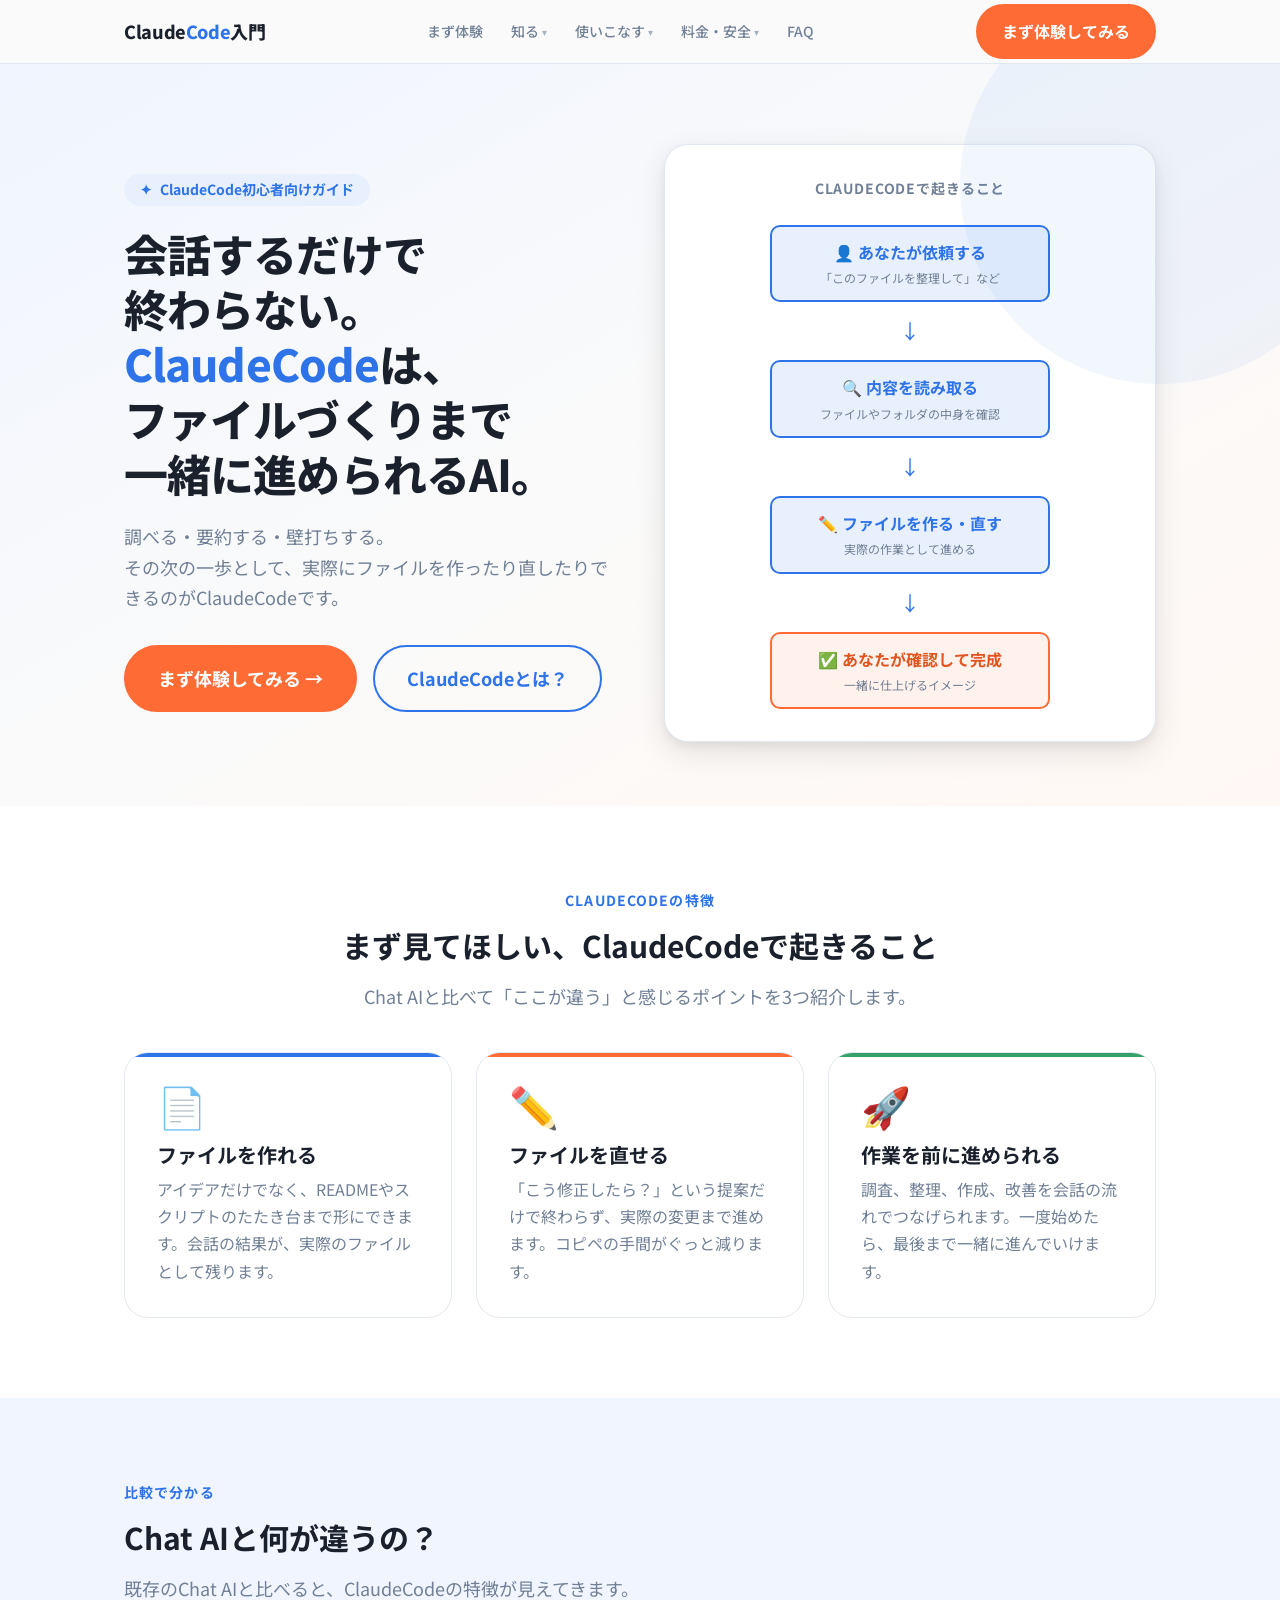
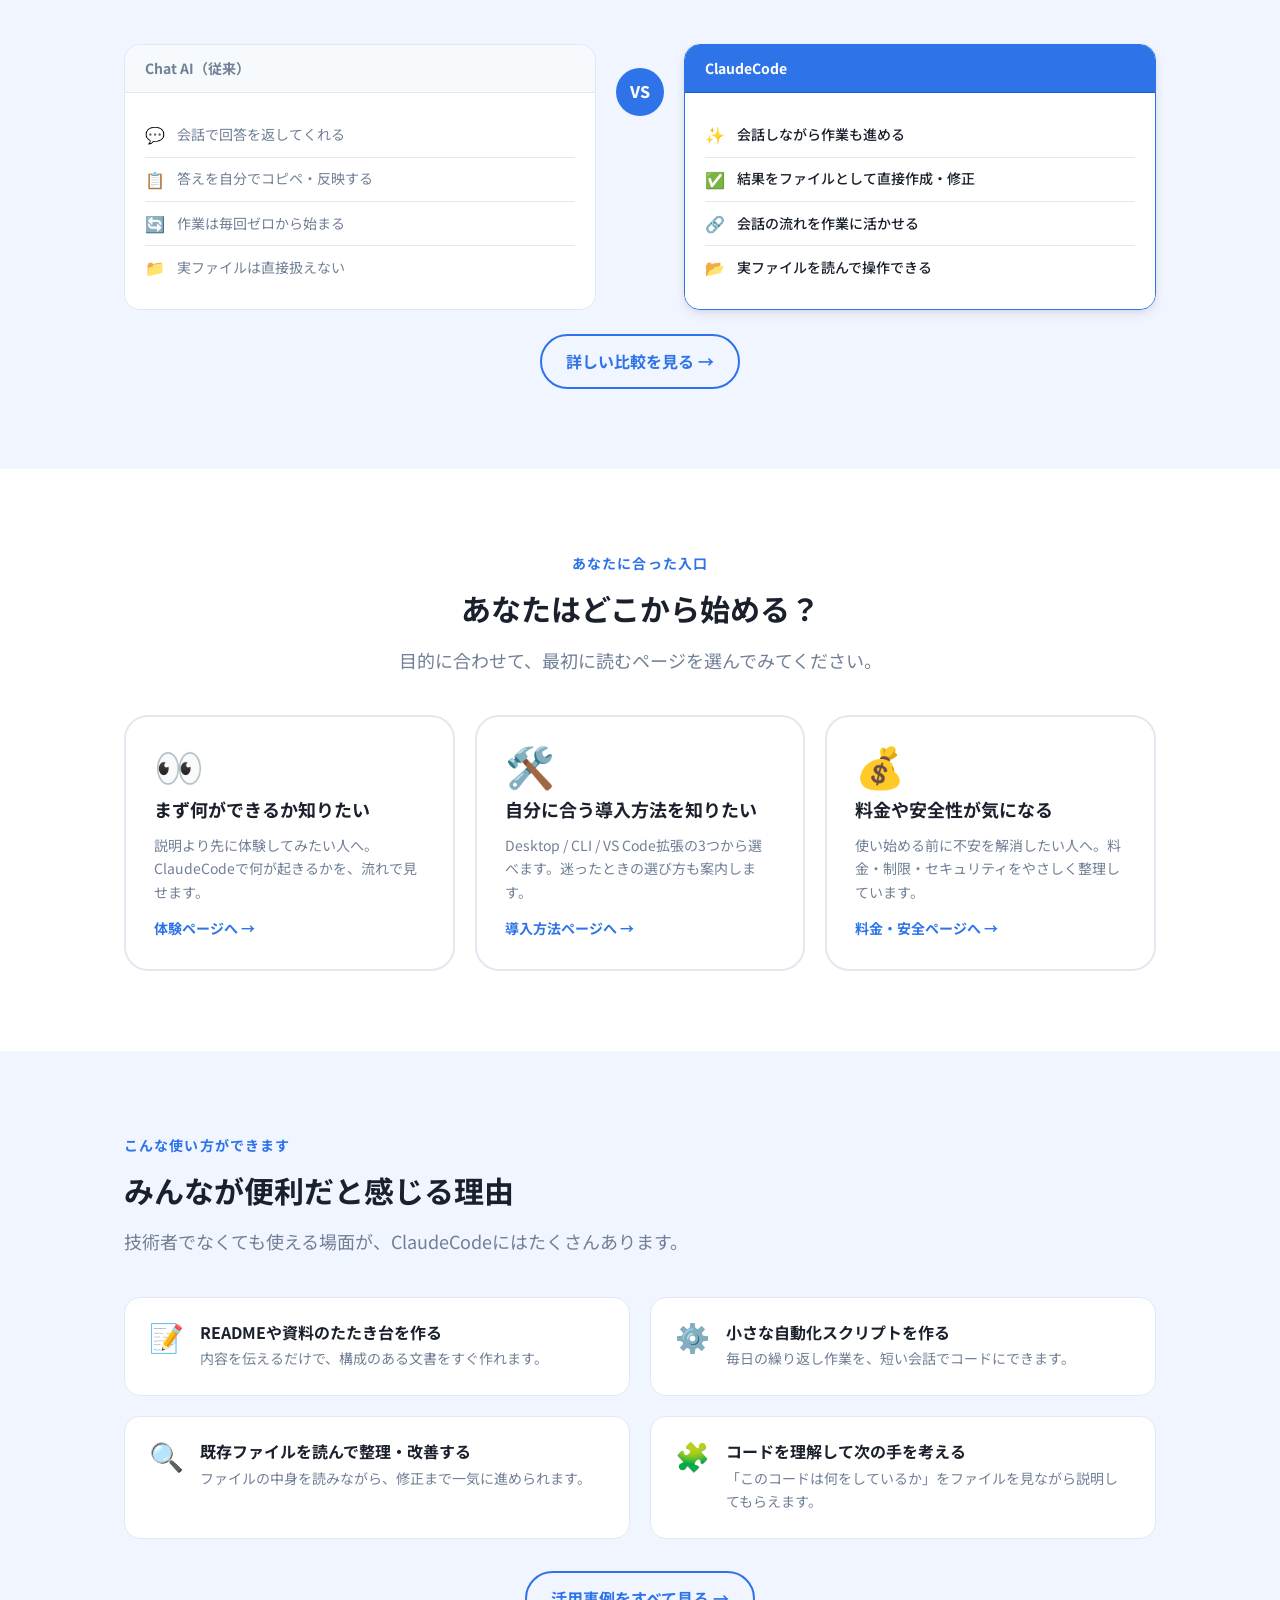
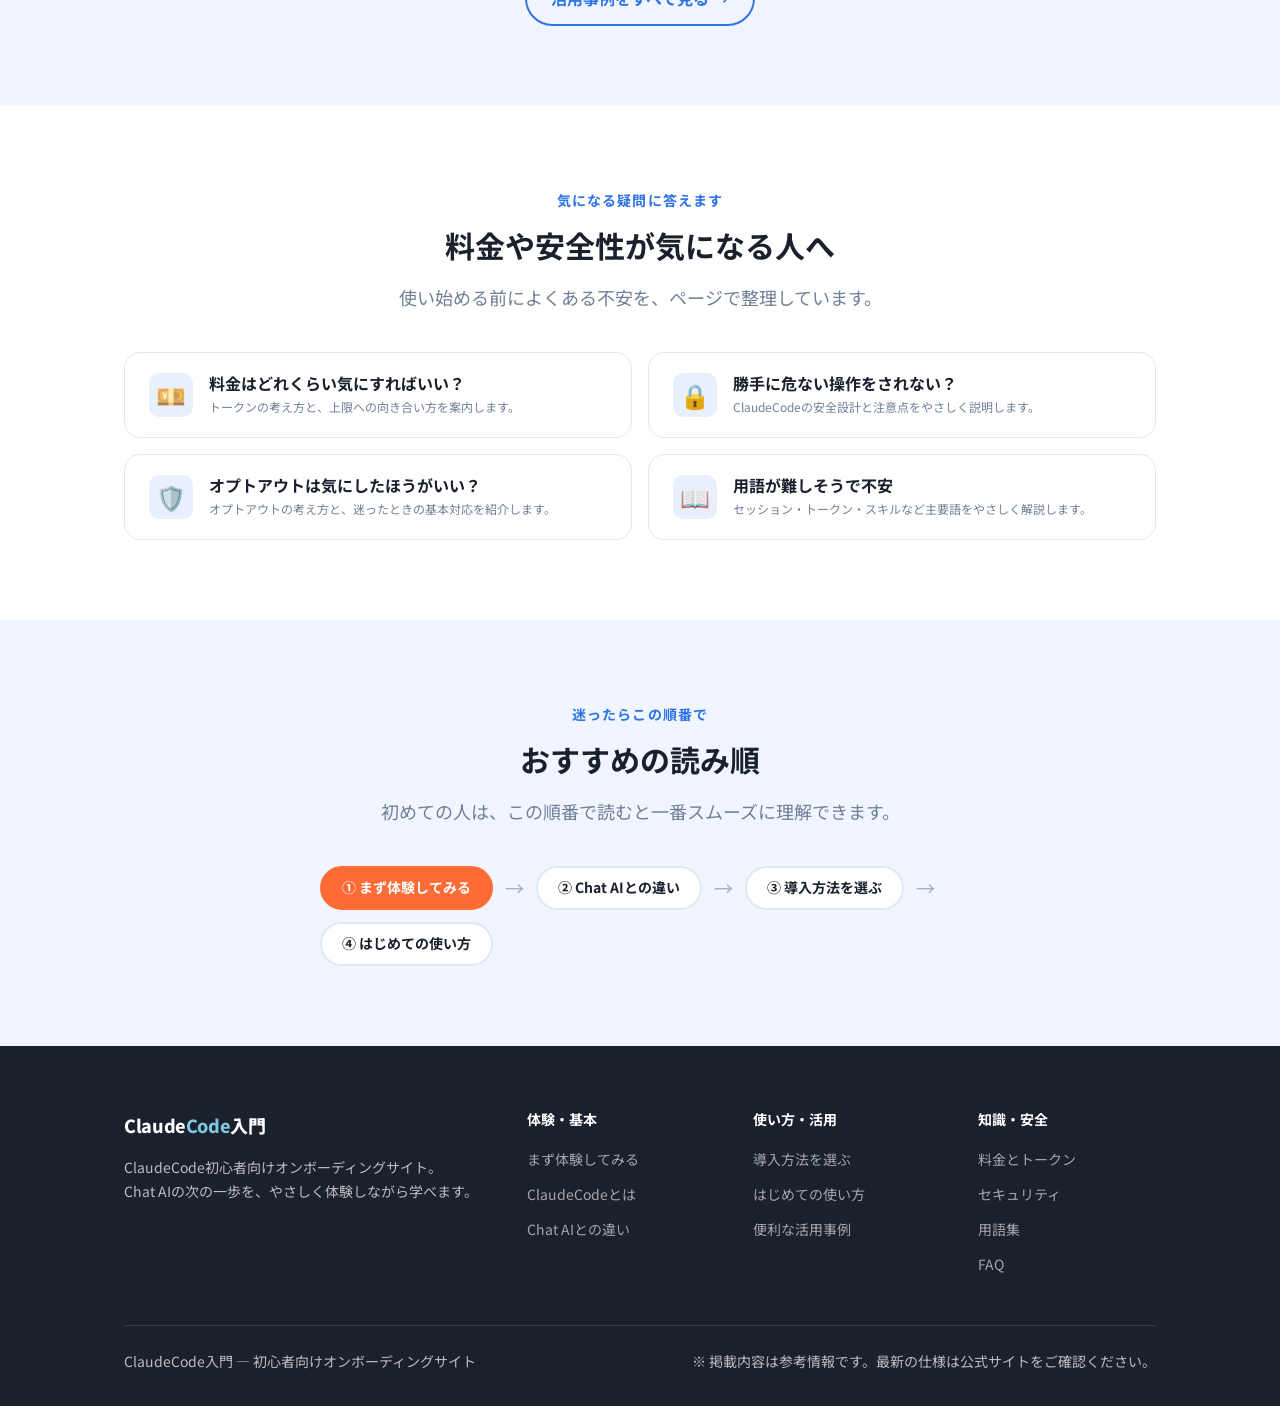
<file: index.html>
<!DOCTYPE html>
<html lang="ja">
<head>
  <meta charset="UTF-8">
  <meta name="viewport" content="width=device-width, initial-scale=1.0">
  <title>ClaudeCodeをやさしく始めよう</title>
  <meta name="description" content="ClaudeCode初心者向けオンボーディングサイト。Chat AIの次の一歩として、実際にファイルを作ったり直したりできるAIを、やさしく体験しながら学べます。">
  <link rel="preconnect" href="https://fonts.googleapis.com">
  <link rel="preconnect" href="https://fonts.gstatic.com" crossorigin>
  <link href="https://fonts.googleapis.com/css2?family=Noto+Sans+JP:wght@400;500;700;800&display=swap" rel="stylesheet">
  <link rel="stylesheet" href="css/variables.css">
  <link rel="stylesheet" href="css/base.css">
  <link rel="stylesheet" href="css/components.css">
  <style>
    /* ---------- Hero ---------- */
    .hero {
      background: linear-gradient(150deg, #f0f5ff 0%, #fafafa 50%, #fff8f4 100%);
      padding: var(--space-20) 0 var(--space-16);
      overflow: hidden;
      position: relative;
    }
    .hero::before {
      content: "";
      position: absolute;
      top: -80px;
      right: -80px;
      width: 400px;
      height: 400px;
      border-radius: 50%;
      background: rgba(46, 116, 232, 0.06);
      pointer-events: none;
    }
    .hero-inner {
      display: grid;
      grid-template-columns: 1fr 1fr;
      gap: var(--space-12);
      align-items: center;
    }
    .hero-eyebrow {
      display: inline-flex;
      align-items: center;
      gap: var(--space-2);
      background: var(--color-primary-light);
      color: var(--color-primary);
      border-radius: var(--radius-full);
      padding: var(--space-1) var(--space-4);
      font-size: var(--text-sm);
      font-weight: 700;
      margin-bottom: var(--space-5);
    }
    .hero-title {
      font-size: 2.75rem;
      font-weight: 800;
      line-height: 1.25;
      letter-spacing: -0.02em;
      margin-bottom: var(--space-5);
    }
    .hero-title .highlight {
      color: var(--color-primary);
      position: relative;
    }
    .hero-desc {
      font-size: var(--text-lg);
      color: var(--color-text-muted);
      line-height: var(--leading-normal);
      margin-bottom: var(--space-8);
    }
    .hero-ctas {
      display: flex;
      gap: var(--space-4);
      flex-wrap: wrap;
    }
    /* Hero diagram */
    .hero-diagram {
      background: #fff;
      border-radius: var(--radius-xl);
      padding: var(--space-8);
      box-shadow: var(--shadow-lg);
      border: 1px solid var(--color-border);
    }
    .hero-diagram__title {
      font-size: var(--text-sm);
      font-weight: 700;
      color: var(--color-text-muted);
      text-align: center;
      margin-bottom: var(--space-6);
      text-transform: uppercase;
      letter-spacing: 0.06em;
    }
    .hero-flow {
      display: flex;
      flex-direction: column;
      gap: var(--space-3);
      align-items: center;
    }
    .hero-flow__node {
      background: var(--color-primary-light);
      border: 2px solid var(--color-primary);
      border-radius: var(--radius-md);
      padding: var(--space-3) var(--space-6);
      width: 100%;
      max-width: 280px;
      text-align: center;
    }
    .hero-flow__node span {
      font-weight: 700;
      font-size: var(--text-base);
      color: var(--color-primary);
    }
    .hero-flow__node small {
      display: block;
      font-size: var(--text-xs);
      color: var(--color-text-muted);
      margin-top: 2px;
    }
    .hero-flow__arrow {
      color: var(--color-primary);
      font-size: 1.25rem;
    }
    .hero-flow__node--result {
      background: var(--color-accent-light);
      border-color: var(--color-accent);
    }
    .hero-flow__node--result span { color: var(--color-accent-dark); }

    @media (max-width: 768px) {
      .hero { padding: var(--space-12) 0; }
      .hero-inner {
        grid-template-columns: 1fr;
        gap: var(--space-8);
      }
      .hero-title { font-size: 2rem; }
      .hero-diagram { order: -1; }
    }

    /* ---------- Surprise section ---------- */
    .surprise-list {
      display: grid;
      grid-template-columns: repeat(3, 1fr);
      gap: var(--space-6);
    }
    .surprise-item {
      background: #fff;
      border-radius: var(--radius-xl);
      padding: var(--space-8);
      border: 1px solid var(--color-border);
      transition: all var(--transition-base);
      position: relative;
      overflow: hidden;
    }
    .surprise-item::after {
      content: "";
      position: absolute;
      top: 0;
      left: 0;
      right: 0;
      height: 4px;
      background: var(--color-primary);
    }
    .surprise-item:nth-child(2)::after { background: var(--color-accent); }
    .surprise-item:nth-child(3)::after { background: var(--color-success); }
    .surprise-item:hover { box-shadow: var(--shadow-md); transform: translateY(-3px); }
    .surprise-num {
      font-size: 2.5rem;
      line-height: 1;
      margin-bottom: var(--space-4);
    }
    .surprise-item h3 { font-size: var(--text-xl); margin-bottom: var(--space-2); }
    .surprise-item p { font-size: var(--text-base); color: var(--color-text-muted); margin: 0; }

    @media (max-width: 768px) {
      .surprise-list { grid-template-columns: 1fr; }
    }

    /* ---------- Mini comparison ---------- */
    .mini-compare {
      display: grid;
      grid-template-columns: 1fr auto 1fr;
      gap: var(--space-5);
      align-items: start;
    }
    .mini-compare__vs {
      display: flex;
      align-items: center;
      justify-content: center;
      width: 48px;
      height: 48px;
      background: var(--color-primary);
      color: #fff;
      border-radius: var(--radius-full);
      font-weight: 800;
      font-size: var(--text-base);
      flex-shrink: 0;
      margin-top: var(--space-6);
    }
    .mini-compare__panel {
      border-radius: var(--radius-lg);
      overflow: hidden;
      border: 1px solid var(--color-border);
    }
    .mini-compare__panel--claude {
      border-color: var(--color-primary);
      box-shadow: var(--shadow-md);
    }
    .mini-compare__header {
      padding: var(--space-3) var(--space-5);
      font-size: var(--text-sm);
      font-weight: 700;
    }
    .mini-compare__panel:not(.mini-compare__panel--claude) .mini-compare__header {
      background: #f7fafc;
      color: var(--color-text-muted);
      border-bottom: 1px solid var(--color-border);
    }
    .mini-compare__panel--claude .mini-compare__header {
      background: var(--color-primary);
      color: #fff;
      border-bottom: 1px solid var(--color-primary-dark);
    }
    .mini-compare__body {
      background: #fff;
      padding: var(--space-5);
    }
    .mini-compare__row {
      display: flex;
      align-items: center;
      gap: var(--space-3);
      padding: var(--space-2) 0;
      border-bottom: 1px solid var(--color-border);
      font-size: var(--text-sm);
    }
    .mini-compare__row:last-child { border-bottom: none; }
    .mini-compare__icon { font-size: 1rem; flex-shrink: 0; }
    .mini-compare__text { color: var(--color-text-muted); }
    .mini-compare__panel--claude .mini-compare__text {
      color: var(--color-text);
      font-weight: 500;
    }
    .mini-compare__detail-link {
      margin-top: var(--space-4);
      text-align: center;
    }
    @media (max-width: 640px) {
      .mini-compare {
        grid-template-columns: 1fr;
      }
      .mini-compare__vs { display: none; }
    }

    /* ---------- Path selection ---------- */
    .path-cards-home {
      display: grid;
      grid-template-columns: repeat(3, 1fr);
      gap: var(--space-5);
    }
    .path-card-home {
      background: #fff;
      border-radius: var(--radius-xl);
      padding: var(--space-7);
      border: 2px solid var(--color-border);
      text-decoration: none;
      color: var(--color-text);
      transition: all var(--transition-base);
      display: flex;
      flex-direction: column;
      gap: var(--space-3);
    }
    .path-card-home:hover {
      border-color: var(--color-primary);
      box-shadow: var(--shadow-md);
      transform: translateY(-3px);
      color: var(--color-text);
    }
    .path-card-home .icon { font-size: 2.5rem; line-height: 1; }
    .path-card-home h3 { font-size: var(--text-lg); }
    .path-card-home p {
      font-size: var(--text-sm);
      color: var(--color-text-muted);
      flex: 1;
      margin: 0;
    }
    .path-card-home .arrow {
      font-size: var(--text-sm);
      font-weight: 700;
      color: var(--color-primary);
    }
    @media (max-width: 768px) {
      .path-cards-home { grid-template-columns: 1fr; }
    }

    /* ---------- Use case preview ---------- */
    .usecase-preview {
      display: grid;
      grid-template-columns: repeat(2, 1fr);
      gap: var(--space-5);
    }
    .usecase-preview-card {
      background: #fff;
      border-radius: var(--radius-lg);
      padding: var(--space-6);
      border: 1px solid var(--color-border);
      transition: all var(--transition-base);
      text-decoration: none;
      color: var(--color-text);
      display: flex;
      gap: var(--space-4);
      align-items: flex-start;
    }
    .usecase-preview-card:hover {
      border-color: var(--color-primary);
      box-shadow: var(--shadow-md);
      color: var(--color-text);
    }
    .usecase-preview-card .icon {
      font-size: 1.75rem;
      line-height: 1;
      flex-shrink: 0;
    }
    .usecase-preview-card h4 {
      font-size: var(--text-base);
      margin-bottom: var(--space-1);
    }
    .usecase-preview-card p {
      font-size: var(--text-sm);
      color: var(--color-text-muted);
      margin: 0;
    }
    @media (max-width: 640px) {
      .usecase-preview { grid-template-columns: 1fr; }
    }

    /* ---------- Anxiety section ---------- */
    .anxiety-cards {
      display: grid;
      grid-template-columns: repeat(2, 1fr);
      gap: var(--space-4);
    }
    .anxiety-card {
      background: #fff;
      border-radius: var(--radius-lg);
      padding: var(--space-5) var(--space-6);
      border: 1px solid var(--color-border);
      display: flex;
      align-items: center;
      gap: var(--space-4);
      text-decoration: none;
      color: var(--color-text);
      transition: all var(--transition-base);
    }
    .anxiety-card:hover {
      border-color: var(--color-primary);
      box-shadow: var(--shadow-sm);
      color: var(--color-text);
    }
    .anxiety-card .icon {
      font-size: 1.5rem;
      flex-shrink: 0;
      width: 44px;
      height: 44px;
      background: var(--color-primary-light);
      border-radius: var(--radius-md);
      display: flex;
      align-items: center;
      justify-content: center;
    }
    .anxiety-card h4 {
      font-size: var(--text-base);
      margin-bottom: 2px;
    }
    .anxiety-card p {
      font-size: var(--text-xs);
      color: var(--color-text-muted);
      margin: 0;
    }
    @media (max-width: 640px) {
      .anxiety-cards { grid-template-columns: 1fr; }
    }

    /* ---------- Reading order ---------- */
    .reading-order {
      display: flex;
      flex-wrap: wrap;
      gap: var(--space-3);
      align-items: center;
    }
    .reading-step {
      display: flex;
      align-items: center;
      gap: var(--space-3);
    }
    .reading-step a {
      background: #fff;
      border: 2px solid var(--color-border);
      border-radius: var(--radius-full);
      padding: var(--space-2) var(--space-5);
      font-size: var(--text-sm);
      font-weight: 700;
      color: var(--color-text);
      text-decoration: none;
      transition: all var(--transition-fast);
    }
    .reading-step a:hover {
      border-color: var(--color-primary);
      color: var(--color-primary);
    }
    .reading-step a.primary {
      border-color: var(--color-accent);
      background: var(--color-accent);
      color: #fff;
    }
    .reading-step a.primary:hover {
      background: var(--color-accent-dark);
      border-color: var(--color-accent-dark);
      color: #fff;
    }
    .reading-arrow {
      color: var(--color-text-light);
      font-size: 1.2rem;
    }
    @media (max-width: 640px) {
      .reading-order { flex-direction: column; align-items: flex-start; }
      .reading-arrow { transform: rotate(90deg); }
    }
  </style>
</head>
<body>

<!-- ===== HEADER ===== -->
<header class="site-header">
  <div class="container">
    <a href="index.html" class="site-logo">Claude<span>Code</span>入門</a>
    <nav class="site-nav" aria-label="メインナビゲーション">
      <a href="experience.html">まず体験</a>
      <div class="nav-dropdown">
        <button class="nav-dropdown__trigger" aria-haspopup="true" aria-expanded="false">知る <span class="arrow" aria-hidden="true">▾</span></button>
        <div class="nav-dropdown__menu">
          <a href="what-is-claudecode.html">ClaudeCodeとは</a>
          <a href="vs-chat-ai.html">Chat AIとの違い</a>
        </div>
      </div>
      <div class="nav-dropdown">
        <button class="nav-dropdown__trigger" aria-haspopup="true" aria-expanded="false">使いこなす <span class="arrow" aria-hidden="true">▾</span></button>
        <div class="nav-dropdown__menu">
          <a href="getting-started.html">導入方法を選ぶ</a>
          <a href="first-steps.html">はじめての使い方</a>
          <a href="use-cases.html">便利な活用事例</a>
          <a href="session-memory.html">セッション・記憶・ルール</a>
        </div>
      </div>
      <div class="nav-dropdown">
        <button class="nav-dropdown__trigger" aria-haspopup="true" aria-expanded="false">料金・安全 <span class="arrow" aria-hidden="true">▾</span></button>
        <div class="nav-dropdown__menu">
          <a href="pricing.html">料金とトークン</a>
          <a href="models.html">モデルの使い分け</a>
          <a href="security.html">セキュリティ・オプトアウト</a>
        </div>
      </div>
      <a href="faq.html">FAQ</a>
    </nav>
    <div class="header-cta">
      <a href="experience.html" class="btn btn--primary">まず体験してみる</a>
    </div>
    <button class="hamburger" aria-label="メニューを開く" aria-expanded="false">
      <span></span><span></span><span></span>
    </button>
  </div>
</header>

<!-- ===== HERO ===== -->
<section class="hero">
  <div class="container">
    <div class="hero-inner">
      <div class="hero-text">
        <div class="hero-eyebrow">
          <span>✦</span> ClaudeCode初心者向けガイド
        </div>
        <h1 class="hero-title">
          会話するだけで<br>終わらない。<br>
          <span class="highlight">ClaudeCode</span>は、<br>ファイルづくりまで<br>一緒に進められるAI。
        </h1>
        <p class="hero-desc">
          調べる・要約する・壁打ちする。<br>
          その次の一歩として、実際にファイルを作ったり直したりできるのがClaudeCodeです。
        </p>
        <div class="hero-ctas">
          <a href="experience.html" class="btn btn--primary btn--lg">まず体験してみる →</a>
          <a href="what-is-claudecode.html" class="btn btn--secondary btn--lg">ClaudeCodeとは？</a>
        </div>
      </div>

      <div class="hero-diagram" aria-label="ClaudeCodeの動作イメージ図">
        <p class="hero-diagram__title">ClaudeCodeで起きること</p>
        <div class="hero-flow">
          <div class="hero-flow__node">
            <span>👤 あなたが依頼する</span>
            <small>「このファイルを整理して」など</small>
          </div>
          <div class="hero-flow__arrow" aria-hidden="true">↓</div>
          <div class="hero-flow__node">
            <span>🔍 内容を読み取る</span>
            <small>ファイルやフォルダの中身を確認</small>
          </div>
          <div class="hero-flow__arrow" aria-hidden="true">↓</div>
          <div class="hero-flow__node">
            <span>✏️ ファイルを作る・直す</span>
            <small>実際の作業として進める</small>
          </div>
          <div class="hero-flow__arrow" aria-hidden="true">↓</div>
          <div class="hero-flow__node hero-flow__node--result">
            <span>✅ あなたが確認して完成</span>
            <small>一緒に仕上げるイメージ</small>
          </div>
        </div>
      </div>
    </div>
  </div>
</section>

<!-- ===== 3つの驚き ===== -->
<section class="section section--white">
  <div class="container">
    <div class="section-header--center">
      <p class="section-label">ClaudeCodeの特徴</p>
      <h2 class="section-title">まず見てほしい、ClaudeCodeで起きること</h2>
      <p class="section-lead">Chat AIと比べて「ここが違う」と感じるポイントを3つ紹介します。</p>
    </div>
    <div class="surprise-list">
      <div class="surprise-item">
        <div class="surprise-num" aria-hidden="true">📄</div>
        <h3>ファイルを作れる</h3>
        <p>アイデアだけでなく、READMEやスクリプトのたたき台まで形にできます。会話の結果が、実際のファイルとして残ります。</p>
      </div>
      <div class="surprise-item">
        <div class="surprise-num" aria-hidden="true">✏️</div>
        <h3>ファイルを直せる</h3>
        <p>「こう修正したら？」という提案だけで終わらず、実際の変更まで進めます。コピペの手間がぐっと減ります。</p>
      </div>
      <div class="surprise-item">
        <div class="surprise-num" aria-hidden="true">🚀</div>
        <h3>作業を前に進められる</h3>
        <p>調査、整理、作成、改善を会話の流れでつなげられます。一度始めたら、最後まで一緒に進んでいけます。</p>
      </div>
    </div>
  </div>
</section>

<!-- ===== Chat AIとの違いミニ比較 ===== -->
<section class="section section--light">
  <div class="container">
    <div class="section-header">
      <p class="section-label">比較で分かる</p>
      <h2 class="section-title">Chat AIと何が違うの？</h2>
      <p class="section-lead">既存のChat AIと比べると、ClaudeCodeの特徴が見えてきます。</p>
    </div>
    <div class="mini-compare">
      <div class="mini-compare__panel">
        <div class="mini-compare__header">Chat AI（従来）</div>
        <div class="mini-compare__body">
          <div class="mini-compare__row">
            <span class="mini-compare__icon">💬</span>
            <span class="mini-compare__text">会話で回答を返してくれる</span>
          </div>
          <div class="mini-compare__row">
            <span class="mini-compare__icon">📋</span>
            <span class="mini-compare__text">答えを自分でコピペ・反映する</span>
          </div>
          <div class="mini-compare__row">
            <span class="mini-compare__icon">🔄</span>
            <span class="mini-compare__text">作業は毎回ゼロから始まる</span>
          </div>
          <div class="mini-compare__row">
            <span class="mini-compare__icon">📁</span>
            <span class="mini-compare__text">実ファイルは直接扱えない</span>
          </div>
        </div>
      </div>
      <div class="mini-compare__vs" aria-hidden="true">VS</div>
      <div class="mini-compare__panel mini-compare__panel--claude">
        <div class="mini-compare__header">ClaudeCode</div>
        <div class="mini-compare__body">
          <div class="mini-compare__row">
            <span class="mini-compare__icon">✨</span>
            <span class="mini-compare__text">会話しながら作業も進める</span>
          </div>
          <div class="mini-compare__row">
            <span class="mini-compare__icon">✅</span>
            <span class="mini-compare__text">結果をファイルとして直接作成・修正</span>
          </div>
          <div class="mini-compare__row">
            <span class="mini-compare__icon">🔗</span>
            <span class="mini-compare__text">会話の流れを作業に活かせる</span>
          </div>
          <div class="mini-compare__row">
            <span class="mini-compare__icon">📂</span>
            <span class="mini-compare__text">実ファイルを読んで操作できる</span>
          </div>
        </div>
      </div>
    </div>
    <div class="mini-compare__detail-link" style="margin-top: var(--space-6); text-align: center;">
      <a href="vs-chat-ai.html" class="btn btn--secondary">詳しい比較を見る →</a>
    </div>
  </div>
</section>

<!-- ===== あなたはどこから始める？ ===== -->
<section class="section section--white">
  <div class="container">
    <div class="section-header--center">
      <p class="section-label">あなたに合った入口</p>
      <h2 class="section-title">あなたはどこから始める？</h2>
      <p class="section-lead">目的に合わせて、最初に読むページを選んでみてください。</p>
    </div>
    <div class="path-cards-home">
      <a href="experience.html" class="path-card-home">
        <div class="icon" aria-hidden="true">👀</div>
        <h3>まず何ができるか知りたい</h3>
        <p>説明より先に体験してみたい人へ。ClaudeCodeで何が起きるかを、流れで見せます。</p>
        <span class="arrow">体験ページへ →</span>
      </a>
      <a href="getting-started.html" class="path-card-home">
        <div class="icon" aria-hidden="true">🛠️</div>
        <h3>自分に合う導入方法を知りたい</h3>
        <p>Desktop / CLI / VS Code拡張の3つから選べます。迷ったときの選び方も案内します。</p>
        <span class="arrow">導入方法ページへ →</span>
      </a>
      <a href="pricing.html" class="path-card-home">
        <div class="icon" aria-hidden="true">💰</div>
        <h3>料金や安全性が気になる</h3>
        <p>使い始める前に不安を解消したい人へ。料金・制限・セキュリティをやさしく整理しています。</p>
        <span class="arrow">料金・安全ページへ →</span>
      </a>
    </div>
  </div>
</section>

<!-- ===== 便利な活用例プレビュー ===== -->
<section class="section section--light">
  <div class="container">
    <div class="section-header">
      <p class="section-label">こんな使い方ができます</p>
      <h2 class="section-title">みんなが便利だと感じる理由</h2>
      <p class="section-lead">技術者でなくても使える場面が、ClaudeCodeにはたくさんあります。</p>
    </div>
    <div class="usecase-preview">
      <a href="use-cases.html" class="usecase-preview-card">
        <div class="icon" aria-hidden="true">📝</div>
        <div>
          <h4>READMEや資料のたたき台を作る</h4>
          <p>内容を伝えるだけで、構成のある文書をすぐ作れます。</p>
        </div>
      </a>
      <a href="use-cases.html" class="usecase-preview-card">
        <div class="icon" aria-hidden="true">⚙️</div>
        <div>
          <h4>小さな自動化スクリプトを作る</h4>
          <p>毎日の繰り返し作業を、短い会話でコードにできます。</p>
        </div>
      </a>
      <a href="use-cases.html" class="usecase-preview-card">
        <div class="icon" aria-hidden="true">🔍</div>
        <div>
          <h4>既存ファイルを読んで整理・改善する</h4>
          <p>ファイルの中身を読みながら、修正まで一気に進められます。</p>
        </div>
      </a>
      <a href="use-cases.html" class="usecase-preview-card">
        <div class="icon" aria-hidden="true">🧩</div>
        <div>
          <h4>コードを理解して次の手を考える</h4>
          <p>「このコードは何をしているか」をファイルを見ながら説明してもらえます。</p>
        </div>
      </a>
    </div>
    <div style="text-align: center; margin-top: var(--space-8);">
      <a href="use-cases.html" class="btn btn--secondary">活用事例をすべて見る →</a>
    </div>
  </div>
</section>

<!-- ===== 不安を下げる導線 ===== -->
<section class="section section--white">
  <div class="container">
    <div class="section-header--center">
      <p class="section-label">気になる疑問に答えます</p>
      <h2 class="section-title">料金や安全性が気になる人へ</h2>
      <p class="section-lead">使い始める前によくある不安を、ページで整理しています。</p>
    </div>
    <div class="anxiety-cards">
      <a href="pricing.html" class="anxiety-card">
        <div class="icon" aria-hidden="true">💴</div>
        <div>
          <h4>料金はどれくらい気にすればいい？</h4>
          <p>トークンの考え方と、上限への向き合い方を案内します。</p>
        </div>
      </a>
      <a href="security.html" class="anxiety-card">
        <div class="icon" aria-hidden="true">🔒</div>
        <div>
          <h4>勝手に危ない操作をされない？</h4>
          <p>ClaudeCodeの安全設計と注意点をやさしく説明します。</p>
        </div>
      </a>
      <a href="security.html#optout" class="anxiety-card">
        <div class="icon" aria-hidden="true">🛡️</div>
        <div>
          <h4>オプトアウトは気にしたほうがいい？</h4>
          <p>オプトアウトの考え方と、迷ったときの基本対応を紹介します。</p>
        </div>
      </a>
      <a href="glossary.html" class="anxiety-card">
        <div class="icon" aria-hidden="true">📖</div>
        <div>
          <h4>用語が難しそうで不安</h4>
          <p>セッション・トークン・スキルなど主要語をやさしく解説します。</p>
        </div>
      </a>
    </div>
  </div>
</section>

<!-- ===== おすすめの読み順 ===== -->
<section class="section section--light">
  <div class="container">
    <div class="section-header--center">
      <p class="section-label">迷ったらこの順番で</p>
      <h2 class="section-title">おすすめの読み順</h2>
      <p class="section-lead">初めての人は、この順番で読むと一番スムーズに理解できます。</p>
    </div>
    <div style="max-width: 640px; margin: 0 auto;">
      <div class="reading-order">
        <div class="reading-step">
          <a href="experience.html" class="primary">① まず体験してみる</a>
        </div>
        <span class="reading-arrow" aria-hidden="true">→</span>
        <div class="reading-step">
          <a href="vs-chat-ai.html">② Chat AIとの違い</a>
        </div>
        <span class="reading-arrow" aria-hidden="true">→</span>
        <div class="reading-step">
          <a href="getting-started.html">③ 導入方法を選ぶ</a>
        </div>
        <span class="reading-arrow" aria-hidden="true">→</span>
        <div class="reading-step">
          <a href="first-steps.html">④ はじめての使い方</a>
        </div>
      </div>
    </div>
  </div>
</section>

<!-- ===== FOOTER ===== -->
<footer class="site-footer">
  <div class="container">
    <div class="footer-grid">
      <div class="footer-brand">
        <a href="index.html" class="site-logo">Claude<span style="color: #7ec8e3;">Code</span>入門</a>
        <p>ClaudeCode初心者向けオンボーディングサイト。<br>Chat AIの次の一歩を、やさしく体験しながら学べます。</p>
      </div>
      <div class="footer-nav">
        <h4>体験・基本</h4>
        <ul>
          <li><a href="experience.html">まず体験してみる</a></li>
          <li><a href="what-is-claudecode.html">ClaudeCodeとは</a></li>
          <li><a href="vs-chat-ai.html">Chat AIとの違い</a></li>
        </ul>
      </div>
      <div class="footer-nav">
        <h4>使い方・活用</h4>
        <ul>
          <li><a href="getting-started.html">導入方法を選ぶ</a></li>
          <li><a href="first-steps.html">はじめての使い方</a></li>
          <li><a href="use-cases.html">便利な活用事例</a></li>
        </ul>
      </div>
      <div class="footer-nav">
        <h4>知識・安全</h4>
        <ul>
          <li><a href="pricing.html">料金とトークン</a></li>
          <li><a href="security.html">セキュリティ</a></li>
          <li><a href="glossary.html">用語集</a></li>
          <li><a href="faq.html">FAQ</a></li>
        </ul>
      </div>
    </div>
    <div class="footer-bottom">
      <span>ClaudeCode入門 — 初心者向けオンボーディングサイト</span>
      <span>※ 掲載内容は参考情報です。最新の仕様は公式サイトをご確認ください。</span>
    </div>
  </div>
</footer>

<script src="js/main.js"></script>
</body>
</html>
</file>
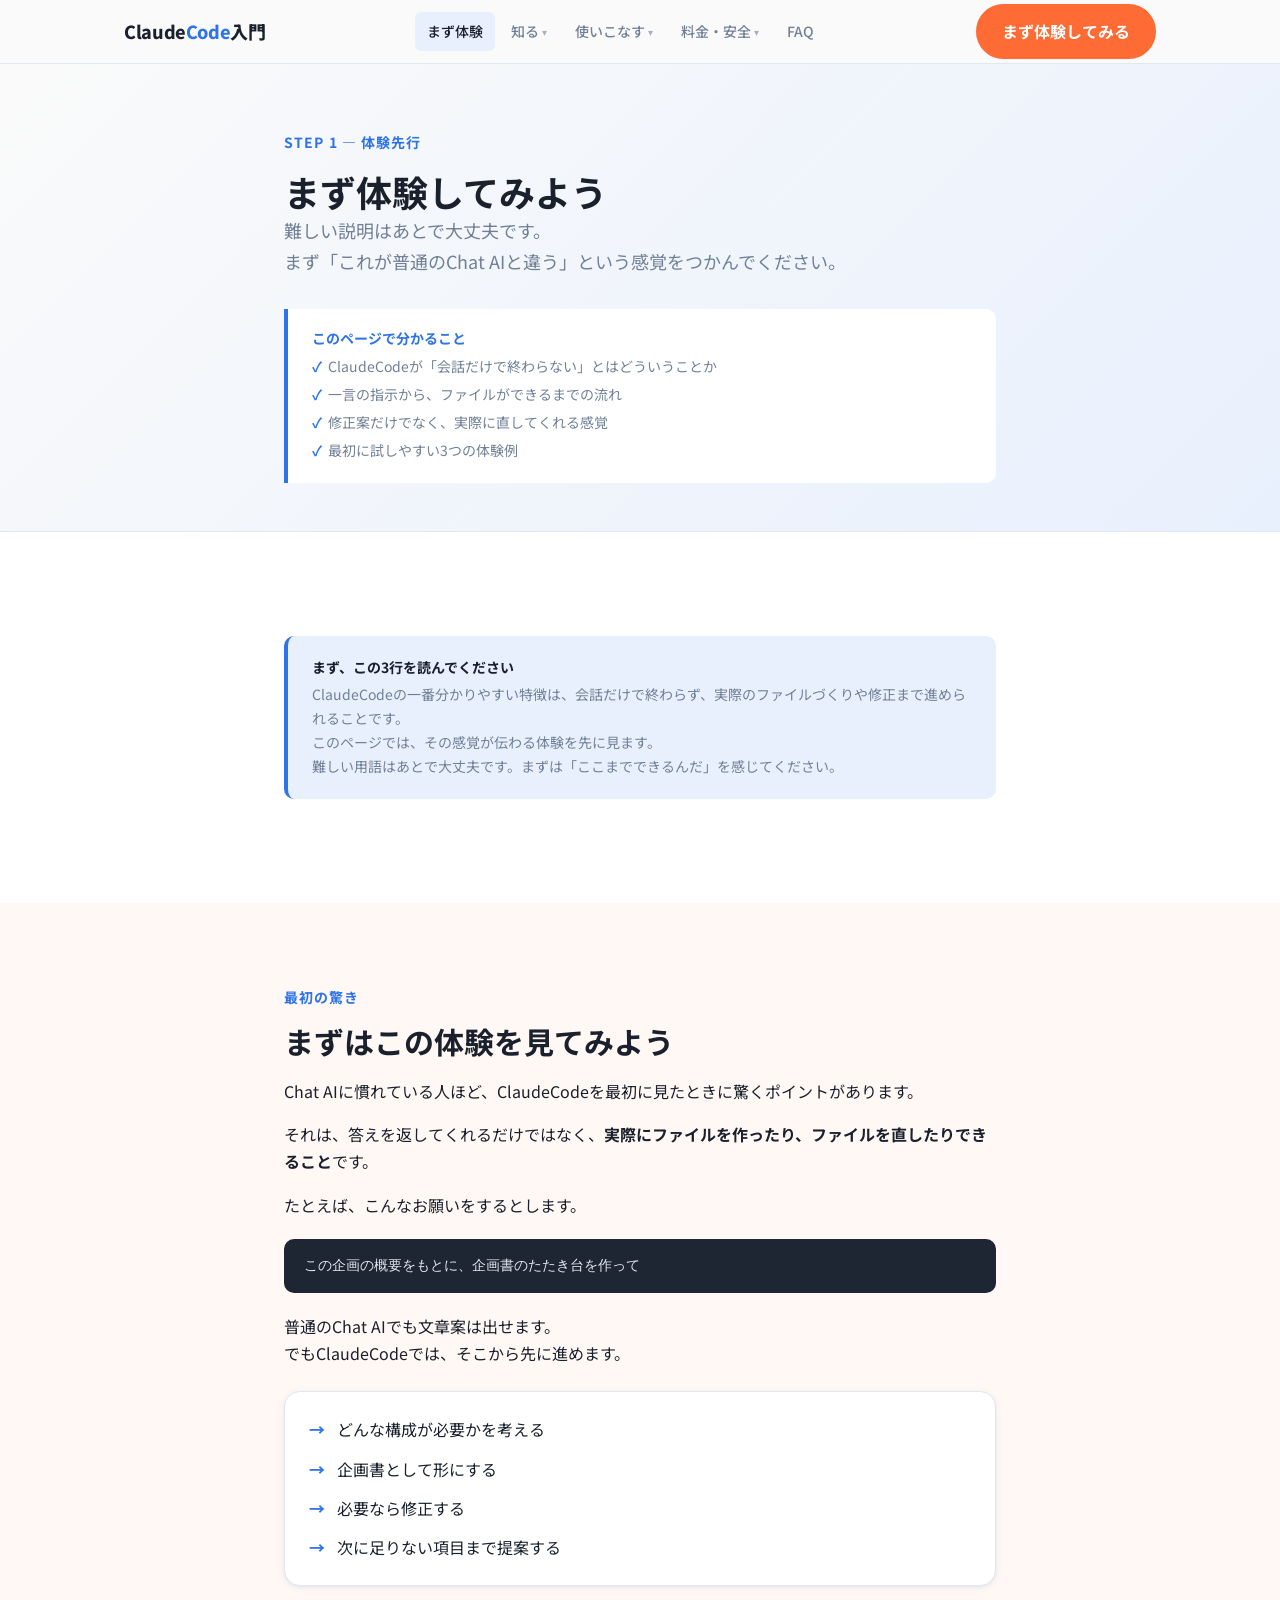
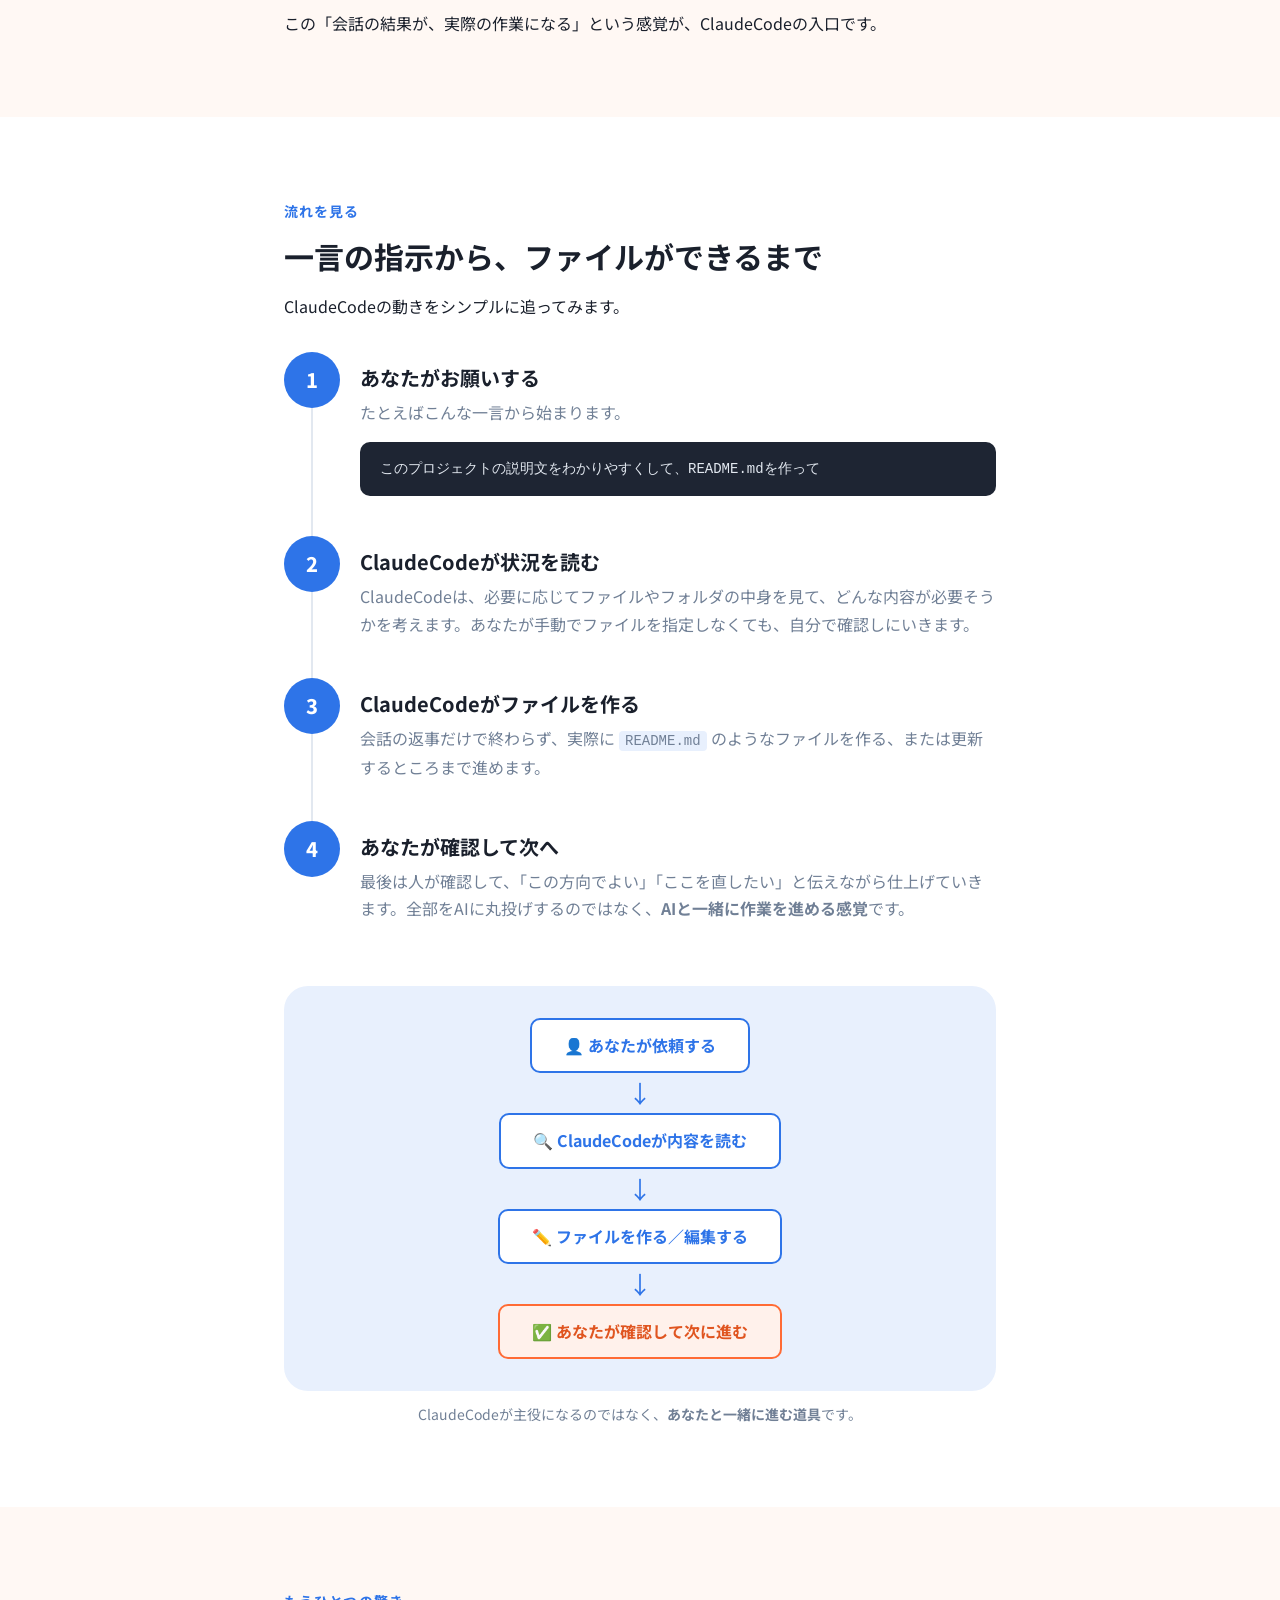
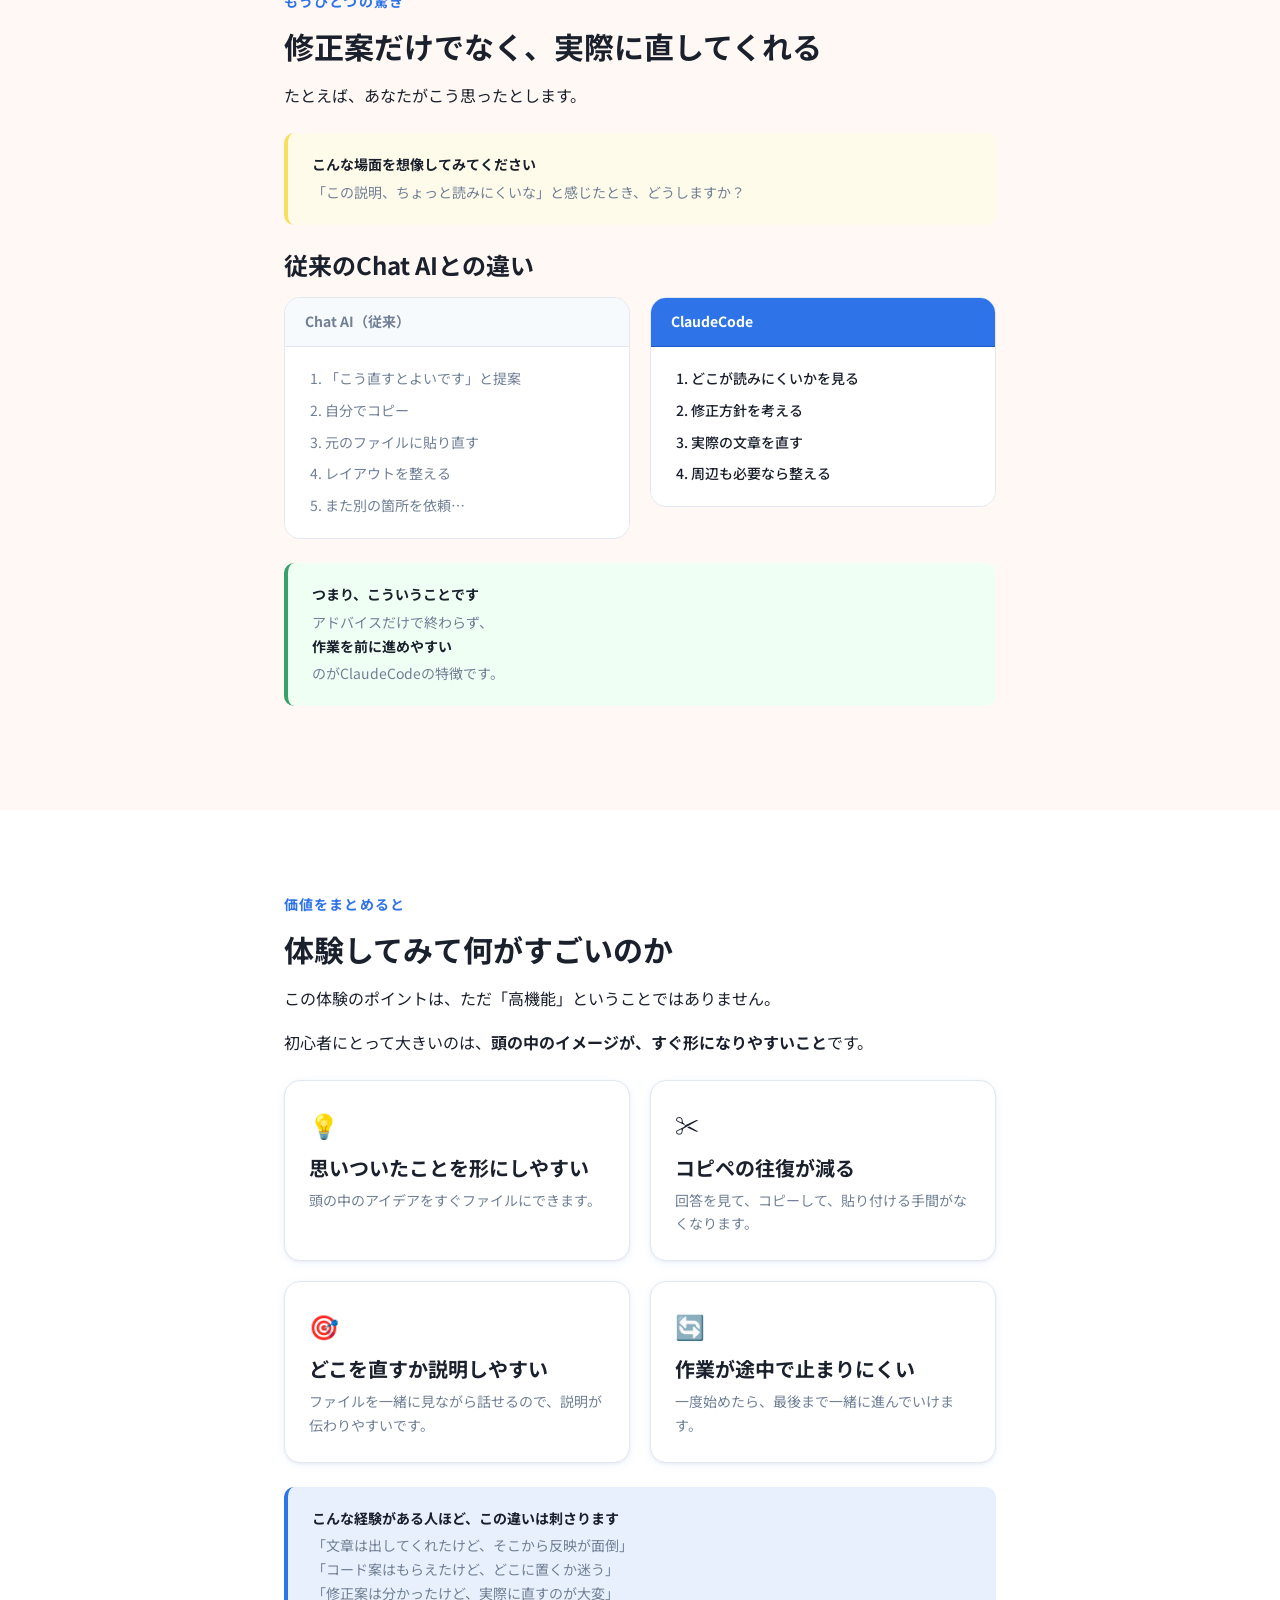
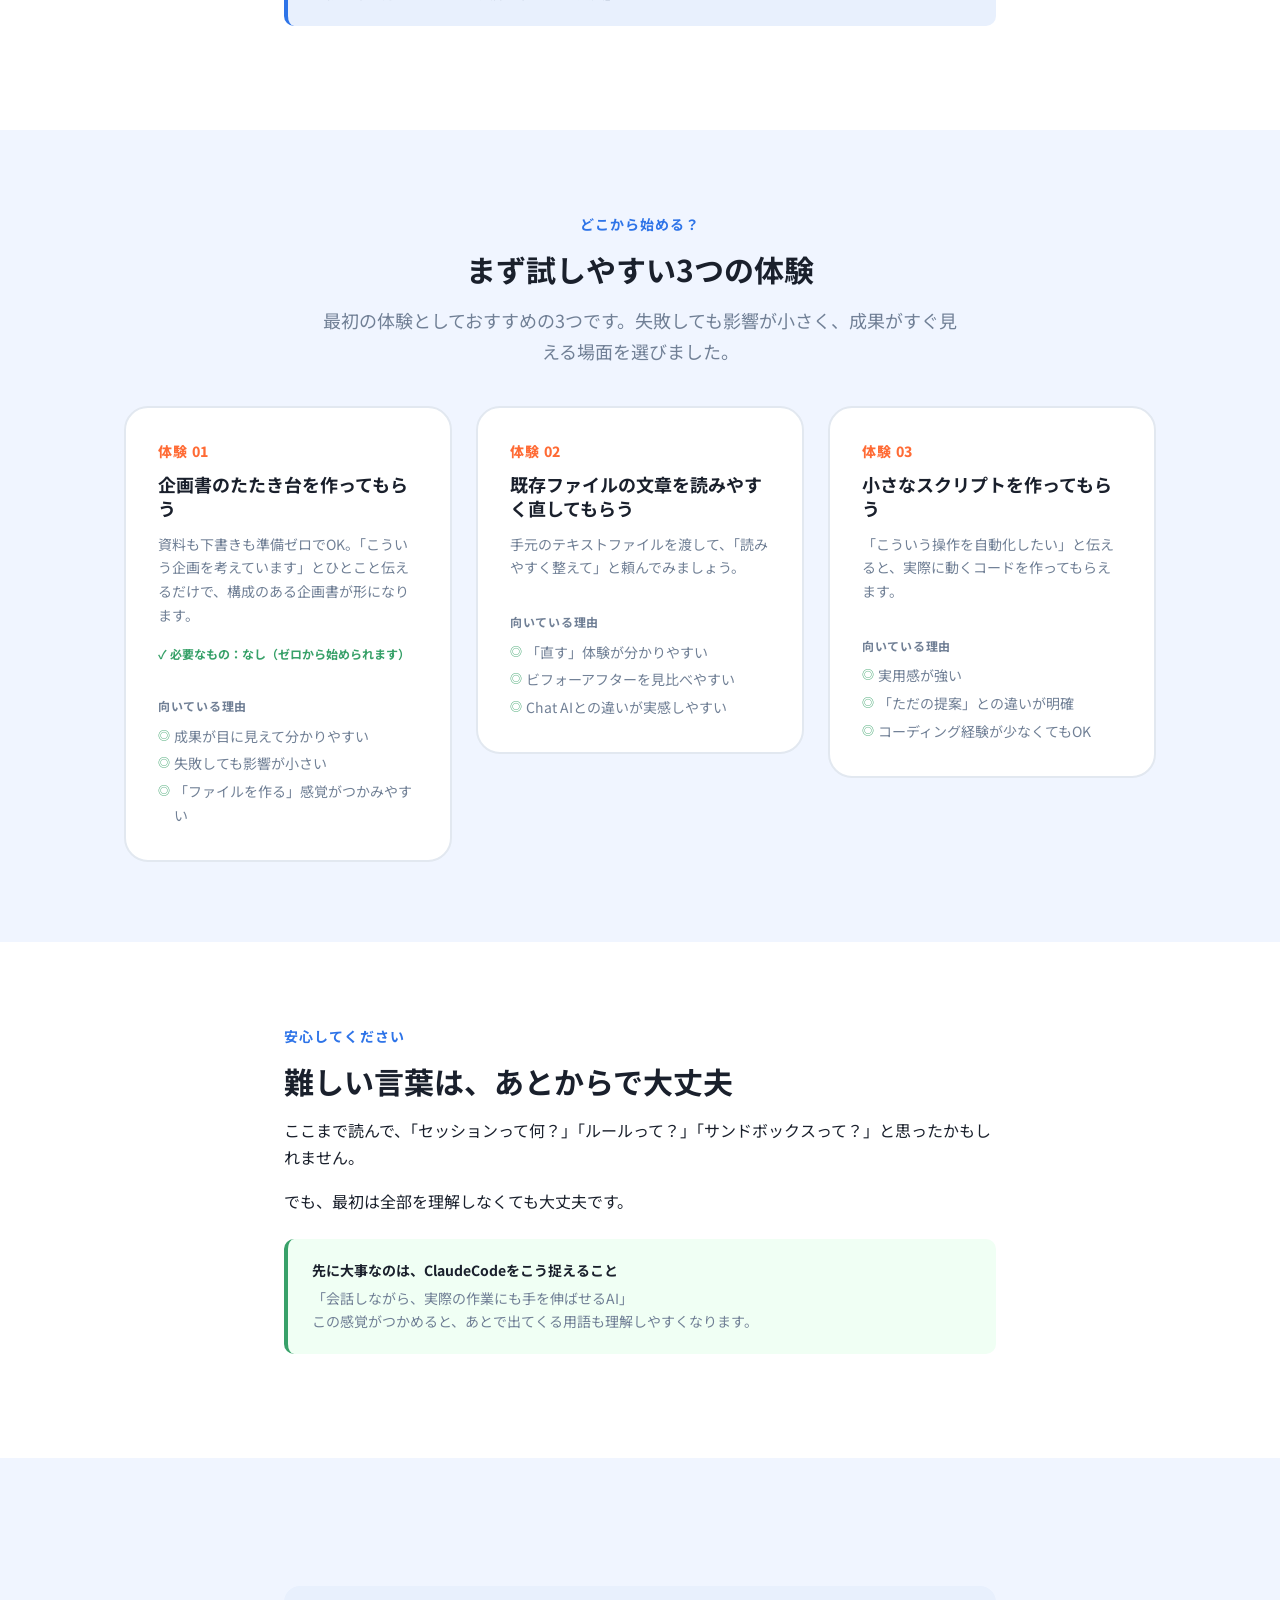
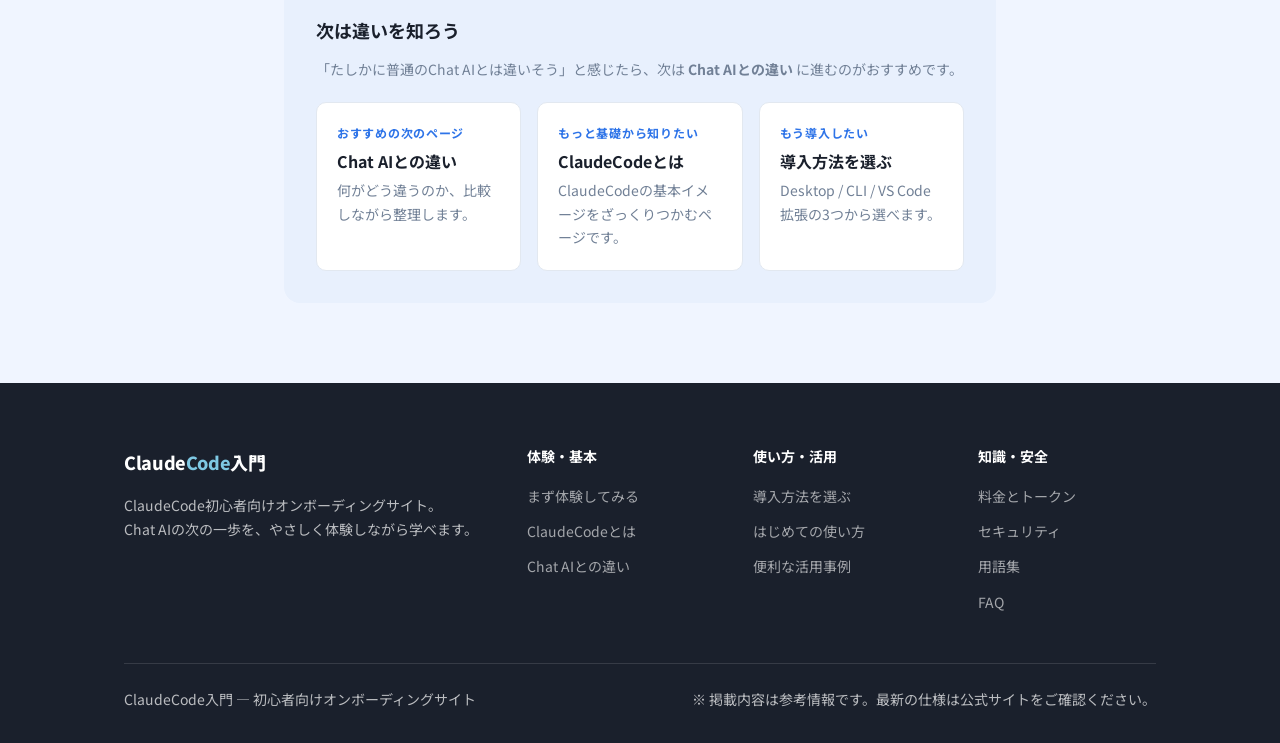
<file: experience.html>
<!DOCTYPE html>
<html lang="ja">
<head>
  <meta charset="UTF-8">
  <meta name="viewport" content="width=device-width, initial-scale=1.0">
  <title>まず体験してみる — ClaudeCode入門</title>
  <meta name="description" content="ClaudeCodeがファイルを作る・編集する体験を先に見てみましょう。難しい説明より先に、驚きを感じてください。">
  <link rel="preconnect" href="https://fonts.googleapis.com">
  <link rel="preconnect" href="https://fonts.gstatic.com" crossorigin>
  <link href="https://fonts.googleapis.com/css2?family=Noto+Sans+JP:wght@400;500;700;800&display=swap" rel="stylesheet">
  <link rel="stylesheet" href="css/variables.css">
  <link rel="stylesheet" href="css/base.css">
  <link rel="stylesheet" href="css/components.css">
  <style>
    .try-3-cards {
      display: grid;
      grid-template-columns: repeat(3, 1fr);
      gap: var(--space-6);
      align-items: start;
    }
    .try-card {
      display: flex;
      flex-direction: column;
      background: #fff;
      border-radius: var(--radius-xl);
      padding: var(--space-8);
      border: 2px solid var(--color-border);
      transition: all var(--transition-base);
    }
    .try-card:hover {
      border-color: var(--color-accent);
      box-shadow: var(--shadow-md);
      transform: translateY(-3px);
    }
    .try-card .num {
      font-size: var(--text-sm);
      font-weight: 800;
      color: var(--color-accent);
      margin-bottom: var(--space-2);
      letter-spacing: 0.06em;
    }
    .try-card h3 { font-size: var(--text-lg); margin-bottom: var(--space-3); }
    .try-card .reason-label {
      font-size: var(--text-xs);
      font-weight: 700;
      color: var(--color-text-muted);
      text-transform: uppercase;
      letter-spacing: 0.06em;
      margin-bottom: var(--space-2);
      margin-top: var(--space-4);
    }
    .try-card ul {
      list-style: none;
      display: flex;
      flex-direction: column;
      gap: var(--space-1);
    }
    .try-card li {
      font-size: var(--text-sm);
      color: var(--color-text-muted);
      padding-left: var(--space-4);
      position: relative;
    }
    .try-card li::before {
      content: "◎";
      position: absolute;
      left: 0;
      color: var(--color-success);
      font-size: var(--text-xs);
    }
    @media (max-width: 768px) {
      .try-3-cards { grid-template-columns: 1fr; }
    }
  </style>
</head>
<body>

<!-- HEADER -->
<header class="site-header">
  <div class="container">
    <a href="index.html" class="site-logo">Claude<span>Code</span>入門</a>
    <nav class="site-nav" aria-label="メインナビゲーション">
      <a href="experience.html">まず体験</a>
      <div class="nav-dropdown">
        <button class="nav-dropdown__trigger" aria-haspopup="true" aria-expanded="false">知る <span class="arrow" aria-hidden="true">▾</span></button>
        <div class="nav-dropdown__menu">
          <a href="what-is-claudecode.html">ClaudeCodeとは</a>
          <a href="vs-chat-ai.html">Chat AIとの違い</a>
        </div>
      </div>
      <div class="nav-dropdown">
        <button class="nav-dropdown__trigger" aria-haspopup="true" aria-expanded="false">使いこなす <span class="arrow" aria-hidden="true">▾</span></button>
        <div class="nav-dropdown__menu">
          <a href="getting-started.html">導入方法を選ぶ</a>
          <a href="first-steps.html">はじめての使い方</a>
          <a href="use-cases.html">便利な活用事例</a>
          <a href="session-memory.html">セッション・記憶・ルール</a>
        </div>
      </div>
      <div class="nav-dropdown">
        <button class="nav-dropdown__trigger" aria-haspopup="true" aria-expanded="false">料金・安全 <span class="arrow" aria-hidden="true">▾</span></button>
        <div class="nav-dropdown__menu">
          <a href="pricing.html">料金とトークン</a>
          <a href="models.html">モデルの使い分け</a>
          <a href="security.html">セキュリティ・オプトアウト</a>
        </div>
      </div>
      <a href="faq.html">FAQ</a>
    </nav>
    <div class="header-cta">
      <a href="experience.html" class="btn btn--primary">まず体験してみる</a>
    </div>
    <button class="hamburger" aria-label="メニューを開く" aria-expanded="false">
      <span></span><span></span><span></span>
    </button>
  </div>
</header>

<!-- PAGE HERO -->
<section class="page-hero">
  <div class="container--narrow">
    <p class="section-label">Step 1 — 体験先行</p>
    <h1>まず体験してみよう</h1>
    <p class="section-lead" style="margin-bottom:0;">
      難しい説明はあとで大丈夫です。<br>
      まず「これが普通のChat AIと違う」という感覚をつかんでください。
    </p>
    <div class="page-summary">
      <h3>このページで分かること</h3>
      <ul>
        <li>ClaudeCodeが「会話だけで終わらない」とはどういうことか</li>
        <li>一言の指示から、ファイルができるまでの流れ</li>
        <li>修正案だけでなく、実際に直してくれる感覚</li>
        <li>最初に試しやすい3つの体験例</li>
      </ul>
    </div>
  </div>
</section>

<!-- 3行要約 -->
<section class="section section--white">
  <div class="container--narrow">
    <div class="callout callout--info">
      <strong>まず、この3行を読んでください</strong>
      <p>ClaudeCodeの一番分かりやすい特徴は、会話だけで終わらず、実際のファイルづくりや修正まで進められることです。<br>
      このページでは、その感覚が伝わる体験を先に見ます。<br>
      難しい用語はあとで大丈夫です。まずは「ここまでできるんだ」を感じてください。</p>
    </div>
  </div>
</section>

<!-- まずはこの体験を見てみよう -->
<section class="section section--experience">
  <div class="container--narrow">
    <p class="section-label">最初の驚き</p>
    <h2 class="section-title">まずはこの体験を見てみよう</h2>
    <p>Chat AIに慣れている人ほど、ClaudeCodeを最初に見たときに驚くポイントがあります。</p>
    <p>それは、答えを返してくれるだけではなく、<strong>実際にファイルを作ったり、ファイルを直したりできること</strong>です。</p>

    <p>たとえば、こんなお願いをするとします。</p>
    <div class="code-block" style="margin: var(--space-5) 0;">この企画の概要をもとに、企画書のたたき台を作って</div>

    <p>普通のChat AIでも文章案は出せます。<br>
    でもClaudeCodeでは、そこから先に進めます。</p>

    <div class="card" style="margin: var(--space-6) 0;">
      <ul style="list-style:none; display:flex; flex-direction:column; gap:var(--space-3);">
        <li style="display:flex; align-items:flex-start; gap:var(--space-3);">
          <span style="color:var(--color-primary); font-weight:800; flex-shrink:0;">→</span>
          <span>どんな構成が必要かを考える</span>
        </li>
        <li style="display:flex; align-items:flex-start; gap:var(--space-3);">
          <span style="color:var(--color-primary); font-weight:800; flex-shrink:0;">→</span>
          <span>企画書として形にする</span>
        </li>
        <li style="display:flex; align-items:flex-start; gap:var(--space-3);">
          <span style="color:var(--color-primary); font-weight:800; flex-shrink:0;">→</span>
          <span>必要なら修正する</span>
        </li>
        <li style="display:flex; align-items:flex-start; gap:var(--space-3);">
          <span style="color:var(--color-primary); font-weight:800; flex-shrink:0;">→</span>
          <span>次に足りない項目まで提案する</span>
        </li>
      </ul>
    </div>

    <p>この「会話の結果が、実際の作業になる」という感覚が、ClaudeCodeの入口です。</p>
  </div>
</section>

<!-- 一言の指示から、ファイルができるまで -->
<section class="section section--white">
  <div class="container--narrow">
    <p class="section-label">流れを見る</p>
    <h2 class="section-title">一言の指示から、ファイルができるまで</h2>
    <p style="margin-bottom: var(--space-8);">ClaudeCodeの動きをシンプルに追ってみます。</p>

    <div class="step-flow">
      <div class="step-item">
        <div class="step-number">1</div>
        <div class="step-content">
          <h3>あなたがお願いする</h3>
          <p>たとえばこんな一言から始まります。</p>
          <div class="code-block">このプロジェクトの説明文をわかりやすくして、README.mdを作って</div>
        </div>
      </div>
      <div class="step-item">
        <div class="step-number">2</div>
        <div class="step-content">
          <h3>ClaudeCodeが状況を読む</h3>
          <p>ClaudeCodeは、必要に応じてファイルやフォルダの中身を見て、どんな内容が必要そうかを考えます。あなたが手動でファイルを指定しなくても、自分で確認しにいきます。</p>
        </div>
      </div>
      <div class="step-item">
        <div class="step-number">3</div>
        <div class="step-content">
          <h3>ClaudeCodeがファイルを作る</h3>
          <p>会話の返事だけで終わらず、実際に <code style="background:var(--color-primary-light); padding:2px 6px; border-radius:4px; font-size:var(--text-sm);">README.md</code> のようなファイルを作る、または更新するところまで進めます。</p>
        </div>
      </div>
      <div class="step-item">
        <div class="step-number">4</div>
        <div class="step-content">
          <h3>あなたが確認して次へ</h3>
          <p>最後は人が確認して、「この方向でよい」「ここを直したい」と伝えながら仕上げていきます。全部をAIに丸投げするのではなく、<strong>AIと一緒に作業を進める感覚</strong>です。</p>
        </div>
      </div>
    </div>

    <!-- フロー図 -->
    <div class="flow-diagram" style="margin-top: var(--space-8);" aria-label="ClaudeCodeの作業フロー図">
      <div class="flow-node">👤 あなたが依頼する</div>
      <div class="flow-arrow" aria-hidden="true">↓</div>
      <div class="flow-node">🔍 ClaudeCodeが内容を読む</div>
      <div class="flow-arrow" aria-hidden="true">↓</div>
      <div class="flow-node">✏️ ファイルを作る／編集する</div>
      <div class="flow-arrow" aria-hidden="true">↓</div>
      <div class="flow-node" style="border-color:var(--color-accent); color:var(--color-accent-dark); background:var(--color-accent-light);">
        ✅ あなたが確認して次に進む
      </div>
    </div>
    <p class="text-muted text-sm text-center" style="margin-top:var(--space-3);">
      ClaudeCodeが主役になるのではなく、<strong>あなたと一緒に進む道具</strong>です。
    </p>
  </div>
</section>

<!-- 修正案だけでなく、実際に直してくれる -->
<section class="section section--experience">
  <div class="container--narrow">
    <p class="section-label">もうひとつの驚き</p>
    <h2 class="section-title">修正案だけでなく、実際に直してくれる</h2>
    <p>たとえば、あなたがこう思ったとします。</p>
    <div class="callout callout--warning">
      <strong>こんな場面を想像してみてください</strong>
      <p>「この説明、ちょっと読みにくいな」と感じたとき、どうしますか？</p>
    </div>

    <h3 style="margin: var(--space-6) 0 var(--space-4);">従来のChat AIとの違い</h3>
    <div class="before-after">
      <div class="before-after__item before-after__item--before">
        <div class="before-after__header">Chat AI（従来）</div>
        <div class="before-after__body">
          <ol>
            <li>「こう直すとよいです」と提案</li>
            <li>自分でコピー</li>
            <li>元のファイルに貼り直す</li>
            <li>レイアウトを整える</li>
            <li>また別の箇所を依頼…</li>
          </ol>
        </div>
      </div>
      <div class="before-after__item before-after__item--after">
        <div class="before-after__header">ClaudeCode</div>
        <div class="before-after__body">
          <ol>
            <li>どこが読みにくいかを見る</li>
            <li>修正方針を考える</li>
            <li>実際の文章を直す</li>
            <li>周辺も必要なら整える</li>
          </ol>
        </div>
      </div>
    </div>

    <div class="callout callout--tip" style="margin-top:var(--space-6);">
      <strong>つまり、こういうことです</strong>
      <p>アドバイスだけで終わらず、<strong>作業を前に進めやすい</strong>のがClaudeCodeの特徴です。</p>
    </div>
  </div>
</section>

<!-- 体験してみて何がすごいのか -->
<section class="section section--white">
  <div class="container--narrow">
    <p class="section-label">価値をまとめると</p>
    <h2 class="section-title">体験してみて何がすごいのか</h2>
    <p>この体験のポイントは、ただ「高機能」ということではありません。</p>
    <p>初心者にとって大きいのは、<strong>頭の中のイメージが、すぐ形になりやすいこと</strong>です。</p>

    <div class="card-grid card-grid--2" style="margin: var(--space-6) 0;">
      <div class="card">
        <p style="font-size:1.5rem; margin-bottom:var(--space-2);">💡</p>
        <h4 style="margin-bottom:var(--space-2);">思いついたことを形にしやすい</h4>
        <p class="text-muted text-sm" style="margin:0;">頭の中のアイデアをすぐファイルにできます。</p>
      </div>
      <div class="card">
        <p style="font-size:1.5rem; margin-bottom:var(--space-2);">✂️</p>
        <h4 style="margin-bottom:var(--space-2);">コピペの往復が減る</h4>
        <p class="text-muted text-sm" style="margin:0;">回答を見て、コピーして、貼り付ける手間がなくなります。</p>
      </div>
      <div class="card">
        <p style="font-size:1.5rem; margin-bottom:var(--space-2);">🎯</p>
        <h4 style="margin-bottom:var(--space-2);">どこを直すか説明しやすい</h4>
        <p class="text-muted text-sm" style="margin:0;">ファイルを一緒に見ながら話せるので、説明が伝わりやすいです。</p>
      </div>
      <div class="card">
        <p style="font-size:1.5rem; margin-bottom:var(--space-2);">🔄</p>
        <h4 style="margin-bottom:var(--space-2);">作業が途中で止まりにくい</h4>
        <p class="text-muted text-sm" style="margin:0;">一度始めたら、最後まで一緒に進んでいけます。</p>
      </div>
    </div>

    <div class="callout callout--info">
      <strong>こんな経験がある人ほど、この違いは刺さります</strong>
      <p>
        「文章は出してくれたけど、そこから反映が面倒」<br>
        「コード案はもらえたけど、どこに置くか迷う」<br>
        「修正案は分かったけど、実際に直すのが大変」
      </p>
    </div>
  </div>
</section>

<!-- まず試しやすい3つの体験 -->
<section class="section section--light">
  <div class="container">
    <div class="section-header--center">
      <p class="section-label">どこから始める？</p>
      <h2 class="section-title">まず試しやすい3つの体験</h2>
      <p class="section-lead">最初の体験としておすすめの3つです。失敗しても影響が小さく、成果がすぐ見える場面を選びました。</p>
    </div>
    <div class="try-3-cards">
      <div class="try-card">
        <div class="num">体験 01</div>
        <h3>企画書のたたき台を作ってもらう</h3>
        <p class="text-muted text-sm">資料も下書きも準備ゼロでOK。「こういう企画を考えています」とひとこと伝えるだけで、構成のある企画書が形になります。</p>
        <p style="font-size:var(--text-xs); color:var(--color-success); font-weight:700;">✓ 必要なもの：なし（ゼロから始められます）</p>
        <div class="reason-label">向いている理由</div>
        <ul>
          <li>成果が目に見えて分かりやすい</li>
          <li>失敗しても影響が小さい</li>
          <li>「ファイルを作る」感覚がつかみやすい</li>
        </ul>
      </div>
      <div class="try-card">
        <div class="num">体験 02</div>
        <h3>既存ファイルの文章を読みやすく直してもらう</h3>
        <p class="text-muted text-sm">手元のテキストファイルを渡して、「読みやすく整えて」と頼んでみましょう。</p>
        <div class="reason-label">向いている理由</div>
        <ul>
          <li>「直す」体験が分かりやすい</li>
          <li>ビフォーアフターを見比べやすい</li>
          <li>Chat AIとの違いが実感しやすい</li>
        </ul>
      </div>
      <div class="try-card">
        <div class="num">体験 03</div>
        <h3>小さなスクリプトを作ってもらう</h3>
        <p class="text-muted text-sm">「こういう操作を自動化したい」と伝えると、実際に動くコードを作ってもらえます。</p>
        <div class="reason-label">向いている理由</div>
        <ul>
          <li>実用感が強い</li>
          <li>「ただの提案」との違いが明確</li>
          <li>コーディング経験が少なくてもOK</li>
        </ul>
      </div>
    </div>
  </div>
</section>

<!-- 難しい言葉はあとからで大丈夫 -->
<section class="section section--white">
  <div class="container--narrow">
    <p class="section-label">安心してください</p>
    <h2 class="section-title">難しい言葉は、あとからで大丈夫</h2>
    <p>ここまで読んで、「セッションって何？」「ルールって？」「サンドボックスって？」と思ったかもしれません。</p>
    <p>でも、最初は全部を理解しなくても大丈夫です。</p>
    <div class="callout callout--tip">
      <strong>先に大事なのは、ClaudeCodeをこう捉えること</strong>
      <p>「会話しながら、実際の作業にも手を伸ばせるAI」<br>
      この感覚がつかめると、あとで出てくる用語も理解しやすくなります。</p>
    </div>
  </div>
</section>

<!-- 次のページへ -->
<section class="section section--light">
  <div class="container--narrow">
    <div class="next-page-nav">
      <h3>次は違いを知ろう</h3>
      <p class="text-muted text-sm" style="margin-bottom:var(--space-5);">
        「たしかに普通のChat AIとは違いそう」と感じたら、次は <strong>Chat AIとの違い</strong> に進むのがおすすめです。
      </p>
      <div class="next-page-cards">
        <a href="vs-chat-ai.html" class="next-page-card">
          <span class="label">おすすめの次のページ</span>
          <span class="title">Chat AIとの違い</span>
          <span class="desc">何がどう違うのか、比較しながら整理します。</span>
        </a>
        <a href="what-is-claudecode.html" class="next-page-card">
          <span class="label">もっと基礎から知りたい</span>
          <span class="title">ClaudeCodeとは</span>
          <span class="desc">ClaudeCodeの基本イメージをざっくりつかむページです。</span>
        </a>
        <a href="getting-started.html" class="next-page-card">
          <span class="label">もう導入したい</span>
          <span class="title">導入方法を選ぶ</span>
          <span class="desc">Desktop / CLI / VS Code拡張の3つから選べます。</span>
        </a>
      </div>
    </div>
  </div>
</section>

<!-- FOOTER -->
<footer class="site-footer">
  <div class="container">
    <div class="footer-grid">
      <div class="footer-brand">
        <a href="index.html" class="site-logo">Claude<span style="color:#7ec8e3;">Code</span>入門</a>
        <p>ClaudeCode初心者向けオンボーディングサイト。<br>Chat AIの次の一歩を、やさしく体験しながら学べます。</p>
      </div>
      <div class="footer-nav">
        <h4>体験・基本</h4>
        <ul>
          <li><a href="experience.html">まず体験してみる</a></li>
          <li><a href="what-is-claudecode.html">ClaudeCodeとは</a></li>
          <li><a href="vs-chat-ai.html">Chat AIとの違い</a></li>
        </ul>
      </div>
      <div class="footer-nav">
        <h4>使い方・活用</h4>
        <ul>
          <li><a href="getting-started.html">導入方法を選ぶ</a></li>
          <li><a href="first-steps.html">はじめての使い方</a></li>
          <li><a href="use-cases.html">便利な活用事例</a></li>
        </ul>
      </div>
      <div class="footer-nav">
        <h4>知識・安全</h4>
        <ul>
          <li><a href="pricing.html">料金とトークン</a></li>
          <li><a href="security.html">セキュリティ</a></li>
          <li><a href="glossary.html">用語集</a></li>
          <li><a href="faq.html">FAQ</a></li>
        </ul>
      </div>
    </div>
    <div class="footer-bottom">
      <span>ClaudeCode入門 — 初心者向けオンボーディングサイト</span>
      <span>※ 掲載内容は参考情報です。最新の仕様は公式サイトをご確認ください。</span>
    </div>
  </div>
</footer>

<script src="js/main.js"></script>
</body>
</html>
</file>
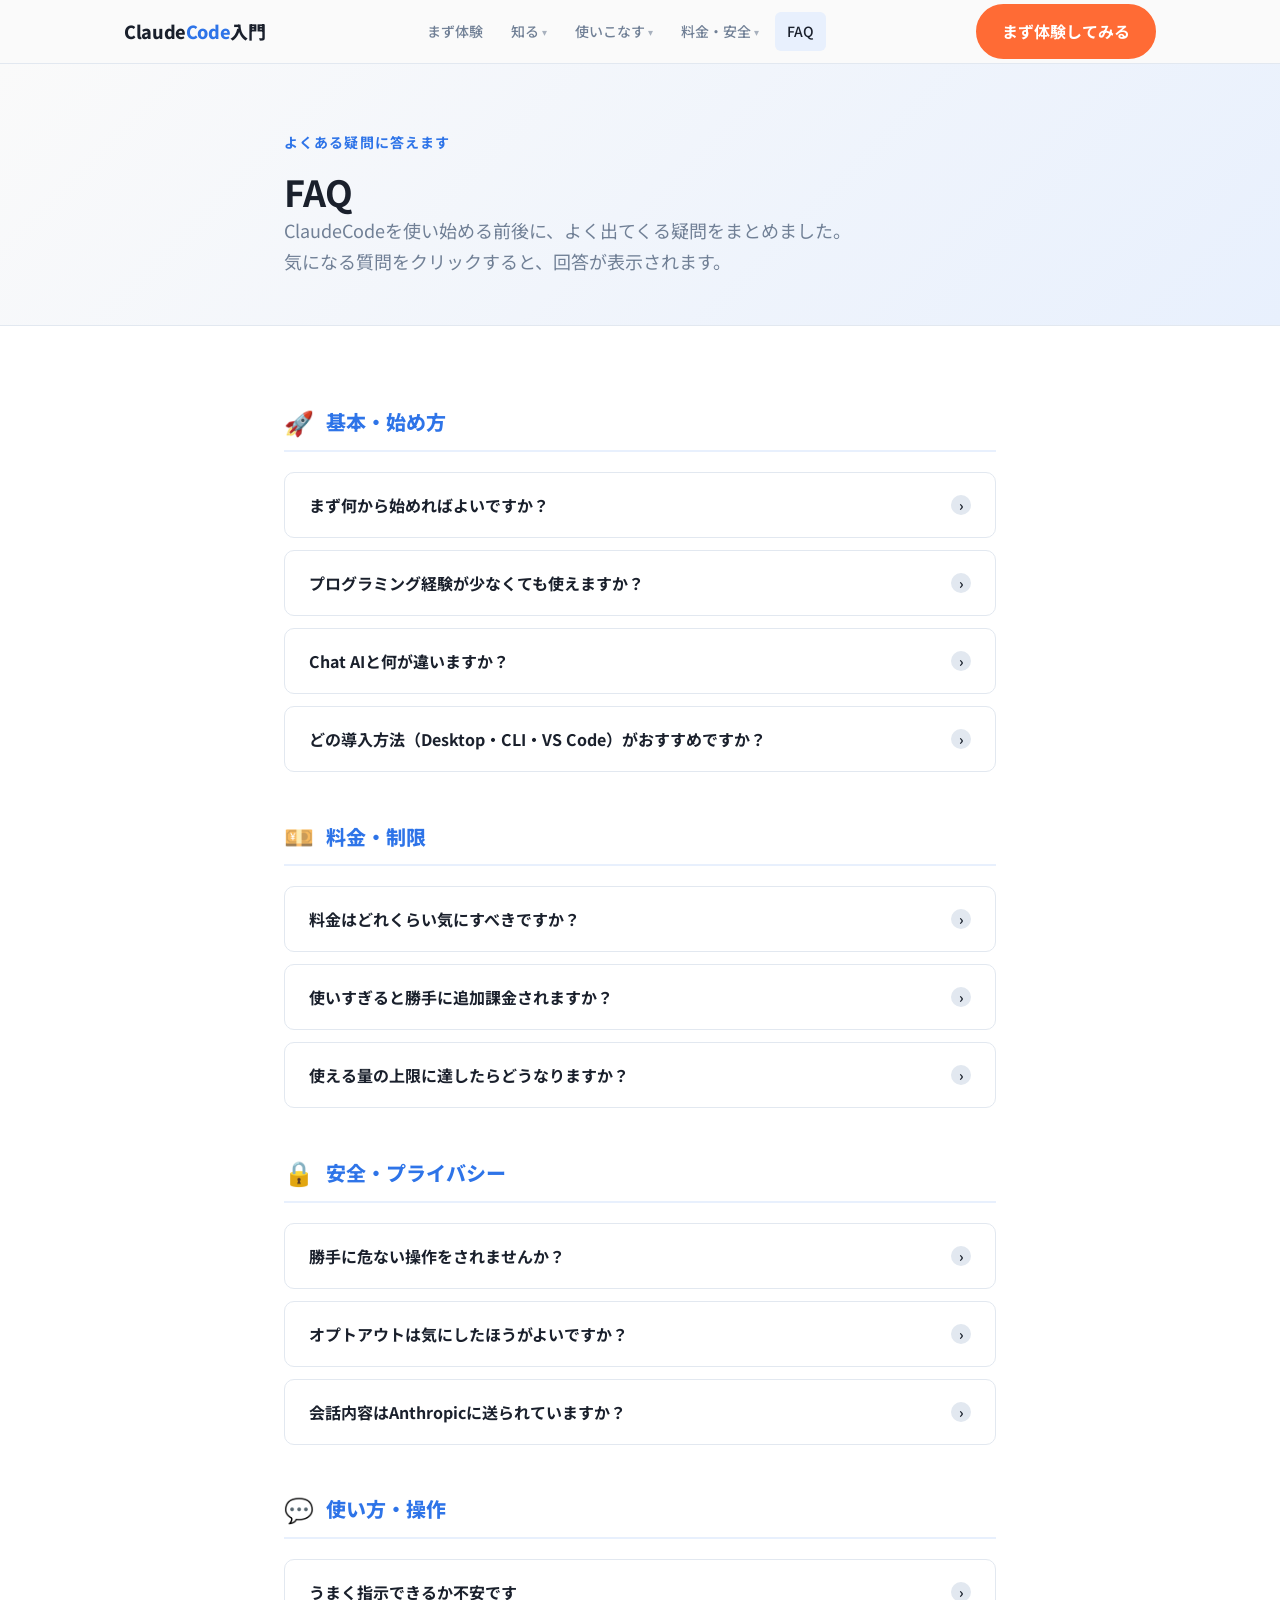
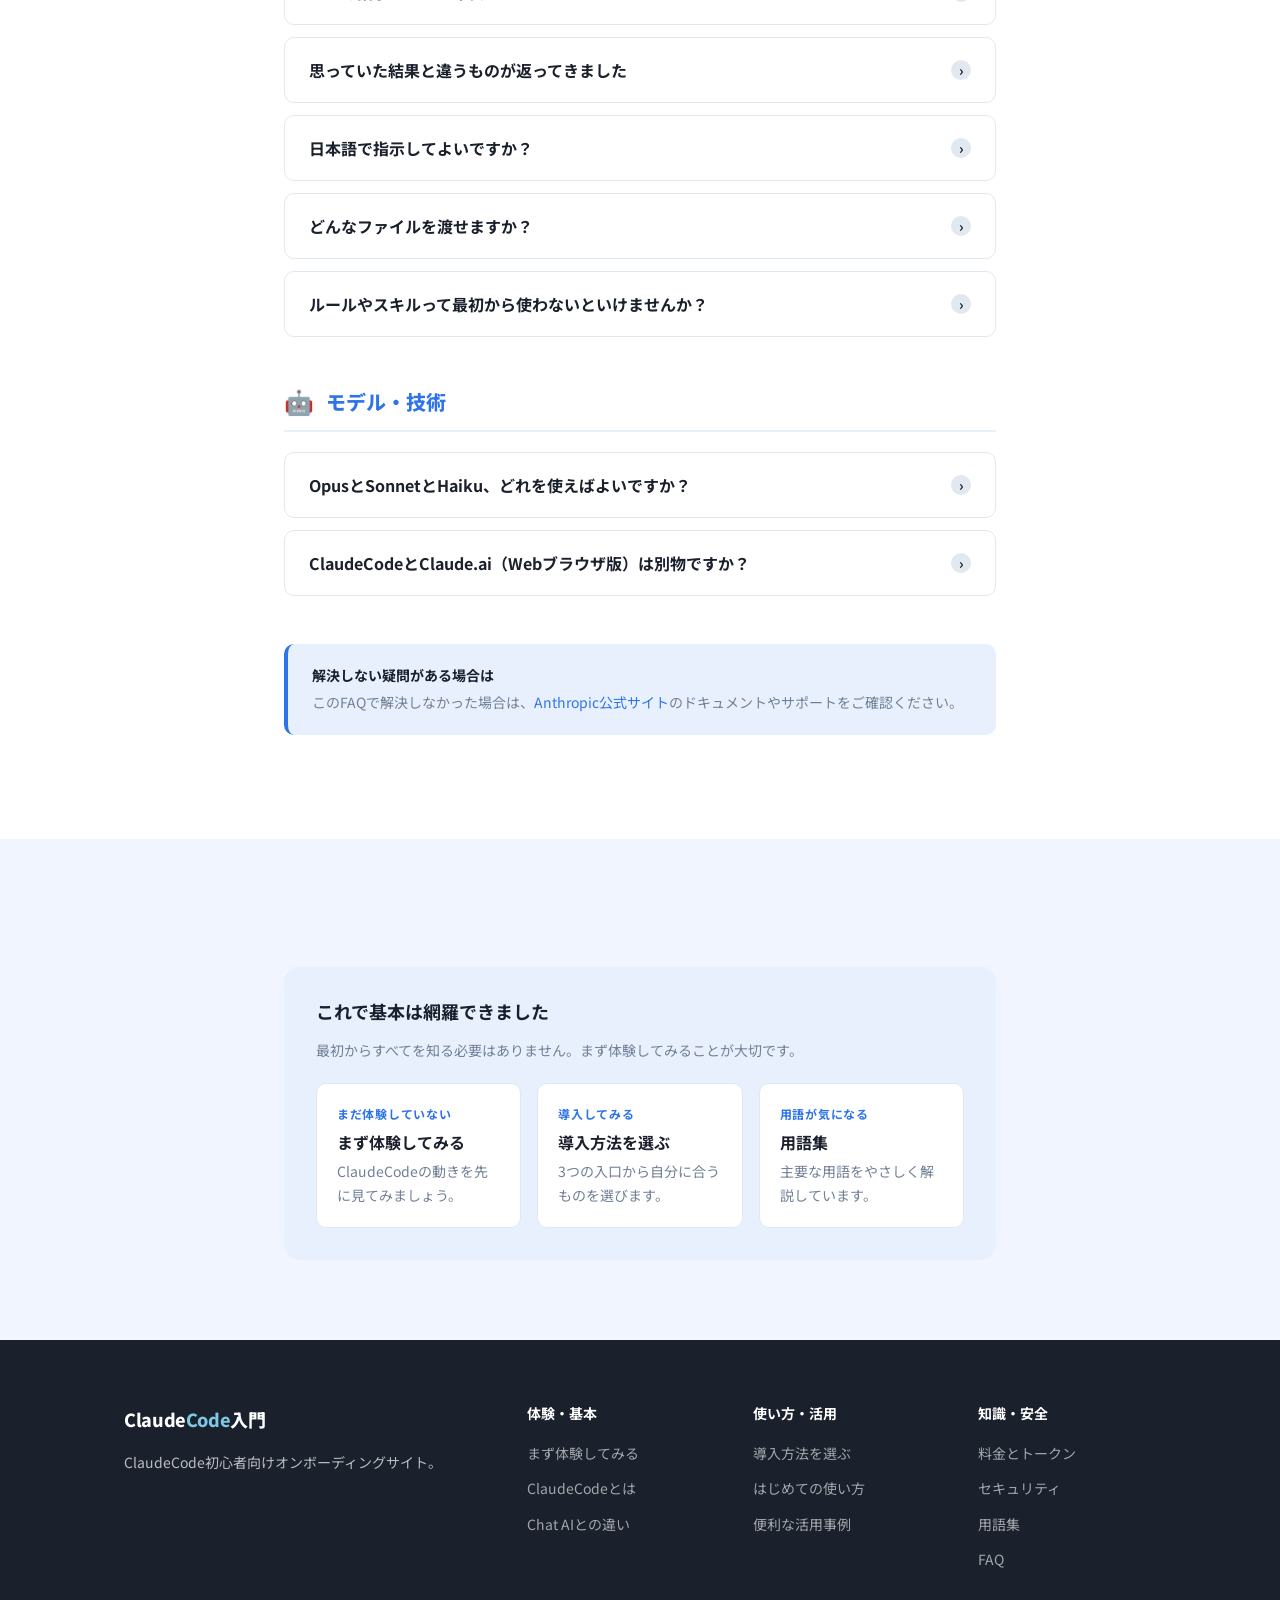
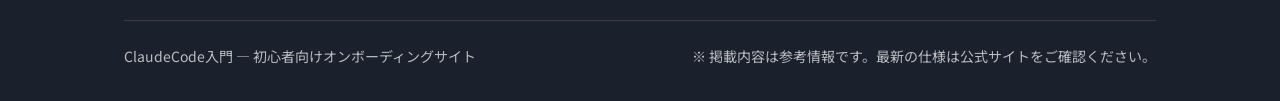
<file: faq.html>
<!DOCTYPE html>
<html lang="ja">
<head>
  <meta charset="UTF-8">
  <meta name="viewport" content="width=device-width, initial-scale=1.0">
  <title>FAQ — ClaudeCode入門</title>
  <meta name="description" content="ClaudeCodeに関するよくある質問と答え。初心者が抱きやすい疑問をまとめて解消します。">
  <link rel="preconnect" href="https://fonts.googleapis.com">
  <link rel="preconnect" href="https://fonts.gstatic.com" crossorigin>
  <link href="https://fonts.googleapis.com/css2?family=Noto+Sans+JP:wght@400;500;700;800&display=swap" rel="stylesheet">
  <link rel="stylesheet" href="css/variables.css">
  <link rel="stylesheet" href="css/base.css">
  <link rel="stylesheet" href="css/components.css">
  <style>
    .faq-category {
      margin-bottom: var(--space-12);
    }
    .faq-category-title {
      font-size: var(--text-xl);
      font-weight: 800;
      color: var(--color-primary);
      margin-bottom: var(--space-5);
      padding-bottom: var(--space-3);
      border-bottom: 2px solid var(--color-primary-light);
      display: flex;
      align-items: center;
      gap: var(--space-3);
    }
    .faq-category-title .icon { font-size: 1.5rem; }
  </style>
</head>
<body>

<header class="site-header">
  <div class="container">
    <a href="index.html" class="site-logo">Claude<span>Code</span>入門</a>
    <nav class="site-nav" aria-label="メインナビゲーション">
      <a href="experience.html">まず体験</a>
      <div class="nav-dropdown">
        <button class="nav-dropdown__trigger" aria-haspopup="true" aria-expanded="false">知る <span class="arrow" aria-hidden="true">▾</span></button>
        <div class="nav-dropdown__menu">
          <a href="what-is-claudecode.html">ClaudeCodeとは</a>
          <a href="vs-chat-ai.html">Chat AIとの違い</a>
        </div>
      </div>
      <div class="nav-dropdown">
        <button class="nav-dropdown__trigger" aria-haspopup="true" aria-expanded="false">使いこなす <span class="arrow" aria-hidden="true">▾</span></button>
        <div class="nav-dropdown__menu">
          <a href="getting-started.html">導入方法を選ぶ</a>
          <a href="first-steps.html">はじめての使い方</a>
          <a href="use-cases.html">便利な活用事例</a>
          <a href="session-memory.html">セッション・記憶・ルール</a>
        </div>
      </div>
      <div class="nav-dropdown">
        <button class="nav-dropdown__trigger" aria-haspopup="true" aria-expanded="false">料金・安全 <span class="arrow" aria-hidden="true">▾</span></button>
        <div class="nav-dropdown__menu">
          <a href="pricing.html">料金とトークン</a>
          <a href="models.html">モデルの使い分け</a>
          <a href="security.html">セキュリティ・オプトアウト</a>
        </div>
      </div>
      <a href="faq.html">FAQ</a>
    </nav>
    <div class="header-cta">
      <a href="experience.html" class="btn btn--primary">まず体験してみる</a>
    </div>
    <button class="hamburger" aria-label="メニューを開く" aria-expanded="false">
      <span></span><span></span><span></span>
    </button>
  </div>
</header>

<section class="page-hero">
  <div class="container--narrow">
    <p class="section-label">よくある疑問に答えます</p>
    <h1>FAQ</h1>
    <p class="section-lead" style="margin-bottom:0;">
      ClaudeCodeを使い始める前後に、よく出てくる疑問をまとめました。<br>
      気になる質問をクリックすると、回答が表示されます。
    </p>
  </div>
</section>

<section class="section section--white">
  <div class="container--narrow">

    <!-- カテゴリ：基本・始め方 -->
    <div class="faq-category">
      <h2 class="faq-category-title">
        <span class="icon" aria-hidden="true">🚀</span>
        基本・始め方
      </h2>
      <div class="faq-list">

        <div class="faq-item">
          <button class="faq-question" aria-expanded="false">
            まず何から始めればよいですか？
            <span class="faq-arrow" aria-hidden="true">›</span>
          </button>
          <div class="faq-answer">
            <p>まずは「<a href="experience.html">まず体験してみる</a>」ページを見てみましょう。ClaudeCodeがどんな動きをするかを先に体感するのが、一番スムーズな入口です。</p>
            <p>体験を見た後は「<a href="getting-started.html">導入方法を選ぶ</a>」で自分に合う方法を確認し、「<a href="first-steps.html">はじめての使い方</a>」でやってみるとよいです。</p>
          </div>
        </div>

        <div class="faq-item">
          <button class="faq-question" aria-expanded="false">
            プログラミング経験が少なくても使えますか？
            <span class="faq-arrow" aria-hidden="true">›</span>
          </button>
          <div class="faq-answer">
            <p>はい、使えます。ClaudeCodeはコーダーだけのツールではありません。文書作成、ファイル整理、アイデアの形式化など、プログラミングと関係のない作業でも活用できます。</p>
            <p>ただし、「ファイル」や「フォルダ」という概念には慣れていると使いやすいです。最初は小さな作業から試してみましょう。</p>
          </div>
        </div>

        <div class="faq-item">
          <button class="faq-question" aria-expanded="false">
            Chat AIと何が違いますか？
            <span class="faq-arrow" aria-hidden="true">›</span>
          </button>
          <div class="faq-answer">
            <p>一番大きな違いは「実際のファイルを扱えること」です。Chat AIは会話で答えを返しますが、ClaudeCodeはその答えを実際のファイルとして作ったり、修正したりするところまで進められます。</p>
            <p>詳しくは「<a href="vs-chat-ai.html">Chat AIとの違い</a>」のページで比較表を使って説明しています。</p>
          </div>
        </div>

        <div class="faq-item">
          <button class="faq-question" aria-expanded="false">
            どの導入方法（Desktop・CLI・VS Code）がおすすめですか？
            <span class="faq-arrow" aria-hidden="true">›</span>
          </button>
          <div class="faq-answer">
            <p>ターミナルに慣れていない初心者は <strong>Desktopアプリ</strong> が最も始めやすいです。インストールして起動するだけで使えます。</p>
            <p>ターミナルを使い慣れている人にはCLIが自由度高くおすすめです。VS Codeを使っている場合はVS Code拡張が便利です。詳しくは「<a href="getting-started.html">導入方法を選ぶ</a>」で解説しています。</p>
          </div>
        </div>

      </div>
    </div>

    <!-- カテゴリ：料金・制限 -->
    <div class="faq-category">
      <h2 class="faq-category-title">
        <span class="icon" aria-hidden="true">💴</span>
        料金・制限
      </h2>
      <div class="faq-list">

        <div class="faq-item">
          <button class="faq-question" aria-expanded="false">
            料金はどれくらい気にすべきですか？
            <span class="faq-arrow" aria-hidden="true">›</span>
          </button>
          <div class="faq-answer">
            <p>最初は気にしすぎなくて大丈夫です。サブスクリプションプランの中で使う場合、一般的な利用範囲であれば上限内に収まることが多いです。</p>
            <p>「大きなファイルをたくさん渡す」「長時間大量に使う」といった場合は消費が増えることがあります。詳しくは「<a href="pricing.html">料金とトークン</a>」を確認してください。</p>
          </div>
        </div>

        <div class="faq-item">
          <button class="faq-question" aria-expanded="false">
            使いすぎると勝手に追加課金されますか？
            <span class="faq-arrow" aria-hidden="true">›</span>
          </button>
          <div class="faq-answer">
            <p>サブスクリプション内での利用の場合、上限に達すると「一時停止」になり、自動的に追加課金されるわけではありません（ただし、プランによって異なります）。</p>
            <p>最新の料金体系はAnthropic公式サイトで確認してください。料金や制限の仕様は変更されることがあります。</p>
          </div>
        </div>

        <div class="faq-item">
          <button class="faq-question" aria-expanded="false">
            使える量の上限に達したらどうなりますか？
            <span class="faq-arrow" aria-hidden="true">›</span>
          </button>
          <div class="faq-answer">
            <p>一定時間、新しい依頼ができなくなります（一時停止）。作成済みのファイルはそのまま残ります。待ち時間が過ぎると、また利用できるようになります。</p>
            <p>具体的な制限の仕組みや時間は、プランや時期によって変わることがあります。</p>
          </div>
        </div>

      </div>
    </div>

    <!-- カテゴリ：安全・プライバシー -->
    <div class="faq-category">
      <h2 class="faq-category-title">
        <span class="icon" aria-hidden="true">🔒</span>
        安全・プライバシー
      </h2>
      <div class="faq-list">

        <div class="faq-item">
          <button class="faq-question" aria-expanded="false">
            勝手に危ない操作をされませんか？
            <span class="faq-arrow" aria-hidden="true">›</span>
          </button>
          <div class="faq-answer">
            <p>ClaudeCodeはサンドボックスの仕組みで動作範囲が制限されており、許可されていない操作は行えません。また、大きな変更をする前に確認を求める設計になっています。</p>
            <p>ただし、「本番環境への操作」「機密情報を含む作業」などはしっかり確認する習慣をつけることをおすすめします。詳しくは「<a href="security.html">セキュリティ・オプトアウト・サンドボックス</a>」を参照してください。</p>
          </div>
        </div>

        <div class="faq-item">
          <button class="faq-question" aria-expanded="false">
            オプトアウトは気にしたほうがよいですか？
            <span class="faq-arrow" aria-hidden="true">›</span>
          </button>
          <div class="faq-answer">
            <p>機密情報や個人情報を含むデータを扱う場合は、オプトアウトの設定を確認しておくとよいでしょう。</p>
            <p>一般的な用途で機密性の低いデータしか扱わない場合は、最初から強く意識しなくても問題ないことが多いです。詳しくは「<a href="security.html#optout">オプトアウトとは</a>」を参照し、最新の公式情報もご確認ください。</p>
          </div>
        </div>

        <div class="faq-item">
          <button class="faq-question" aria-expanded="false">
            会話内容はAnthropicに送られていますか？
            <span class="faq-arrow" aria-hidden="true">›</span>
          </button>
          <div class="faq-answer">
            <p>ClaudeCodeはAnthropicのAPIを通じて動作するため、会話内容はサーバーに送られます。機密情報やパスワードなどはやり取りに含めないことをおすすめします。</p>
            <p>データの取り扱いに関する詳細は、Anthropicのプライバシーポリシーを確認してください。ポリシーは変更されることがあります。</p>
          </div>
        </div>

      </div>
    </div>

    <!-- カテゴリ：使い方 -->
    <div class="faq-category">
      <h2 class="faq-category-title">
        <span class="icon" aria-hidden="true">💬</span>
        使い方・操作
      </h2>
      <div class="faq-list">

        <div class="faq-item">
          <button class="faq-question" aria-expanded="false">
            うまく指示できるか不安です
            <span class="faq-arrow" aria-hidden="true">›</span>
          </button>
          <div class="faq-answer">
            <p>最初からうまく指示できなくて大丈夫です。一発で完璧な結果を出そうとせず、「まずやってみて、気に入らなければ修正を頼む」という使い方が一番うまくいきます。</p>
            <p>「ここをもう少し短くして」「もっとやさしい言葉で書いて」のように、追加で調整を依頼できます。詳しくは「<a href="first-steps.html">はじめての使い方</a>」を参照してください。</p>
          </div>
        </div>

        <div class="faq-item">
          <button class="faq-question" aria-expanded="false">
            思っていた結果と違うものが返ってきました
            <span class="faq-arrow" aria-hidden="true">›</span>
          </button>
          <div class="faq-answer">
            <p>「こうじゃなくて、○○の方向で修正して」と追加で伝えましょう。ClaudeCodeは会話の中で調整できます。</p>
            <p>もしかなりずれている場合は、「最初に戻って、○○したい」と目的から説明し直すと伝わりやすくなることがあります。</p>
          </div>
        </div>

        <div class="faq-item">
          <button class="faq-question" aria-expanded="false">
            日本語で指示してよいですか？
            <span class="faq-arrow" aria-hidden="true">›</span>
          </button>
          <div class="faq-answer">
            <p>はい、日本語で問題ありません。ClaudeCodeは日本語の指示を理解して、日本語で回答することができます。</p>
            <p>ただし、返答の言語を固定したい場合は「返答は必ず日本語で」とルールに書いておくと確実です。</p>
          </div>
        </div>

        <div class="faq-item">
          <button class="faq-question" aria-expanded="false">
            どんなファイルを渡せますか？
            <span class="faq-arrow" aria-hidden="true">›</span>
          </button>
          <div class="faq-answer">
            <p>テキストベースのファイルは幅広く扱えます。Markdownファイル、コードファイル、設定ファイル、テキストドキュメントなど多くの形式に対応しています。</p>
            <p>ただし、バイナリファイル（画像、動画など）や特殊な形式については制限がある場合があります。最新の対応形式は公式ドキュメントで確認してください。</p>
          </div>
        </div>

        <div class="faq-item">
          <button class="faq-question" aria-expanded="false">
            ルールやスキルって最初から使わないといけませんか？
            <span class="faq-arrow" aria-hidden="true">›</span>
          </button>
          <div class="faq-answer">
            <p>最初は使わなくて大丈夫です。普通に会話で依頼するだけでClaudeCodeは十分機能します。</p>
            <p>使い込んできて「毎回同じことを言っている」と感じたタイミングで、ルールやスキルを活用してみましょう。詳しくは「<a href="session-memory.html">セッション・記憶・ルール・スキル</a>」を参照してください。</p>
          </div>
        </div>

      </div>
    </div>

    <!-- カテゴリ：モデル・技術 -->
    <div class="faq-category">
      <h2 class="faq-category-title">
        <span class="icon" aria-hidden="true">🤖</span>
        モデル・技術
      </h2>
      <div class="faq-list">

        <div class="faq-item">
          <button class="faq-question" aria-expanded="false">
            OpusとSonnetとHaiku、どれを使えばよいですか？
            <span class="faq-arrow" aria-hidden="true">›</span>
          </button>
          <div class="faq-answer">
            <p>迷ったら <strong>Sonnet</strong> を選んでください。精度と速さのバランスが取れており、多くの場面で最適です。</p>
            <p>速さを優先したい場合はHaiku、複雑な作業で精度を最大限に高めたい場合はOpusを検討してください。詳しくは「<a href="models.html">モデルの使い分け</a>」を参照してください。</p>
          </div>
        </div>

        <div class="faq-item">
          <button class="faq-question" aria-expanded="false">
            ClaudeCodeとClaude.ai（Webブラウザ版）は別物ですか？
            <span class="faq-arrow" aria-hidden="true">›</span>
          </button>
          <div class="faq-answer">
            <p>同じAnthropicのAIですが、用途が異なります。Claude.aiはブラウザで使う会話AIで、ClaudeCodeはローカル環境でファイルを扱いながら使うツールです。</p>
            <p>ClaudeCodeの方がファイル操作・作業支援に特化しており、「会話で答えをもらうだけ」を超えた使い方ができます。</p>
          </div>
        </div>

      </div>
    </div>

    <div class="callout callout--info" style="margin-top:var(--space-8);">
      <strong>解決しない疑問がある場合は</strong>
      <p>このFAQで解決しなかった場合は、<a href="https://www.anthropic.com" target="_blank" rel="noopener">Anthropic公式サイト</a>のドキュメントやサポートをご確認ください。</p>
    </div>

  </div>
</section>

<section class="section section--light">
  <div class="container--narrow">
    <div class="next-page-nav">
      <h3>これで基本は網羅できました</h3>
      <p class="text-muted text-sm" style="margin-bottom:var(--space-5);">
        最初からすべてを知る必要はありません。まず体験してみることが大切です。
      </p>
      <div class="next-page-cards">
        <a href="experience.html" class="next-page-card">
          <span class="label">まだ体験していない</span>
          <span class="title">まず体験してみる</span>
          <span class="desc">ClaudeCodeの動きを先に見てみましょう。</span>
        </a>
        <a href="getting-started.html" class="next-page-card">
          <span class="label">導入してみる</span>
          <span class="title">導入方法を選ぶ</span>
          <span class="desc">3つの入口から自分に合うものを選びます。</span>
        </a>
        <a href="glossary.html" class="next-page-card">
          <span class="label">用語が気になる</span>
          <span class="title">用語集</span>
          <span class="desc">主要な用語をやさしく解説しています。</span>
        </a>
      </div>
    </div>
  </div>
</section>

<footer class="site-footer">
  <div class="container">
    <div class="footer-grid">
      <div class="footer-brand">
        <a href="index.html" class="site-logo">Claude<span style="color:#7ec8e3;">Code</span>入門</a>
        <p>ClaudeCode初心者向けオンボーディングサイト。</p>
      </div>
      <div class="footer-nav">
        <h4>体験・基本</h4>
        <ul>
          <li><a href="experience.html">まず体験してみる</a></li>
          <li><a href="what-is-claudecode.html">ClaudeCodeとは</a></li>
          <li><a href="vs-chat-ai.html">Chat AIとの違い</a></li>
        </ul>
      </div>
      <div class="footer-nav">
        <h4>使い方・活用</h4>
        <ul>
          <li><a href="getting-started.html">導入方法を選ぶ</a></li>
          <li><a href="first-steps.html">はじめての使い方</a></li>
          <li><a href="use-cases.html">便利な活用事例</a></li>
        </ul>
      </div>
      <div class="footer-nav">
        <h4>知識・安全</h4>
        <ul>
          <li><a href="pricing.html">料金とトークン</a></li>
          <li><a href="security.html">セキュリティ</a></li>
          <li><a href="glossary.html">用語集</a></li>
          <li><a href="faq.html">FAQ</a></li>
        </ul>
      </div>
    </div>
    <div class="footer-bottom">
      <span>ClaudeCode入門 — 初心者向けオンボーディングサイト</span>
      <span>※ 掲載内容は参考情報です。最新の仕様は公式サイトをご確認ください。</span>
    </div>
  </div>
</footer>

<script src="js/main.js"></script>
</body>
</html>
</file>
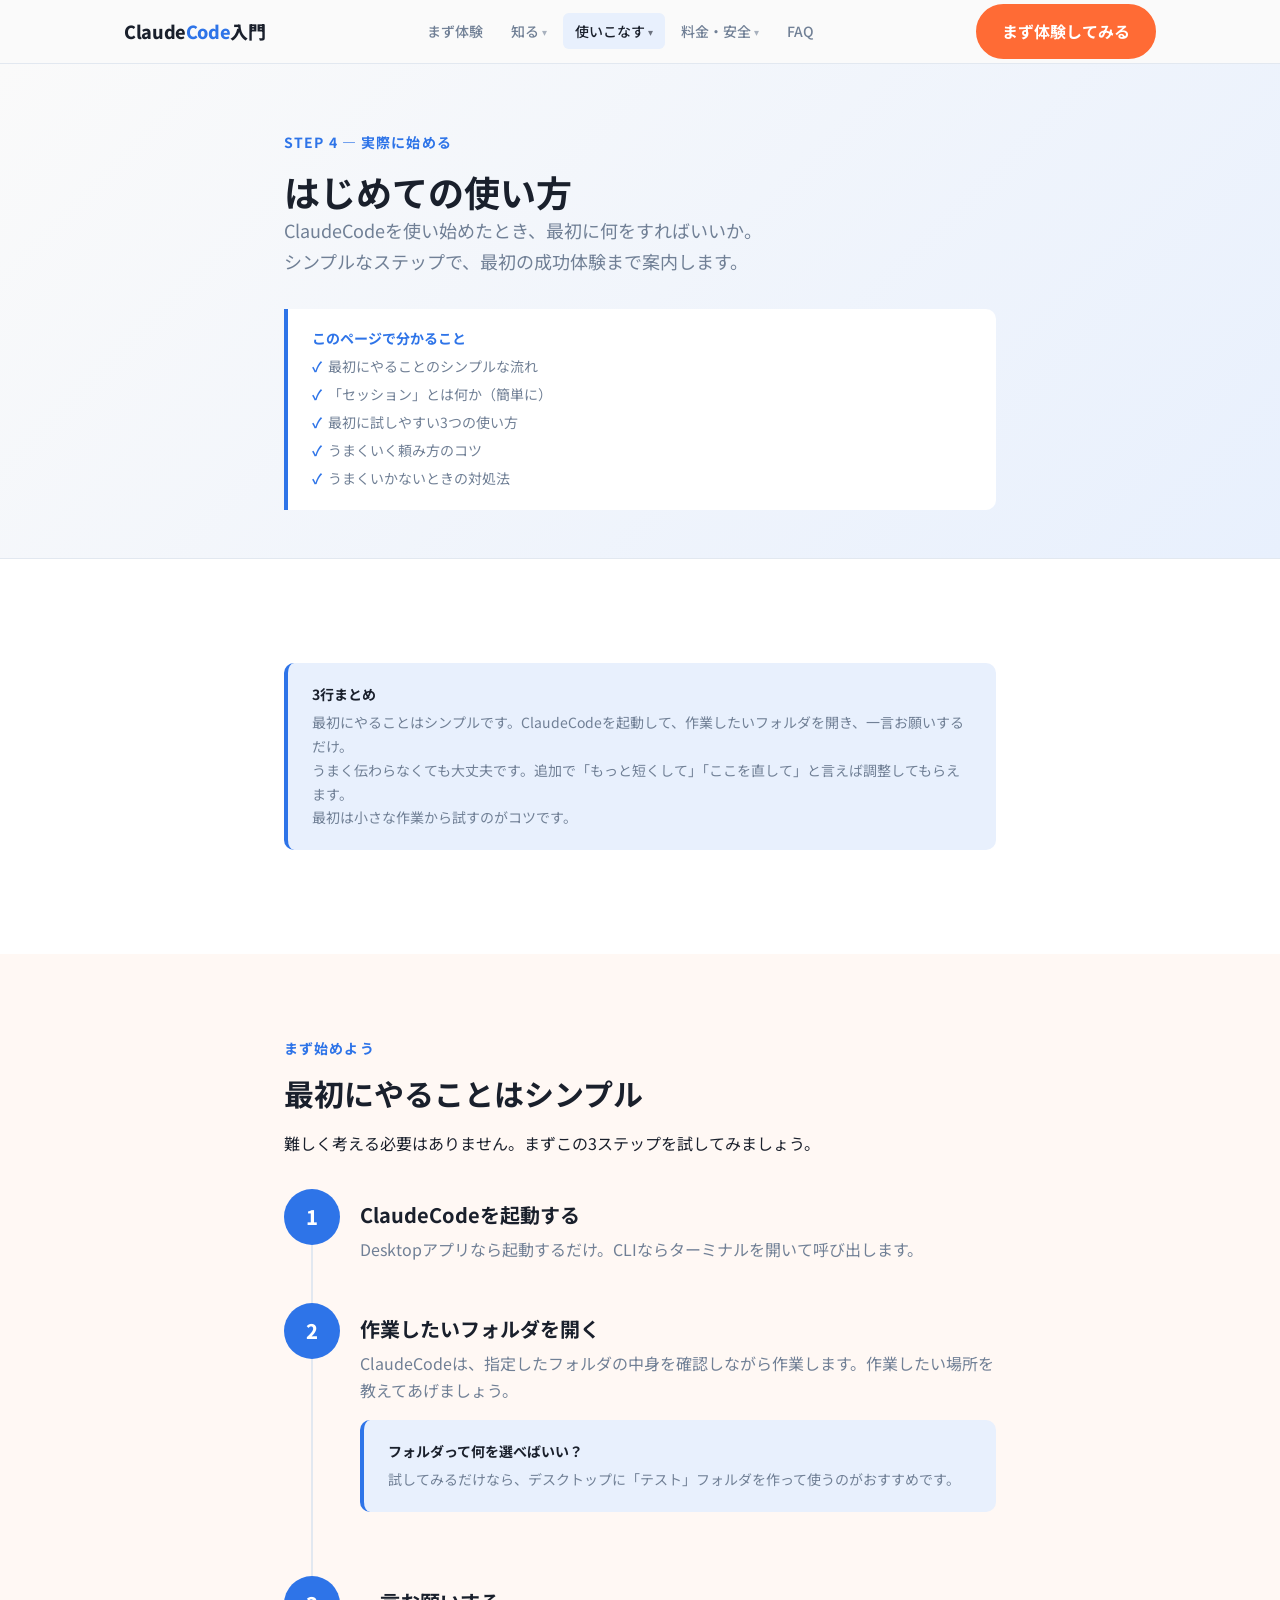
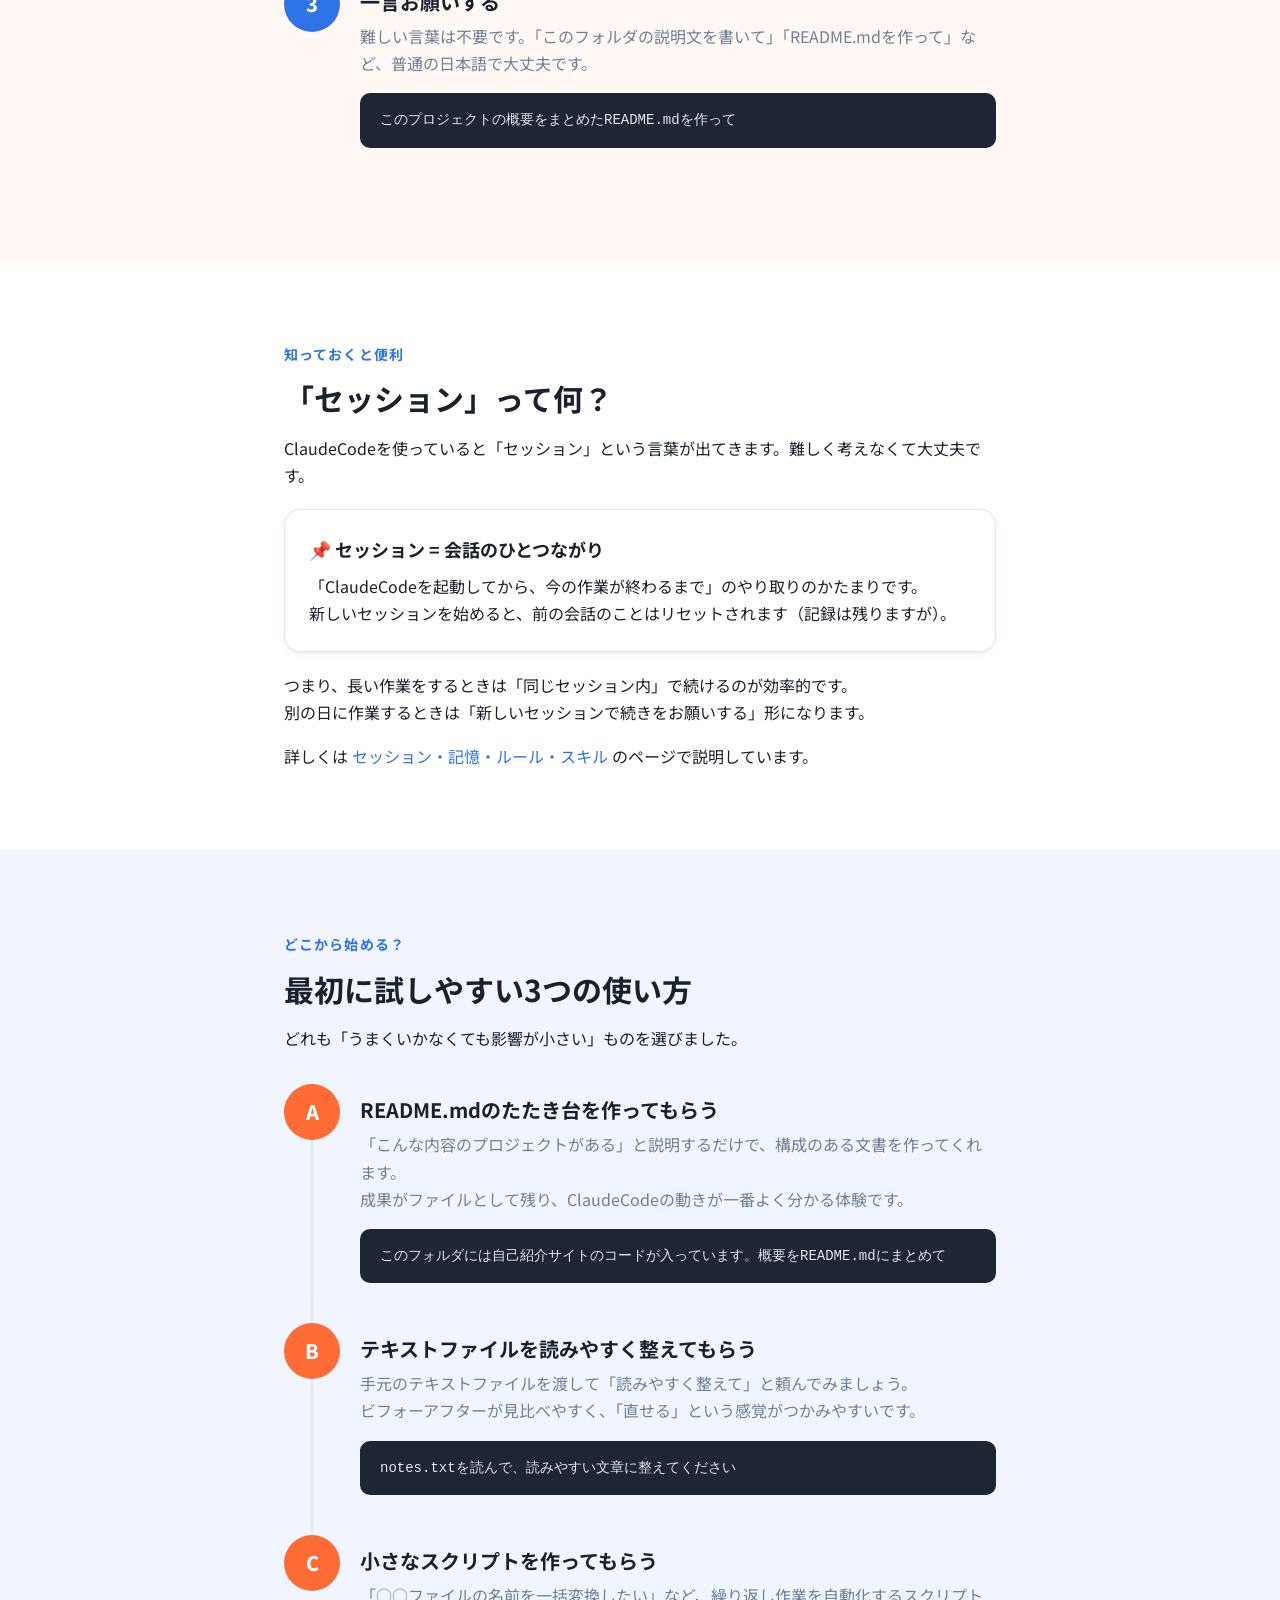
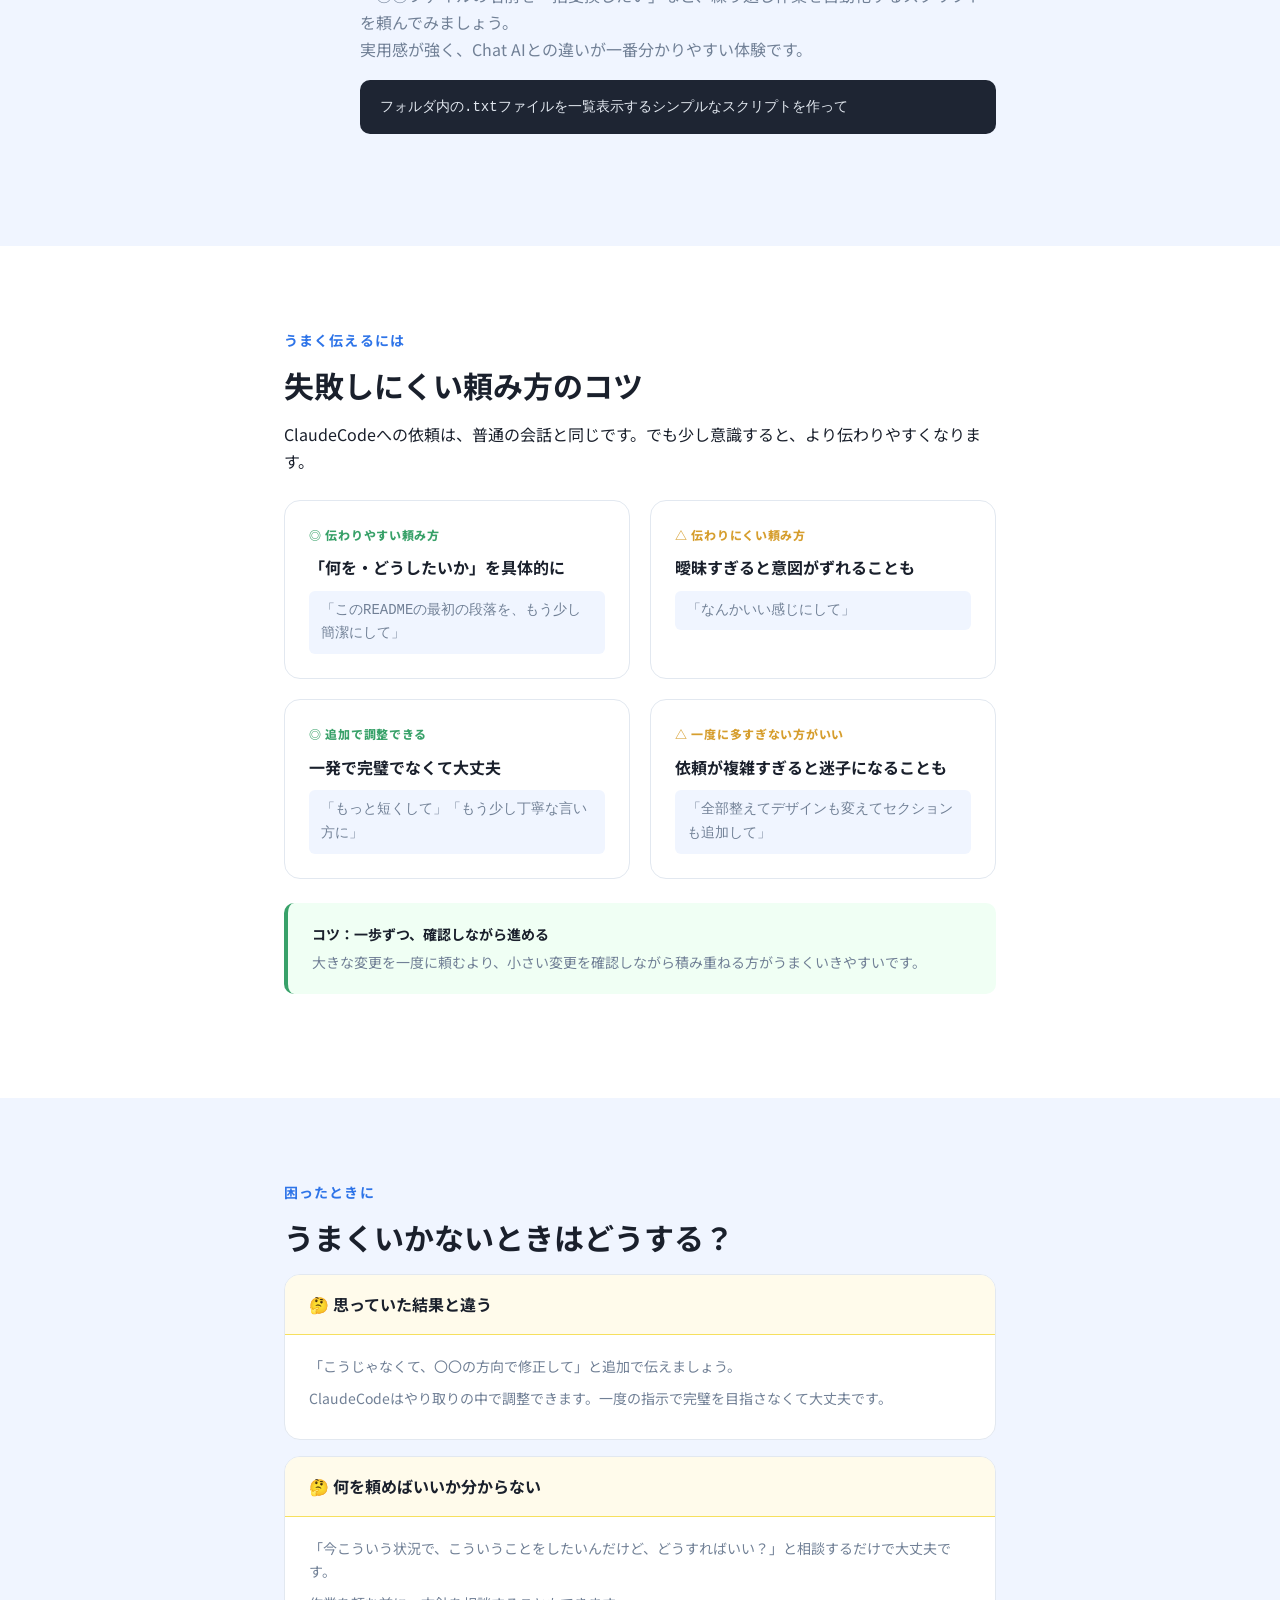
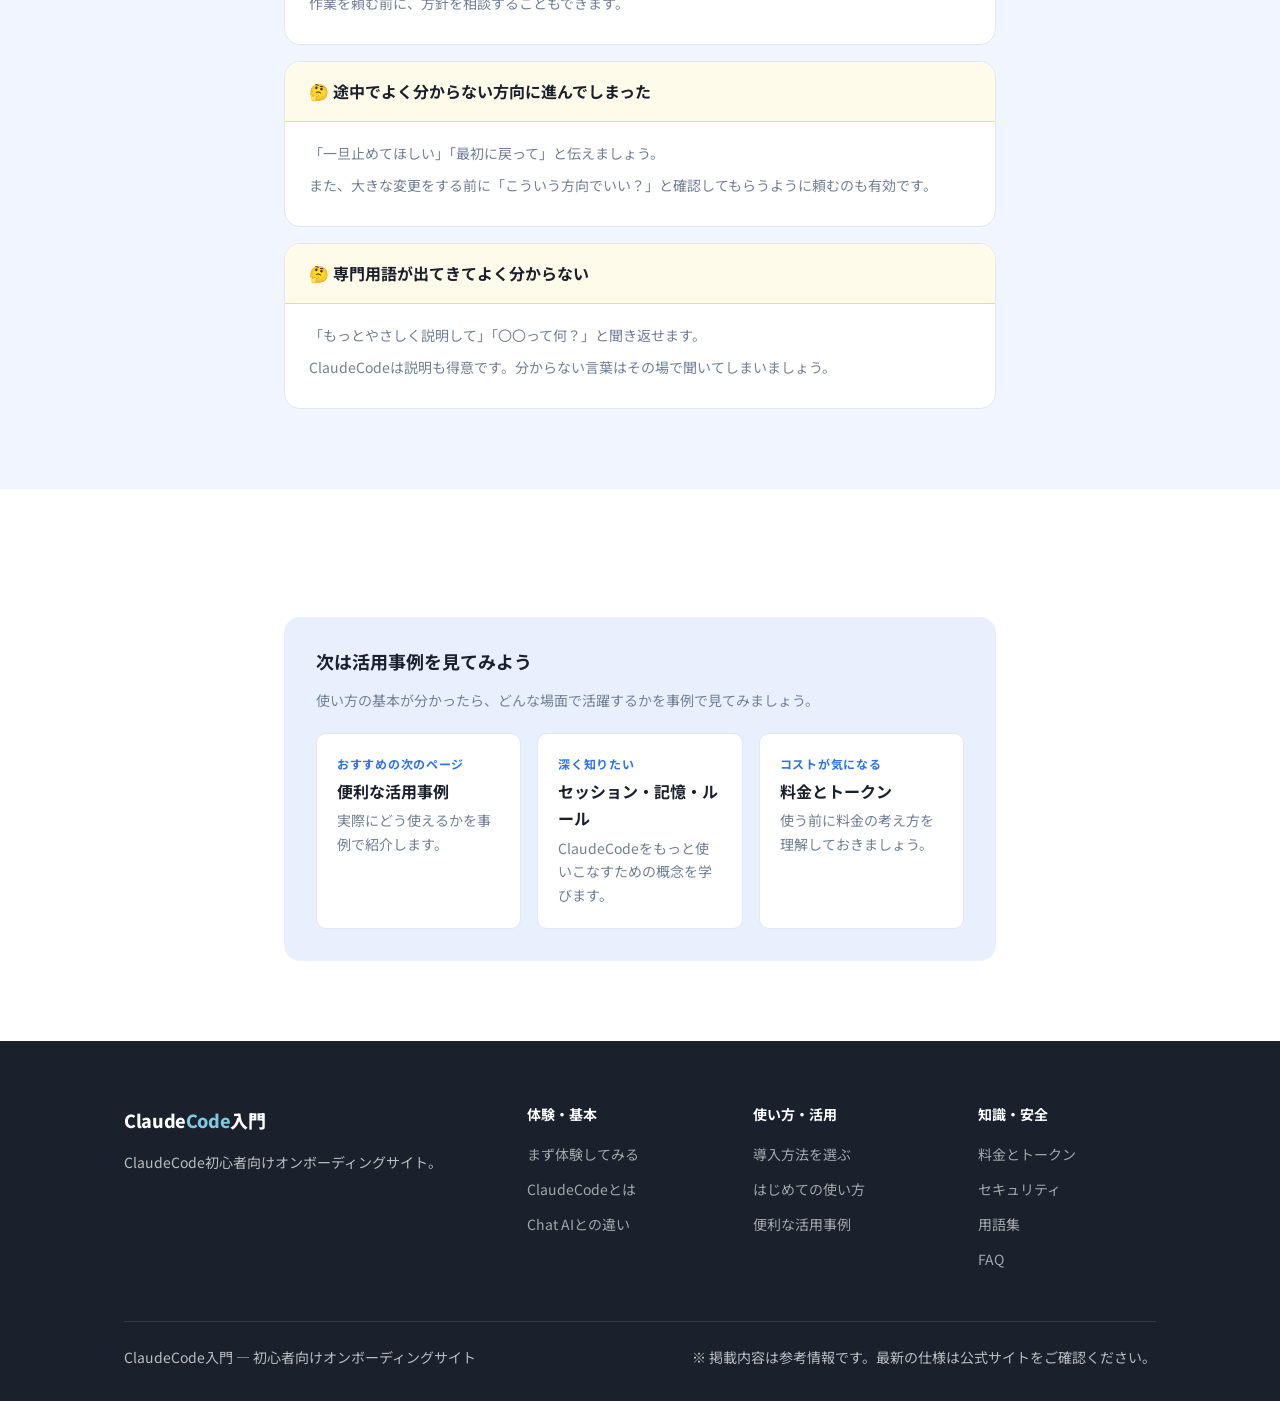
<file: first-steps.html>
<!DOCTYPE html>
<html lang="ja">
<head>
  <meta charset="UTF-8">
  <meta name="viewport" content="width=device-width, initial-scale=1.0">
  <title>はじめての使い方 — ClaudeCode入門</title>
  <meta name="description" content="ClaudeCodeを初めて使うときに、何をどう試せばいいかをステップで案内します。最初の成功体験につなげましょう。">
  <link rel="preconnect" href="https://fonts.googleapis.com">
  <link rel="preconnect" href="https://fonts.gstatic.com" crossorigin>
  <link href="https://fonts.googleapis.com/css2?family=Noto+Sans+JP:wght@400;500;700;800&display=swap" rel="stylesheet">
  <link rel="stylesheet" href="css/variables.css">
  <link rel="stylesheet" href="css/base.css">
  <link rel="stylesheet" href="css/components.css">
  <style>
    .ask-tips {
      display: grid;
      grid-template-columns: repeat(2, 1fr);
      gap: var(--space-5);
    }
    .ask-tip {
      background: #fff;
      border-radius: var(--radius-lg);
      padding: var(--space-6);
      border: 1px solid var(--color-border);
    }
    .ask-tip .label {
      font-size: var(--text-xs);
      font-weight: 800;
      text-transform: uppercase;
      letter-spacing: 0.06em;
      margin-bottom: var(--space-3);
    }
    .ask-tip.good .label { color: var(--color-success); }
    .ask-tip.avoid .label { color: var(--color-warning); }
    .ask-tip h4 { font-size: var(--text-base); margin-bottom: var(--space-3); }
    .ask-tip .example {
      font-size: var(--text-sm);
      font-family: var(--font-mono);
      background: var(--color-bg-section);
      border-radius: var(--radius-sm);
      padding: var(--space-2) var(--space-3);
      color: var(--color-text-muted);
    }
    @media (max-width: 640px) {
      .ask-tips { grid-template-columns: 1fr; }
    }

    .trouble-cards {
      display: flex;
      flex-direction: column;
      gap: var(--space-4);
    }
    .trouble-card {
      background: #fff;
      border-radius: var(--radius-lg);
      border: 1px solid var(--color-border);
      overflow: hidden;
    }
    .trouble-card__q {
      padding: var(--space-4) var(--space-6);
      background: var(--color-caution-bg);
      font-weight: 700;
      font-size: var(--text-base);
      border-bottom: 1px solid var(--color-caution-border);
    }
    .trouble-card__a {
      padding: var(--space-5) var(--space-6);
      font-size: var(--text-sm);
      color: var(--color-text-muted);
    }
    .trouble-card__a p { margin-bottom: var(--space-2); }
  </style>
</head>
<body>

<!-- HEADER -->
<header class="site-header">
  <div class="container">
    <a href="index.html" class="site-logo">Claude<span>Code</span>入門</a>
    <nav class="site-nav" aria-label="メインナビゲーション">
      <a href="experience.html">まず体験</a>
      <div class="nav-dropdown">
        <button class="nav-dropdown__trigger" aria-haspopup="true" aria-expanded="false">知る <span class="arrow" aria-hidden="true">▾</span></button>
        <div class="nav-dropdown__menu">
          <a href="what-is-claudecode.html">ClaudeCodeとは</a>
          <a href="vs-chat-ai.html">Chat AIとの違い</a>
        </div>
      </div>
      <div class="nav-dropdown">
        <button class="nav-dropdown__trigger" aria-haspopup="true" aria-expanded="false">使いこなす <span class="arrow" aria-hidden="true">▾</span></button>
        <div class="nav-dropdown__menu">
          <a href="getting-started.html">導入方法を選ぶ</a>
          <a href="first-steps.html">はじめての使い方</a>
          <a href="use-cases.html">便利な活用事例</a>
          <a href="session-memory.html">セッション・記憶・ルール</a>
        </div>
      </div>
      <div class="nav-dropdown">
        <button class="nav-dropdown__trigger" aria-haspopup="true" aria-expanded="false">料金・安全 <span class="arrow" aria-hidden="true">▾</span></button>
        <div class="nav-dropdown__menu">
          <a href="pricing.html">料金とトークン</a>
          <a href="models.html">モデルの使い分け</a>
          <a href="security.html">セキュリティ・オプトアウト</a>
        </div>
      </div>
      <a href="faq.html">FAQ</a>
    </nav>
    <div class="header-cta">
      <a href="experience.html" class="btn btn--primary">まず体験してみる</a>
    </div>
    <button class="hamburger" aria-label="メニューを開く" aria-expanded="false">
      <span></span><span></span><span></span>
    </button>
  </div>
</header>

<!-- PAGE HERO -->
<section class="page-hero">
  <div class="container--narrow">
    <p class="section-label">Step 4 — 実際に始める</p>
    <h1>はじめての使い方</h1>
    <p class="section-lead" style="margin-bottom:0;">
      ClaudeCodeを使い始めたとき、最初に何をすればいいか。<br>
      シンプルなステップで、最初の成功体験まで案内します。
    </p>
    <div class="page-summary">
      <h3>このページで分かること</h3>
      <ul>
        <li>最初にやることのシンプルな流れ</li>
        <li>「セッション」とは何か（簡単に）</li>
        <li>最初に試しやすい3つの使い方</li>
        <li>うまくいく頼み方のコツ</li>
        <li>うまくいかないときの対処法</li>
      </ul>
    </div>
  </div>
</section>

<!-- 3行まとめ -->
<section class="section section--white">
  <div class="container--narrow">
    <div class="callout callout--info">
      <strong>3行まとめ</strong>
      <p>最初にやることはシンプルです。ClaudeCodeを起動して、作業したいフォルダを開き、一言お願いするだけ。<br>
      うまく伝わらなくても大丈夫です。追加で「もっと短くして」「ここを直して」と言えば調整してもらえます。<br>
      最初は小さな作業から試すのがコツです。</p>
    </div>
  </div>
</section>

<!-- 最初にやることはシンプル -->
<section class="section section--experience">
  <div class="container--narrow">
    <p class="section-label">まず始めよう</p>
    <h2 class="section-title">最初にやることはシンプル</h2>
    <p style="margin-bottom:var(--space-8);">難しく考える必要はありません。まずこの3ステップを試してみましょう。</p>

    <div class="step-flow">
      <div class="step-item">
        <div class="step-number">1</div>
        <div class="step-content">
          <h3>ClaudeCodeを起動する</h3>
          <p>Desktopアプリなら起動するだけ。CLIならターミナルを開いて呼び出します。</p>
        </div>
      </div>
      <div class="step-item">
        <div class="step-number">2</div>
        <div class="step-content">
          <h3>作業したいフォルダを開く</h3>
          <p>ClaudeCodeは、指定したフォルダの中身を確認しながら作業します。作業したい場所を教えてあげましょう。</p>
          <div class="callout callout--info" style="margin-top:var(--space-3);">
            <strong>フォルダって何を選べばいい？</strong>
            <p>試してみるだけなら、デスクトップに「テスト」フォルダを作って使うのがおすすめです。</p>
          </div>
        </div>
      </div>
      <div class="step-item">
        <div class="step-number">3</div>
        <div class="step-content">
          <h3>一言お願いする</h3>
          <p>難しい言葉は不要です。「このフォルダの説明文を書いて」「README.mdを作って」など、普通の日本語で大丈夫です。</p>
          <div class="code-block" style="margin-top:var(--space-3);">このプロジェクトの概要をまとめたREADME.mdを作って</div>
        </div>
      </div>
    </div>
  </div>
</section>

<!-- セッションとは -->
<section class="section section--white">
  <div class="container--narrow">
    <p class="section-label">知っておくと便利</p>
    <h2 class="section-title">「セッション」って何？</h2>
    <p>ClaudeCodeを使っていると「セッション」という言葉が出てきます。難しく考えなくて大丈夫です。</p>

    <div class="card" style="margin: var(--space-5) 0;">
      <p style="font-size:var(--text-lg); font-weight:700; margin-bottom:var(--space-2);">📌 セッション = 会話のひとつながり</p>
      <p>「ClaudeCodeを起動してから、今の作業が終わるまで」のやり取りのかたまりです。<br>
      新しいセッションを始めると、前の会話のことはリセットされます（記録は残りますが）。</p>
    </div>

    <p>つまり、長い作業をするときは「同じセッション内」で続けるのが効率的です。<br>
    別の日に作業するときは「新しいセッションで続きをお願いする」形になります。</p>

    <p>詳しくは <a href="session-memory.html">セッション・記憶・ルール・スキル</a> のページで説明しています。</p>
  </div>
</section>

<!-- 最初に試しやすい3つ -->
<section class="section section--light">
  <div class="container--narrow">
    <p class="section-label">どこから始める？</p>
    <h2 class="section-title">最初に試しやすい3つの使い方</h2>
    <p style="margin-bottom:var(--space-8);">どれも「うまくいかなくても影響が小さい」ものを選びました。</p>

    <div class="step-flow">
      <div class="step-item">
        <div class="step-number" style="background:var(--color-accent);">A</div>
        <div class="step-content">
          <h3>README.mdのたたき台を作ってもらう</h3>
          <p>「こんな内容のプロジェクトがある」と説明するだけで、構成のある文書を作ってくれます。<br>
          成果がファイルとして残り、ClaudeCodeの動きが一番よく分かる体験です。</p>
          <div class="code-block" style="margin-top:var(--space-3);">このフォルダには自己紹介サイトのコードが入っています。概要をREADME.mdにまとめて</div>
        </div>
      </div>
      <div class="step-item">
        <div class="step-number" style="background:var(--color-accent);">B</div>
        <div class="step-content">
          <h3>テキストファイルを読みやすく整えてもらう</h3>
          <p>手元のテキストファイルを渡して「読みやすく整えて」と頼んでみましょう。<br>
          ビフォーアフターが見比べやすく、「直せる」という感覚がつかみやすいです。</p>
          <div class="code-block" style="margin-top:var(--space-3);">notes.txtを読んで、読みやすい文章に整えてください</div>
        </div>
      </div>
      <div class="step-item">
        <div class="step-number" style="background:var(--color-accent);">C</div>
        <div class="step-content">
          <h3>小さなスクリプトを作ってもらう</h3>
          <p>「○○ファイルの名前を一括変換したい」など、繰り返し作業を自動化するスクリプトを頼んでみましょう。<br>
          実用感が強く、Chat AIとの違いが一番分かりやすい体験です。</p>
          <div class="code-block" style="margin-top:var(--space-3);">フォルダ内の.txtファイルを一覧表示するシンプルなスクリプトを作って</div>
        </div>
      </div>
    </div>
  </div>
</section>

<!-- 失敗しにくい頼み方のコツ -->
<section class="section section--white">
  <div class="container--narrow">
    <p class="section-label">うまく伝えるには</p>
    <h2 class="section-title">失敗しにくい頼み方のコツ</h2>
    <p style="margin-bottom:var(--space-6);">ClaudeCodeへの依頼は、普通の会話と同じです。でも少し意識すると、より伝わりやすくなります。</p>

    <div class="ask-tips">
      <div class="ask-tip good">
        <div class="label">◎ 伝わりやすい頼み方</div>
        <h4>「何を・どうしたいか」を具体的に</h4>
        <div class="example">「このREADMEの最初の段落を、もう少し簡潔にして」</div>
      </div>
      <div class="ask-tip avoid">
        <div class="label">△ 伝わりにくい頼み方</div>
        <h4>曖昧すぎると意図がずれることも</h4>
        <div class="example">「なんかいい感じにして」</div>
      </div>
      <div class="ask-tip good">
        <div class="label">◎ 追加で調整できる</div>
        <h4>一発で完璧でなくて大丈夫</h4>
        <div class="example">「もっと短くして」「もう少し丁寧な言い方に」</div>
      </div>
      <div class="ask-tip avoid">
        <div class="label">△ 一度に多すぎない方がいい</div>
        <h4>依頼が複雑すぎると迷子になることも</h4>
        <div class="example">「全部整えてデザインも変えてセクションも追加して」</div>
      </div>
    </div>

    <div class="callout callout--tip" style="margin-top:var(--space-6);">
      <strong>コツ：一歩ずつ、確認しながら進める</strong>
      <p>大きな変更を一度に頼むより、小さい変更を確認しながら積み重ねる方がうまくいきやすいです。</p>
    </div>
  </div>
</section>

<!-- うまくいかないとき -->
<section class="section section--light">
  <div class="container--narrow">
    <p class="section-label">困ったときに</p>
    <h2 class="section-title">うまくいかないときはどうする？</h2>

    <div class="trouble-cards">
      <div class="trouble-card">
        <div class="trouble-card__q">🤔 思っていた結果と違う</div>
        <div class="trouble-card__a">
          <p>「こうじゃなくて、〇〇の方向で修正して」と追加で伝えましょう。</p>
          <p>ClaudeCodeはやり取りの中で調整できます。一度の指示で完璧を目指さなくて大丈夫です。</p>
        </div>
      </div>
      <div class="trouble-card">
        <div class="trouble-card__q">🤔 何を頼めばいいか分からない</div>
        <div class="trouble-card__a">
          <p>「今こういう状況で、こういうことをしたいんだけど、どうすればいい？」と相談するだけで大丈夫です。</p>
          <p>作業を頼む前に、方針を相談することもできます。</p>
        </div>
      </div>
      <div class="trouble-card">
        <div class="trouble-card__q">🤔 途中でよく分からない方向に進んでしまった</div>
        <div class="trouble-card__a">
          <p>「一旦止めてほしい」「最初に戻って」と伝えましょう。</p>
          <p>また、大きな変更をする前に「こういう方向でいい？」と確認してもらうように頼むのも有効です。</p>
        </div>
      </div>
      <div class="trouble-card">
        <div class="trouble-card__q">🤔 専門用語が出てきてよく分からない</div>
        <div class="trouble-card__a">
          <p>「もっとやさしく説明して」「〇〇って何？」と聞き返せます。</p>
          <p>ClaudeCodeは説明も得意です。分からない言葉はその場で聞いてしまいましょう。</p>
        </div>
      </div>
    </div>
  </div>
</section>

<!-- 次のページへ -->
<section class="section section--white">
  <div class="container--narrow">
    <div class="next-page-nav">
      <h3>次は活用事例を見てみよう</h3>
      <p class="text-muted text-sm" style="margin-bottom:var(--space-5);">
        使い方の基本が分かったら、どんな場面で活躍するかを事例で見てみましょう。
      </p>
      <div class="next-page-cards">
        <a href="use-cases.html" class="next-page-card">
          <span class="label">おすすめの次のページ</span>
          <span class="title">便利な活用事例</span>
          <span class="desc">実際にどう使えるかを事例で紹介します。</span>
        </a>
        <a href="session-memory.html" class="next-page-card">
          <span class="label">深く知りたい</span>
          <span class="title">セッション・記憶・ルール</span>
          <span class="desc">ClaudeCodeをもっと使いこなすための概念を学びます。</span>
        </a>
        <a href="pricing.html" class="next-page-card">
          <span class="label">コストが気になる</span>
          <span class="title">料金とトークン</span>
          <span class="desc">使う前に料金の考え方を理解しておきましょう。</span>
        </a>
      </div>
    </div>
  </div>
</section>

<!-- FOOTER -->
<footer class="site-footer">
  <div class="container">
    <div class="footer-grid">
      <div class="footer-brand">
        <a href="index.html" class="site-logo">Claude<span style="color:#7ec8e3;">Code</span>入門</a>
        <p>ClaudeCode初心者向けオンボーディングサイト。</p>
      </div>
      <div class="footer-nav">
        <h4>体験・基本</h4>
        <ul>
          <li><a href="experience.html">まず体験してみる</a></li>
          <li><a href="what-is-claudecode.html">ClaudeCodeとは</a></li>
          <li><a href="vs-chat-ai.html">Chat AIとの違い</a></li>
        </ul>
      </div>
      <div class="footer-nav">
        <h4>使い方・活用</h4>
        <ul>
          <li><a href="getting-started.html">導入方法を選ぶ</a></li>
          <li><a href="first-steps.html">はじめての使い方</a></li>
          <li><a href="use-cases.html">便利な活用事例</a></li>
        </ul>
      </div>
      <div class="footer-nav">
        <h4>知識・安全</h4>
        <ul>
          <li><a href="pricing.html">料金とトークン</a></li>
          <li><a href="security.html">セキュリティ</a></li>
          <li><a href="glossary.html">用語集</a></li>
          <li><a href="faq.html">FAQ</a></li>
        </ul>
      </div>
    </div>
    <div class="footer-bottom">
      <span>ClaudeCode入門 — 初心者向けオンボーディングサイト</span>
      <span>※ 掲載内容は参考情報です。最新の仕様は公式サイトをご確認ください。</span>
    </div>
  </div>
</footer>

<script src="js/main.js"></script>
</body>
</html>
</file>
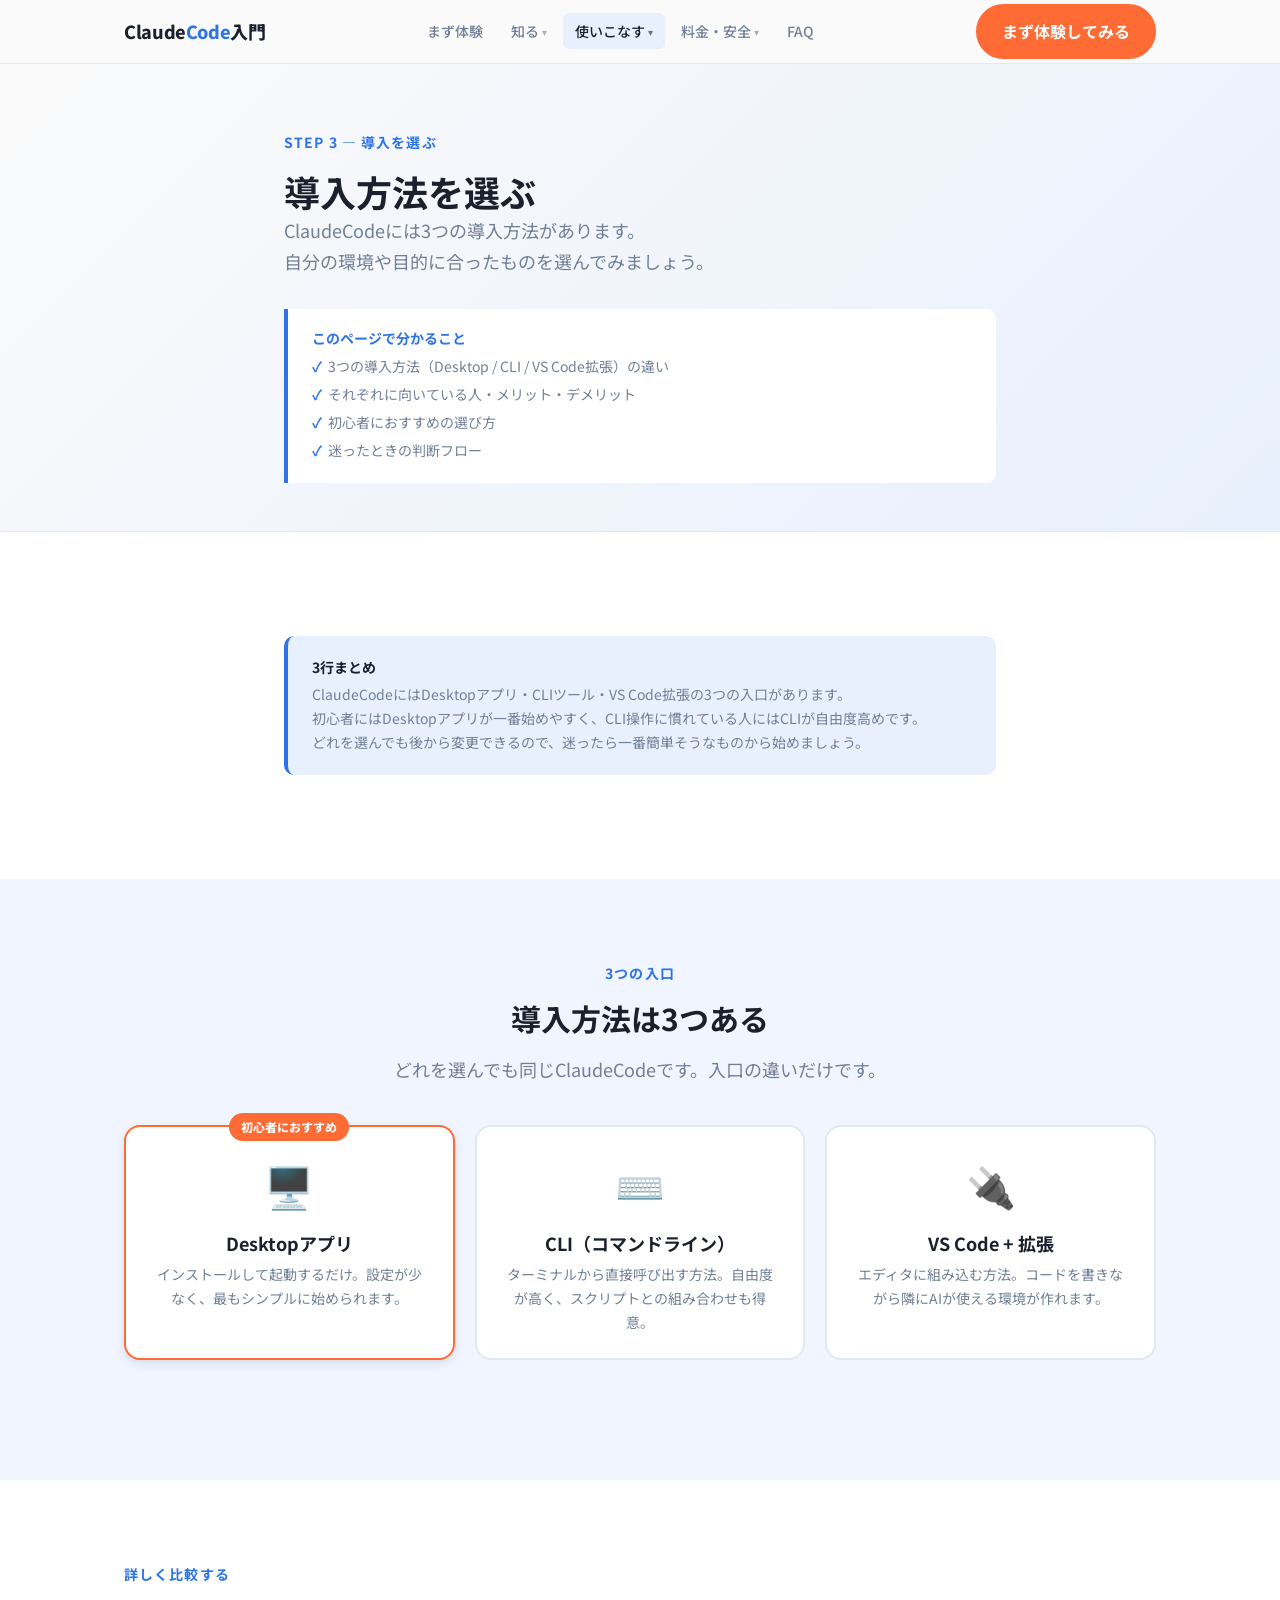
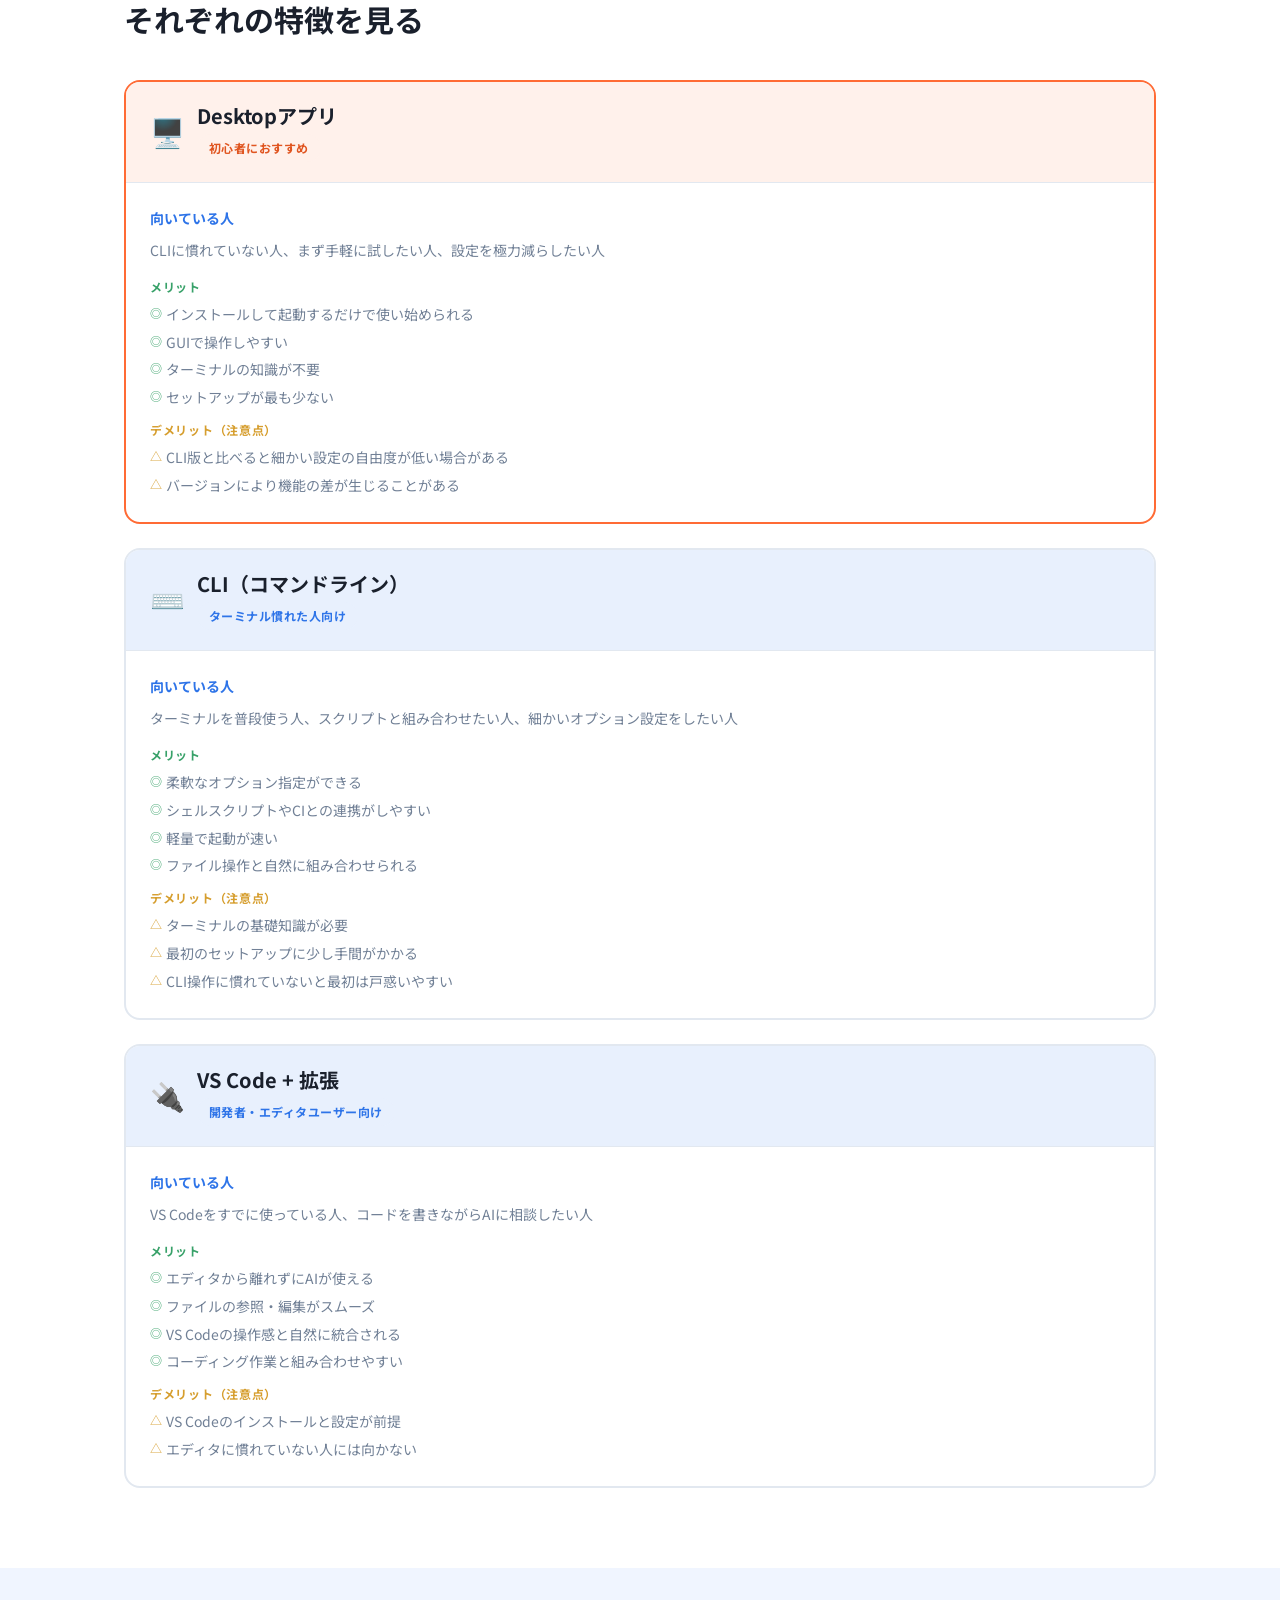
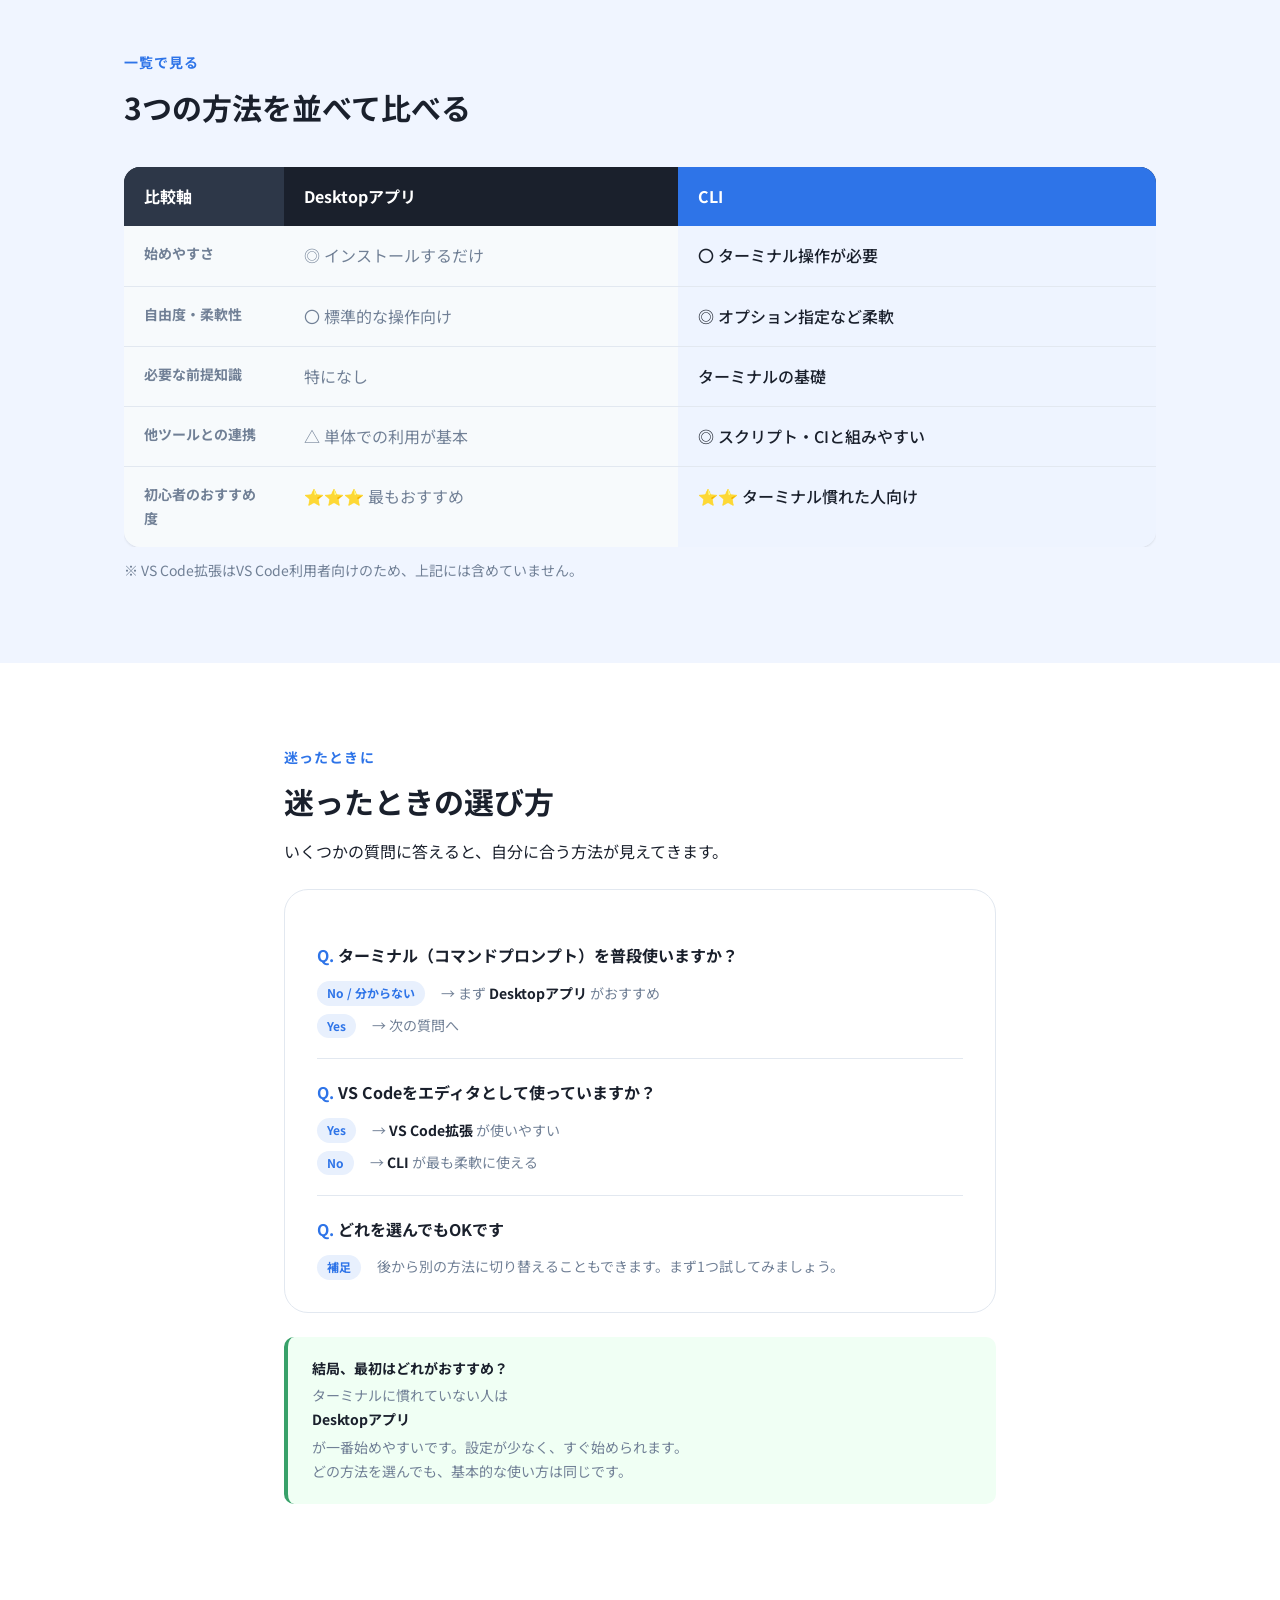
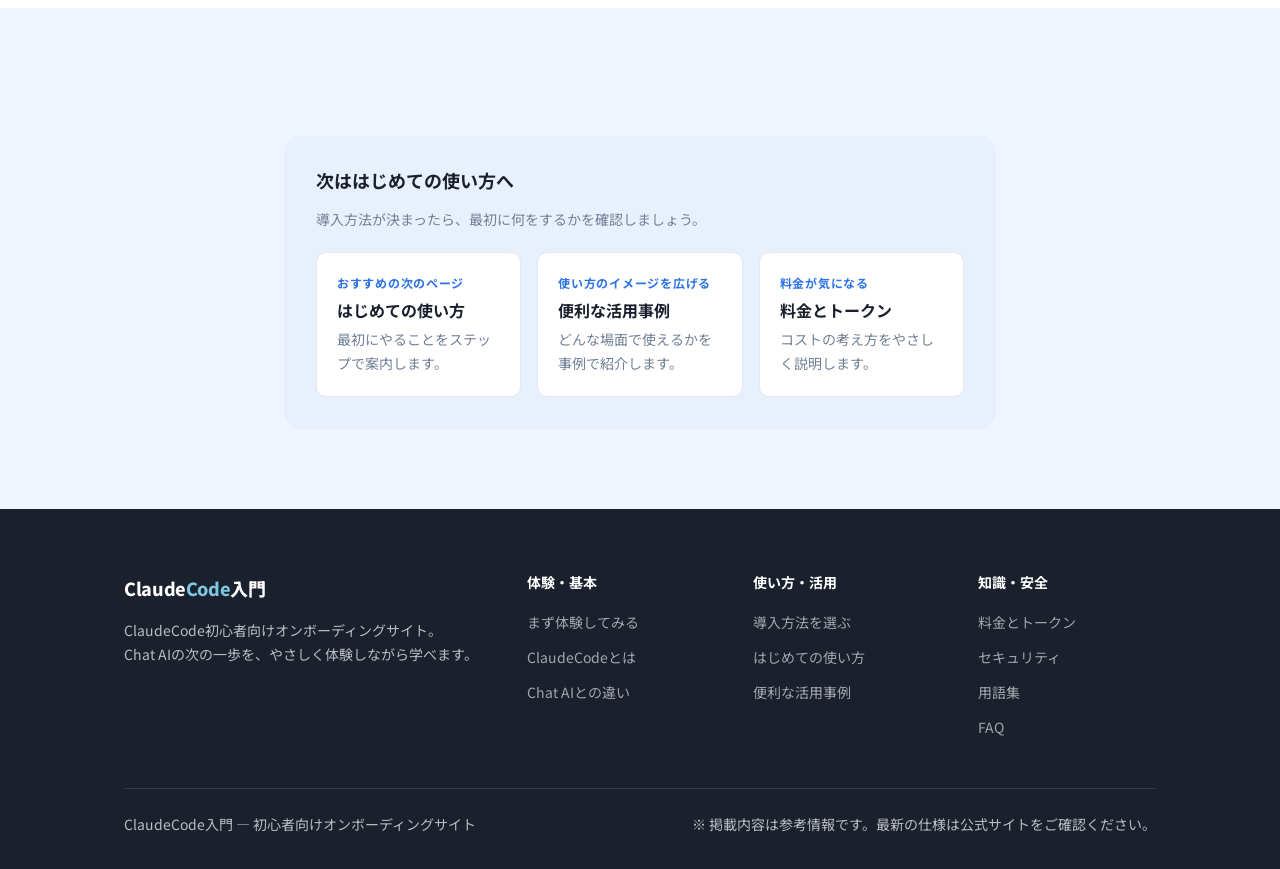
<file: getting-started.html>
<!DOCTYPE html>
<html lang="ja">
<head>
  <meta charset="UTF-8">
  <meta name="viewport" content="width=device-width, initial-scale=1.0">
  <title>導入方法を選ぶ — ClaudeCode入門</title>
  <meta name="description" content="ClaudeCodeの3つの導入方法（Desktopアプリ・CLI・VS Code拡張）を比較。自分に合う方法の選び方を案内します。">
  <link rel="preconnect" href="https://fonts.googleapis.com">
  <link rel="preconnect" href="https://fonts.gstatic.com" crossorigin>
  <link href="https://fonts.googleapis.com/css2?family=Noto+Sans+JP:wght@400;500;700;800&display=swap" rel="stylesheet">
  <link rel="stylesheet" href="css/variables.css">
  <link rel="stylesheet" href="css/base.css">
  <link rel="stylesheet" href="css/components.css">
  <style>
    .method-overview {
      display: grid;
      grid-template-columns: repeat(3, 1fr);
      gap: var(--space-5);
      margin-bottom: var(--space-10);
    }
    .method-overview-card {
      background: #fff;
      border-radius: var(--radius-lg);
      padding: var(--space-6);
      border: 2px solid var(--color-border);
      text-align: center;
      transition: all var(--transition-base);
    }
    .method-overview-card.recommended {
      border-color: var(--color-accent);
      box-shadow: var(--shadow-md);
      position: relative;
    }
    .method-overview-card.recommended::before {
      content: "初心者におすすめ";
      position: absolute;
      top: -14px;
      left: 50%;
      transform: translateX(-50%);
      background: var(--color-accent);
      color: #fff;
      font-size: var(--text-xs);
      font-weight: 800;
      padding: 4px 12px;
      border-radius: var(--radius-full);
      white-space: nowrap;
    }
    .method-overview-card .icon {
      font-size: 2.5rem;
      margin-bottom: var(--space-3);
    }
    .method-overview-card h3 {
      font-size: var(--text-lg);
      margin-bottom: var(--space-2);
    }
    .method-overview-card p {
      font-size: var(--text-sm);
      color: var(--color-text-muted);
      margin: 0;
    }
    @media (max-width: 768px) {
      .method-overview { grid-template-columns: 1fr; }
    }

    .decision-flow {
      background: #fff;
      border: 1px solid var(--color-border);
      border-radius: var(--radius-xl);
      padding: var(--space-8);
    }
    .decision-step {
      padding: var(--space-5) 0;
      border-bottom: 1px solid var(--color-border);
    }
    .decision-step:last-child { border-bottom: none; padding-bottom: 0; }
    .decision-q {
      font-weight: 700;
      font-size: var(--text-base);
      margin-bottom: var(--space-3);
    }
    .decision-q::before {
      content: "Q. ";
      color: var(--color-primary);
    }
    .decision-options {
      display: flex;
      flex-direction: column;
      gap: var(--space-2);
    }
    .decision-option {
      display: flex;
      align-items: center;
      gap: var(--space-4);
      font-size: var(--text-sm);
    }
    .decision-option .cond {
      background: var(--color-primary-light);
      color: var(--color-primary);
      padding: 2px 10px;
      border-radius: var(--radius-full);
      font-weight: 700;
      font-size: var(--text-xs);
      flex-shrink: 0;
    }
    .decision-option .result {
      color: var(--color-text-muted);
    }
    .decision-option strong { color: var(--color-text); }
  </style>
</head>
<body>

<!-- HEADER -->
<header class="site-header">
  <div class="container">
    <a href="index.html" class="site-logo">Claude<span>Code</span>入門</a>
    <nav class="site-nav" aria-label="メインナビゲーション">
      <a href="experience.html">まず体験</a>
      <div class="nav-dropdown">
        <button class="nav-dropdown__trigger" aria-haspopup="true" aria-expanded="false">知る <span class="arrow" aria-hidden="true">▾</span></button>
        <div class="nav-dropdown__menu">
          <a href="what-is-claudecode.html">ClaudeCodeとは</a>
          <a href="vs-chat-ai.html">Chat AIとの違い</a>
        </div>
      </div>
      <div class="nav-dropdown">
        <button class="nav-dropdown__trigger" aria-haspopup="true" aria-expanded="false">使いこなす <span class="arrow" aria-hidden="true">▾</span></button>
        <div class="nav-dropdown__menu">
          <a href="getting-started.html">導入方法を選ぶ</a>
          <a href="first-steps.html">はじめての使い方</a>
          <a href="use-cases.html">便利な活用事例</a>
          <a href="session-memory.html">セッション・記憶・ルール</a>
        </div>
      </div>
      <div class="nav-dropdown">
        <button class="nav-dropdown__trigger" aria-haspopup="true" aria-expanded="false">料金・安全 <span class="arrow" aria-hidden="true">▾</span></button>
        <div class="nav-dropdown__menu">
          <a href="pricing.html">料金とトークン</a>
          <a href="models.html">モデルの使い分け</a>
          <a href="security.html">セキュリティ・オプトアウト</a>
        </div>
      </div>
      <a href="faq.html">FAQ</a>
    </nav>
    <div class="header-cta">
      <a href="experience.html" class="btn btn--primary">まず体験してみる</a>
    </div>
    <button class="hamburger" aria-label="メニューを開く" aria-expanded="false">
      <span></span><span></span><span></span>
    </button>
  </div>
</header>

<!-- PAGE HERO -->
<section class="page-hero">
  <div class="container--narrow">
    <p class="section-label">Step 3 — 導入を選ぶ</p>
    <h1>導入方法を選ぶ</h1>
    <p class="section-lead" style="margin-bottom:0;">
      ClaudeCodeには3つの導入方法があります。<br>
      自分の環境や目的に合ったものを選んでみましょう。
    </p>
    <div class="page-summary">
      <h3>このページで分かること</h3>
      <ul>
        <li>3つの導入方法（Desktop / CLI / VS Code拡張）の違い</li>
        <li>それぞれに向いている人・メリット・デメリット</li>
        <li>初心者におすすめの選び方</li>
        <li>迷ったときの判断フロー</li>
      </ul>
    </div>
  </div>
</section>

<!-- 3行まとめ -->
<section class="section section--white">
  <div class="container--narrow">
    <div class="callout callout--info">
      <strong>3行まとめ</strong>
      <p>ClaudeCodeにはDesktopアプリ・CLIツール・VS Code拡張の3つの入口があります。<br>
      初心者にはDesktopアプリが一番始めやすく、CLI操作に慣れている人にはCLIが自由度高めです。<br>
      どれを選んでも後から変更できるので、迷ったら一番簡単そうなものから始めましょう。</p>
    </div>
  </div>
</section>

<!-- 導入方法は3つある -->
<section class="section section--light">
  <div class="container">
    <div class="section-header--center">
      <p class="section-label">3つの入口</p>
      <h2 class="section-title">導入方法は3つある</h2>
      <p class="section-lead">どれを選んでも同じClaudeCodeです。入口の違いだけです。</p>
    </div>
    <div class="method-overview">
      <div class="method-overview-card recommended">
        <div class="icon" aria-hidden="true">🖥️</div>
        <h3>Desktopアプリ</h3>
        <p>インストールして起動するだけ。設定が少なく、最もシンプルに始められます。</p>
      </div>
      <div class="method-overview-card">
        <div class="icon" aria-hidden="true">⌨️</div>
        <h3>CLI（コマンドライン）</h3>
        <p>ターミナルから直接呼び出す方法。自由度が高く、スクリプトとの組み合わせも得意。</p>
      </div>
      <div class="method-overview-card">
        <div class="icon" aria-hidden="true">🔌</div>
        <h3>VS Code + 拡張</h3>
        <p>エディタに組み込む方法。コードを書きながら隣にAIが使える環境が作れます。</p>
      </div>
    </div>
  </div>
</section>

<!-- 各方法の詳細 -->
<section class="section section--white">
  <div class="container">
    <div class="section-header">
      <p class="section-label">詳しく比較する</p>
      <h2 class="section-title">それぞれの特徴を見る</h2>
    </div>

    <!-- Desktop -->
    <div class="method-card is-recommended" style="margin-bottom: var(--space-6);">
      <div class="method-card__header">
        <div style="display:flex; align-items:center; gap:var(--space-3);">
          <span style="font-size:1.75rem;" aria-hidden="true">🖥️</span>
          <div>
            <h3>Desktopアプリ</h3>
            <div class="tag" style="margin-top:var(--space-1);">
              <span class="badge badge--accent">初心者におすすめ</span>
            </div>
          </div>
        </div>
      </div>
      <div class="method-card__body">
        <p class="for-who">向いている人</p>
        <p>CLIに慣れていない人、まず手軽に試したい人、設定を極力減らしたい人</p>
        <div class="pros-cons">
          <div class="pros-cons__section pros">
            <h4>メリット</h4>
            <ul class="pros-cons__list">
              <li>インストールして起動するだけで使い始められる</li>
              <li>GUIで操作しやすい</li>
              <li>ターミナルの知識が不要</li>
              <li>セットアップが最も少ない</li>
            </ul>
          </div>
          <div class="pros-cons__section cons">
            <h4>デメリット（注意点）</h4>
            <ul class="pros-cons__list">
              <li>CLI版と比べると細かい設定の自由度が低い場合がある</li>
              <li>バージョンにより機能の差が生じることがある</li>
            </ul>
          </div>
        </div>
      </div>
    </div>

    <!-- CLI -->
    <div class="method-card" style="margin-bottom: var(--space-6);">
      <div class="method-card__header">
        <div style="display:flex; align-items:center; gap:var(--space-3);">
          <span style="font-size:1.75rem;" aria-hidden="true">⌨️</span>
          <div>
            <h3>CLI（コマンドライン）</h3>
            <div class="tag" style="margin-top:var(--space-1);">
              <span class="badge badge--primary">ターミナル慣れた人向け</span>
            </div>
          </div>
        </div>
      </div>
      <div class="method-card__body">
        <p class="for-who">向いている人</p>
        <p>ターミナルを普段使う人、スクリプトと組み合わせたい人、細かいオプション設定をしたい人</p>
        <div class="pros-cons">
          <div class="pros-cons__section pros">
            <h4>メリット</h4>
            <ul class="pros-cons__list">
              <li>柔軟なオプション指定ができる</li>
              <li>シェルスクリプトやCIとの連携がしやすい</li>
              <li>軽量で起動が速い</li>
              <li>ファイル操作と自然に組み合わせられる</li>
            </ul>
          </div>
          <div class="pros-cons__section cons">
            <h4>デメリット（注意点）</h4>
            <ul class="pros-cons__list">
              <li>ターミナルの基礎知識が必要</li>
              <li>最初のセットアップに少し手間がかかる</li>
              <li>CLI操作に慣れていないと最初は戸惑いやすい</li>
            </ul>
          </div>
        </div>
      </div>
    </div>

    <!-- VS Code -->
    <div class="method-card">
      <div class="method-card__header">
        <div style="display:flex; align-items:center; gap:var(--space-3);">
          <span style="font-size:1.75rem;" aria-hidden="true">🔌</span>
          <div>
            <h3>VS Code + 拡張</h3>
            <div class="tag" style="margin-top:var(--space-1);">
              <span class="badge badge--primary">開発者・エディタユーザー向け</span>
            </div>
          </div>
        </div>
      </div>
      <div class="method-card__body">
        <p class="for-who">向いている人</p>
        <p>VS Codeをすでに使っている人、コードを書きながらAIに相談したい人</p>
        <div class="pros-cons">
          <div class="pros-cons__section pros">
            <h4>メリット</h4>
            <ul class="pros-cons__list">
              <li>エディタから離れずにAIが使える</li>
              <li>ファイルの参照・編集がスムーズ</li>
              <li>VS Codeの操作感と自然に統合される</li>
              <li>コーディング作業と組み合わせやすい</li>
            </ul>
          </div>
          <div class="pros-cons__section cons">
            <h4>デメリット（注意点）</h4>
            <ul class="pros-cons__list">
              <li>VS Codeのインストールと設定が前提</li>
              <li>エディタに慣れていない人には向かない</li>
            </ul>
          </div>
        </div>
      </div>
    </div>
  </div>
</section>

<!-- 比較表 -->
<section class="section section--light">
  <div class="container">
    <div class="section-header">
      <p class="section-label">一覧で見る</p>
      <h2 class="section-title">3つの方法を並べて比べる</h2>
    </div>
    <div style="overflow-x:auto;">
      <table class="comparison-table">
        <thead>
          <tr>
            <th>比較軸</th>
            <th>Desktopアプリ</th>
            <th class="col-claude">CLI</th>
          </tr>
        </thead>
        <tbody>
          <tr>
            <td>始めやすさ</td>
            <td>◎ インストールするだけ</td>
            <td>〇 ターミナル操作が必要</td>
          </tr>
          <tr>
            <td>自由度・柔軟性</td>
            <td>〇 標準的な操作向け</td>
            <td>◎ オプション指定など柔軟</td>
          </tr>
          <tr>
            <td>必要な前提知識</td>
            <td>特になし</td>
            <td>ターミナルの基礎</td>
          </tr>
          <tr>
            <td>他ツールとの連携</td>
            <td>△ 単体での利用が基本</td>
            <td>◎ スクリプト・CIと組みやすい</td>
          </tr>
          <tr>
            <td>初心者のおすすめ度</td>
            <td>⭐⭐⭐ 最もおすすめ</td>
            <td>⭐⭐ ターミナル慣れた人向け</td>
          </tr>
        </tbody>
      </table>
    </div>
    <p class="text-muted text-sm" style="margin-top:var(--space-3);">※ VS Code拡張はVS Code利用者向けのため、上記には含めていません。</p>
  </div>
</section>

<!-- 迷ったときの選び方 -->
<section class="section section--white">
  <div class="container--narrow">
    <p class="section-label">迷ったときに</p>
    <h2 class="section-title">迷ったときの選び方</h2>
    <p style="margin-bottom:var(--space-6);">いくつかの質問に答えると、自分に合う方法が見えてきます。</p>

    <div class="decision-flow">
      <div class="decision-step">
        <p class="decision-q">ターミナル（コマンドプロンプト）を普段使いますか？</p>
        <div class="decision-options">
          <div class="decision-option">
            <span class="cond">No / 分からない</span>
            <span class="result">→ まず <strong>Desktopアプリ</strong> がおすすめ</span>
          </div>
          <div class="decision-option">
            <span class="cond">Yes</span>
            <span class="result">→ 次の質問へ</span>
          </div>
        </div>
      </div>
      <div class="decision-step">
        <p class="decision-q">VS Codeをエディタとして使っていますか？</p>
        <div class="decision-options">
          <div class="decision-option">
            <span class="cond">Yes</span>
            <span class="result">→ <strong>VS Code拡張</strong> が使いやすい</span>
          </div>
          <div class="decision-option">
            <span class="cond">No</span>
            <span class="result">→ <strong>CLI</strong> が最も柔軟に使える</span>
          </div>
        </div>
      </div>
      <div class="decision-step">
        <p class="decision-q">どれを選んでもOKです</p>
        <div class="decision-options">
          <div class="decision-option">
            <span class="cond">補足</span>
            <span class="result">後から別の方法に切り替えることもできます。まず1つ試してみましょう。</span>
          </div>
        </div>
      </div>
    </div>

    <div class="callout callout--tip" style="margin-top:var(--space-6);">
      <strong>結局、最初はどれがおすすめ？</strong>
      <p>ターミナルに慣れていない人は <strong>Desktopアプリ</strong> が一番始めやすいです。設定が少なく、すぐ始められます。<br>
      どの方法を選んでも、基本的な使い方は同じです。</p>
    </div>
  </div>
</section>

<!-- 次のページへ -->
<section class="section section--light">
  <div class="container--narrow">
    <div class="next-page-nav">
      <h3>次ははじめての使い方へ</h3>
      <p class="text-muted text-sm" style="margin-bottom:var(--space-5);">
        導入方法が決まったら、最初に何をするかを確認しましょう。
      </p>
      <div class="next-page-cards">
        <a href="first-steps.html" class="next-page-card">
          <span class="label">おすすめの次のページ</span>
          <span class="title">はじめての使い方</span>
          <span class="desc">最初にやることをステップで案内します。</span>
        </a>
        <a href="use-cases.html" class="next-page-card">
          <span class="label">使い方のイメージを広げる</span>
          <span class="title">便利な活用事例</span>
          <span class="desc">どんな場面で使えるかを事例で紹介します。</span>
        </a>
        <a href="pricing.html" class="next-page-card">
          <span class="label">料金が気になる</span>
          <span class="title">料金とトークン</span>
          <span class="desc">コストの考え方をやさしく説明します。</span>
        </a>
      </div>
    </div>
  </div>
</section>

<!-- FOOTER -->
<footer class="site-footer">
  <div class="container">
    <div class="footer-grid">
      <div class="footer-brand">
        <a href="index.html" class="site-logo">Claude<span style="color:#7ec8e3;">Code</span>入門</a>
        <p>ClaudeCode初心者向けオンボーディングサイト。<br>Chat AIの次の一歩を、やさしく体験しながら学べます。</p>
      </div>
      <div class="footer-nav">
        <h4>体験・基本</h4>
        <ul>
          <li><a href="experience.html">まず体験してみる</a></li>
          <li><a href="what-is-claudecode.html">ClaudeCodeとは</a></li>
          <li><a href="vs-chat-ai.html">Chat AIとの違い</a></li>
        </ul>
      </div>
      <div class="footer-nav">
        <h4>使い方・活用</h4>
        <ul>
          <li><a href="getting-started.html">導入方法を選ぶ</a></li>
          <li><a href="first-steps.html">はじめての使い方</a></li>
          <li><a href="use-cases.html">便利な活用事例</a></li>
        </ul>
      </div>
      <div class="footer-nav">
        <h4>知識・安全</h4>
        <ul>
          <li><a href="pricing.html">料金とトークン</a></li>
          <li><a href="security.html">セキュリティ</a></li>
          <li><a href="glossary.html">用語集</a></li>
          <li><a href="faq.html">FAQ</a></li>
        </ul>
      </div>
    </div>
    <div class="footer-bottom">
      <span>ClaudeCode入門 — 初心者向けオンボーディングサイト</span>
      <span>※ 掲載内容は参考情報です。最新の仕様は公式サイトをご確認ください。</span>
    </div>
  </div>
</footer>

<script src="js/main.js"></script>
</body>
</html>
</file>
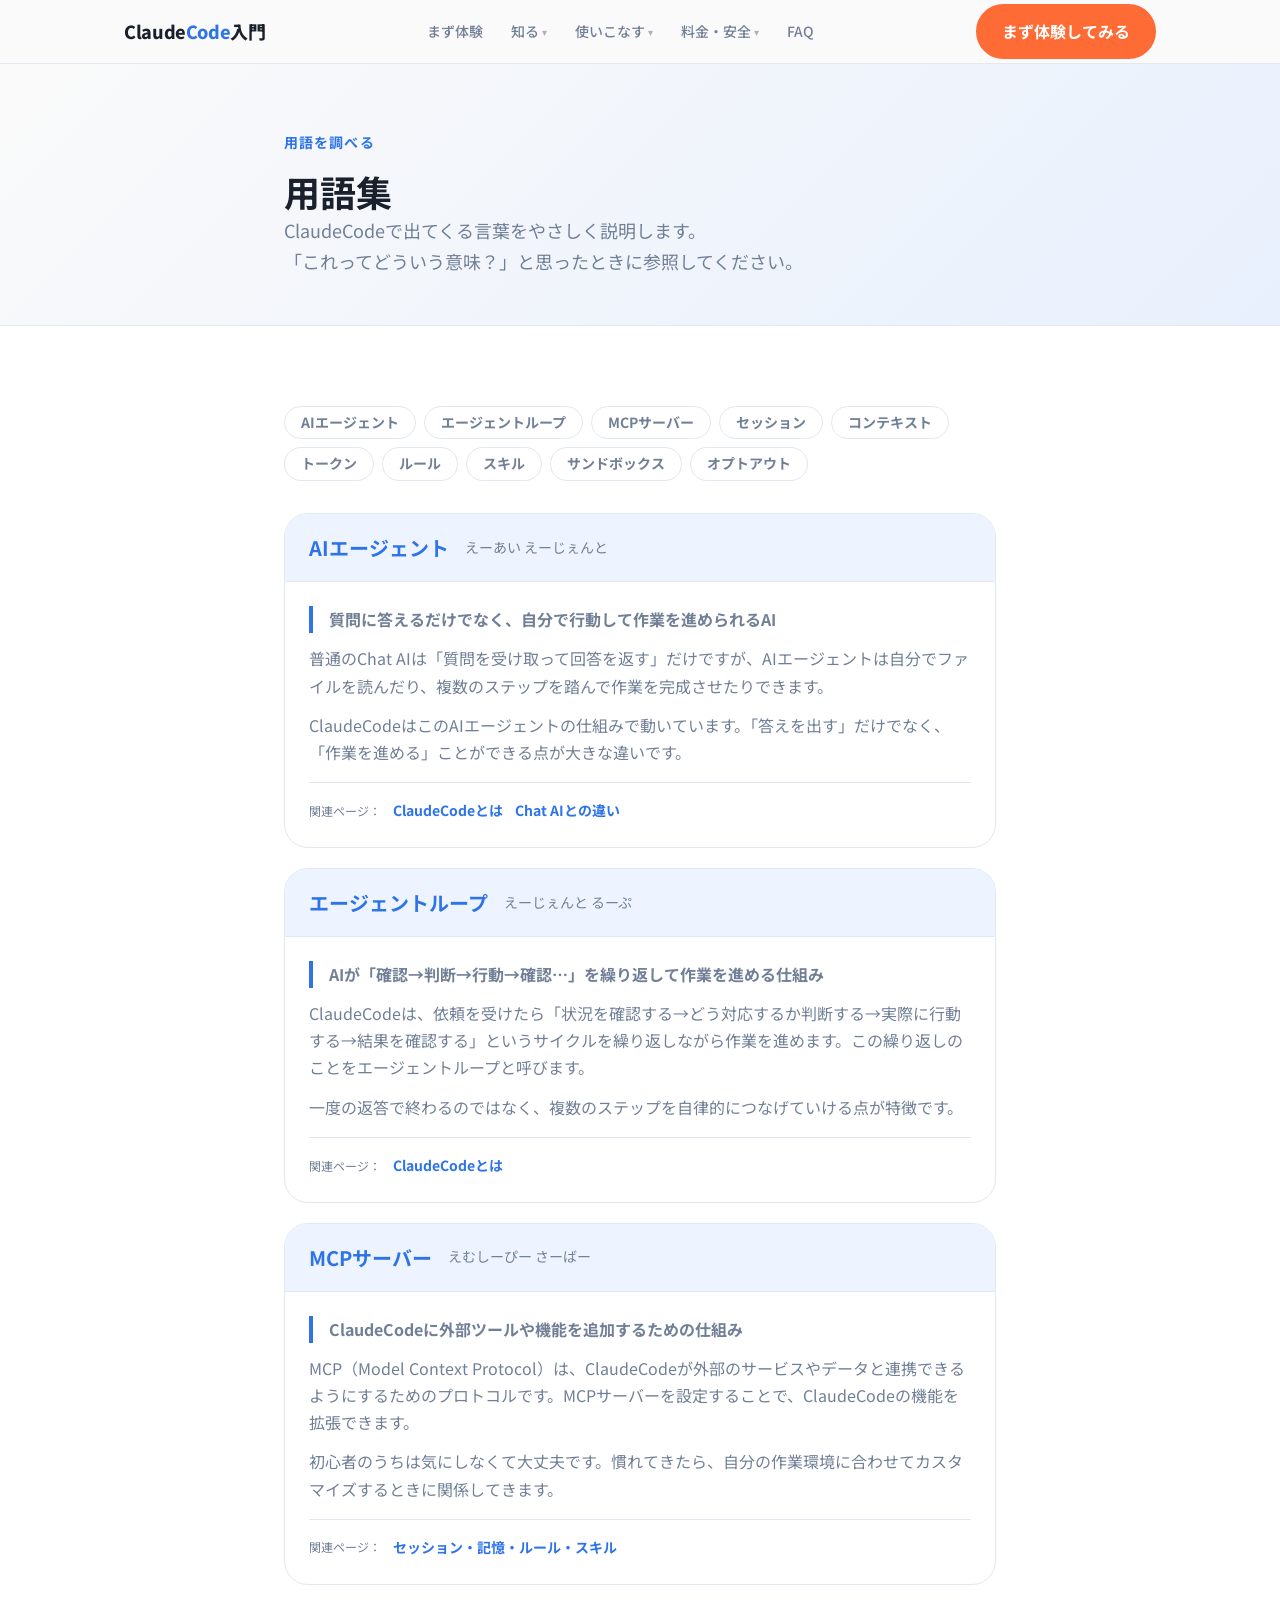
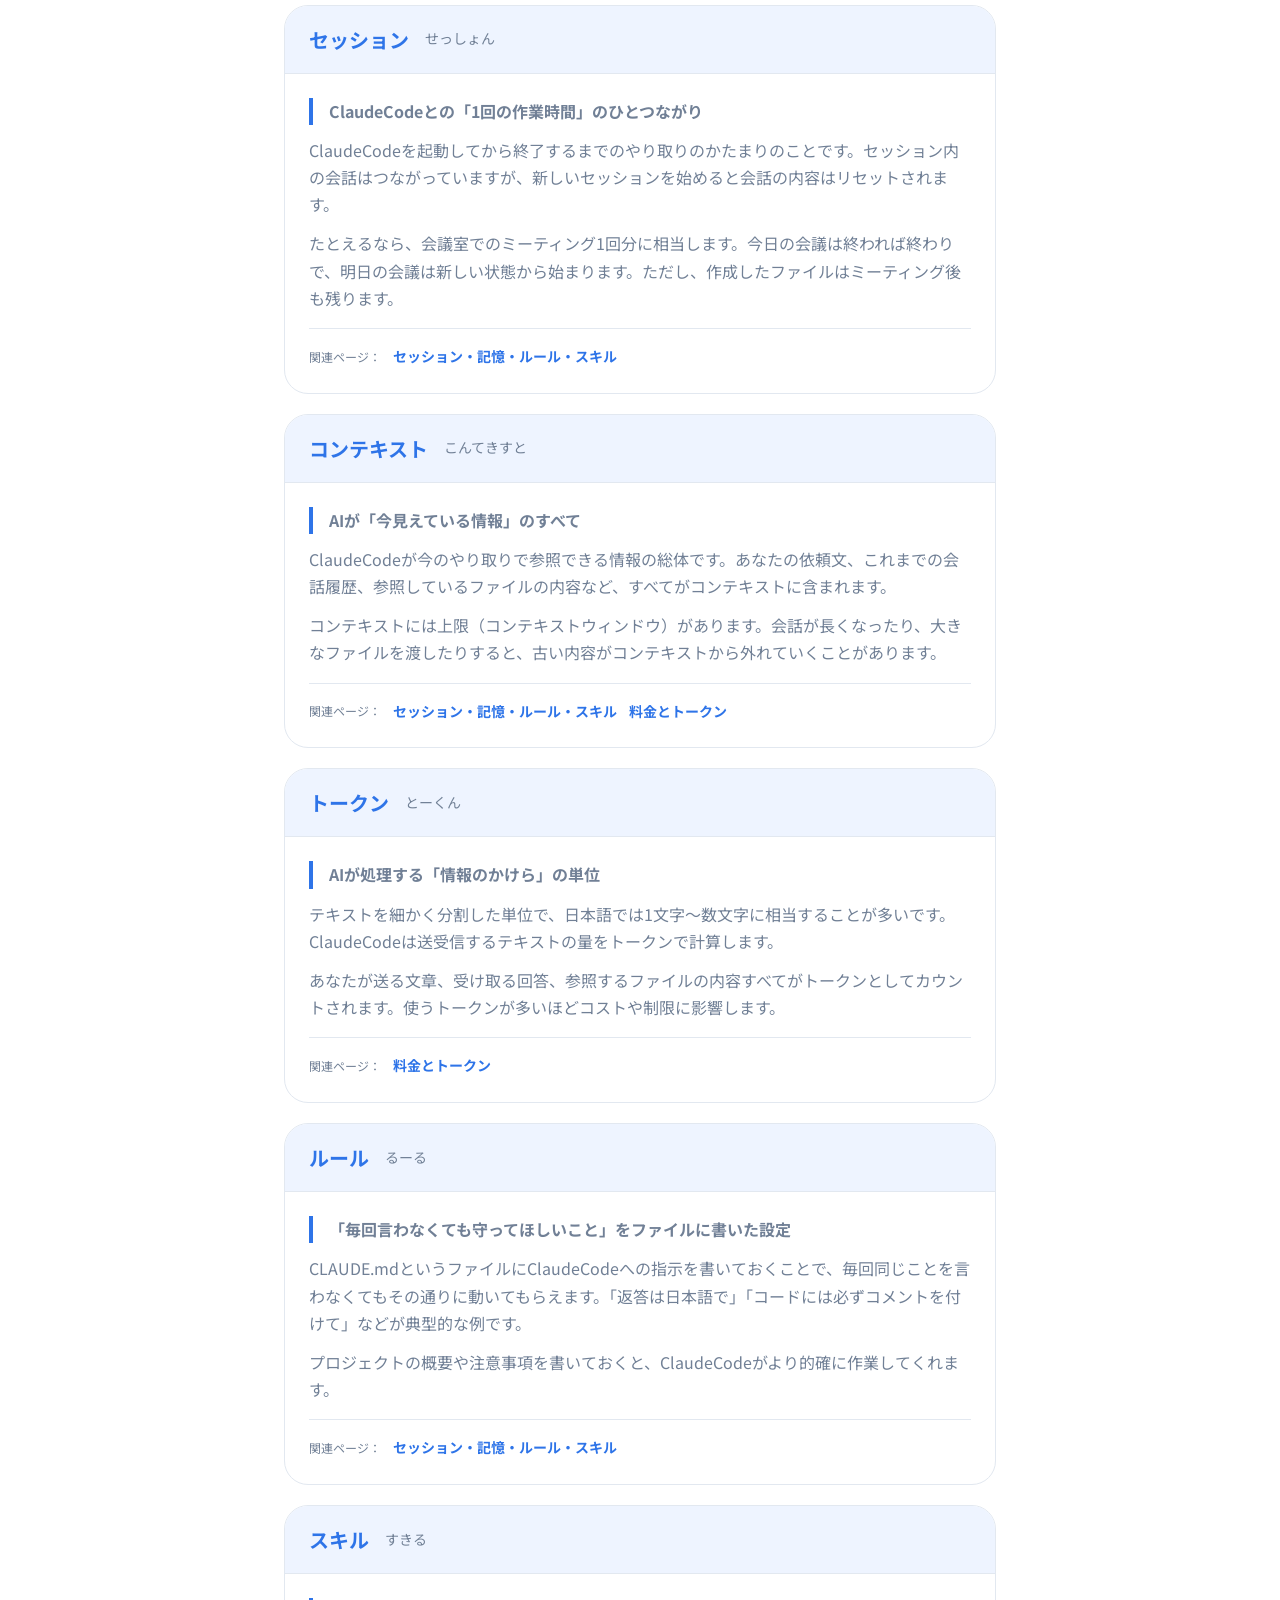
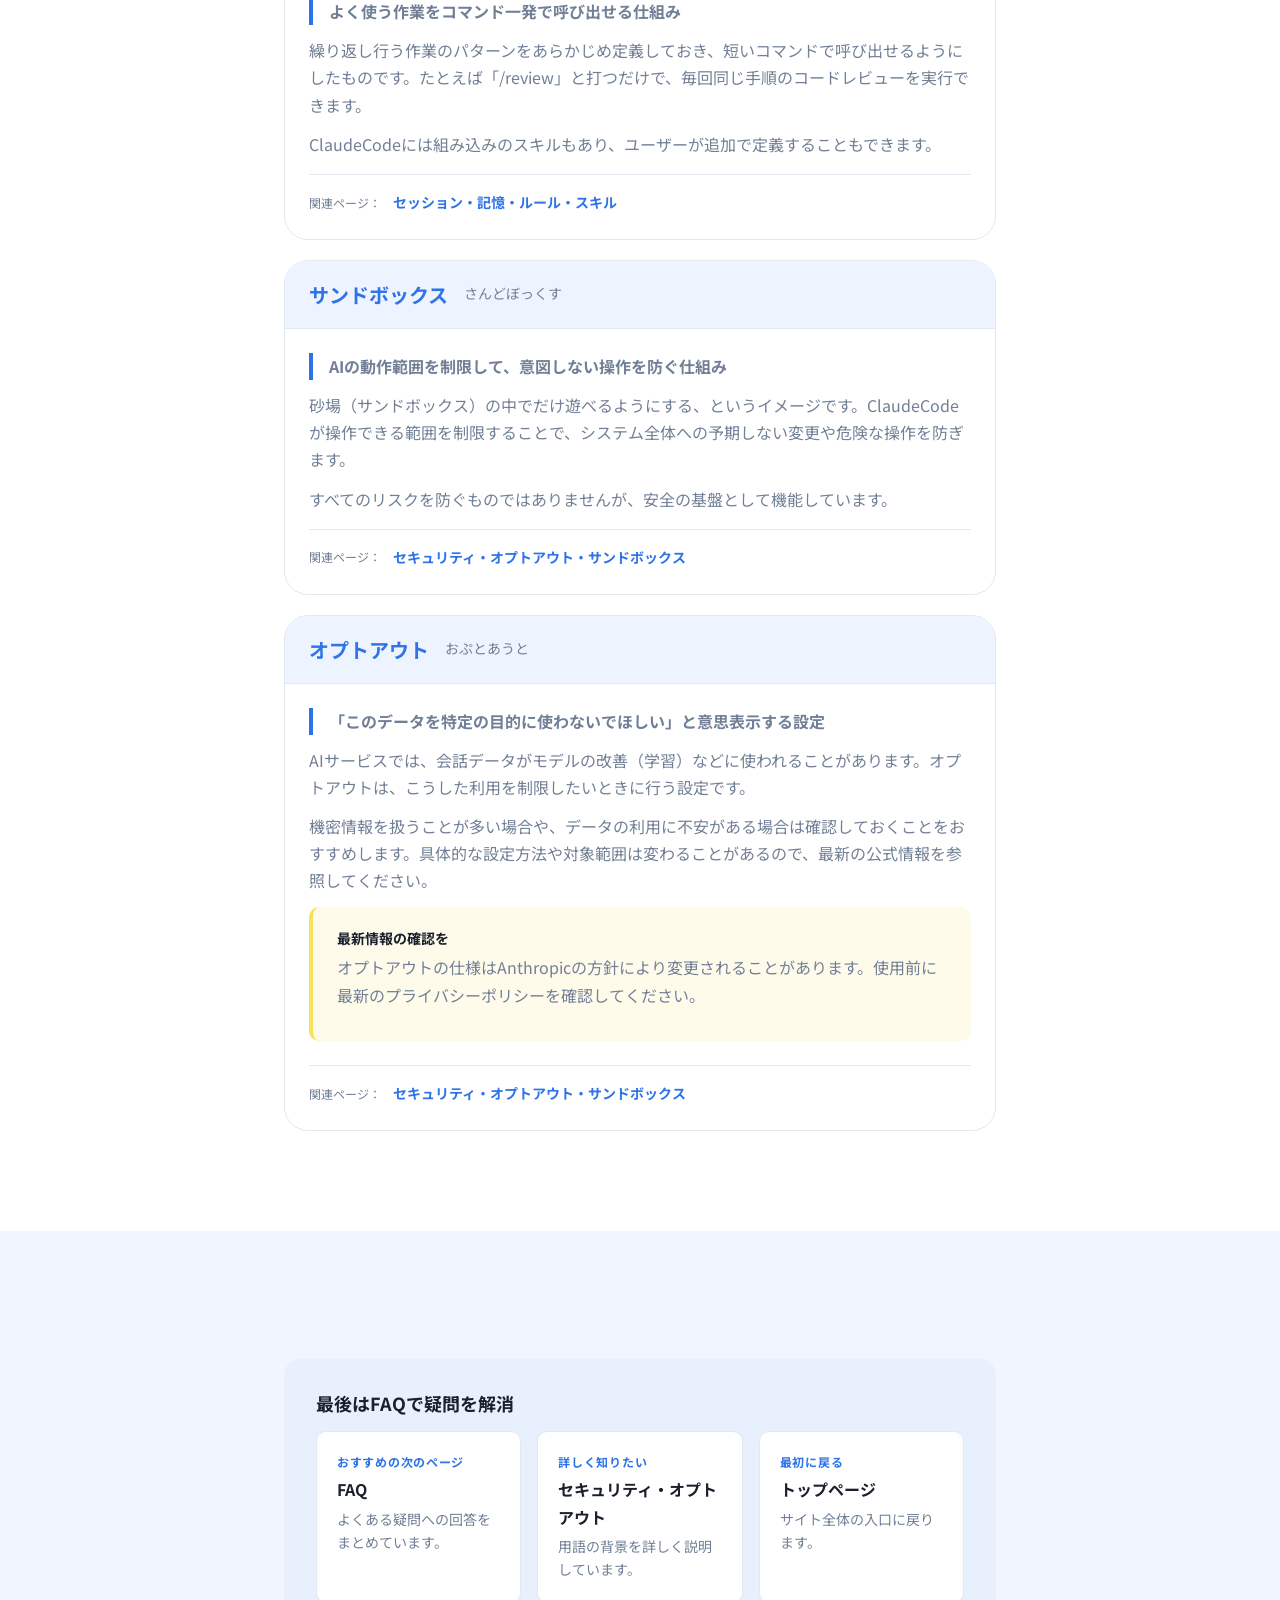
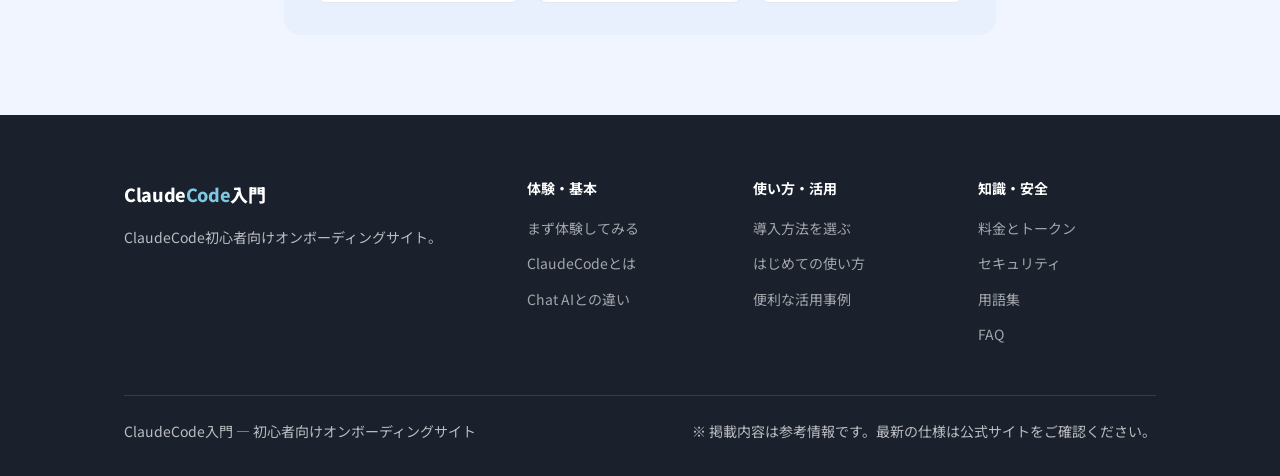
<file: glossary.html>
<!DOCTYPE html>
<html lang="ja">
<head>
  <meta charset="UTF-8">
  <meta name="viewport" content="width=device-width, initial-scale=1.0">
  <title>用語集 — ClaudeCode入門</title>
  <meta name="description" content="ClaudeCodeで使われる主要な用語をやさしく解説。AIエージェント・トークン・セッション・サンドボックスなど10語以上を収録。">
  <link rel="preconnect" href="https://fonts.googleapis.com">
  <link rel="preconnect" href="https://fonts.gstatic.com" crossorigin>
  <link href="https://fonts.googleapis.com/css2?family=Noto+Sans+JP:wght@400;500;700;800&display=swap" rel="stylesheet">
  <link rel="stylesheet" href="css/variables.css">
  <link rel="stylesheet" href="css/base.css">
  <link rel="stylesheet" href="css/components.css">
  <style>
    .glossary-nav {
      display: flex;
      flex-wrap: wrap;
      gap: var(--space-2);
      margin-bottom: var(--space-8);
    }
    .glossary-nav a {
      background: #fff;
      border: 1px solid var(--color-border);
      border-radius: var(--radius-full);
      padding: var(--space-1) var(--space-4);
      font-size: var(--text-sm);
      font-weight: 700;
      color: var(--color-text-muted);
      text-decoration: none;
      transition: all var(--transition-fast);
    }
    .glossary-nav a:hover {
      border-color: var(--color-primary);
      color: var(--color-primary);
      background: var(--color-primary-light);
    }

    .glossary-entry {
      background: #fff;
      border-radius: var(--radius-xl);
      border: 1px solid var(--color-border);
      overflow: hidden;
      margin-bottom: var(--space-5);
      scroll-margin-top: calc(var(--header-height) + var(--space-4));
    }
    .glossary-entry__term {
      display: flex;
      align-items: center;
      gap: var(--space-4);
      padding: var(--space-5) var(--space-6);
      background: var(--color-comparison-claude);
      border-bottom: 1px solid var(--color-border);
    }
    .glossary-entry__term h2 {
      font-size: var(--text-xl);
      color: var(--color-primary);
      margin: 0;
    }
    .glossary-entry__term .reading {
      font-size: var(--text-sm);
      color: var(--color-text-muted);
      font-weight: 400;
    }
    .glossary-entry__body {
      padding: var(--space-6);
    }
    .glossary-entry__oneliner {
      font-size: var(--text-lg);
      font-weight: 700;
      border-left: 4px solid var(--color-primary);
      padding-left: var(--space-4);
      margin-bottom: var(--space-4);
    }
    .glossary-entry__body p {
      font-size: var(--text-base);
      color: var(--color-text-muted);
      margin-bottom: var(--space-3);
    }
    .glossary-entry__related {
      display: flex;
      align-items: center;
      gap: var(--space-3);
      flex-wrap: wrap;
      margin-top: var(--space-4);
      padding-top: var(--space-4);
      border-top: 1px solid var(--color-border);
    }
    .glossary-entry__related span {
      font-size: var(--text-xs);
      color: var(--color-text-muted);
    }
    .glossary-entry__related a {
      font-size: var(--text-sm);
      font-weight: 700;
    }
  </style>
</head>
<body>

<header class="site-header">
  <div class="container">
    <a href="index.html" class="site-logo">Claude<span>Code</span>入門</a>
    <nav class="site-nav" aria-label="メインナビゲーション">
      <a href="experience.html">まず体験</a>
      <div class="nav-dropdown">
        <button class="nav-dropdown__trigger" aria-haspopup="true" aria-expanded="false">知る <span class="arrow" aria-hidden="true">▾</span></button>
        <div class="nav-dropdown__menu">
          <a href="what-is-claudecode.html">ClaudeCodeとは</a>
          <a href="vs-chat-ai.html">Chat AIとの違い</a>
        </div>
      </div>
      <div class="nav-dropdown">
        <button class="nav-dropdown__trigger" aria-haspopup="true" aria-expanded="false">使いこなす <span class="arrow" aria-hidden="true">▾</span></button>
        <div class="nav-dropdown__menu">
          <a href="getting-started.html">導入方法を選ぶ</a>
          <a href="first-steps.html">はじめての使い方</a>
          <a href="use-cases.html">便利な活用事例</a>
          <a href="session-memory.html">セッション・記憶・ルール</a>
        </div>
      </div>
      <div class="nav-dropdown">
        <button class="nav-dropdown__trigger" aria-haspopup="true" aria-expanded="false">料金・安全 <span class="arrow" aria-hidden="true">▾</span></button>
        <div class="nav-dropdown__menu">
          <a href="pricing.html">料金とトークン</a>
          <a href="models.html">モデルの使い分け</a>
          <a href="security.html">セキュリティ・オプトアウト</a>
        </div>
      </div>
      <a href="faq.html">FAQ</a>
    </nav>
    <div class="header-cta">
      <a href="experience.html" class="btn btn--primary">まず体験してみる</a>
    </div>
    <button class="hamburger" aria-label="メニューを開く" aria-expanded="false">
      <span></span><span></span><span></span>
    </button>
  </div>
</header>

<section class="page-hero">
  <div class="container--narrow">
    <p class="section-label">用語を調べる</p>
    <h1>用語集</h1>
    <p class="section-lead" style="margin-bottom:0;">
      ClaudeCodeで出てくる言葉をやさしく説明します。<br>
      「これってどういう意味？」と思ったときに参照してください。
    </p>
  </div>
</section>

<section class="section section--white">
  <div class="container--narrow">
    <nav class="glossary-nav" aria-label="用語へのジャンプ">
      <a href="#ai-agent">AIエージェント</a>
      <a href="#agent-loop">エージェントループ</a>
      <a href="#mcp">MCPサーバー</a>
      <a href="#session">セッション</a>
      <a href="#context">コンテキスト</a>
      <a href="#token">トークン</a>
      <a href="#rule">ルール</a>
      <a href="#skill">スキル</a>
      <a href="#sandbox">サンドボックス</a>
      <a href="#optout">オプトアウト</a>
    </nav>

    <!-- AIエージェント -->
    <div class="glossary-entry" id="ai-agent">
      <div class="glossary-entry__term">
        <h2>AIエージェント</h2>
        <span class="reading">えーあい えーじぇんと</span>
      </div>
      <div class="glossary-entry__body">
        <p class="glossary-entry__oneliner">質問に答えるだけでなく、自分で行動して作業を進められるAI</p>
        <p>普通のChat AIは「質問を受け取って回答を返す」だけですが、AIエージェントは自分でファイルを読んだり、複数のステップを踏んで作業を完成させたりできます。</p>
        <p>ClaudeCodeはこのAIエージェントの仕組みで動いています。「答えを出す」だけでなく、「作業を進める」ことができる点が大きな違いです。</p>
        <div class="glossary-entry__related">
          <span>関連ページ：</span>
          <a href="what-is-claudecode.html">ClaudeCodeとは</a>
          <a href="vs-chat-ai.html">Chat AIとの違い</a>
        </div>
      </div>
    </div>

    <!-- エージェントループ -->
    <div class="glossary-entry" id="agent-loop">
      <div class="glossary-entry__term">
        <h2>エージェントループ</h2>
        <span class="reading">えーじぇんと るーぷ</span>
      </div>
      <div class="glossary-entry__body">
        <p class="glossary-entry__oneliner">AIが「確認→判断→行動→確認…」を繰り返して作業を進める仕組み</p>
        <p>ClaudeCodeは、依頼を受けたら「状況を確認する→どう対応するか判断する→実際に行動する→結果を確認する」というサイクルを繰り返しながら作業を進めます。この繰り返しのことをエージェントループと呼びます。</p>
        <p>一度の返答で終わるのではなく、複数のステップを自律的につなげていける点が特徴です。</p>
        <div class="glossary-entry__related">
          <span>関連ページ：</span>
          <a href="what-is-claudecode.html">ClaudeCodeとは</a>
        </div>
      </div>
    </div>

    <!-- MCPサーバー -->
    <div class="glossary-entry" id="mcp">
      <div class="glossary-entry__term">
        <h2>MCPサーバー</h2>
        <span class="reading">えむしーぴー さーばー</span>
      </div>
      <div class="glossary-entry__body">
        <p class="glossary-entry__oneliner">ClaudeCodeに外部ツールや機能を追加するための仕組み</p>
        <p>MCP（Model Context Protocol）は、ClaudeCodeが外部のサービスやデータと連携できるようにするためのプロトコルです。MCPサーバーを設定することで、ClaudeCodeの機能を拡張できます。</p>
        <p>初心者のうちは気にしなくて大丈夫です。慣れてきたら、自分の作業環境に合わせてカスタマイズするときに関係してきます。</p>
        <div class="glossary-entry__related">
          <span>関連ページ：</span>
          <a href="session-memory.html">セッション・記憶・ルール・スキル</a>
        </div>
      </div>
    </div>

    <!-- セッション -->
    <div class="glossary-entry" id="session">
      <div class="glossary-entry__term">
        <h2>セッション</h2>
        <span class="reading">せっしょん</span>
      </div>
      <div class="glossary-entry__body">
        <p class="glossary-entry__oneliner">ClaudeCodeとの「1回の作業時間」のひとつながり</p>
        <p>ClaudeCodeを起動してから終了するまでのやり取りのかたまりのことです。セッション内の会話はつながっていますが、新しいセッションを始めると会話の内容はリセットされます。</p>
        <p>たとえるなら、会議室でのミーティング1回分に相当します。今日の会議は終われば終わりで、明日の会議は新しい状態から始まります。ただし、作成したファイルはミーティング後も残ります。</p>
        <div class="glossary-entry__related">
          <span>関連ページ：</span>
          <a href="session-memory.html">セッション・記憶・ルール・スキル</a>
        </div>
      </div>
    </div>

    <!-- コンテキスト -->
    <div class="glossary-entry" id="context">
      <div class="glossary-entry__term">
        <h2>コンテキスト</h2>
        <span class="reading">こんてきすと</span>
      </div>
      <div class="glossary-entry__body">
        <p class="glossary-entry__oneliner">AIが「今見えている情報」のすべて</p>
        <p>ClaudeCodeが今のやり取りで参照できる情報の総体です。あなたの依頼文、これまでの会話履歴、参照しているファイルの内容など、すべてがコンテキストに含まれます。</p>
        <p>コンテキストには上限（コンテキストウィンドウ）があります。会話が長くなったり、大きなファイルを渡したりすると、古い内容がコンテキストから外れていくことがあります。</p>
        <div class="glossary-entry__related">
          <span>関連ページ：</span>
          <a href="session-memory.html">セッション・記憶・ルール・スキル</a>
          <a href="pricing.html">料金とトークン</a>
        </div>
      </div>
    </div>

    <!-- トークン -->
    <div class="glossary-entry" id="token">
      <div class="glossary-entry__term">
        <h2>トークン</h2>
        <span class="reading">とーくん</span>
      </div>
      <div class="glossary-entry__body">
        <p class="glossary-entry__oneliner">AIが処理する「情報のかけら」の単位</p>
        <p>テキストを細かく分割した単位で、日本語では1文字〜数文字に相当することが多いです。ClaudeCodeは送受信するテキストの量をトークンで計算します。</p>
        <p>あなたが送る文章、受け取る回答、参照するファイルの内容すべてがトークンとしてカウントされます。使うトークンが多いほどコストや制限に影響します。</p>
        <div class="glossary-entry__related">
          <span>関連ページ：</span>
          <a href="pricing.html">料金とトークン</a>
        </div>
      </div>
    </div>

    <!-- ルール -->
    <div class="glossary-entry" id="rule">
      <div class="glossary-entry__term">
        <h2>ルール</h2>
        <span class="reading">るーる</span>
      </div>
      <div class="glossary-entry__body">
        <p class="glossary-entry__oneliner">「毎回言わなくても守ってほしいこと」をファイルに書いた設定</p>
        <p>CLAUDE.mdというファイルにClaudeCodeへの指示を書いておくことで、毎回同じことを言わなくてもその通りに動いてもらえます。「返答は日本語で」「コードには必ずコメントを付けて」などが典型的な例です。</p>
        <p>プロジェクトの概要や注意事項を書いておくと、ClaudeCodeがより的確に作業してくれます。</p>
        <div class="glossary-entry__related">
          <span>関連ページ：</span>
          <a href="session-memory.html">セッション・記憶・ルール・スキル</a>
        </div>
      </div>
    </div>

    <!-- スキル -->
    <div class="glossary-entry" id="skill">
      <div class="glossary-entry__term">
        <h2>スキル</h2>
        <span class="reading">すきる</span>
      </div>
      <div class="glossary-entry__body">
        <p class="glossary-entry__oneliner">よく使う作業をコマンド一発で呼び出せる仕組み</p>
        <p>繰り返し行う作業のパターンをあらかじめ定義しておき、短いコマンドで呼び出せるようにしたものです。たとえば「/review」と打つだけで、毎回同じ手順のコードレビューを実行できます。</p>
        <p>ClaudeCodeには組み込みのスキルもあり、ユーザーが追加で定義することもできます。</p>
        <div class="glossary-entry__related">
          <span>関連ページ：</span>
          <a href="session-memory.html">セッション・記憶・ルール・スキル</a>
        </div>
      </div>
    </div>

    <!-- サンドボックス -->
    <div class="glossary-entry" id="sandbox">
      <div class="glossary-entry__term">
        <h2>サンドボックス</h2>
        <span class="reading">さんどぼっくす</span>
      </div>
      <div class="glossary-entry__body">
        <p class="glossary-entry__oneliner">AIの動作範囲を制限して、意図しない操作を防ぐ仕組み</p>
        <p>砂場（サンドボックス）の中でだけ遊べるようにする、というイメージです。ClaudeCodeが操作できる範囲を制限することで、システム全体への予期しない変更や危険な操作を防ぎます。</p>
        <p>すべてのリスクを防ぐものではありませんが、安全の基盤として機能しています。</p>
        <div class="glossary-entry__related">
          <span>関連ページ：</span>
          <a href="security.html">セキュリティ・オプトアウト・サンドボックス</a>
        </div>
      </div>
    </div>

    <!-- オプトアウト -->
    <div class="glossary-entry" id="optout">
      <div class="glossary-entry__term">
        <h2>オプトアウト</h2>
        <span class="reading">おぷとあうと</span>
      </div>
      <div class="glossary-entry__body">
        <p class="glossary-entry__oneliner">「このデータを特定の目的に使わないでほしい」と意思表示する設定</p>
        <p>AIサービスでは、会話データがモデルの改善（学習）などに使われることがあります。オプトアウトは、こうした利用を制限したいときに行う設定です。</p>
        <p>機密情報を扱うことが多い場合や、データの利用に不安がある場合は確認しておくことをおすすめします。具体的な設定方法や対象範囲は変わることがあるので、最新の公式情報を参照してください。</p>
        <div class="callout callout--warning" style="margin-top:var(--space-3);">
          <strong>最新情報の確認を</strong>
          <p>オプトアウトの仕様はAnthropicの方針により変更されることがあります。使用前に最新のプライバシーポリシーを確認してください。</p>
        </div>
        <div class="glossary-entry__related">
          <span>関連ページ：</span>
          <a href="security.html">セキュリティ・オプトアウト・サンドボックス</a>
        </div>
      </div>
    </div>

  </div>
</section>

<section class="section section--light">
  <div class="container--narrow">
    <div class="next-page-nav">
      <h3>最後はFAQで疑問を解消</h3>
      <div class="next-page-cards">
        <a href="faq.html" class="next-page-card">
          <span class="label">おすすめの次のページ</span>
          <span class="title">FAQ</span>
          <span class="desc">よくある疑問への回答をまとめています。</span>
        </a>
        <a href="security.html" class="next-page-card">
          <span class="label">詳しく知りたい</span>
          <span class="title">セキュリティ・オプトアウト</span>
          <span class="desc">用語の背景を詳しく説明しています。</span>
        </a>
        <a href="index.html" class="next-page-card">
          <span class="label">最初に戻る</span>
          <span class="title">トップページ</span>
          <span class="desc">サイト全体の入口に戻ります。</span>
        </a>
      </div>
    </div>
  </div>
</section>

<footer class="site-footer">
  <div class="container">
    <div class="footer-grid">
      <div class="footer-brand">
        <a href="index.html" class="site-logo">Claude<span style="color:#7ec8e3;">Code</span>入門</a>
        <p>ClaudeCode初心者向けオンボーディングサイト。</p>
      </div>
      <div class="footer-nav">
        <h4>体験・基本</h4>
        <ul>
          <li><a href="experience.html">まず体験してみる</a></li>
          <li><a href="what-is-claudecode.html">ClaudeCodeとは</a></li>
          <li><a href="vs-chat-ai.html">Chat AIとの違い</a></li>
        </ul>
      </div>
      <div class="footer-nav">
        <h4>使い方・活用</h4>
        <ul>
          <li><a href="getting-started.html">導入方法を選ぶ</a></li>
          <li><a href="first-steps.html">はじめての使い方</a></li>
          <li><a href="use-cases.html">便利な活用事例</a></li>
        </ul>
      </div>
      <div class="footer-nav">
        <h4>知識・安全</h4>
        <ul>
          <li><a href="pricing.html">料金とトークン</a></li>
          <li><a href="security.html">セキュリティ</a></li>
          <li><a href="glossary.html">用語集</a></li>
          <li><a href="faq.html">FAQ</a></li>
        </ul>
      </div>
    </div>
    <div class="footer-bottom">
      <span>ClaudeCode入門 — 初心者向けオンボーディングサイト</span>
      <span>※ 掲載内容は参考情報です。最新の仕様は公式サイトをご確認ください。</span>
    </div>
  </div>
</footer>

<script src="js/main.js"></script>
</body>
</html>
</file>
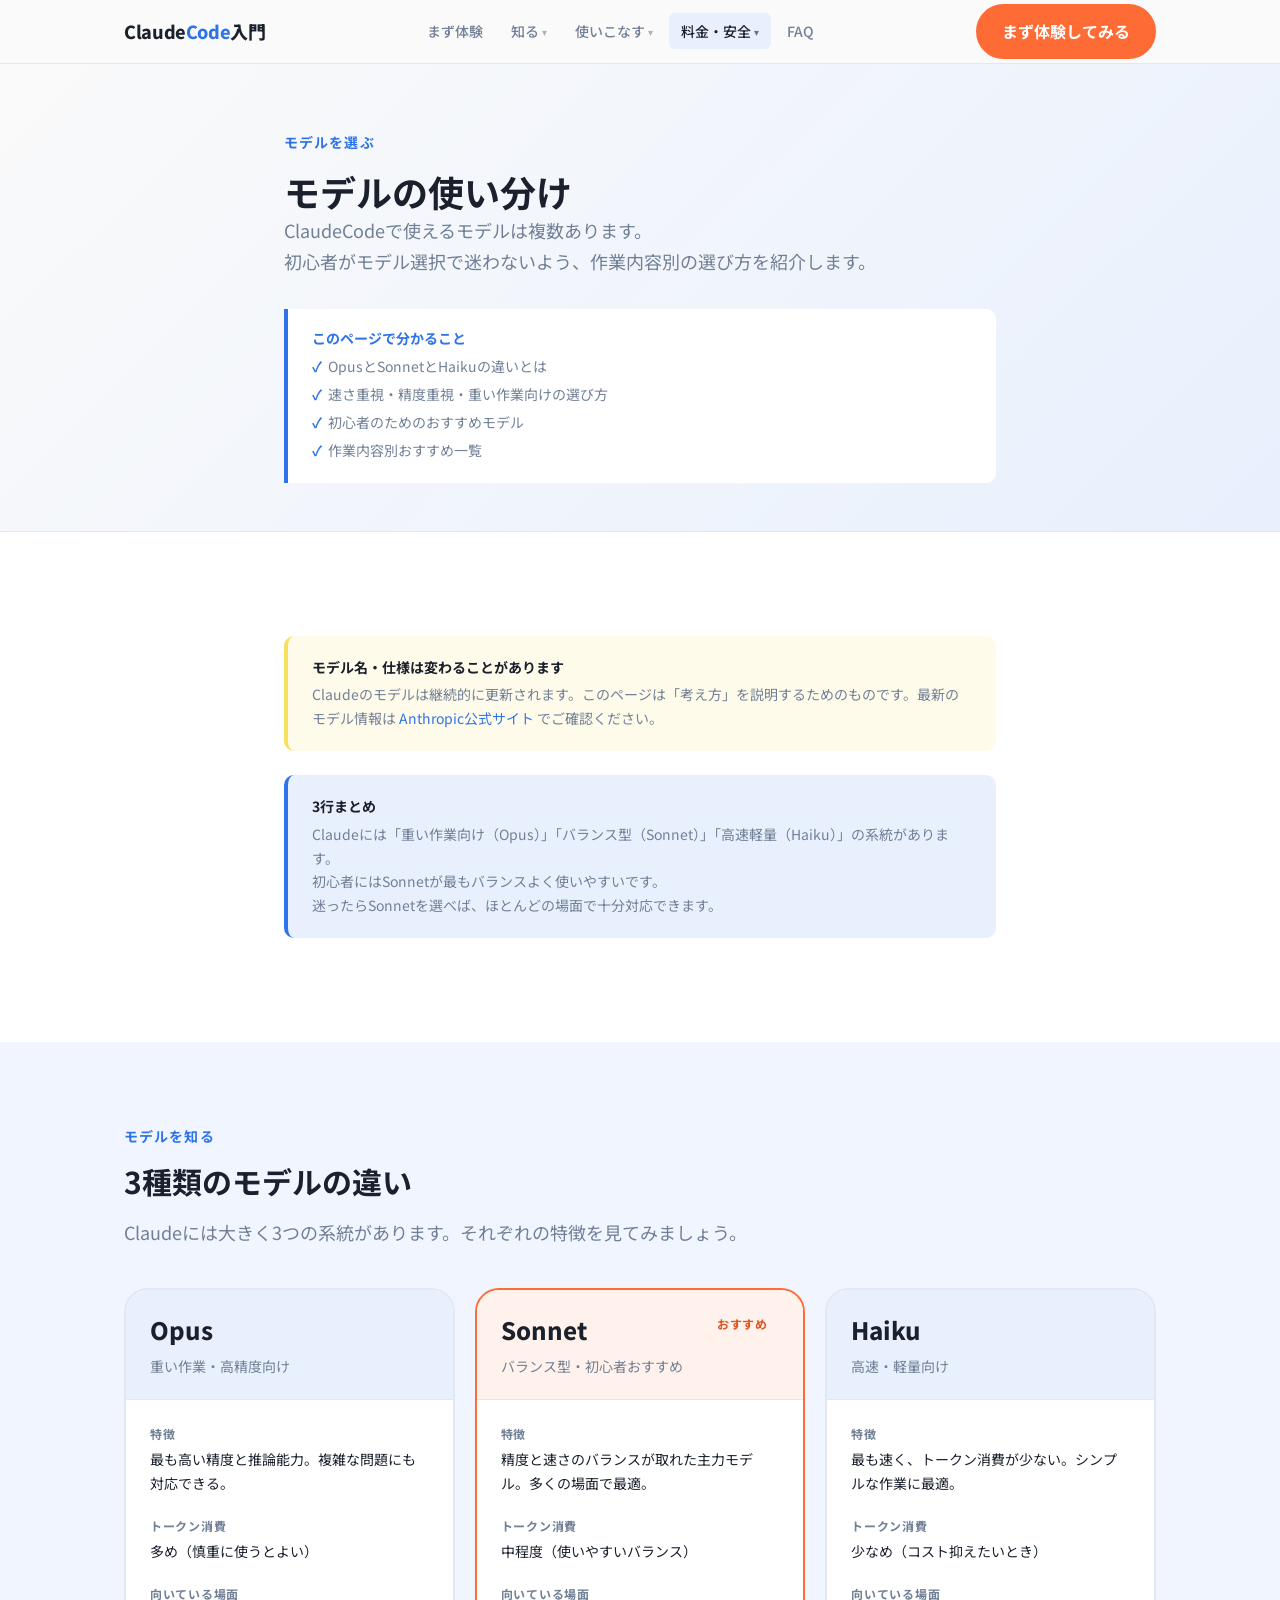
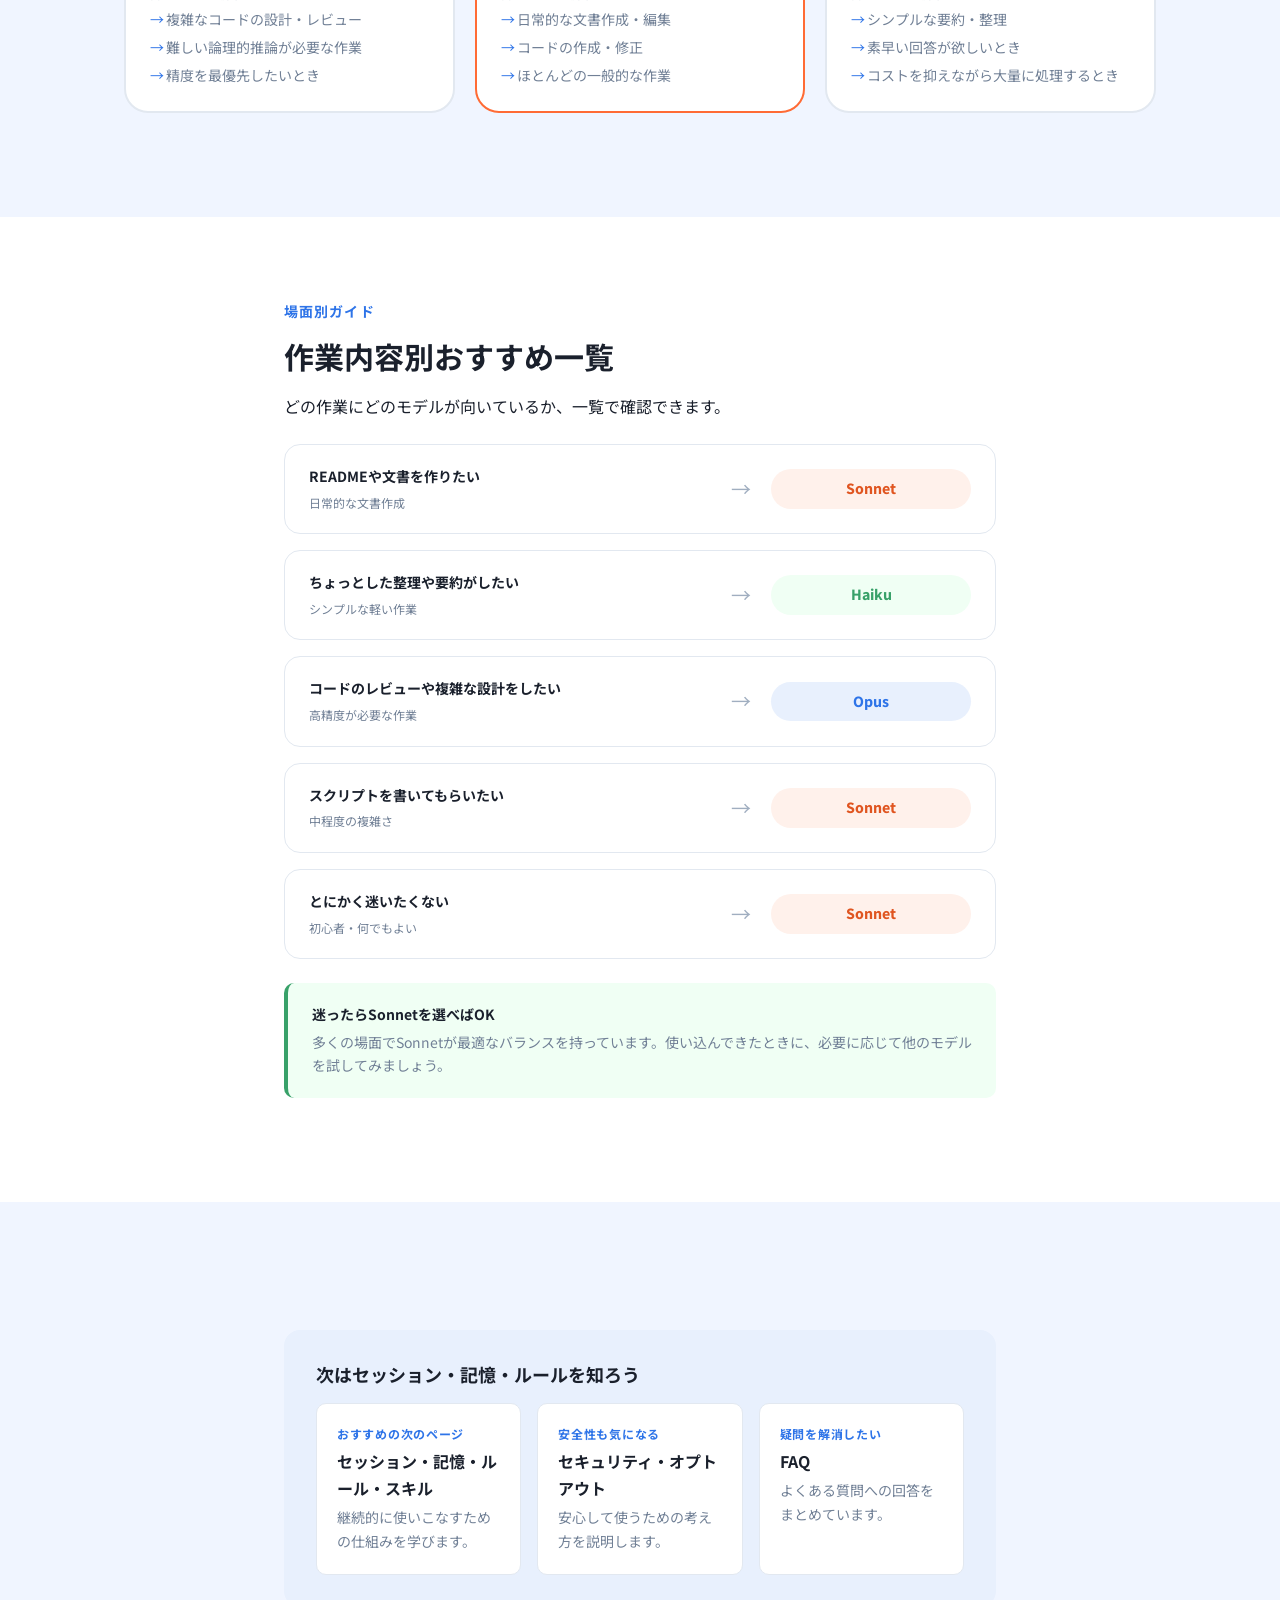
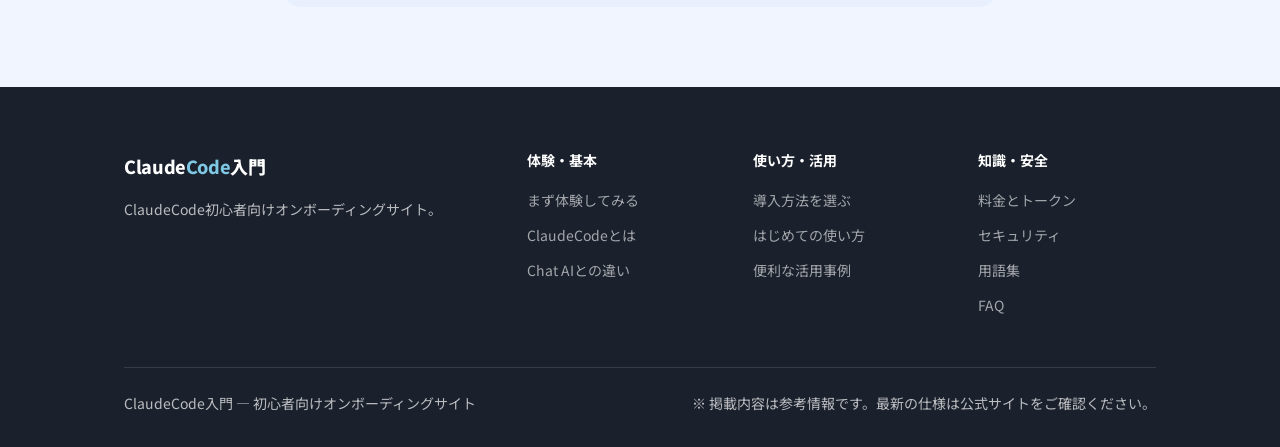
<file: models.html>
<!DOCTYPE html>
<html lang="ja">
<head>
  <meta charset="UTF-8">
  <meta name="viewport" content="width=device-width, initial-scale=1.0">
  <title>モデルの使い分け — ClaudeCode入門</title>
  <meta name="description" content="ClaudeのモデルOpus・Sonnet・Haikuの選び方をやさしく解説。速さ重視・精度重視・重い作業向けの使い分けガイドです。">
  <link rel="preconnect" href="https://fonts.googleapis.com">
  <link rel="preconnect" href="https://fonts.gstatic.com" crossorigin>
  <link href="https://fonts.googleapis.com/css2?family=Noto+Sans+JP:wght@400;500;700;800&display=swap" rel="stylesheet">
  <link rel="stylesheet" href="css/variables.css">
  <link rel="stylesheet" href="css/base.css">
  <link rel="stylesheet" href="css/components.css">
  <style>
    .model-cards {
      display: grid;
      grid-template-columns: repeat(3, 1fr);
      gap: var(--space-5);
      margin: var(--space-6) 0;
    }
    .model-card-full {
      background: #fff;
      border-radius: var(--radius-xl);
      border: 2px solid var(--color-border);
      overflow: hidden;
      transition: all var(--transition-base);
    }
    .model-card-full:hover {
      box-shadow: var(--shadow-md);
      border-color: var(--color-primary);
    }
    .model-card-full.featured {
      border-color: var(--color-accent);
    }
    .model-card-full__header {
      padding: var(--space-5) var(--space-6);
      border-bottom: 1px solid var(--color-border);
    }
    .model-card-full.featured .model-card-full__header {
      background: var(--color-accent-light);
    }
    .model-card-full:not(.featured) .model-card-full__header {
      background: var(--color-primary-light);
    }
    .model-card-full__name {
      font-size: var(--text-2xl);
      font-weight: 800;
      margin-bottom: var(--space-1);
    }
    .model-card-full__tagline {
      font-size: var(--text-sm);
      color: var(--color-text-muted);
    }
    .model-card-full__body {
      padding: var(--space-6);
      display: flex;
      flex-direction: column;
      gap: var(--space-5);
    }
    .model-attr {
      display: flex;
      flex-direction: column;
      gap: var(--space-1);
    }
    .model-attr__label {
      font-size: var(--text-xs);
      font-weight: 700;
      text-transform: uppercase;
      letter-spacing: 0.06em;
      color: var(--color-text-muted);
    }
    .model-attr__value {
      font-size: var(--text-sm);
      color: var(--color-text);
    }
    .model-usecases-list {
      list-style: none;
      display: flex;
      flex-direction: column;
      gap: var(--space-1);
    }
    .model-usecases-list li {
      font-size: var(--text-sm);
      color: var(--color-text-muted);
      padding-left: var(--space-4);
      position: relative;
    }
    .model-usecases-list li::before {
      content: "→";
      position: absolute;
      left: 0;
      color: var(--color-primary);
    }
    @media (max-width: 768px) {
      .model-cards { grid-template-columns: 1fr; }
    }

    .choice-guide {
      display: flex;
      flex-direction: column;
      gap: var(--space-4);
    }
    .choice-row {
      display: grid;
      grid-template-columns: 1fr auto 200px;
      gap: var(--space-5);
      align-items: center;
      background: #fff;
      border-radius: var(--radius-lg);
      padding: var(--space-5) var(--space-6);
      border: 1px solid var(--color-border);
    }
    .choice-row__scene {
      font-size: var(--text-sm);
      font-weight: 700;
    }
    .choice-row__scene p {
      font-size: var(--text-xs);
      color: var(--color-text-muted);
      font-weight: 400;
      margin-top: var(--space-1);
      margin-bottom: 0;
    }
    .choice-row__arrow {
      color: var(--color-text-light);
      font-size: 1.25rem;
    }
    .choice-row__model {
      text-align: center;
      padding: var(--space-2) var(--space-4);
      border-radius: var(--radius-full);
      font-weight: 800;
      font-size: var(--text-sm);
    }
    .choice-row__model--opus { background: var(--color-primary-light); color: var(--color-primary); }
    .choice-row__model--sonnet { background: var(--color-accent-light); color: var(--color-accent-dark); }
    .choice-row__model--haiku { background: #f0fff4; color: var(--color-success); }
    @media (max-width: 640px) {
      .choice-row {
        grid-template-columns: 1fr;
        gap: var(--space-2);
      }
      .choice-row__arrow { display: none; }
    }
  </style>
</head>
<body>

<header class="site-header">
  <div class="container">
    <a href="index.html" class="site-logo">Claude<span>Code</span>入門</a>
    <nav class="site-nav" aria-label="メインナビゲーション">
      <a href="experience.html">まず体験</a>
      <div class="nav-dropdown">
        <button class="nav-dropdown__trigger" aria-haspopup="true" aria-expanded="false">知る <span class="arrow" aria-hidden="true">▾</span></button>
        <div class="nav-dropdown__menu">
          <a href="what-is-claudecode.html">ClaudeCodeとは</a>
          <a href="vs-chat-ai.html">Chat AIとの違い</a>
        </div>
      </div>
      <div class="nav-dropdown">
        <button class="nav-dropdown__trigger" aria-haspopup="true" aria-expanded="false">使いこなす <span class="arrow" aria-hidden="true">▾</span></button>
        <div class="nav-dropdown__menu">
          <a href="getting-started.html">導入方法を選ぶ</a>
          <a href="first-steps.html">はじめての使い方</a>
          <a href="use-cases.html">便利な活用事例</a>
          <a href="session-memory.html">セッション・記憶・ルール</a>
        </div>
      </div>
      <div class="nav-dropdown">
        <button class="nav-dropdown__trigger" aria-haspopup="true" aria-expanded="false">料金・安全 <span class="arrow" aria-hidden="true">▾</span></button>
        <div class="nav-dropdown__menu">
          <a href="pricing.html">料金とトークン</a>
          <a href="models.html">モデルの使い分け</a>
          <a href="security.html">セキュリティ・オプトアウト</a>
        </div>
      </div>
      <a href="faq.html">FAQ</a>
    </nav>
    <div class="header-cta">
      <a href="experience.html" class="btn btn--primary">まず体験してみる</a>
    </div>
    <button class="hamburger" aria-label="メニューを開く" aria-expanded="false">
      <span></span><span></span><span></span>
    </button>
  </div>
</header>

<section class="page-hero">
  <div class="container--narrow">
    <p class="section-label">モデルを選ぶ</p>
    <h1>モデルの使い分け</h1>
    <p class="section-lead" style="margin-bottom:0;">
      ClaudeCodeで使えるモデルは複数あります。<br>
      初心者がモデル選択で迷わないよう、作業内容別の選び方を紹介します。
    </p>
    <div class="page-summary">
      <h3>このページで分かること</h3>
      <ul>
        <li>OpusとSonnetとHaikuの違いとは</li>
        <li>速さ重視・精度重視・重い作業向けの選び方</li>
        <li>初心者のためのおすすめモデル</li>
        <li>作業内容別おすすめ一覧</li>
      </ul>
    </div>
  </div>
</section>

<section class="section section--white">
  <div class="container--narrow">
    <div class="callout callout--warning">
      <strong>モデル名・仕様は変わることがあります</strong>
      <p>Claudeのモデルは継続的に更新されます。このページは「考え方」を説明するためのものです。最新のモデル情報は <a href="https://www.anthropic.com" target="_blank" rel="noopener">Anthropic公式サイト</a> でご確認ください。</p>
    </div>
    <div class="callout callout--info" style="margin-top:var(--space-4);">
      <strong>3行まとめ</strong>
      <p>Claudeには「重い作業向け（Opus）」「バランス型（Sonnet）」「高速軽量（Haiku）」の系統があります。<br>
      初心者にはSonnetが最もバランスよく使いやすいです。<br>
      迷ったらSonnetを選べば、ほとんどの場面で十分対応できます。</p>
    </div>
  </div>
</section>

<section class="section section--light">
  <div class="container">
    <div class="section-header">
      <p class="section-label">モデルを知る</p>
      <h2 class="section-title">3種類のモデルの違い</h2>
      <p class="section-lead">Claudeには大きく3つの系統があります。それぞれの特徴を見てみましょう。</p>
    </div>
    <div class="model-cards">
      <div class="model-card-full">
        <div class="model-card-full__header">
          <div class="model-card-full__name">Opus</div>
          <div class="model-card-full__tagline">重い作業・高精度向け</div>
        </div>
        <div class="model-card-full__body">
          <div class="model-attr">
            <span class="model-attr__label">特徴</span>
            <span class="model-attr__value">最も高い精度と推論能力。複雑な問題にも対応できる。</span>
          </div>
          <div class="model-attr">
            <span class="model-attr__label">トークン消費</span>
            <span class="model-attr__value">多め（慎重に使うとよい）</span>
          </div>
          <div class="model-attr">
            <span class="model-attr__label">向いている場面</span>
            <ul class="model-usecases-list">
              <li>複雑なコードの設計・レビュー</li>
              <li>難しい論理的推論が必要な作業</li>
              <li>精度を最優先したいとき</li>
            </ul>
          </div>
        </div>
      </div>

      <div class="model-card-full featured">
        <div class="model-card-full__header">
          <div style="display:flex; justify-content:space-between; align-items:flex-start;">
            <div>
              <div class="model-card-full__name">Sonnet</div>
              <div class="model-card-full__tagline">バランス型・初心者おすすめ</div>
            </div>
            <span class="badge badge--accent">おすすめ</span>
          </div>
        </div>
        <div class="model-card-full__body">
          <div class="model-attr">
            <span class="model-attr__label">特徴</span>
            <span class="model-attr__value">精度と速さのバランスが取れた主力モデル。多くの場面で最適。</span>
          </div>
          <div class="model-attr">
            <span class="model-attr__label">トークン消費</span>
            <span class="model-attr__value">中程度（使いやすいバランス）</span>
          </div>
          <div class="model-attr">
            <span class="model-attr__label">向いている場面</span>
            <ul class="model-usecases-list">
              <li>日常的な文書作成・編集</li>
              <li>コードの作成・修正</li>
              <li>ほとんどの一般的な作業</li>
            </ul>
          </div>
        </div>
      </div>

      <div class="model-card-full">
        <div class="model-card-full__header">
          <div class="model-card-full__name">Haiku</div>
          <div class="model-card-full__tagline">高速・軽量向け</div>
        </div>
        <div class="model-card-full__body">
          <div class="model-attr">
            <span class="model-attr__label">特徴</span>
            <span class="model-attr__value">最も速く、トークン消費が少ない。シンプルな作業に最適。</span>
          </div>
          <div class="model-attr">
            <span class="model-attr__label">トークン消費</span>
            <span class="model-attr__value">少なめ（コスト抑えたいとき）</span>
          </div>
          <div class="model-attr">
            <span class="model-attr__label">向いている場面</span>
            <ul class="model-usecases-list">
              <li>シンプルな要約・整理</li>
              <li>素早い回答が欲しいとき</li>
              <li>コストを抑えながら大量に処理するとき</li>
            </ul>
          </div>
        </div>
      </div>
    </div>
  </div>
</section>

<section class="section section--white">
  <div class="container--narrow">
    <p class="section-label">場面別ガイド</p>
    <h2 class="section-title">作業内容別おすすめ一覧</h2>
    <p style="margin-bottom:var(--space-6);">どの作業にどのモデルが向いているか、一覧で確認できます。</p>

    <div class="choice-guide">
      <div class="choice-row">
        <div class="choice-row__scene">
          READMEや文書を作りたい
          <p>日常的な文書作成</p>
        </div>
        <div class="choice-row__arrow" aria-hidden="true">→</div>
        <div class="choice-row__model choice-row__model--sonnet">Sonnet</div>
      </div>
      <div class="choice-row">
        <div class="choice-row__scene">
          ちょっとした整理や要約がしたい
          <p>シンプルな軽い作業</p>
        </div>
        <div class="choice-row__arrow" aria-hidden="true">→</div>
        <div class="choice-row__model choice-row__model--haiku">Haiku</div>
      </div>
      <div class="choice-row">
        <div class="choice-row__scene">
          コードのレビューや複雑な設計をしたい
          <p>高精度が必要な作業</p>
        </div>
        <div class="choice-row__arrow" aria-hidden="true">→</div>
        <div class="choice-row__model choice-row__model--opus">Opus</div>
      </div>
      <div class="choice-row">
        <div class="choice-row__scene">
          スクリプトを書いてもらいたい
          <p>中程度の複雑さ</p>
        </div>
        <div class="choice-row__arrow" aria-hidden="true">→</div>
        <div class="choice-row__model choice-row__model--sonnet">Sonnet</div>
      </div>
      <div class="choice-row">
        <div class="choice-row__scene">
          とにかく迷いたくない
          <p>初心者・何でもよい</p>
        </div>
        <div class="choice-row__arrow" aria-hidden="true">→</div>
        <div class="choice-row__model choice-row__model--sonnet">Sonnet</div>
      </div>
    </div>

    <div class="callout callout--tip" style="margin-top:var(--space-6);">
      <strong>迷ったらSonnetを選べばOK</strong>
      <p>多くの場面でSonnetが最適なバランスを持っています。使い込んできたときに、必要に応じて他のモデルを試してみましょう。</p>
    </div>
  </div>
</section>

<section class="section section--light">
  <div class="container--narrow">
    <div class="next-page-nav">
      <h3>次はセッション・記憶・ルールを知ろう</h3>
      <div class="next-page-cards">
        <a href="session-memory.html" class="next-page-card">
          <span class="label">おすすめの次のページ</span>
          <span class="title">セッション・記憶・ルール・スキル</span>
          <span class="desc">継続的に使いこなすための仕組みを学びます。</span>
        </a>
        <a href="security.html" class="next-page-card">
          <span class="label">安全性も気になる</span>
          <span class="title">セキュリティ・オプトアウト</span>
          <span class="desc">安心して使うための考え方を説明します。</span>
        </a>
        <a href="faq.html" class="next-page-card">
          <span class="label">疑問を解消したい</span>
          <span class="title">FAQ</span>
          <span class="desc">よくある質問への回答をまとめています。</span>
        </a>
      </div>
    </div>
  </div>
</section>

<footer class="site-footer">
  <div class="container">
    <div class="footer-grid">
      <div class="footer-brand">
        <a href="index.html" class="site-logo">Claude<span style="color:#7ec8e3;">Code</span>入門</a>
        <p>ClaudeCode初心者向けオンボーディングサイト。</p>
      </div>
      <div class="footer-nav">
        <h4>体験・基本</h4>
        <ul>
          <li><a href="experience.html">まず体験してみる</a></li>
          <li><a href="what-is-claudecode.html">ClaudeCodeとは</a></li>
          <li><a href="vs-chat-ai.html">Chat AIとの違い</a></li>
        </ul>
      </div>
      <div class="footer-nav">
        <h4>使い方・活用</h4>
        <ul>
          <li><a href="getting-started.html">導入方法を選ぶ</a></li>
          <li><a href="first-steps.html">はじめての使い方</a></li>
          <li><a href="use-cases.html">便利な活用事例</a></li>
        </ul>
      </div>
      <div class="footer-nav">
        <h4>知識・安全</h4>
        <ul>
          <li><a href="pricing.html">料金とトークン</a></li>
          <li><a href="security.html">セキュリティ</a></li>
          <li><a href="glossary.html">用語集</a></li>
          <li><a href="faq.html">FAQ</a></li>
        </ul>
      </div>
    </div>
    <div class="footer-bottom">
      <span>ClaudeCode入門 — 初心者向けオンボーディングサイト</span>
      <span>※ 掲載内容は参考情報です。最新の仕様は公式サイトをご確認ください。</span>
    </div>
  </div>
</footer>

<script src="js/main.js"></script>
</body>
</html>
</file>
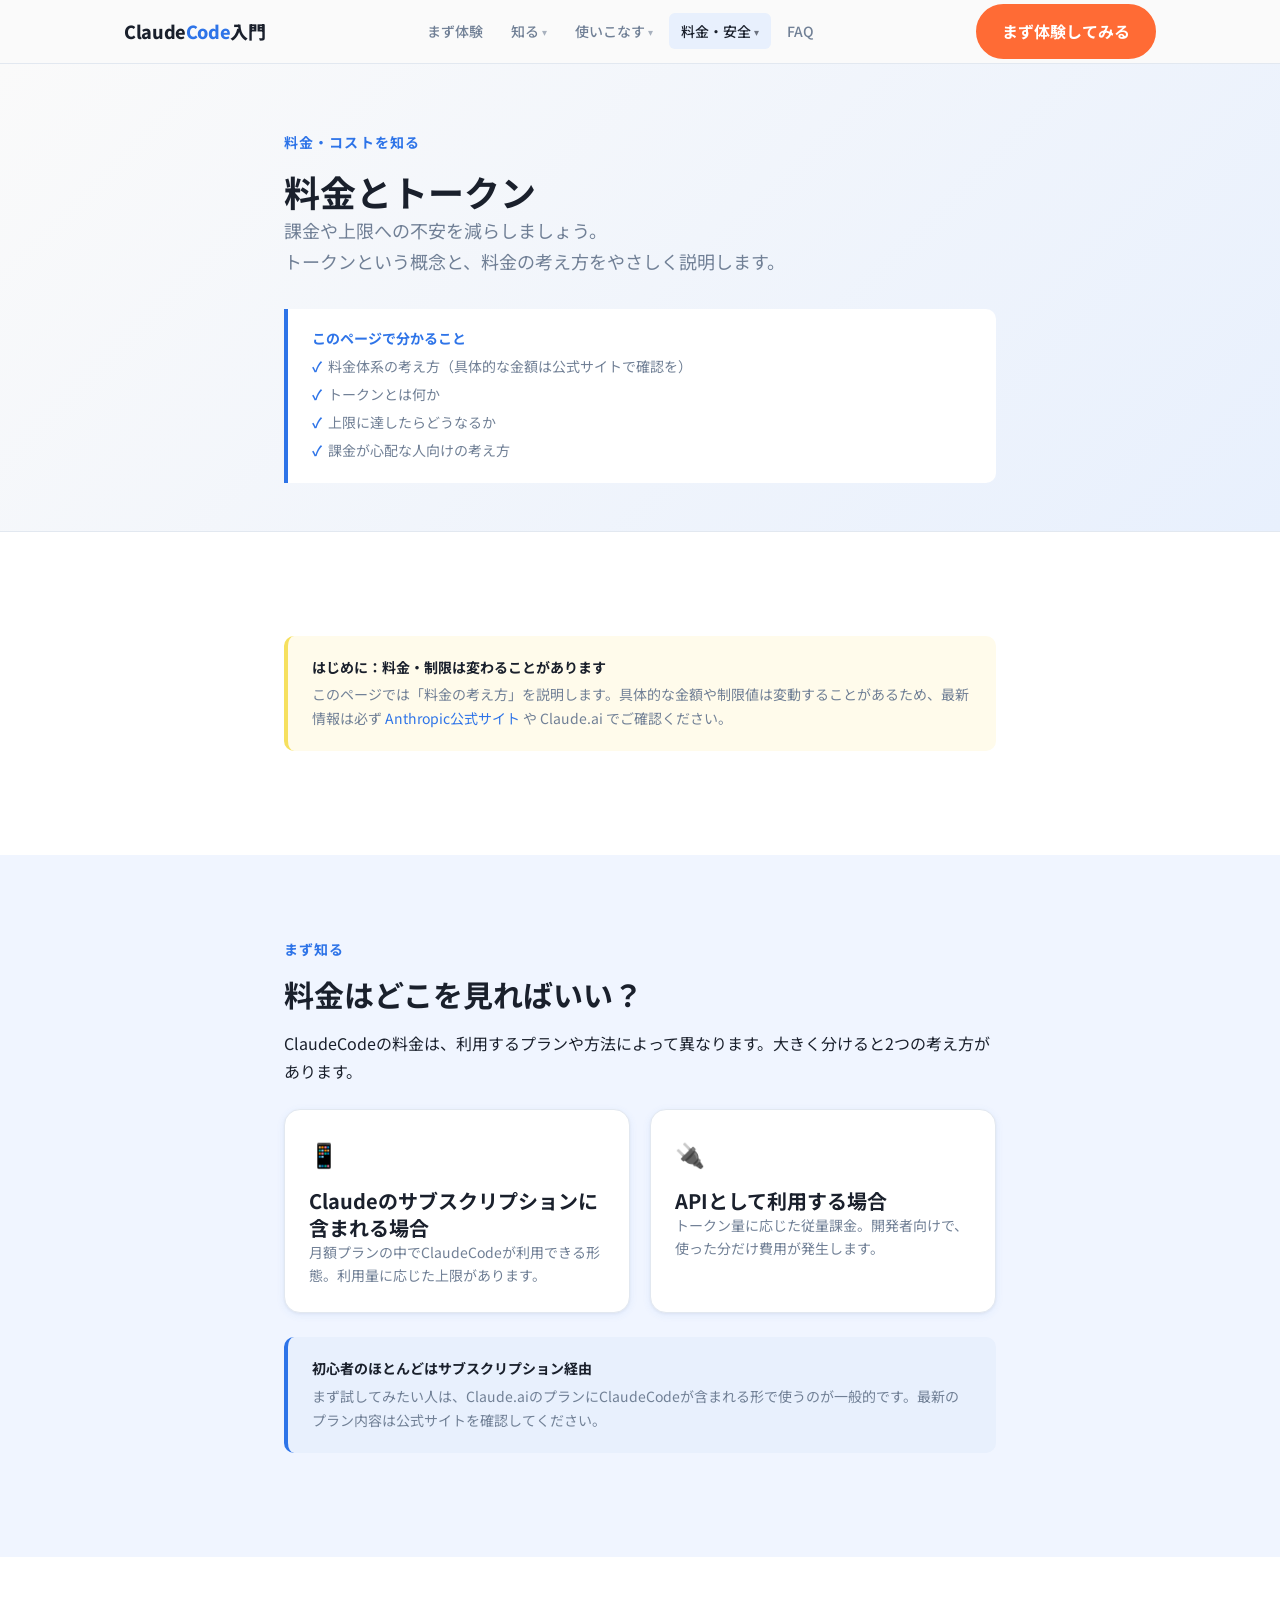
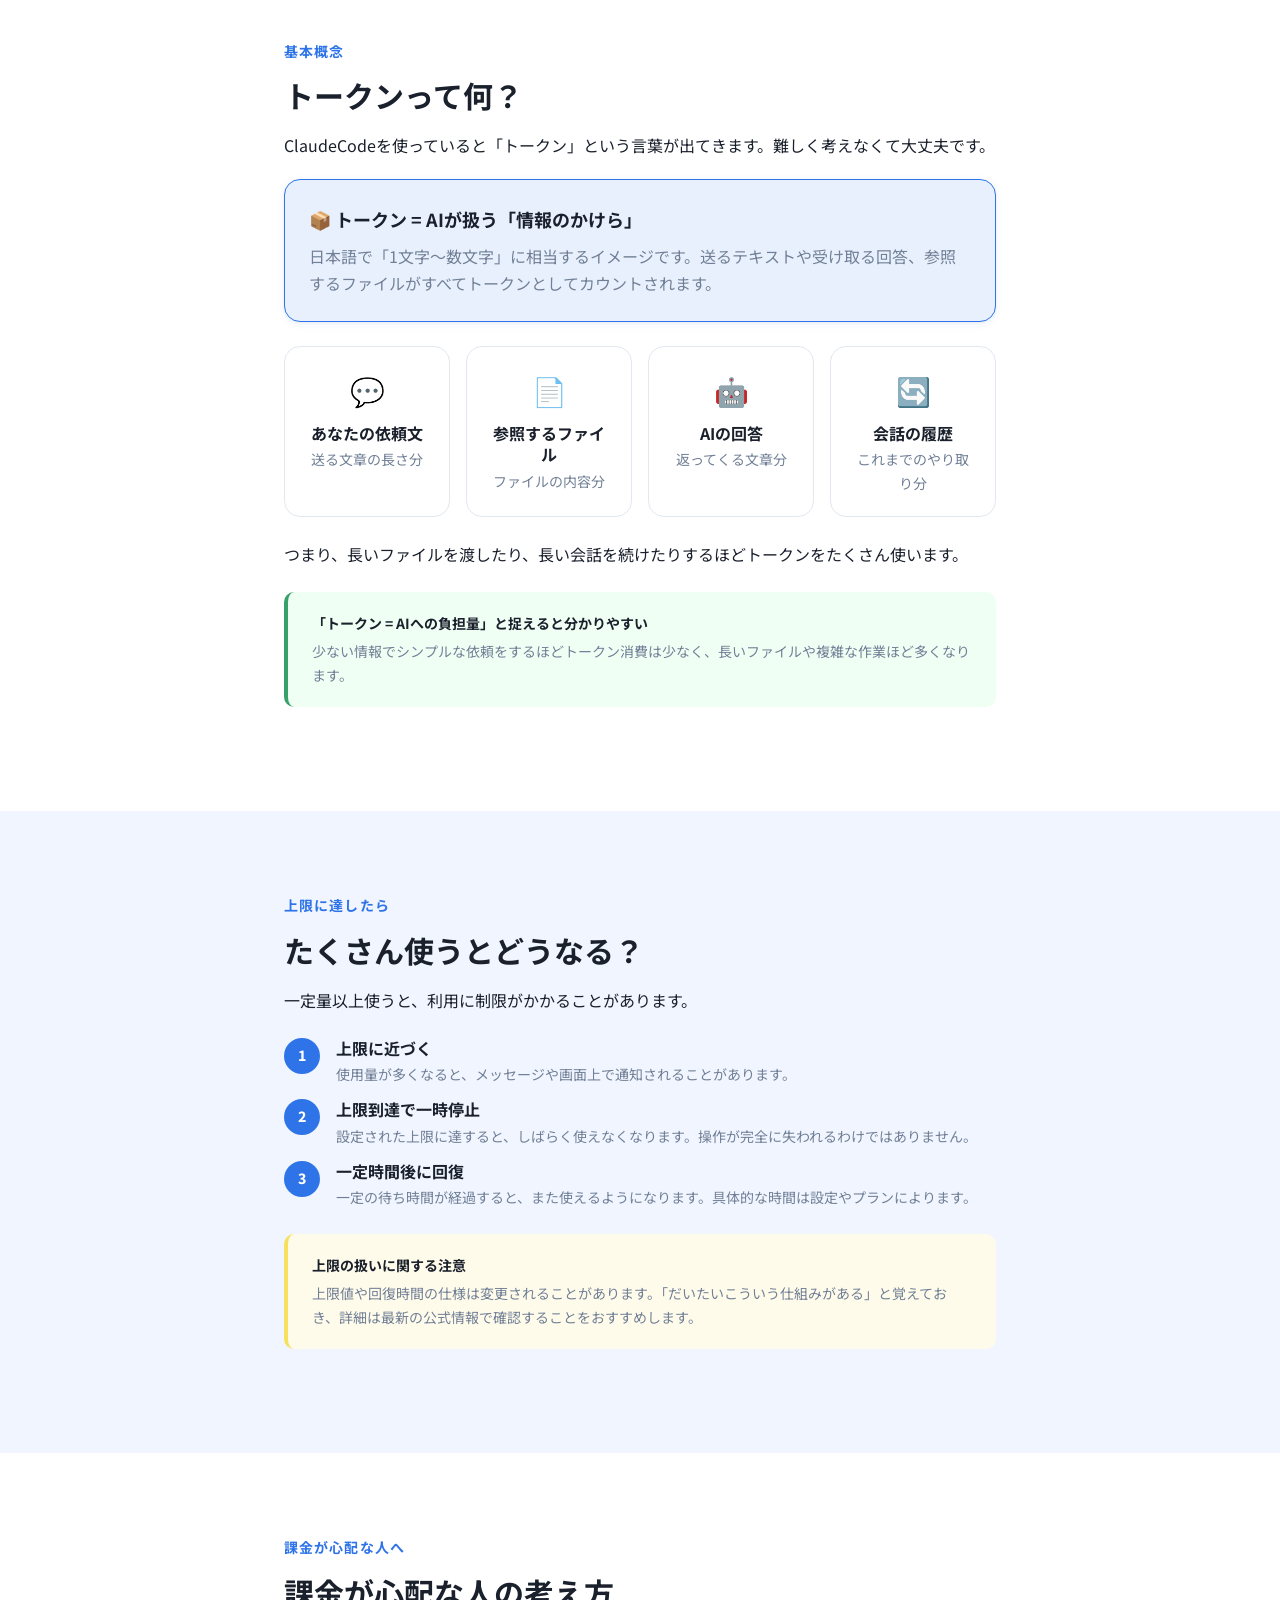
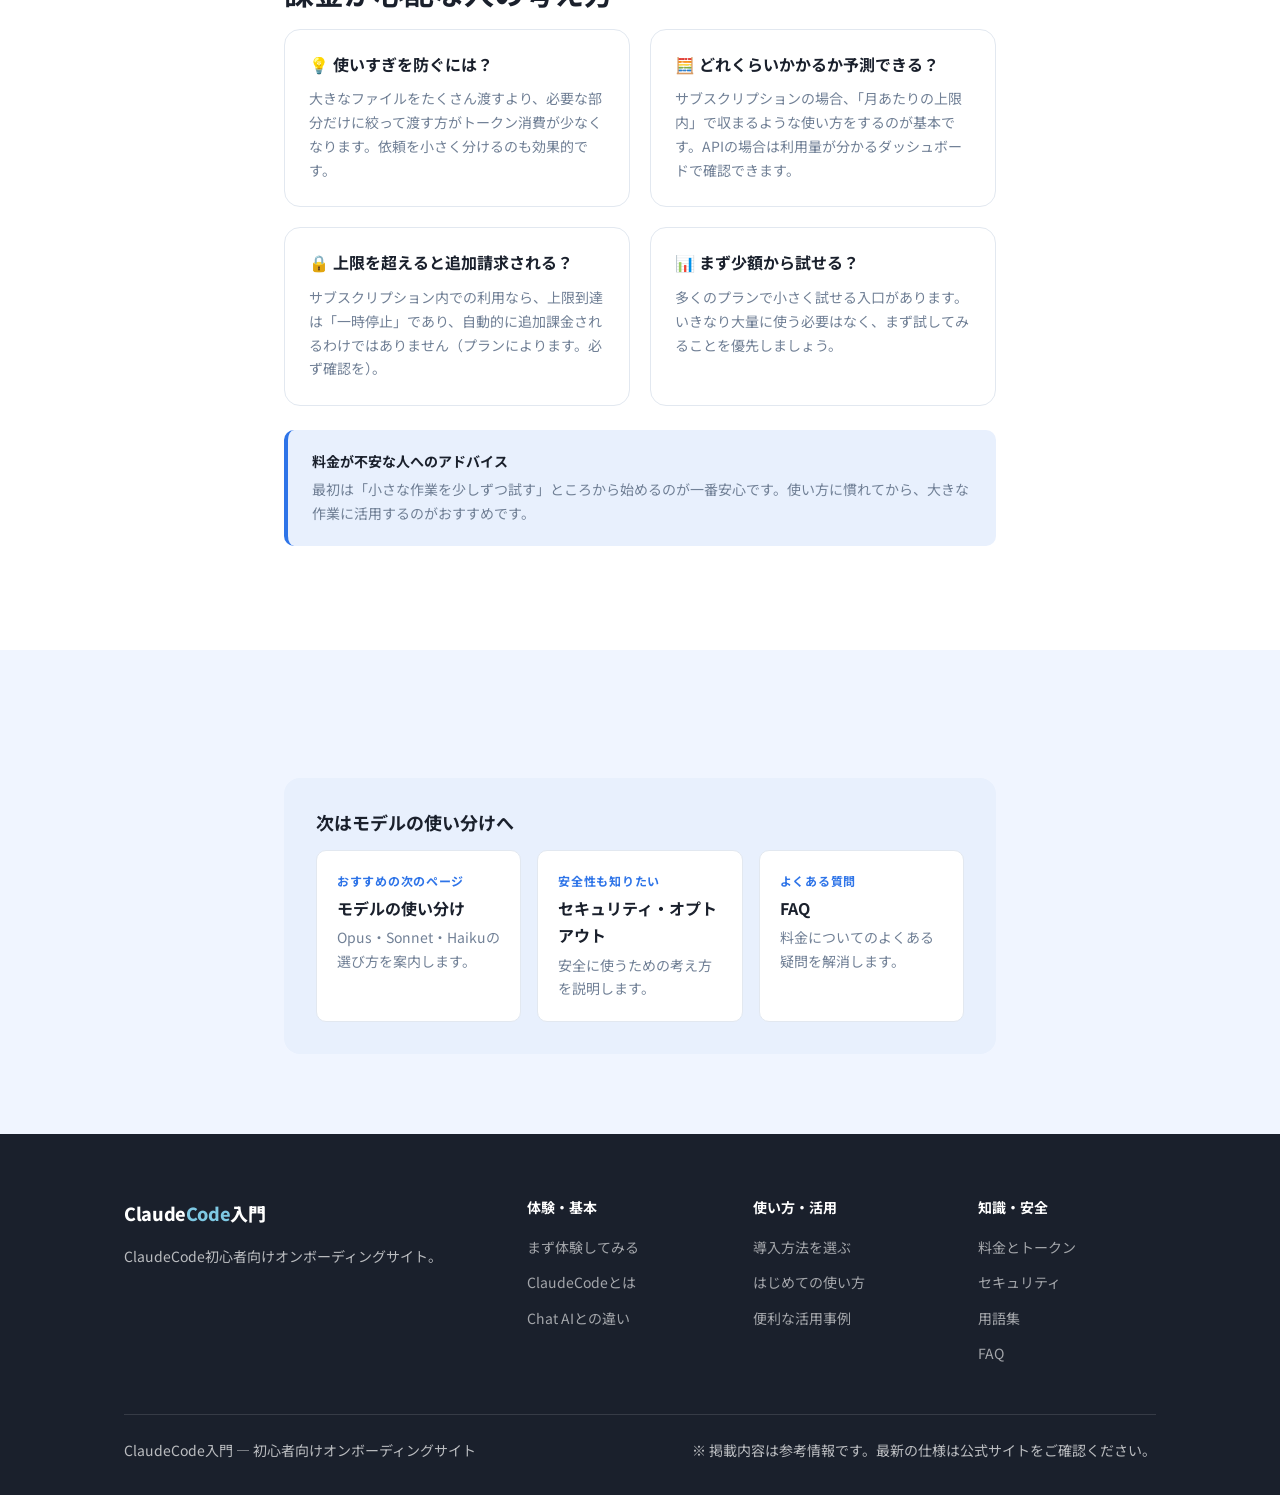
<file: pricing.html>
<!DOCTYPE html>
<html lang="ja">
<head>
  <meta charset="UTF-8">
  <meta name="viewport" content="width=device-width, initial-scale=1.0">
  <title>料金とトークン — ClaudeCode入門</title>
  <meta name="description" content="ClaudeCodeの料金体系とトークンの考え方をやさしく解説。上限到達時の対処法や、課金が心配な人向けの考え方も紹介します。">
  <link rel="preconnect" href="https://fonts.googleapis.com">
  <link rel="preconnect" href="https://fonts.gstatic.com" crossorigin>
  <link href="https://fonts.googleapis.com/css2?family=Noto+Sans+JP:wght@400;500;700;800&display=swap" rel="stylesheet">
  <link rel="stylesheet" href="css/variables.css">
  <link rel="stylesheet" href="css/base.css">
  <link rel="stylesheet" href="css/components.css">
  <style>
    .token-visual {
      display: grid;
      grid-template-columns: repeat(4, 1fr);
      gap: var(--space-4);
      margin: var(--space-6) 0;
    }
    .token-block {
      background: #fff;
      border-radius: var(--radius-lg);
      padding: var(--space-5);
      border: 1px solid var(--color-border);
      text-align: center;
    }
    .token-block .icon { font-size: 1.75rem; margin-bottom: var(--space-2); }
    .token-block h4 { font-size: var(--text-base); margin-bottom: var(--space-1); }
    .token-block p { font-size: var(--text-sm); color: var(--color-text-muted); margin: 0; }
    @media (max-width: 640px) {
      .token-visual { grid-template-columns: repeat(2, 1fr); }
    }

    .limit-flow {
      display: flex;
      flex-direction: column;
      gap: var(--space-3);
    }
    .limit-step {
      display: flex;
      gap: var(--space-4);
      align-items: flex-start;
    }
    .limit-step__num {
      width: 36px;
      height: 36px;
      border-radius: var(--radius-full);
      background: var(--color-primary);
      color: #fff;
      display: flex;
      align-items: center;
      justify-content: center;
      font-weight: 800;
      font-size: var(--text-sm);
      flex-shrink: 0;
    }
    .limit-step__content h4 {
      font-size: var(--text-base);
      margin-bottom: var(--space-1);
    }
    .limit-step__content p {
      font-size: var(--text-sm);
      color: var(--color-text-muted);
      margin: 0;
    }

    .worry-cards {
      display: grid;
      grid-template-columns: repeat(2, 1fr);
      gap: var(--space-5);
    }
    .worry-card {
      background: #fff;
      border-radius: var(--radius-lg);
      padding: var(--space-6);
      border: 1px solid var(--color-border);
    }
    .worry-card h4 {
      font-size: var(--text-base);
      margin-bottom: var(--space-3);
    }
    .worry-card p {
      font-size: var(--text-sm);
      color: var(--color-text-muted);
      margin: 0;
    }
    @media (max-width: 640px) {
      .worry-cards { grid-template-columns: 1fr; }
    }
  </style>
</head>
<body>

<header class="site-header">
  <div class="container">
    <a href="index.html" class="site-logo">Claude<span>Code</span>入門</a>
    <nav class="site-nav" aria-label="メインナビゲーション">
      <a href="experience.html">まず体験</a>
      <div class="nav-dropdown">
        <button class="nav-dropdown__trigger" aria-haspopup="true" aria-expanded="false">知る <span class="arrow" aria-hidden="true">▾</span></button>
        <div class="nav-dropdown__menu">
          <a href="what-is-claudecode.html">ClaudeCodeとは</a>
          <a href="vs-chat-ai.html">Chat AIとの違い</a>
        </div>
      </div>
      <div class="nav-dropdown">
        <button class="nav-dropdown__trigger" aria-haspopup="true" aria-expanded="false">使いこなす <span class="arrow" aria-hidden="true">▾</span></button>
        <div class="nav-dropdown__menu">
          <a href="getting-started.html">導入方法を選ぶ</a>
          <a href="first-steps.html">はじめての使い方</a>
          <a href="use-cases.html">便利な活用事例</a>
          <a href="session-memory.html">セッション・記憶・ルール</a>
        </div>
      </div>
      <div class="nav-dropdown">
        <button class="nav-dropdown__trigger" aria-haspopup="true" aria-expanded="false">料金・安全 <span class="arrow" aria-hidden="true">▾</span></button>
        <div class="nav-dropdown__menu">
          <a href="pricing.html">料金とトークン</a>
          <a href="models.html">モデルの使い分け</a>
          <a href="security.html">セキュリティ・オプトアウト</a>
        </div>
      </div>
      <a href="faq.html">FAQ</a>
    </nav>
    <div class="header-cta">
      <a href="experience.html" class="btn btn--primary">まず体験してみる</a>
    </div>
    <button class="hamburger" aria-label="メニューを開く" aria-expanded="false">
      <span></span><span></span><span></span>
    </button>
  </div>
</header>

<section class="page-hero">
  <div class="container--narrow">
    <p class="section-label">料金・コストを知る</p>
    <h1>料金とトークン</h1>
    <p class="section-lead" style="margin-bottom:0;">
      課金や上限への不安を減らしましょう。<br>
      トークンという概念と、料金の考え方をやさしく説明します。
    </p>
    <div class="page-summary">
      <h3>このページで分かること</h3>
      <ul>
        <li>料金体系の考え方（具体的な金額は公式サイトで確認を）</li>
        <li>トークンとは何か</li>
        <li>上限に達したらどうなるか</li>
        <li>課金が心配な人向けの考え方</li>
      </ul>
    </div>
  </div>
</section>

<section class="section section--white">
  <div class="container--narrow">
    <div class="callout callout--warning">
      <strong>はじめに：料金・制限は変わることがあります</strong>
      <p>このページでは「料金の考え方」を説明します。具体的な金額や制限値は変動することがあるため、最新情報は必ず <a href="https://www.anthropic.com" target="_blank" rel="noopener">Anthropic公式サイト</a> や Claude.ai でご確認ください。</p>
    </div>
  </div>
</section>

<section class="section section--light">
  <div class="container--narrow">
    <p class="section-label">まず知る</p>
    <h2 class="section-title">料金はどこを見ればいい？</h2>
    <p>ClaudeCodeの料金は、利用するプランや方法によって異なります。大きく分けると2つの考え方があります。</p>

    <div class="card-grid card-grid--2" style="margin: var(--space-6) 0;">
      <div class="card">
        <p style="font-size:1.5rem; margin-bottom:var(--space-3);" aria-hidden="true">📱</p>
        <h4>Claudeのサブスクリプションに含まれる場合</h4>
        <p class="text-muted text-sm">月額プランの中でClaudeCodeが利用できる形態。利用量に応じた上限があります。</p>
      </div>
      <div class="card">
        <p style="font-size:1.5rem; margin-bottom:var(--space-3);" aria-hidden="true">🔌</p>
        <h4>APIとして利用する場合</h4>
        <p class="text-muted text-sm">トークン量に応じた従量課金。開発者向けで、使った分だけ費用が発生します。</p>
      </div>
    </div>

    <div class="callout callout--info">
      <strong>初心者のほとんどはサブスクリプション経由</strong>
      <p>まず試してみたい人は、Claude.aiのプランにClaudeCodeが含まれる形で使うのが一般的です。最新のプラン内容は公式サイトを確認してください。</p>
    </div>
  </div>
</section>

<section class="section section--white">
  <div class="container--narrow">
    <p class="section-label">基本概念</p>
    <h2 class="section-title">トークンって何？</h2>
    <p>ClaudeCodeを使っていると「トークン」という言葉が出てきます。難しく考えなくて大丈夫です。</p>

    <div class="card" style="margin: var(--space-5) 0; background: var(--color-primary-light); border-color: var(--color-primary);">
      <p style="font-size:var(--text-lg); font-weight:700; margin-bottom:var(--space-2);">📦 トークン = AIが扱う「情報のかけら」</p>
      <p class="text-muted">日本語で「1文字〜数文字」に相当するイメージです。送るテキストや受け取る回答、参照するファイルがすべてトークンとしてカウントされます。</p>
    </div>

    <div class="token-visual">
      <div class="token-block">
        <div class="icon" aria-hidden="true">💬</div>
        <h4>あなたの依頼文</h4>
        <p>送る文章の長さ分</p>
      </div>
      <div class="token-block">
        <div class="icon" aria-hidden="true">📄</div>
        <h4>参照するファイル</h4>
        <p>ファイルの内容分</p>
      </div>
      <div class="token-block">
        <div class="icon" aria-hidden="true">🤖</div>
        <h4>AIの回答</h4>
        <p>返ってくる文章分</p>
      </div>
      <div class="token-block">
        <div class="icon" aria-hidden="true">🔄</div>
        <h4>会話の履歴</h4>
        <p>これまでのやり取り分</p>
      </div>
    </div>

    <p>つまり、長いファイルを渡したり、長い会話を続けたりするほどトークンをたくさん使います。</p>
    <div class="callout callout--tip">
      <strong>「トークン = AIへの負担量」と捉えると分かりやすい</strong>
      <p>少ない情報でシンプルな依頼をするほどトークン消費は少なく、長いファイルや複雑な作業ほど多くなります。</p>
    </div>
  </div>
</section>

<section class="section section--light">
  <div class="container--narrow">
    <p class="section-label">上限に達したら</p>
    <h2 class="section-title">たくさん使うとどうなる？</h2>
    <p>一定量以上使うと、利用に制限がかかることがあります。</p>

    <div class="limit-flow" style="margin: var(--space-6) 0;">
      <div class="limit-step">
        <div class="limit-step__num">1</div>
        <div class="limit-step__content">
          <h4>上限に近づく</h4>
          <p>使用量が多くなると、メッセージや画面上で通知されることがあります。</p>
        </div>
      </div>
      <div class="limit-step">
        <div class="limit-step__num">2</div>
        <div class="limit-step__content">
          <h4>上限到達で一時停止</h4>
          <p>設定された上限に達すると、しばらく使えなくなります。操作が完全に失われるわけではありません。</p>
        </div>
      </div>
      <div class="limit-step">
        <div class="limit-step__num">3</div>
        <div class="limit-step__content">
          <h4>一定時間後に回復</h4>
          <p>一定の待ち時間が経過すると、また使えるようになります。具体的な時間は設定やプランによります。</p>
        </div>
      </div>
    </div>

    <div class="callout callout--warning">
      <strong>上限の扱いに関する注意</strong>
      <p>上限値や回復時間の仕様は変更されることがあります。「だいたいこういう仕組みがある」と覚えておき、詳細は最新の公式情報で確認することをおすすめします。</p>
    </div>
  </div>
</section>

<section class="section section--white">
  <div class="container--narrow">
    <p class="section-label">課金が心配な人へ</p>
    <h2 class="section-title">課金が心配な人の考え方</h2>

    <div class="worry-cards">
      <div class="worry-card">
        <h4>💡 使いすぎを防ぐには？</h4>
        <p>大きなファイルをたくさん渡すより、必要な部分だけに絞って渡す方がトークン消費が少なくなります。依頼を小さく分けるのも効果的です。</p>
      </div>
      <div class="worry-card">
        <h4>🧮 どれくらいかかるか予測できる？</h4>
        <p>サブスクリプションの場合、「月あたりの上限内」で収まるような使い方をするのが基本です。APIの場合は利用量が分かるダッシュボードで確認できます。</p>
      </div>
      <div class="worry-card">
        <h4>🔒 上限を超えると追加請求される？</h4>
        <p>サブスクリプション内での利用なら、上限到達は「一時停止」であり、自動的に追加課金されるわけではありません（プランによります。必ず確認を）。</p>
      </div>
      <div class="worry-card">
        <h4>📊 まず少額から試せる？</h4>
        <p>多くのプランで小さく試せる入口があります。いきなり大量に使う必要はなく、まず試してみることを優先しましょう。</p>
      </div>
    </div>

    <div class="callout callout--info" style="margin-top:var(--space-6);">
      <strong>料金が不安な人へのアドバイス</strong>
      <p>最初は「小さな作業を少しずつ試す」ところから始めるのが一番安心です。使い方に慣れてから、大きな作業に活用するのがおすすめです。</p>
    </div>
  </div>
</section>

<section class="section section--light">
  <div class="container--narrow">
    <div class="next-page-nav">
      <h3>次はモデルの使い分けへ</h3>
      <div class="next-page-cards">
        <a href="models.html" class="next-page-card">
          <span class="label">おすすめの次のページ</span>
          <span class="title">モデルの使い分け</span>
          <span class="desc">Opus・Sonnet・Haikuの選び方を案内します。</span>
        </a>
        <a href="security.html" class="next-page-card">
          <span class="label">安全性も知りたい</span>
          <span class="title">セキュリティ・オプトアウト</span>
          <span class="desc">安全に使うための考え方を説明します。</span>
        </a>
        <a href="faq.html" class="next-page-card">
          <span class="label">よくある質問</span>
          <span class="title">FAQ</span>
          <span class="desc">料金についてのよくある疑問を解消します。</span>
        </a>
      </div>
    </div>
  </div>
</section>

<footer class="site-footer">
  <div class="container">
    <div class="footer-grid">
      <div class="footer-brand">
        <a href="index.html" class="site-logo">Claude<span style="color:#7ec8e3;">Code</span>入門</a>
        <p>ClaudeCode初心者向けオンボーディングサイト。</p>
      </div>
      <div class="footer-nav">
        <h4>体験・基本</h4>
        <ul>
          <li><a href="experience.html">まず体験してみる</a></li>
          <li><a href="what-is-claudecode.html">ClaudeCodeとは</a></li>
          <li><a href="vs-chat-ai.html">Chat AIとの違い</a></li>
        </ul>
      </div>
      <div class="footer-nav">
        <h4>使い方・活用</h4>
        <ul>
          <li><a href="getting-started.html">導入方法を選ぶ</a></li>
          <li><a href="first-steps.html">はじめての使い方</a></li>
          <li><a href="use-cases.html">便利な活用事例</a></li>
        </ul>
      </div>
      <div class="footer-nav">
        <h4>知識・安全</h4>
        <ul>
          <li><a href="pricing.html">料金とトークン</a></li>
          <li><a href="security.html">セキュリティ</a></li>
          <li><a href="glossary.html">用語集</a></li>
          <li><a href="faq.html">FAQ</a></li>
        </ul>
      </div>
    </div>
    <div class="footer-bottom">
      <span>ClaudeCode入門 — 初心者向けオンボーディングサイト</span>
      <span>※ 掲載内容は参考情報です。最新の仕様は公式サイトをご確認ください。</span>
    </div>
  </div>
</footer>

<script src="js/main.js"></script>
</body>
</html>
</file>
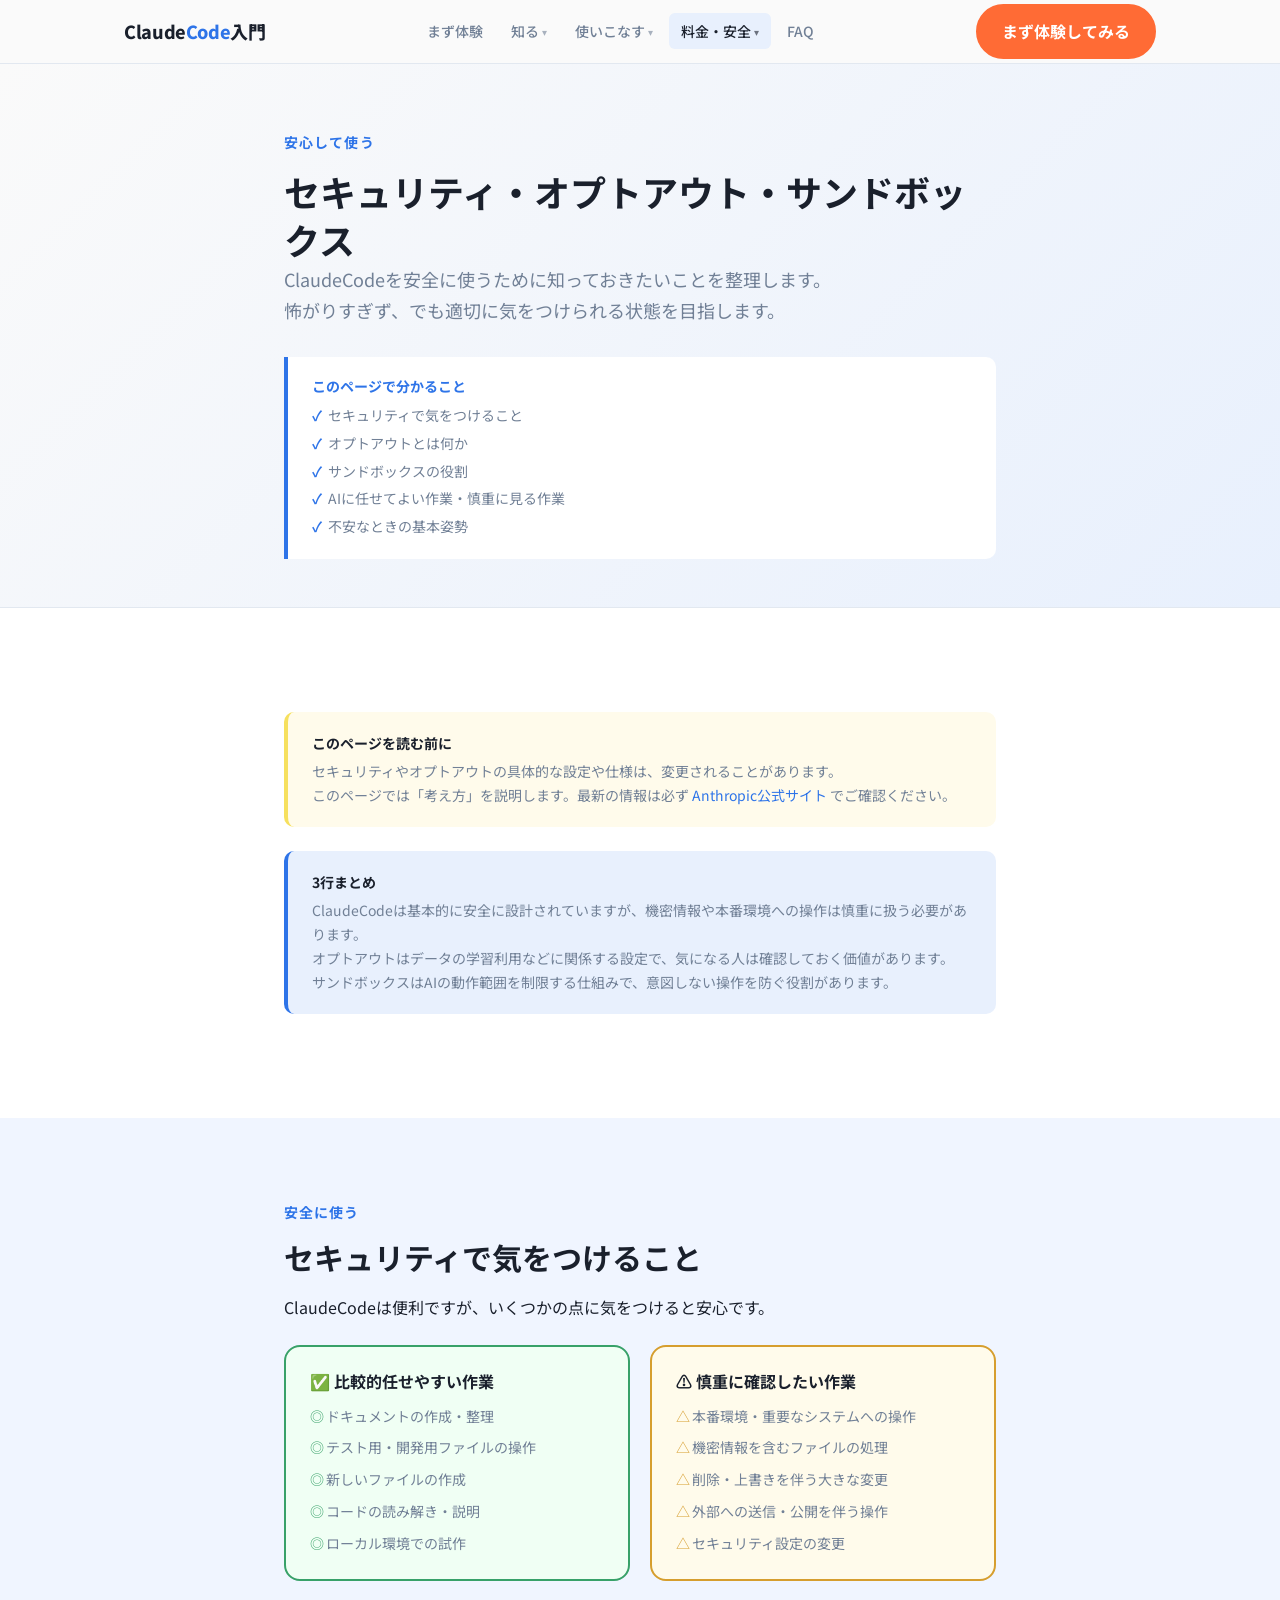
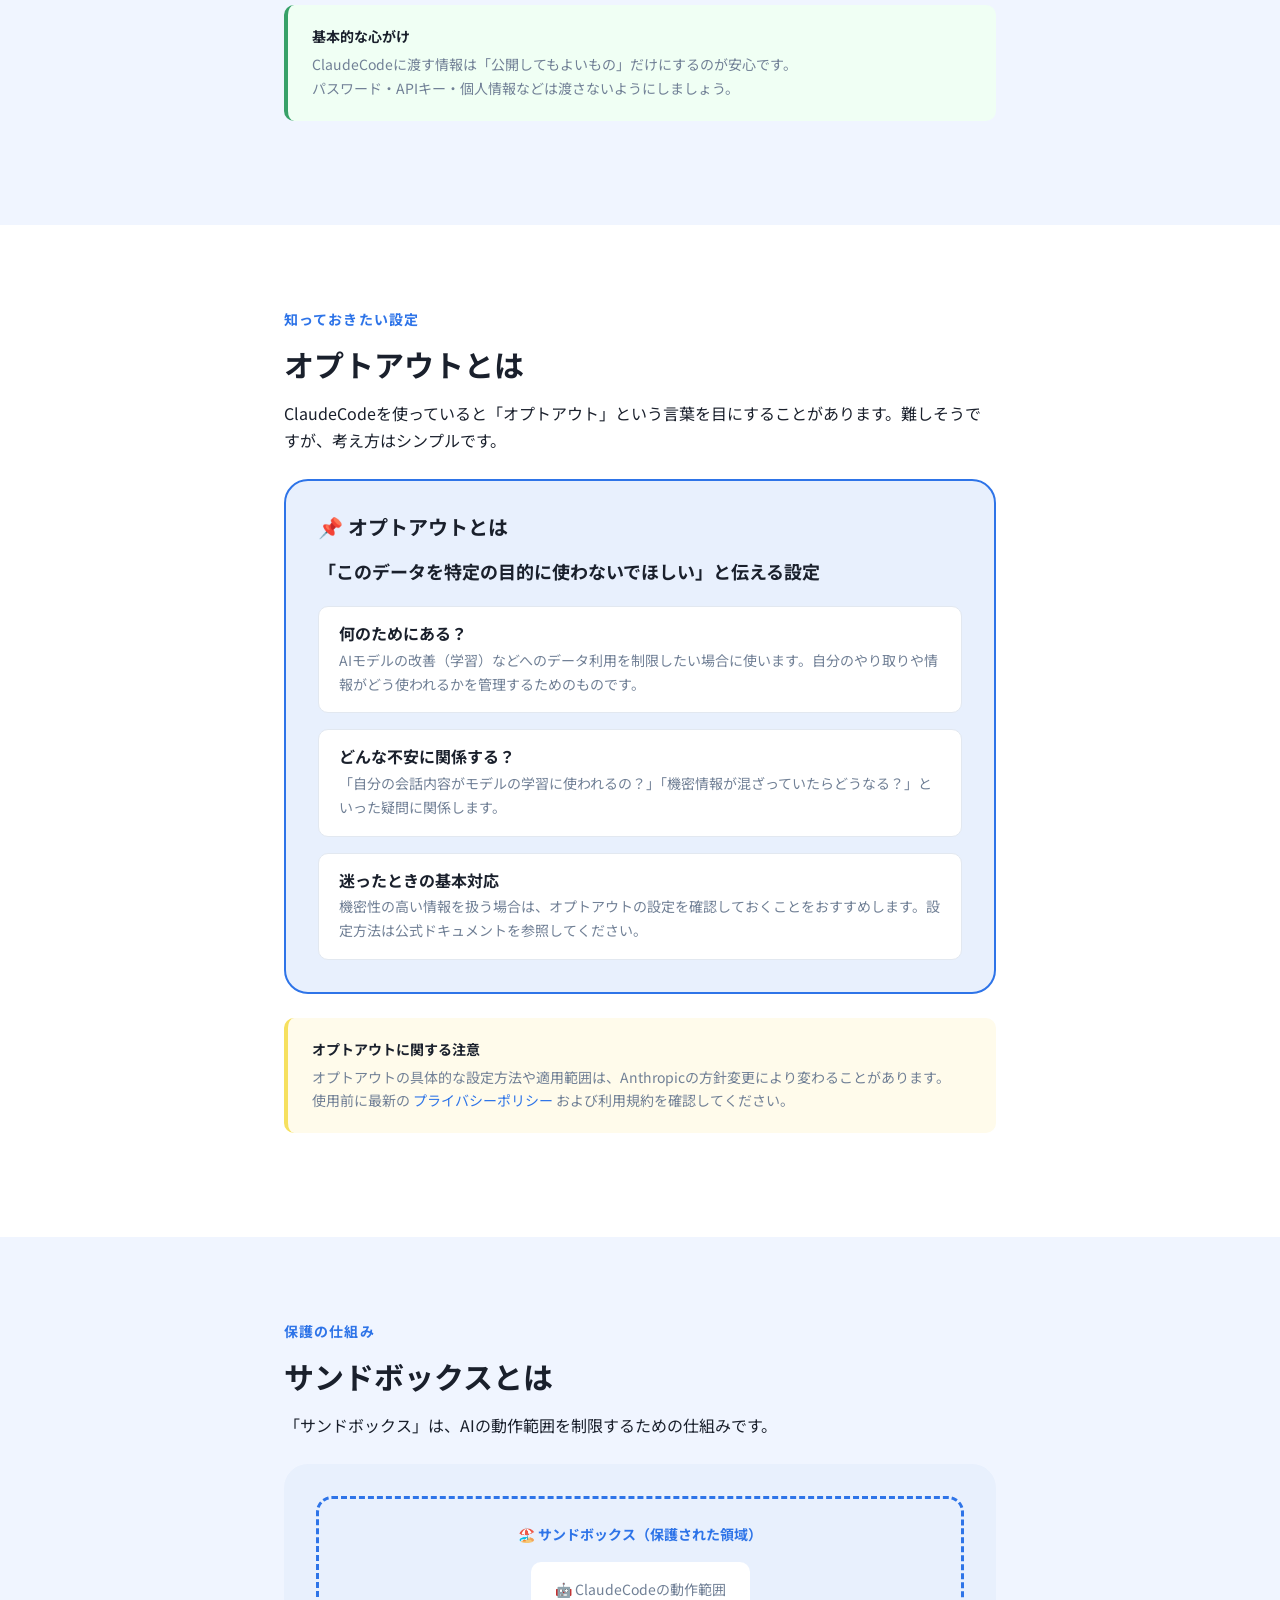
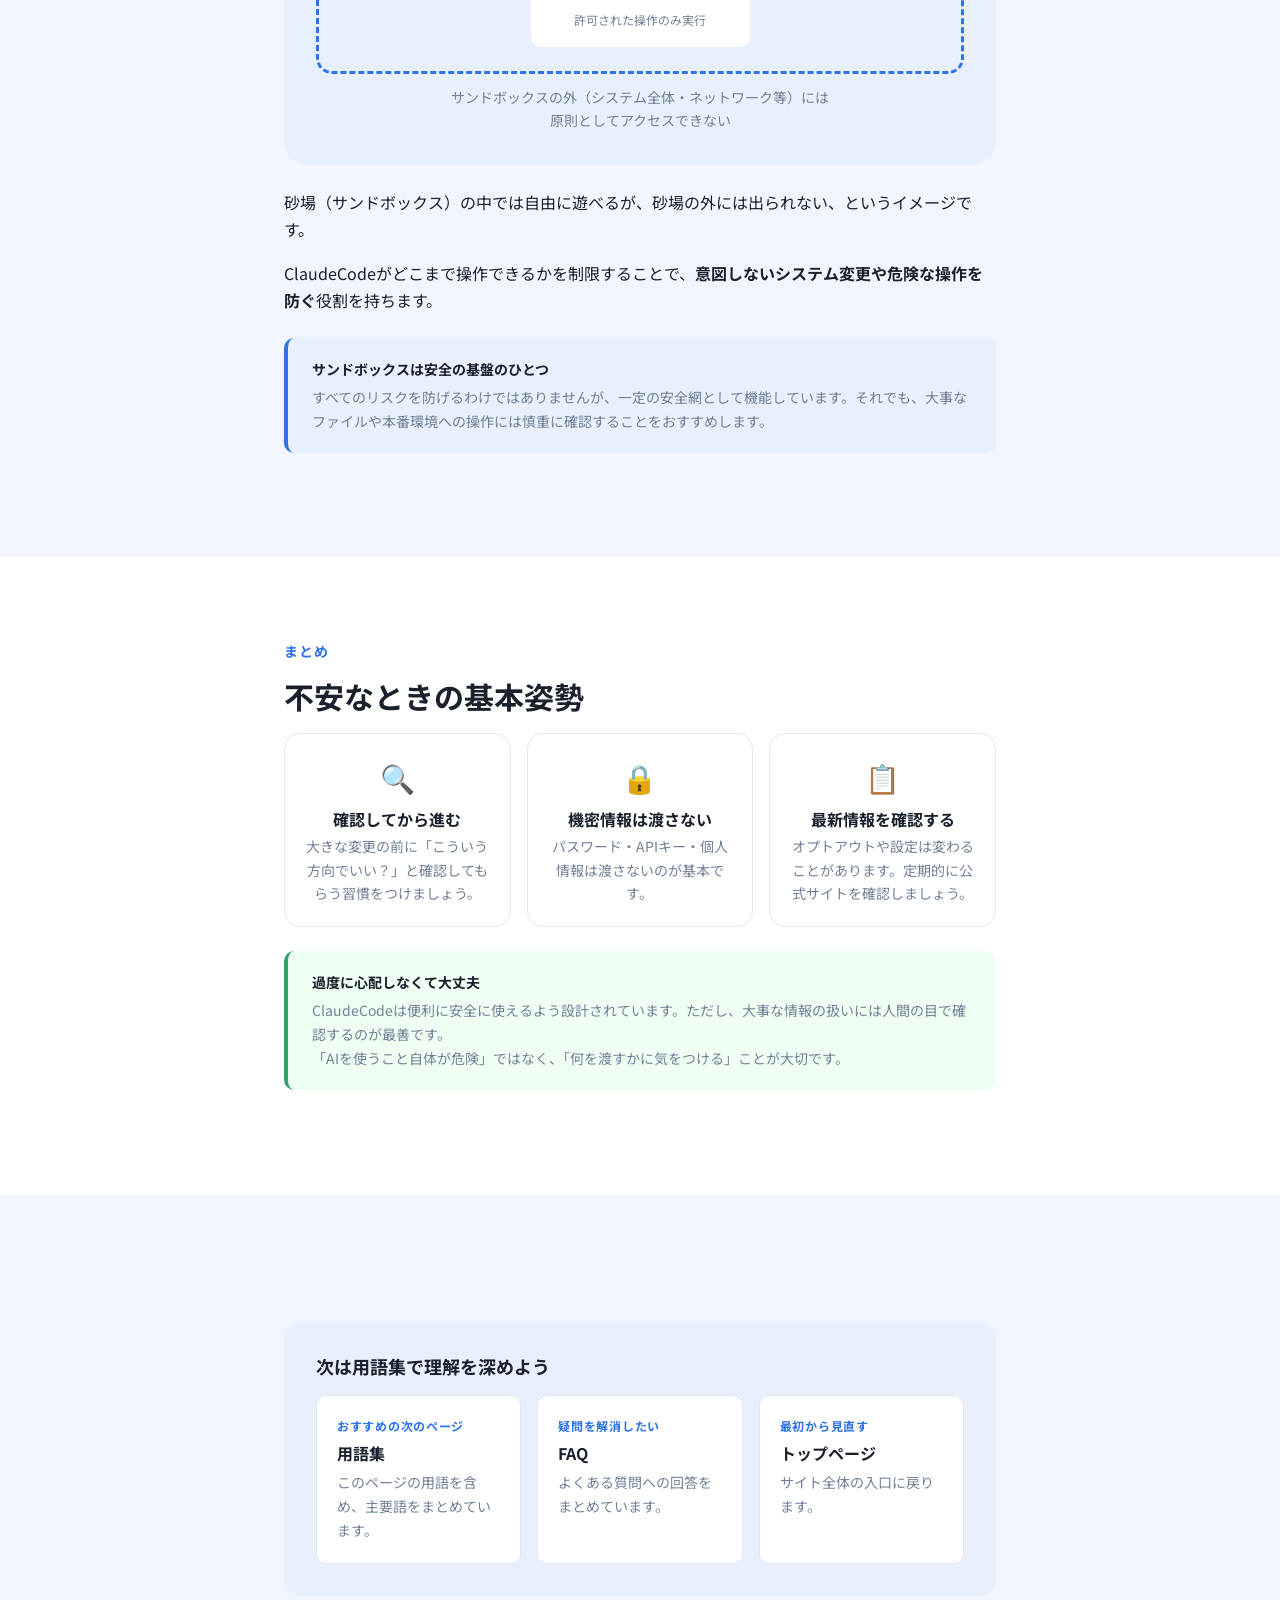
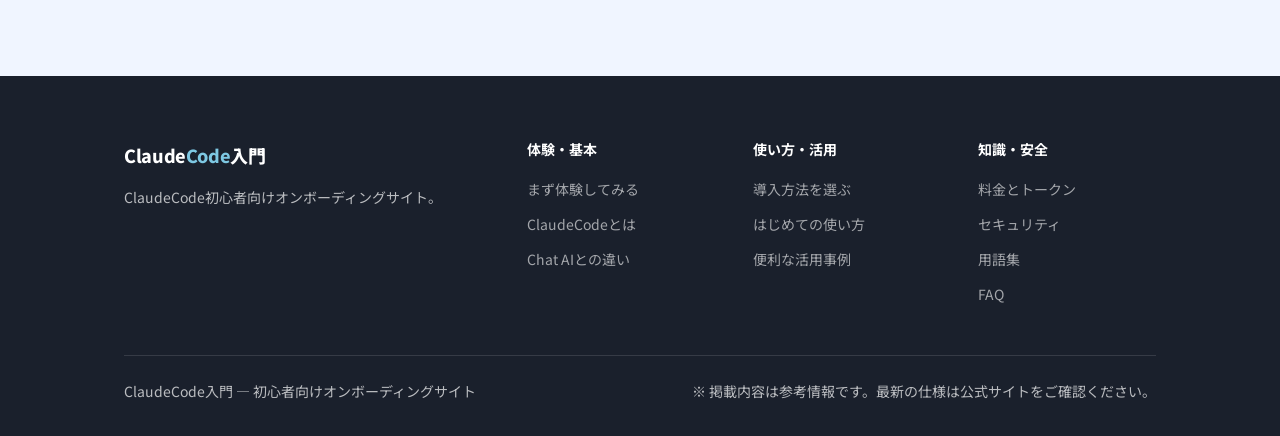
<file: security.html>
<!DOCTYPE html>
<html lang="ja">
<head>
  <meta charset="UTF-8">
  <meta name="viewport" content="width=device-width, initial-scale=1.0">
  <title>セキュリティ・オプトアウト・サンドボックス — ClaudeCode入門</title>
  <meta name="description" content="ClaudeCodeを安心して使うためのセキュリティ・オプトアウト・サンドボックスの考え方をやさしく説明します。">
  <link rel="preconnect" href="https://fonts.googleapis.com">
  <link rel="preconnect" href="https://fonts.gstatic.com" crossorigin>
  <link href="https://fonts.googleapis.com/css2?family=Noto+Sans+JP:wght@400;500;700;800&display=swap" rel="stylesheet">
  <link rel="stylesheet" href="css/variables.css">
  <link rel="stylesheet" href="css/base.css">
  <link rel="stylesheet" href="css/components.css">
  <style>
    .trust-map {
      display: grid;
      grid-template-columns: 1fr 1fr;
      gap: var(--space-5);
      margin: var(--space-6) 0;
    }
    .trust-zone {
      border-radius: var(--radius-lg);
      padding: var(--space-6);
      border: 2px solid;
    }
    .trust-zone--ok {
      border-color: var(--color-success);
      background: #f0fff4;
    }
    .trust-zone--careful {
      border-color: var(--color-warning);
      background: var(--color-caution-bg);
    }
    .trust-zone h4 {
      font-size: var(--text-base);
      margin-bottom: var(--space-3);
      display: flex;
      align-items: center;
      gap: var(--space-2);
    }
    .trust-zone ul {
      list-style: none;
      display: flex;
      flex-direction: column;
      gap: var(--space-2);
      font-size: var(--text-sm);
      color: var(--color-text-muted);
    }
    .trust-zone li { padding-left: var(--space-4); position: relative; }
    .trust-zone--ok li::before { content: "◎"; position: absolute; left: 0; color: var(--color-success); }
    .trust-zone--careful li::before { content: "△"; position: absolute; left: 0; color: var(--color-warning); }
    @media (max-width: 640px) {
      .trust-map { grid-template-columns: 1fr; }
    }

    .optout-box {
      background: var(--color-primary-light);
      border: 2px solid var(--color-primary);
      border-radius: var(--radius-xl);
      padding: var(--space-8);
    }
    .optout-box h3 { font-size: var(--text-xl); margin-bottom: var(--space-4); }
    .optout-items {
      display: flex;
      flex-direction: column;
      gap: var(--space-4);
    }
    .optout-item {
      background: #fff;
      border-radius: var(--radius-md);
      padding: var(--space-4) var(--space-5);
      border: 1px solid var(--color-border);
    }
    .optout-item h4 {
      font-size: var(--text-base);
      margin-bottom: var(--space-1);
    }
    .optout-item p {
      font-size: var(--text-sm);
      color: var(--color-text-muted);
      margin: 0;
    }

    .sandbox-diagram {
      background: var(--color-primary-light);
      border-radius: var(--radius-xl);
      padding: var(--space-8);
      text-align: center;
      position: relative;
      margin: var(--space-6) 0;
    }
    .sandbox-outer {
      border: 3px dashed var(--color-primary);
      border-radius: var(--radius-lg);
      padding: var(--space-6);
      margin-bottom: var(--space-3);
    }
    .sandbox-outer-label {
      font-size: var(--text-sm);
      font-weight: 700;
      color: var(--color-primary);
      margin-bottom: var(--space-4);
    }
    .sandbox-inner {
      background: #fff;
      border-radius: var(--radius-md);
      padding: var(--space-4) var(--space-6);
      display: inline-block;
    }
    .sandbox-inner p {
      font-size: var(--text-sm);
      color: var(--color-text-muted);
      margin: 0;
    }
    .sandbox-caption {
      font-size: var(--text-sm);
      color: var(--color-text-muted);
    }

    .basic-stance {
      display: grid;
      grid-template-columns: repeat(3, 1fr);
      gap: var(--space-4);
    }
    .stance-card {
      background: #fff;
      border-radius: var(--radius-lg);
      padding: var(--space-5);
      border: 1px solid var(--color-border);
      text-align: center;
    }
    .stance-card .icon { font-size: 1.75rem; margin-bottom: var(--space-2); }
    .stance-card h4 { font-size: var(--text-base); margin-bottom: var(--space-1); }
    .stance-card p { font-size: var(--text-sm); color: var(--color-text-muted); margin: 0; }
    @media (max-width: 640px) {
      .basic-stance { grid-template-columns: 1fr; }
    }
  </style>
</head>
<body>

<header class="site-header">
  <div class="container">
    <a href="index.html" class="site-logo">Claude<span>Code</span>入門</a>
    <nav class="site-nav" aria-label="メインナビゲーション">
      <a href="experience.html">まず体験</a>
      <div class="nav-dropdown">
        <button class="nav-dropdown__trigger" aria-haspopup="true" aria-expanded="false">知る <span class="arrow" aria-hidden="true">▾</span></button>
        <div class="nav-dropdown__menu">
          <a href="what-is-claudecode.html">ClaudeCodeとは</a>
          <a href="vs-chat-ai.html">Chat AIとの違い</a>
        </div>
      </div>
      <div class="nav-dropdown">
        <button class="nav-dropdown__trigger" aria-haspopup="true" aria-expanded="false">使いこなす <span class="arrow" aria-hidden="true">▾</span></button>
        <div class="nav-dropdown__menu">
          <a href="getting-started.html">導入方法を選ぶ</a>
          <a href="first-steps.html">はじめての使い方</a>
          <a href="use-cases.html">便利な活用事例</a>
          <a href="session-memory.html">セッション・記憶・ルール</a>
        </div>
      </div>
      <div class="nav-dropdown">
        <button class="nav-dropdown__trigger" aria-haspopup="true" aria-expanded="false">料金・安全 <span class="arrow" aria-hidden="true">▾</span></button>
        <div class="nav-dropdown__menu">
          <a href="pricing.html">料金とトークン</a>
          <a href="models.html">モデルの使い分け</a>
          <a href="security.html">セキュリティ・オプトアウト</a>
        </div>
      </div>
      <a href="faq.html">FAQ</a>
    </nav>
    <div class="header-cta">
      <a href="experience.html" class="btn btn--primary">まず体験してみる</a>
    </div>
    <button class="hamburger" aria-label="メニューを開く" aria-expanded="false">
      <span></span><span></span><span></span>
    </button>
  </div>
</header>

<section class="page-hero">
  <div class="container--narrow">
    <p class="section-label">安心して使う</p>
    <h1>セキュリティ・オプトアウト・サンドボックス</h1>
    <p class="section-lead" style="margin-bottom:0;">
      ClaudeCodeを安全に使うために知っておきたいことを整理します。<br>
      怖がりすぎず、でも適切に気をつけられる状態を目指します。
    </p>
    <div class="page-summary">
      <h3>このページで分かること</h3>
      <ul>
        <li>セキュリティで気をつけること</li>
        <li>オプトアウトとは何か</li>
        <li>サンドボックスの役割</li>
        <li>AIに任せてよい作業・慎重に見る作業</li>
        <li>不安なときの基本姿勢</li>
      </ul>
    </div>
  </div>
</section>

<section class="section section--white">
  <div class="container--narrow">
    <div class="callout callout--warning">
      <strong>このページを読む前に</strong>
      <p>セキュリティやオプトアウトの具体的な設定や仕様は、変更されることがあります。<br>
      このページでは「考え方」を説明します。最新の情報は必ず <a href="https://www.anthropic.com" target="_blank" rel="noopener">Anthropic公式サイト</a> でご確認ください。</p>
    </div>
    <div class="callout callout--info" style="margin-top:var(--space-4);">
      <strong>3行まとめ</strong>
      <p>ClaudeCodeは基本的に安全に設計されていますが、機密情報や本番環境への操作は慎重に扱う必要があります。<br>
      オプトアウトはデータの学習利用などに関係する設定で、気になる人は確認しておく価値があります。<br>
      サンドボックスはAIの動作範囲を制限する仕組みで、意図しない操作を防ぐ役割があります。</p>
    </div>
  </div>
</section>

<section class="section section--light">
  <div class="container--narrow">
    <p class="section-label">安全に使う</p>
    <h2 class="section-title">セキュリティで気をつけること</h2>
    <p style="margin-bottom:var(--space-6);">ClaudeCodeは便利ですが、いくつかの点に気をつけると安心です。</p>

    <div class="trust-map">
      <div class="trust-zone trust-zone--ok">
        <h4>✅ 比較的任せやすい作業</h4>
        <ul>
          <li>ドキュメントの作成・整理</li>
          <li>テスト用・開発用ファイルの操作</li>
          <li>新しいファイルの作成</li>
          <li>コードの読み解き・説明</li>
          <li>ローカル環境での試作</li>
        </ul>
      </div>
      <div class="trust-zone trust-zone--careful">
        <h4>⚠️ 慎重に確認したい作業</h4>
        <ul>
          <li>本番環境・重要なシステムへの操作</li>
          <li>機密情報を含むファイルの処理</li>
          <li>削除・上書きを伴う大きな変更</li>
          <li>外部への送信・公開を伴う操作</li>
          <li>セキュリティ設定の変更</li>
        </ul>
      </div>
    </div>

    <div class="callout callout--tip">
      <strong>基本的な心がけ</strong>
      <p>ClaudeCodeに渡す情報は「公開してもよいもの」だけにするのが安心です。<br>
      パスワード・APIキー・個人情報などは渡さないようにしましょう。</p>
    </div>
  </div>
</section>

<section class="section section--white" id="optout">
  <div class="container--narrow">
    <p class="section-label">知っておきたい設定</p>
    <h2 class="section-title">オプトアウトとは</h2>
    <p>ClaudeCodeを使っていると「オプトアウト」という言葉を目にすることがあります。難しそうですが、考え方はシンプルです。</p>

    <div class="optout-box" style="margin: var(--space-6) 0;">
      <h3>📌 オプトアウトとは</h3>
      <p style="font-size:var(--text-lg); font-weight:700; margin-bottom:var(--space-5);">「このデータを特定の目的に使わないでほしい」と伝える設定</p>
      <div class="optout-items">
        <div class="optout-item">
          <h4>何のためにある？</h4>
          <p>AIモデルの改善（学習）などへのデータ利用を制限したい場合に使います。自分のやり取りや情報がどう使われるかを管理するためのものです。</p>
        </div>
        <div class="optout-item">
          <h4>どんな不安に関係する？</h4>
          <p>「自分の会話内容がモデルの学習に使われるの？」「機密情報が混ざっていたらどうなる？」といった疑問に関係します。</p>
        </div>
        <div class="optout-item">
          <h4>迷ったときの基本対応</h4>
          <p>機密性の高い情報を扱う場合は、オプトアウトの設定を確認しておくことをおすすめします。設定方法は公式ドキュメントを参照してください。</p>
        </div>
      </div>
    </div>

    <div class="callout callout--warning">
      <strong>オプトアウトに関する注意</strong>
      <p>オプトアウトの具体的な設定方法や適用範囲は、Anthropicの方針変更により変わることがあります。<br>
      使用前に最新の <a href="https://www.anthropic.com" target="_blank" rel="noopener">プライバシーポリシー</a> および利用規約を確認してください。</p>
    </div>
  </div>
</section>

<section class="section section--light">
  <div class="container--narrow">
    <p class="section-label">保護の仕組み</p>
    <h2 class="section-title">サンドボックスとは</h2>
    <p>「サンドボックス」は、AIの動作範囲を制限するための仕組みです。</p>

    <div class="sandbox-diagram">
      <div class="sandbox-outer">
        <p class="sandbox-outer-label">🏖️ サンドボックス（保護された領域）</p>
        <div class="sandbox-inner">
          <p>🤖 ClaudeCodeの動作範囲</p>
          <p style="margin-top:var(--space-2); font-size:var(--text-xs); color:var(--color-text-muted);">許可された操作のみ実行</p>
        </div>
      </div>
      <p class="sandbox-caption">サンドボックスの外（システム全体・ネットワーク等）には<br>原則としてアクセスできない</p>
    </div>

    <p>砂場（サンドボックス）の中では自由に遊べるが、砂場の外には出られない、というイメージです。</p>
    <p>ClaudeCodeがどこまで操作できるかを制限することで、<strong>意図しないシステム変更や危険な操作を防ぐ</strong>役割を持ちます。</p>

    <div class="callout callout--info">
      <strong>サンドボックスは安全の基盤のひとつ</strong>
      <p>すべてのリスクを防げるわけではありませんが、一定の安全網として機能しています。それでも、大事なファイルや本番環境への操作には慎重に確認することをおすすめします。</p>
    </div>
  </div>
</section>

<section class="section section--white">
  <div class="container--narrow">
    <p class="section-label">まとめ</p>
    <h2 class="section-title">不安なときの基本姿勢</h2>

    <div class="basic-stance">
      <div class="stance-card">
        <div class="icon" aria-hidden="true">🔍</div>
        <h4>確認してから進む</h4>
        <p>大きな変更の前に「こういう方向でいい？」と確認してもらう習慣をつけましょう。</p>
      </div>
      <div class="stance-card">
        <div class="icon" aria-hidden="true">🔒</div>
        <h4>機密情報は渡さない</h4>
        <p>パスワード・APIキー・個人情報は渡さないのが基本です。</p>
      </div>
      <div class="stance-card">
        <div class="icon" aria-hidden="true">📋</div>
        <h4>最新情報を確認する</h4>
        <p>オプトアウトや設定は変わることがあります。定期的に公式サイトを確認しましょう。</p>
      </div>
    </div>

    <div class="callout callout--tip" style="margin-top:var(--space-6);">
      <strong>過度に心配しなくて大丈夫</strong>
      <p>ClaudeCodeは便利に安全に使えるよう設計されています。ただし、大事な情報の扱いには人間の目で確認するのが最善です。<br>
      「AIを使うこと自体が危険」ではなく、「何を渡すかに気をつける」ことが大切です。</p>
    </div>
  </div>
</section>

<section class="section section--light">
  <div class="container--narrow">
    <div class="next-page-nav">
      <h3>次は用語集で理解を深めよう</h3>
      <div class="next-page-cards">
        <a href="glossary.html" class="next-page-card">
          <span class="label">おすすめの次のページ</span>
          <span class="title">用語集</span>
          <span class="desc">このページの用語を含め、主要語をまとめています。</span>
        </a>
        <a href="faq.html" class="next-page-card">
          <span class="label">疑問を解消したい</span>
          <span class="title">FAQ</span>
          <span class="desc">よくある質問への回答をまとめています。</span>
        </a>
        <a href="index.html" class="next-page-card">
          <span class="label">最初から見直す</span>
          <span class="title">トップページ</span>
          <span class="desc">サイト全体の入口に戻ります。</span>
        </a>
      </div>
    </div>
  </div>
</section>

<footer class="site-footer">
  <div class="container">
    <div class="footer-grid">
      <div class="footer-brand">
        <a href="index.html" class="site-logo">Claude<span style="color:#7ec8e3;">Code</span>入門</a>
        <p>ClaudeCode初心者向けオンボーディングサイト。</p>
      </div>
      <div class="footer-nav">
        <h4>体験・基本</h4>
        <ul>
          <li><a href="experience.html">まず体験してみる</a></li>
          <li><a href="what-is-claudecode.html">ClaudeCodeとは</a></li>
          <li><a href="vs-chat-ai.html">Chat AIとの違い</a></li>
        </ul>
      </div>
      <div class="footer-nav">
        <h4>使い方・活用</h4>
        <ul>
          <li><a href="getting-started.html">導入方法を選ぶ</a></li>
          <li><a href="first-steps.html">はじめての使い方</a></li>
          <li><a href="use-cases.html">便利な活用事例</a></li>
        </ul>
      </div>
      <div class="footer-nav">
        <h4>知識・安全</h4>
        <ul>
          <li><a href="pricing.html">料金とトークン</a></li>
          <li><a href="security.html">セキュリティ</a></li>
          <li><a href="glossary.html">用語集</a></li>
          <li><a href="faq.html">FAQ</a></li>
        </ul>
      </div>
    </div>
    <div class="footer-bottom">
      <span>ClaudeCode入門 — 初心者向けオンボーディングサイト</span>
      <span>※ 掲載内容は参考情報です。最新の仕様は公式サイトをご確認ください。</span>
    </div>
  </div>
</footer>

<script src="js/main.js"></script>
</body>
</html>
</file>
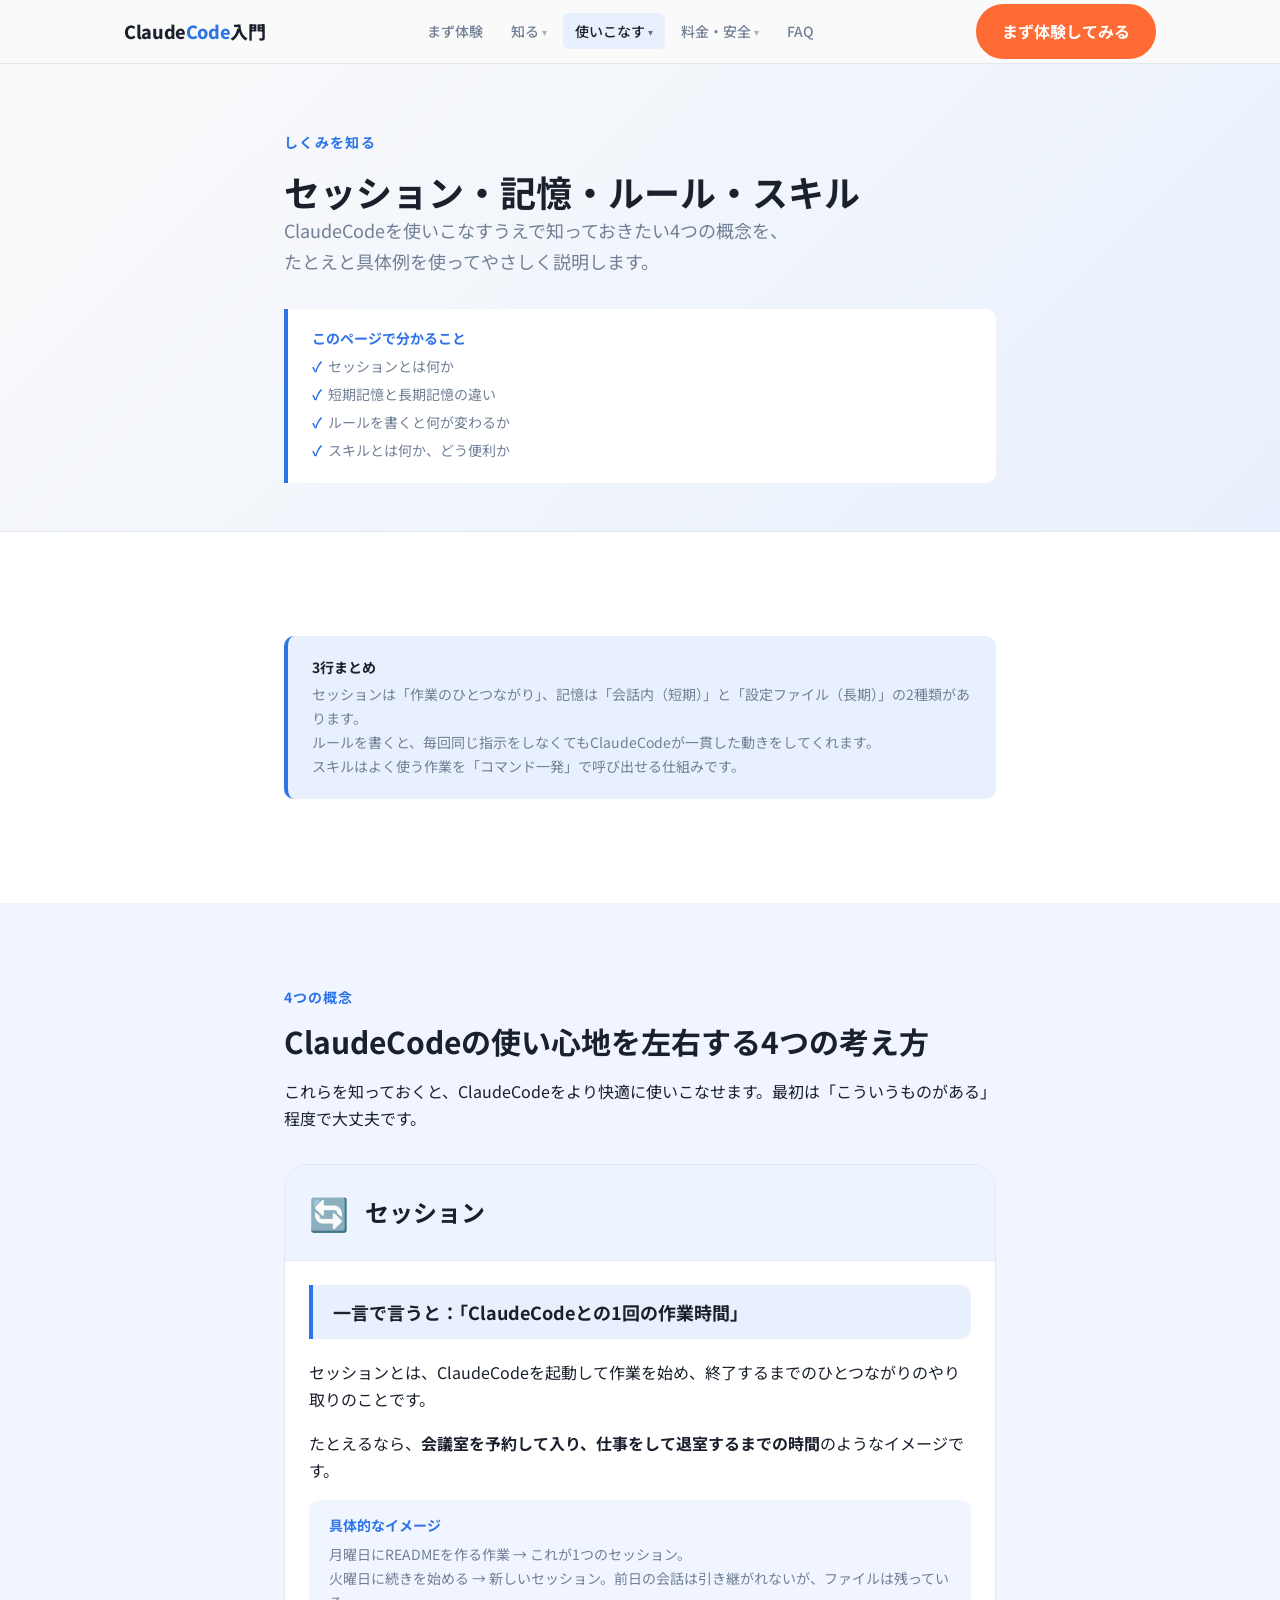
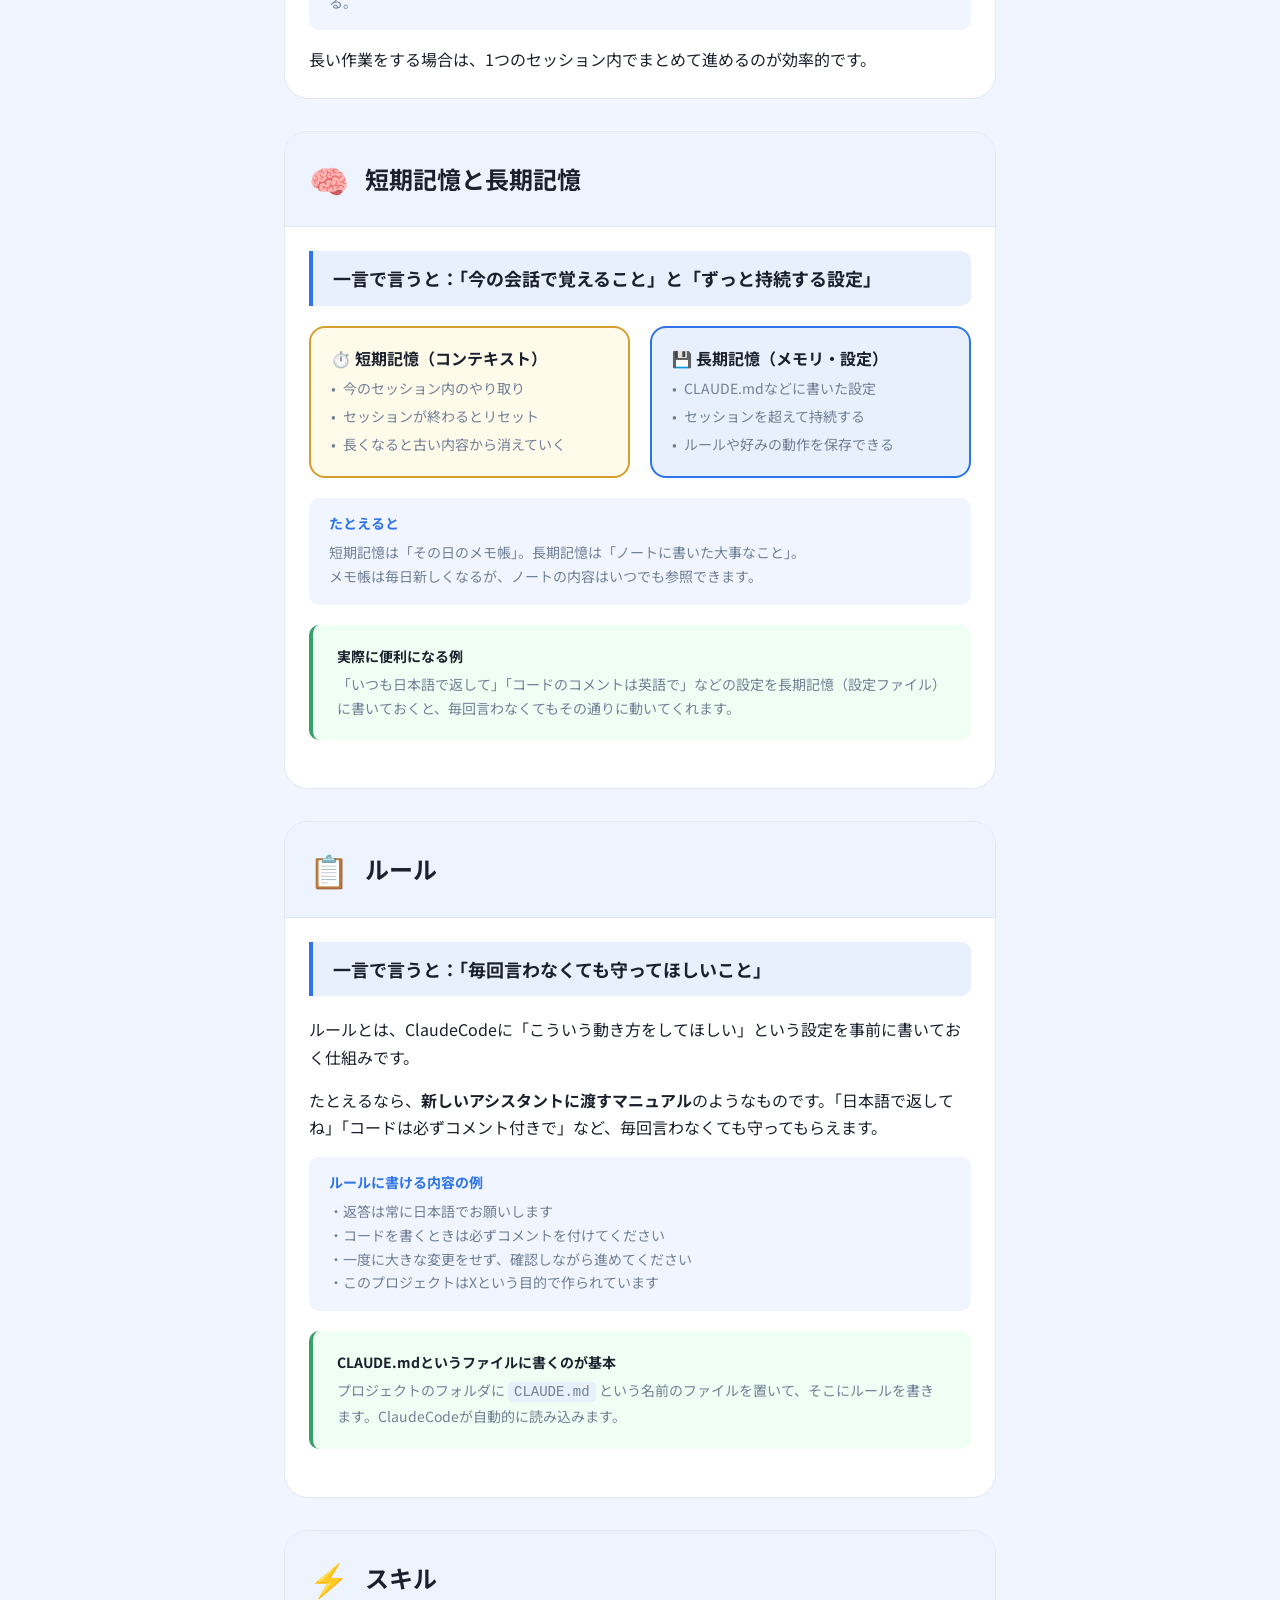
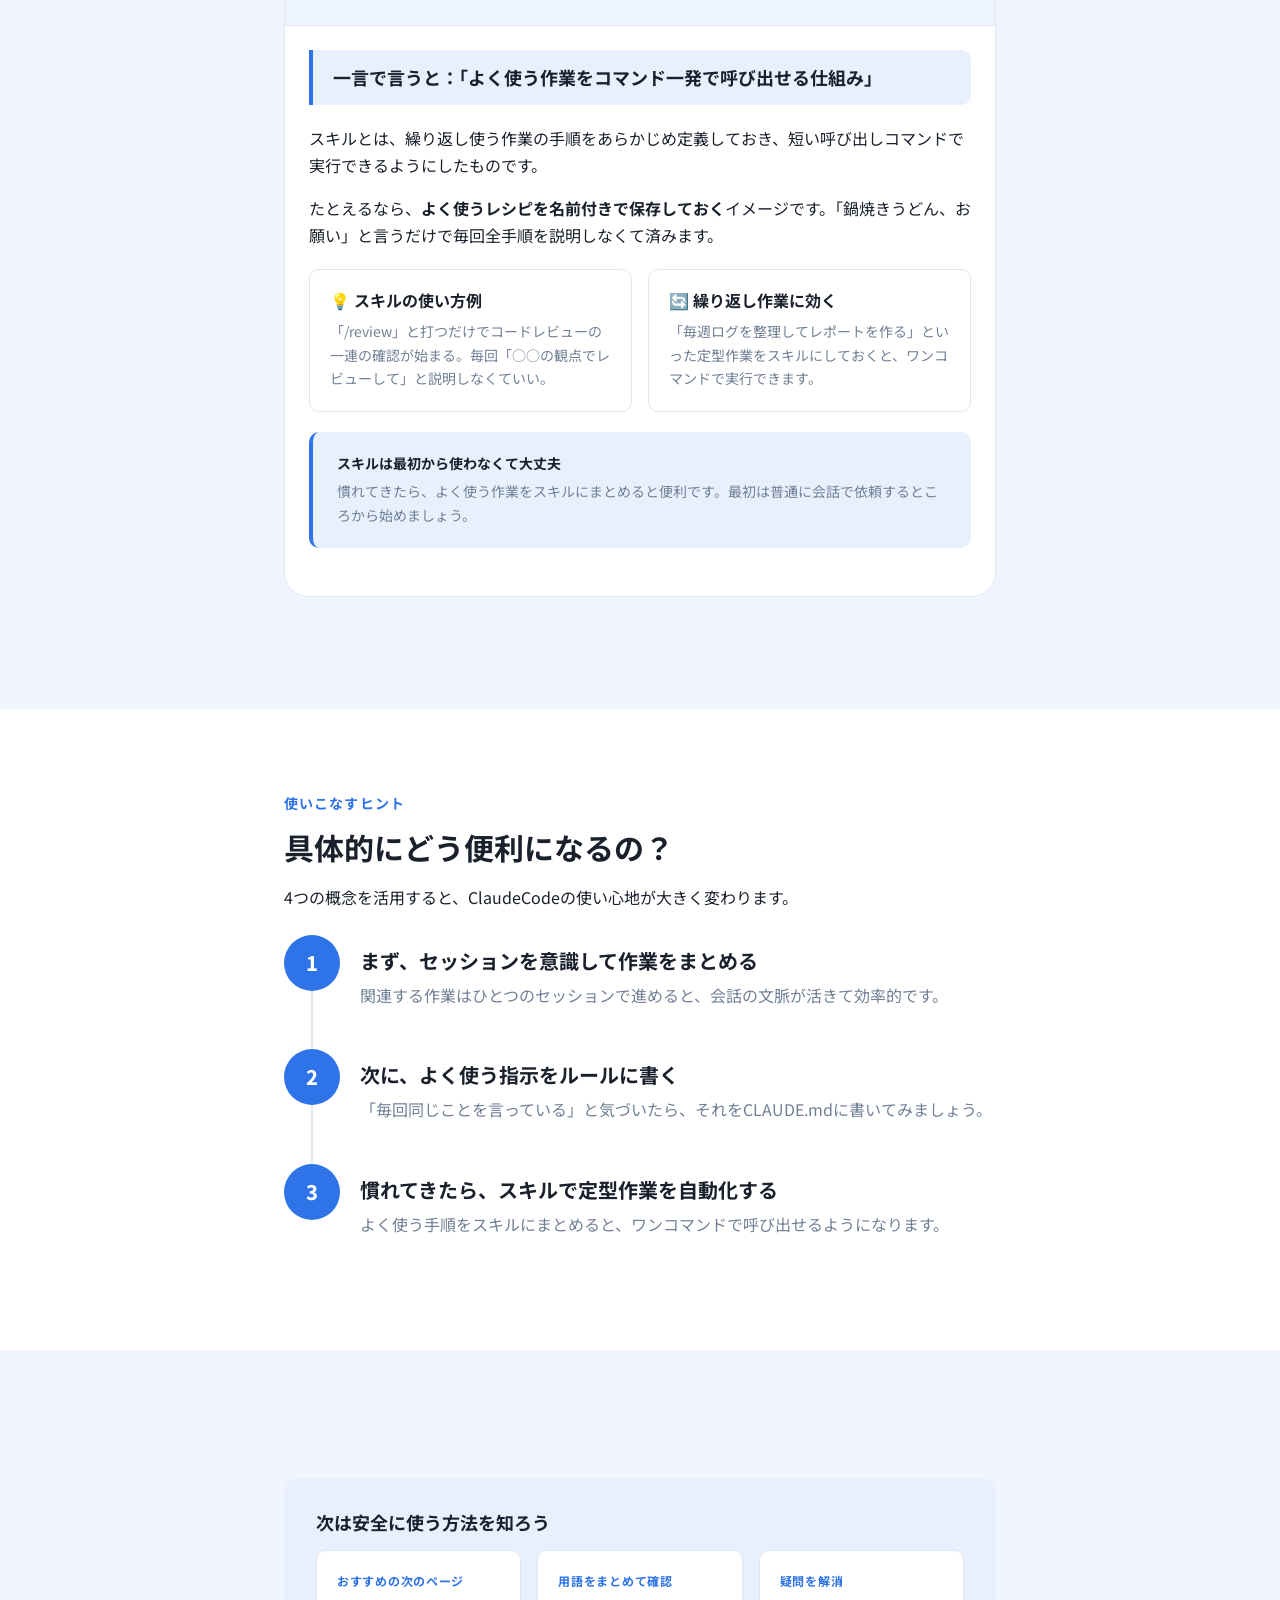
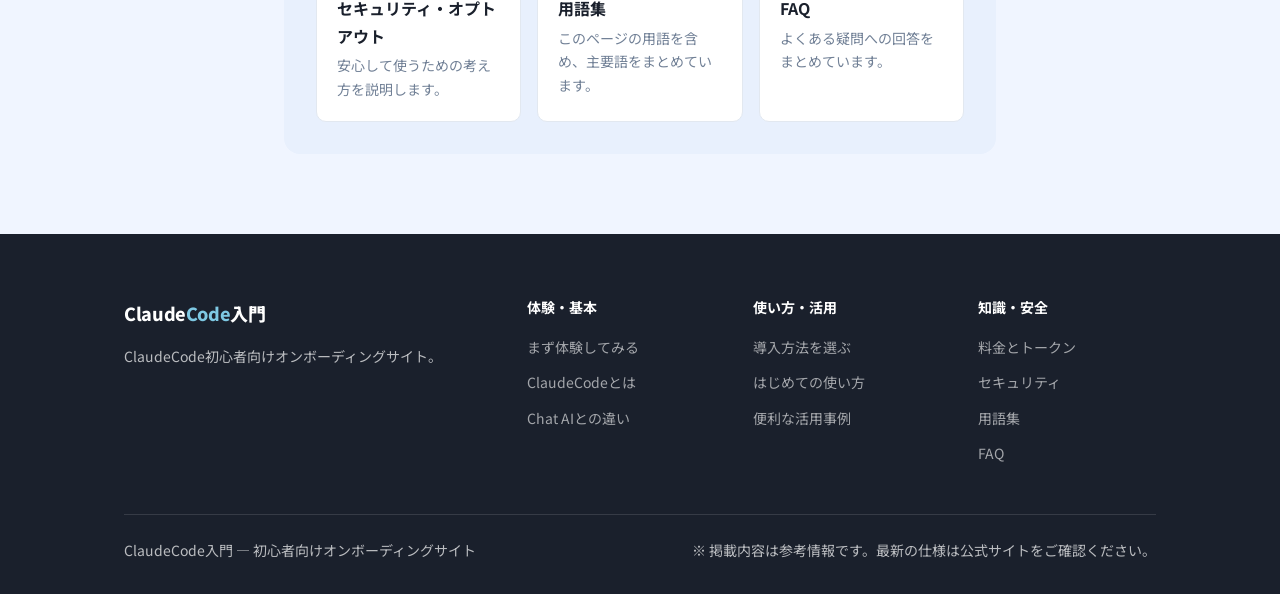
<file: session-memory.html>
<!DOCTYPE html>
<html lang="ja">
<head>
  <meta charset="UTF-8">
  <meta name="viewport" content="width=device-width, initial-scale=1.0">
  <title>セッション・記憶・ルール・スキル — ClaudeCode入門</title>
  <meta name="description" content="ClaudeCodeのセッション・短期記憶・長期記憶・ルール・スキルの考え方をやさしく解説。継続利用で便利になる仕組みを学びましょう。">
  <link rel="preconnect" href="https://fonts.googleapis.com">
  <link rel="preconnect" href="https://fonts.gstatic.com" crossorigin>
  <link href="https://fonts.googleapis.com/css2?family=Noto+Sans+JP:wght@400;500;700;800&display=swap" rel="stylesheet">
  <link rel="stylesheet" href="css/variables.css">
  <link rel="stylesheet" href="css/base.css">
  <link rel="stylesheet" href="css/components.css">
  <style>
    .concept-card {
      background: #fff;
      border-radius: var(--radius-xl);
      border: 1px solid var(--color-border);
      overflow: hidden;
      margin-bottom: var(--space-8);
    }
    .concept-card__header {
      display: flex;
      align-items: center;
      gap: var(--space-4);
      padding: var(--space-5) var(--space-6);
      background: var(--color-comparison-claude);
      border-bottom: 1px solid var(--color-border);
    }
    .concept-card__icon { font-size: 2rem; }
    .concept-card__header h2 { font-size: var(--text-2xl); margin: 0; }
    .concept-card__body { padding: var(--space-6); }
    .concept-card__oneliner {
      font-size: var(--text-lg);
      font-weight: 700;
      background: var(--color-primary-light);
      border-left: 4px solid var(--color-primary);
      padding: var(--space-3) var(--space-5);
      border-radius: 0 var(--radius-md) var(--radius-md) 0;
      margin-bottom: var(--space-5);
    }
    .example-box {
      background: var(--color-bg-section);
      border-radius: var(--radius-md);
      padding: var(--space-4) var(--space-5);
      margin-top: var(--space-4);
    }
    .example-box h4 {
      font-size: var(--text-sm);
      font-weight: 700;
      color: var(--color-primary);
      margin-bottom: var(--space-2);
    }
    .example-box p {
      font-size: var(--text-sm);
      color: var(--color-text-muted);
      margin: 0;
    }

    .memory-diagram {
      display: grid;
      grid-template-columns: 1fr 1fr;
      gap: var(--space-5);
      margin: var(--space-5) 0;
    }
    .memory-box {
      border-radius: var(--radius-lg);
      padding: var(--space-5);
      border: 2px solid;
    }
    .memory-box--short {
      border-color: var(--color-warning);
      background: var(--color-caution-bg);
    }
    .memory-box--long {
      border-color: var(--color-primary);
      background: var(--color-primary-light);
    }
    .memory-box h4 {
      font-size: var(--text-base);
      margin-bottom: var(--space-2);
    }
    .memory-box ul {
      list-style: none;
      display: flex;
      flex-direction: column;
      gap: var(--space-1);
      font-size: var(--text-sm);
      color: var(--color-text-muted);
    }
    .memory-box li { padding-left: var(--space-3); position: relative; }
    .memory-box li::before { content: "•"; position: absolute; left: 0; }
    @media (max-width: 640px) {
      .memory-diagram { grid-template-columns: 1fr; }
    }

    .skill-examples {
      display: grid;
      grid-template-columns: repeat(2, 1fr);
      gap: var(--space-4);
      margin-top: var(--space-5);
    }
    .skill-example {
      background: #fff;
      border-radius: var(--radius-md);
      padding: var(--space-5);
      border: 1px solid var(--color-border);
    }
    .skill-example h4 {
      font-size: var(--text-base);
      margin-bottom: var(--space-2);
    }
    .skill-example p {
      font-size: var(--text-sm);
      color: var(--color-text-muted);
      margin: 0;
    }
    @media (max-width: 640px) {
      .skill-examples { grid-template-columns: 1fr; }
    }
  </style>
</head>
<body>

<header class="site-header">
  <div class="container">
    <a href="index.html" class="site-logo">Claude<span>Code</span>入門</a>
    <nav class="site-nav" aria-label="メインナビゲーション">
      <a href="experience.html">まず体験</a>
      <div class="nav-dropdown">
        <button class="nav-dropdown__trigger" aria-haspopup="true" aria-expanded="false">知る <span class="arrow" aria-hidden="true">▾</span></button>
        <div class="nav-dropdown__menu">
          <a href="what-is-claudecode.html">ClaudeCodeとは</a>
          <a href="vs-chat-ai.html">Chat AIとの違い</a>
        </div>
      </div>
      <div class="nav-dropdown">
        <button class="nav-dropdown__trigger" aria-haspopup="true" aria-expanded="false">使いこなす <span class="arrow" aria-hidden="true">▾</span></button>
        <div class="nav-dropdown__menu">
          <a href="getting-started.html">導入方法を選ぶ</a>
          <a href="first-steps.html">はじめての使い方</a>
          <a href="use-cases.html">便利な活用事例</a>
          <a href="session-memory.html">セッション・記憶・ルール</a>
        </div>
      </div>
      <div class="nav-dropdown">
        <button class="nav-dropdown__trigger" aria-haspopup="true" aria-expanded="false">料金・安全 <span class="arrow" aria-hidden="true">▾</span></button>
        <div class="nav-dropdown__menu">
          <a href="pricing.html">料金とトークン</a>
          <a href="models.html">モデルの使い分け</a>
          <a href="security.html">セキュリティ・オプトアウト</a>
        </div>
      </div>
      <a href="faq.html">FAQ</a>
    </nav>
    <div class="header-cta">
      <a href="experience.html" class="btn btn--primary">まず体験してみる</a>
    </div>
    <button class="hamburger" aria-label="メニューを開く" aria-expanded="false">
      <span></span><span></span><span></span>
    </button>
  </div>
</header>

<section class="page-hero">
  <div class="container--narrow">
    <p class="section-label">しくみを知る</p>
    <h1>セッション・記憶・ルール・スキル</h1>
    <p class="section-lead" style="margin-bottom:0;">
      ClaudeCodeを使いこなすうえで知っておきたい4つの概念を、<br>
      たとえと具体例を使ってやさしく説明します。
    </p>
    <div class="page-summary">
      <h3>このページで分かること</h3>
      <ul>
        <li>セッションとは何か</li>
        <li>短期記憶と長期記憶の違い</li>
        <li>ルールを書くと何が変わるか</li>
        <li>スキルとは何か、どう便利か</li>
      </ul>
    </div>
  </div>
</section>

<section class="section section--white">
  <div class="container--narrow">
    <div class="callout callout--info">
      <strong>3行まとめ</strong>
      <p>セッションは「作業のひとつながり」、記憶は「会話内（短期）」と「設定ファイル（長期）」の2種類があります。<br>
      ルールを書くと、毎回同じ指示をしなくてもClaudeCodeが一貫した動きをしてくれます。<br>
      スキルはよく使う作業を「コマンド一発」で呼び出せる仕組みです。</p>
    </div>
  </div>
</section>

<section class="section section--light">
  <div class="container--narrow">
    <p class="section-label">4つの概念</p>
    <h2 class="section-title">ClaudeCodeの使い心地を左右する4つの考え方</h2>
    <p style="margin-bottom:var(--space-8);">これらを知っておくと、ClaudeCodeをより快適に使いこなせます。最初は「こういうものがある」程度で大丈夫です。</p>

    <!-- セッション -->
    <div class="concept-card">
      <div class="concept-card__header">
        <span class="concept-card__icon" aria-hidden="true">🔄</span>
        <h2>セッション</h2>
      </div>
      <div class="concept-card__body">
        <div class="concept-card__oneliner">一言で言うと：「ClaudeCodeとの1回の作業時間」</div>
        <p>セッションとは、ClaudeCodeを起動して作業を始め、終了するまでのひとつながりのやり取りのことです。</p>
        <p>たとえるなら、<strong>会議室を予約して入り、仕事をして退室するまでの時間</strong>のようなイメージです。</p>
        <div class="example-box">
          <h4>具体的なイメージ</h4>
          <p>月曜日にREADMEを作る作業 → これが1つのセッション。<br>
          火曜日に続きを始める → 新しいセッション。前日の会話は引き継がれないが、ファイルは残っている。</p>
        </div>
        <p style="margin-top:var(--space-4);">長い作業をする場合は、1つのセッション内でまとめて進めるのが効率的です。</p>
      </div>
    </div>

    <!-- 短期・長期記憶 -->
    <div class="concept-card">
      <div class="concept-card__header">
        <span class="concept-card__icon" aria-hidden="true">🧠</span>
        <h2>短期記憶と長期記憶</h2>
      </div>
      <div class="concept-card__body">
        <div class="concept-card__oneliner">一言で言うと：「今の会話で覚えること」と「ずっと持続する設定」</div>

        <div class="memory-diagram">
          <div class="memory-box memory-box--short">
            <h4>⏱️ 短期記憶（コンテキスト）</h4>
            <ul>
              <li>今のセッション内のやり取り</li>
              <li>セッションが終わるとリセット</li>
              <li>長くなると古い内容から消えていく</li>
            </ul>
          </div>
          <div class="memory-box memory-box--long">
            <h4>💾 長期記憶（メモリ・設定）</h4>
            <ul>
              <li>CLAUDE.mdなどに書いた設定</li>
              <li>セッションを超えて持続する</li>
              <li>ルールや好みの動作を保存できる</li>
            </ul>
          </div>
        </div>

        <div class="example-box">
          <h4>たとえると</h4>
          <p>短期記憶は「その日のメモ帳」。長期記憶は「ノートに書いた大事なこと」。<br>
          メモ帳は毎日新しくなるが、ノートの内容はいつでも参照できます。</p>
        </div>

        <div class="callout callout--tip" style="margin-top:var(--space-5);">
          <strong>実際に便利になる例</strong>
          <p>「いつも日本語で返して」「コードのコメントは英語で」などの設定を長期記憶（設定ファイル）に書いておくと、毎回言わなくてもその通りに動いてくれます。</p>
        </div>
      </div>
    </div>

    <!-- ルール -->
    <div class="concept-card">
      <div class="concept-card__header">
        <span class="concept-card__icon" aria-hidden="true">📋</span>
        <h2>ルール</h2>
      </div>
      <div class="concept-card__body">
        <div class="concept-card__oneliner">一言で言うと：「毎回言わなくても守ってほしいこと」</div>
        <p>ルールとは、ClaudeCodeに「こういう動き方をしてほしい」という設定を事前に書いておく仕組みです。</p>
        <p>たとえるなら、<strong>新しいアシスタントに渡すマニュアル</strong>のようなものです。「日本語で返してね」「コードは必ずコメント付きで」など、毎回言わなくても守ってもらえます。</p>
        <div class="example-box">
          <h4>ルールに書ける内容の例</h4>
          <p>・返答は常に日本語でお願いします<br>
          ・コードを書くときは必ずコメントを付けてください<br>
          ・一度に大きな変更をせず、確認しながら進めてください<br>
          ・このプロジェクトはXという目的で作られています</p>
        </div>
        <div class="callout callout--tip" style="margin-top:var(--space-5);">
          <strong>CLAUDE.mdというファイルに書くのが基本</strong>
          <p>プロジェクトのフォルダに <code style="background:var(--color-primary-light); padding:2px 6px; border-radius:4px; font-size:var(--text-sm);">CLAUDE.md</code> という名前のファイルを置いて、そこにルールを書きます。ClaudeCodeが自動的に読み込みます。</p>
        </div>
      </div>
    </div>

    <!-- スキル -->
    <div class="concept-card">
      <div class="concept-card__header">
        <span class="concept-card__icon" aria-hidden="true">⚡</span>
        <h2>スキル</h2>
      </div>
      <div class="concept-card__body">
        <div class="concept-card__oneliner">一言で言うと：「よく使う作業をコマンド一発で呼び出せる仕組み」</div>
        <p>スキルとは、繰り返し使う作業の手順をあらかじめ定義しておき、短い呼び出しコマンドで実行できるようにしたものです。</p>
        <p>たとえるなら、<strong>よく使うレシピを名前付きで保存しておく</strong>イメージです。「鍋焼きうどん、お願い」と言うだけで毎回全手順を説明しなくて済みます。</p>
        <div class="skill-examples">
          <div class="skill-example">
            <h4>💡 スキルの使い方例</h4>
            <p>「/review」と打つだけでコードレビューの一連の確認が始まる。毎回「○○の観点でレビューして」と説明しなくていい。</p>
          </div>
          <div class="skill-example">
            <h4>🔄 繰り返し作業に効く</h4>
            <p>「毎週ログを整理してレポートを作る」といった定型作業をスキルにしておくと、ワンコマンドで実行できます。</p>
          </div>
        </div>
        <div class="callout callout--info" style="margin-top:var(--space-5);">
          <strong>スキルは最初から使わなくて大丈夫</strong>
          <p>慣れてきたら、よく使う作業をスキルにまとめると便利です。最初は普通に会話で依頼するところから始めましょう。</p>
        </div>
      </div>
    </div>
  </div>
</section>

<section class="section section--white">
  <div class="container--narrow">
    <p class="section-label">使いこなすヒント</p>
    <h2 class="section-title">具体的にどう便利になるの？</h2>
    <p style="margin-bottom:var(--space-6);">4つの概念を活用すると、ClaudeCodeの使い心地が大きく変わります。</p>

    <div class="step-flow">
      <div class="step-item">
        <div class="step-number">1</div>
        <div class="step-content">
          <h3>まず、セッションを意識して作業をまとめる</h3>
          <p>関連する作業はひとつのセッションで進めると、会話の文脈が活きて効率的です。</p>
        </div>
      </div>
      <div class="step-item">
        <div class="step-number">2</div>
        <div class="step-content">
          <h3>次に、よく使う指示をルールに書く</h3>
          <p>「毎回同じことを言っている」と気づいたら、それをCLAUDE.mdに書いてみましょう。</p>
        </div>
      </div>
      <div class="step-item">
        <div class="step-number">3</div>
        <div class="step-content">
          <h3>慣れてきたら、スキルで定型作業を自動化する</h3>
          <p>よく使う手順をスキルにまとめると、ワンコマンドで呼び出せるようになります。</p>
        </div>
      </div>
    </div>
  </div>
</section>

<section class="section section--light">
  <div class="container--narrow">
    <div class="next-page-nav">
      <h3>次は安全に使う方法を知ろう</h3>
      <div class="next-page-cards">
        <a href="security.html" class="next-page-card">
          <span class="label">おすすめの次のページ</span>
          <span class="title">セキュリティ・オプトアウト</span>
          <span class="desc">安心して使うための考え方を説明します。</span>
        </a>
        <a href="glossary.html" class="next-page-card">
          <span class="label">用語をまとめて確認</span>
          <span class="title">用語集</span>
          <span class="desc">このページの用語を含め、主要語をまとめています。</span>
        </a>
        <a href="faq.html" class="next-page-card">
          <span class="label">疑問を解消</span>
          <span class="title">FAQ</span>
          <span class="desc">よくある疑問への回答をまとめています。</span>
        </a>
      </div>
    </div>
  </div>
</section>

<footer class="site-footer">
  <div class="container">
    <div class="footer-grid">
      <div class="footer-brand">
        <a href="index.html" class="site-logo">Claude<span style="color:#7ec8e3;">Code</span>入門</a>
        <p>ClaudeCode初心者向けオンボーディングサイト。</p>
      </div>
      <div class="footer-nav">
        <h4>体験・基本</h4>
        <ul>
          <li><a href="experience.html">まず体験してみる</a></li>
          <li><a href="what-is-claudecode.html">ClaudeCodeとは</a></li>
          <li><a href="vs-chat-ai.html">Chat AIとの違い</a></li>
        </ul>
      </div>
      <div class="footer-nav">
        <h4>使い方・活用</h4>
        <ul>
          <li><a href="getting-started.html">導入方法を選ぶ</a></li>
          <li><a href="first-steps.html">はじめての使い方</a></li>
          <li><a href="use-cases.html">便利な活用事例</a></li>
        </ul>
      </div>
      <div class="footer-nav">
        <h4>知識・安全</h4>
        <ul>
          <li><a href="pricing.html">料金とトークン</a></li>
          <li><a href="security.html">セキュリティ</a></li>
          <li><a href="glossary.html">用語集</a></li>
          <li><a href="faq.html">FAQ</a></li>
        </ul>
      </div>
    </div>
    <div class="footer-bottom">
      <span>ClaudeCode入門 — 初心者向けオンボーディングサイト</span>
      <span>※ 掲載内容は参考情報です。最新の仕様は公式サイトをご確認ください。</span>
    </div>
  </div>
</footer>

<script src="js/main.js"></script>
</body>
</html>
</file>
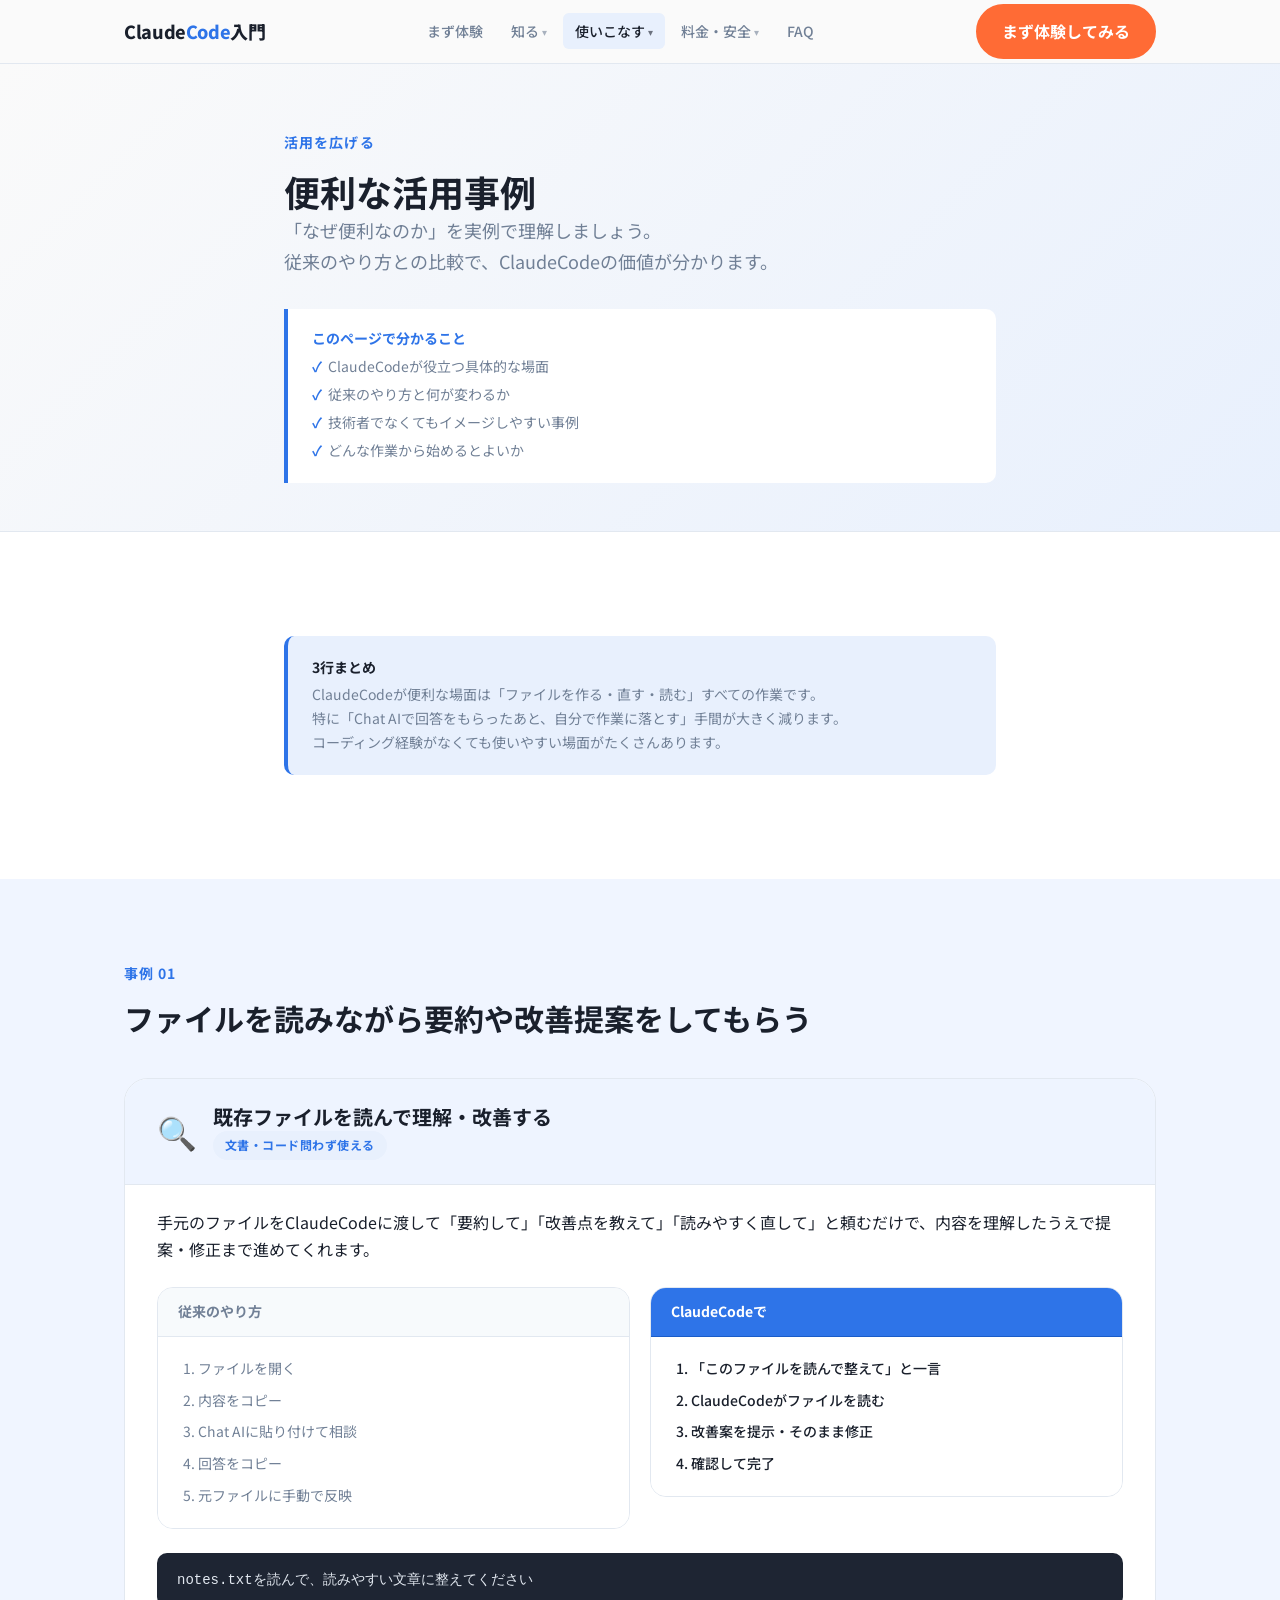
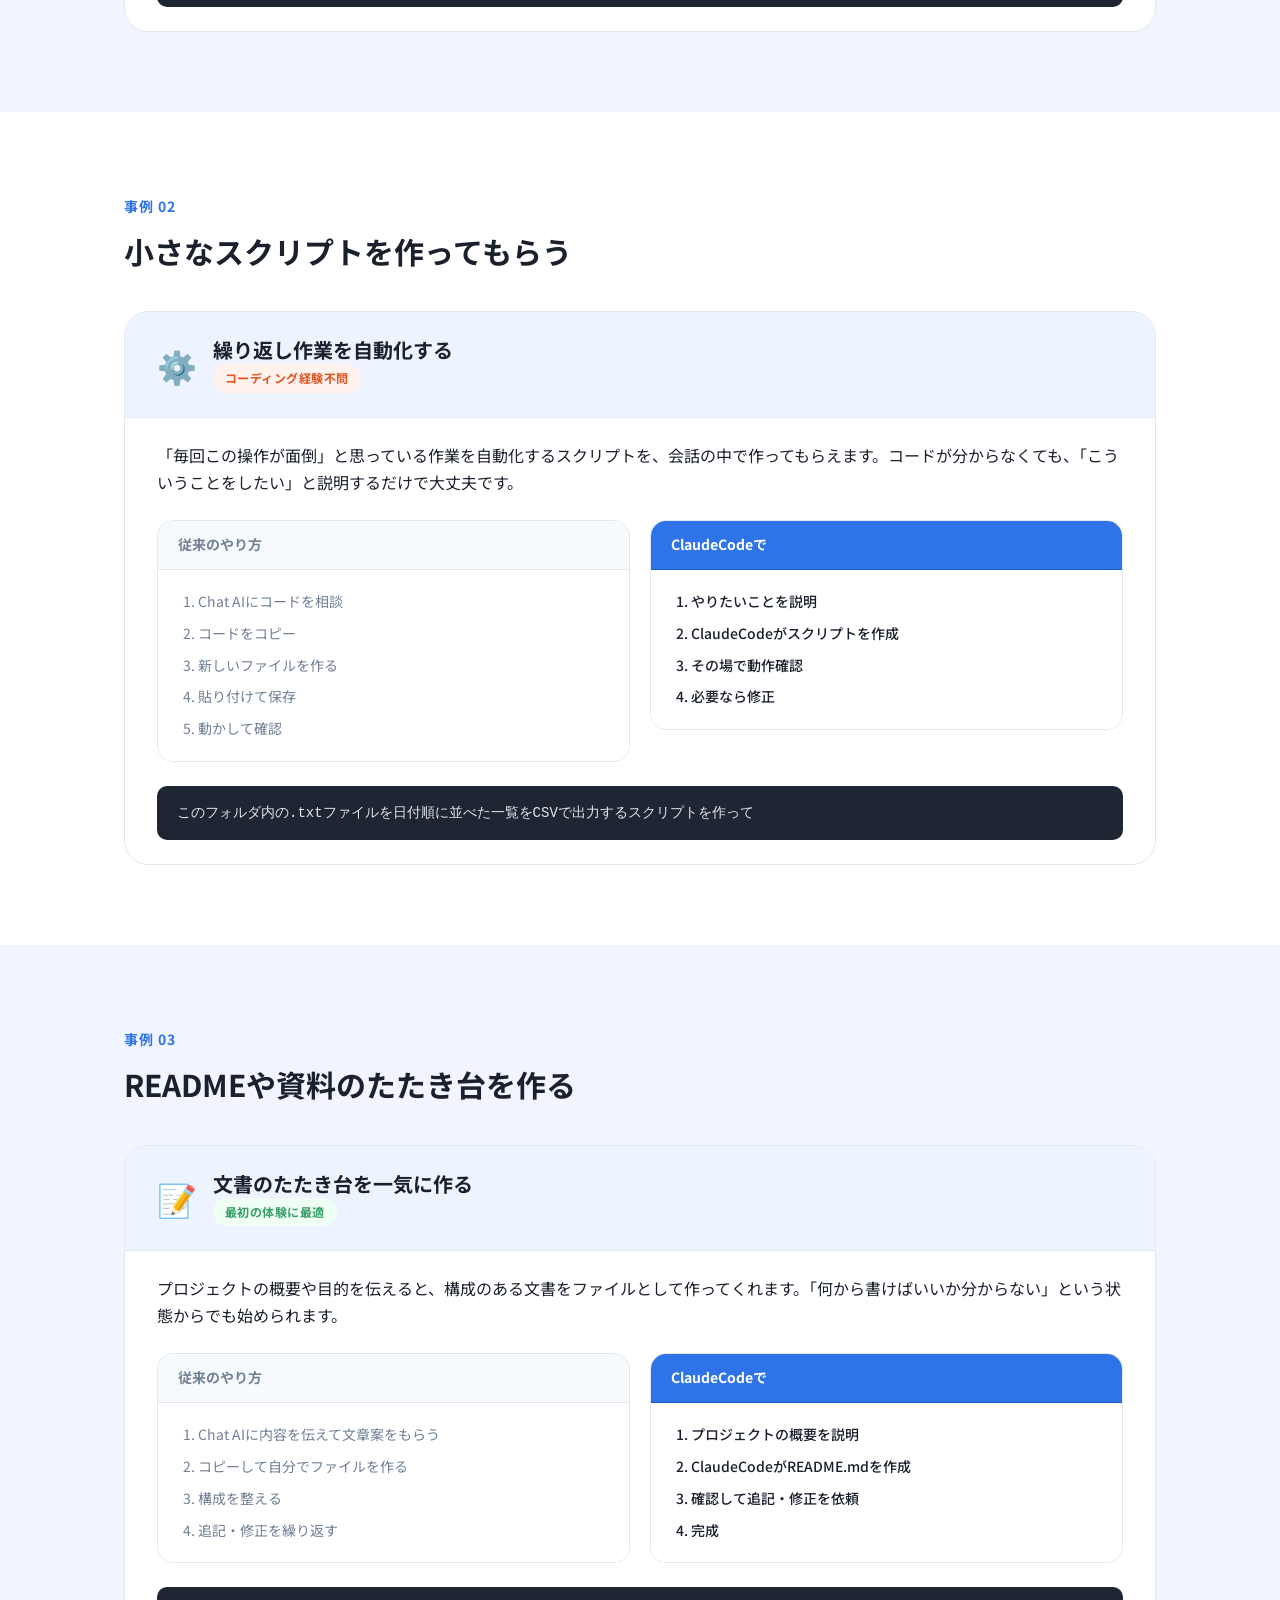
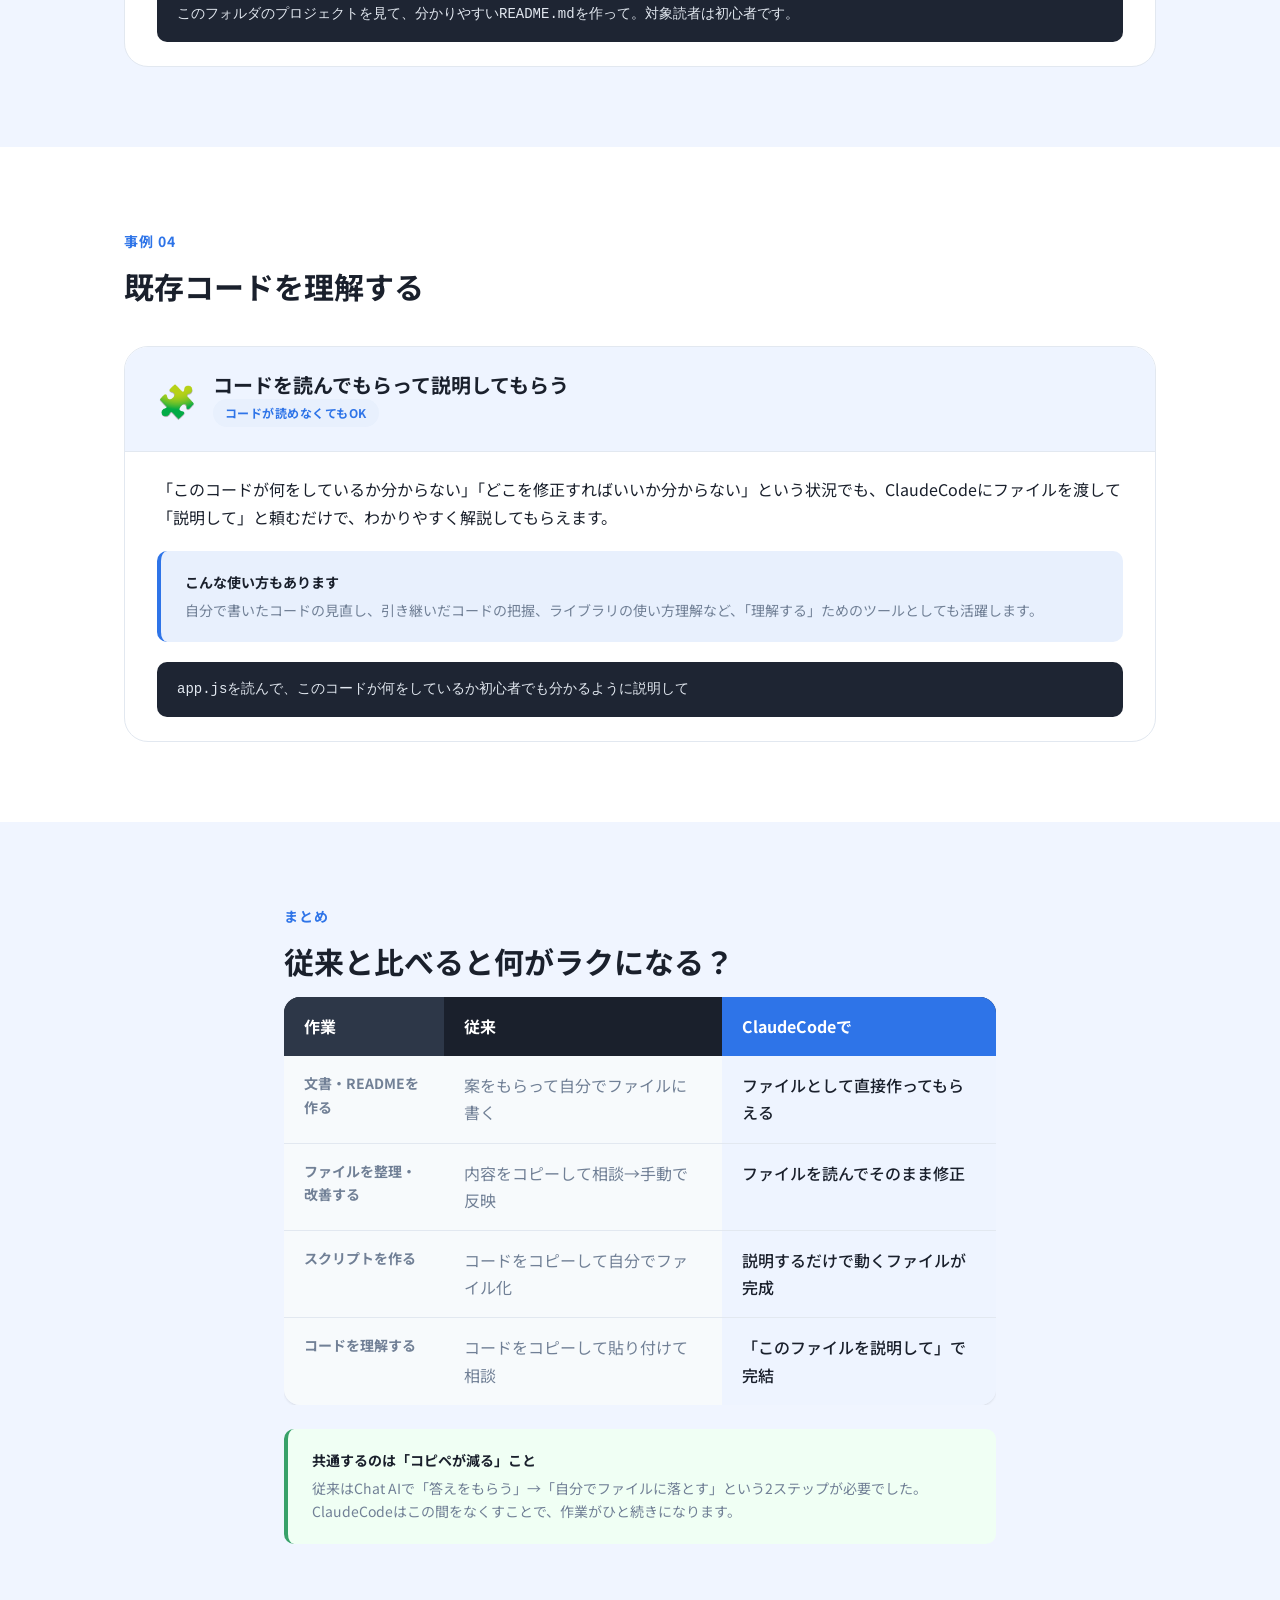
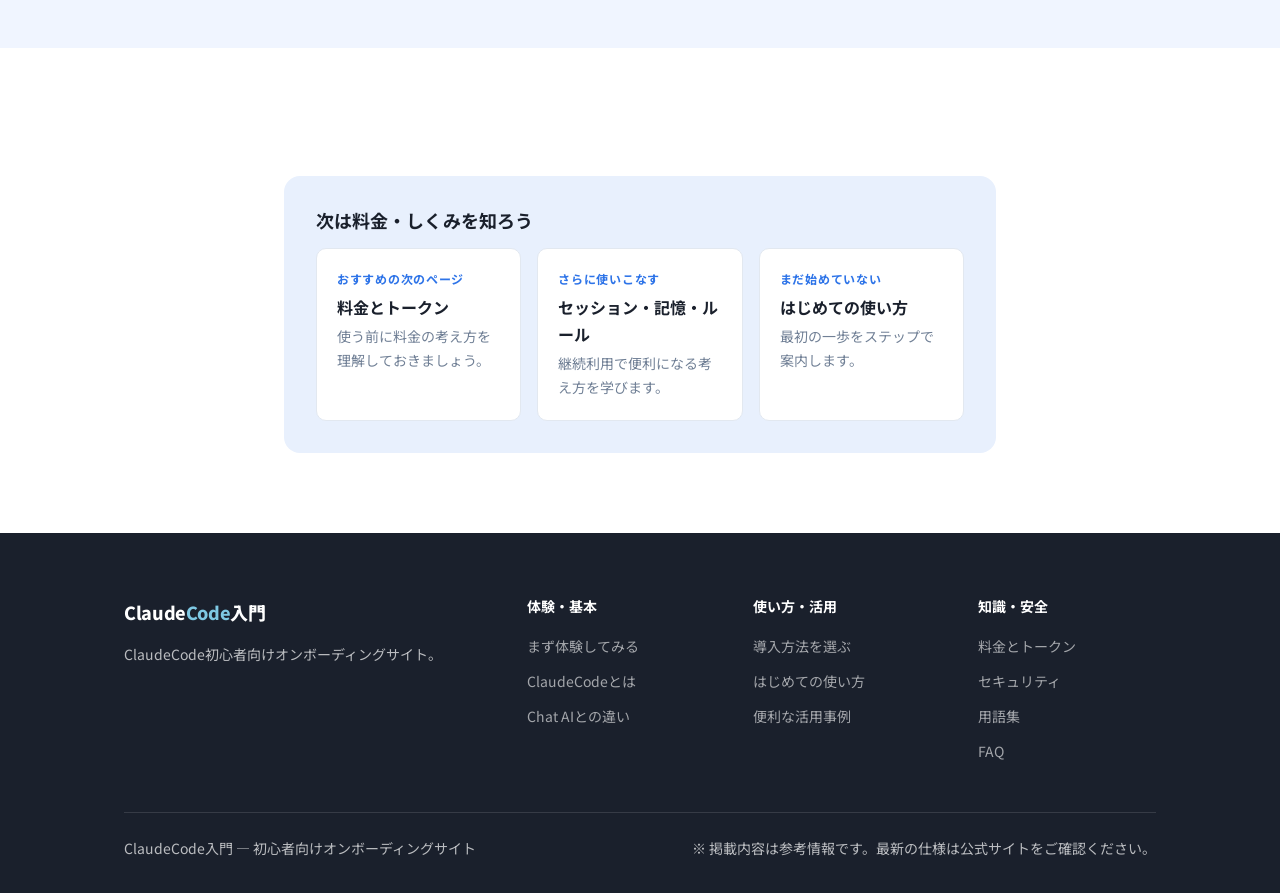
<file: use-cases.html>
<!DOCTYPE html>
<html lang="ja">
<head>
  <meta charset="UTF-8">
  <meta name="viewport" content="width=device-width, initial-scale=1.0">
  <title>便利な活用事例 — ClaudeCode入門</title>
  <meta name="description" content="ClaudeCodeの便利な活用事例を紹介。従来のやり方と比較しながら、どんな場面で役立つかを具体的に説明します。">
  <link rel="preconnect" href="https://fonts.googleapis.com">
  <link rel="preconnect" href="https://fonts.gstatic.com" crossorigin>
  <link href="https://fonts.googleapis.com/css2?family=Noto+Sans+JP:wght@400;500;700;800&display=swap" rel="stylesheet">
  <link rel="stylesheet" href="css/variables.css">
  <link rel="stylesheet" href="css/base.css">
  <link rel="stylesheet" href="css/components.css">
</head>
<body>

<header class="site-header">
  <div class="container">
    <a href="index.html" class="site-logo">Claude<span>Code</span>入門</a>
    <nav class="site-nav" aria-label="メインナビゲーション">
      <a href="experience.html">まず体験</a>
      <div class="nav-dropdown">
        <button class="nav-dropdown__trigger" aria-haspopup="true" aria-expanded="false">知る <span class="arrow" aria-hidden="true">▾</span></button>
        <div class="nav-dropdown__menu">
          <a href="what-is-claudecode.html">ClaudeCodeとは</a>
          <a href="vs-chat-ai.html">Chat AIとの違い</a>
        </div>
      </div>
      <div class="nav-dropdown">
        <button class="nav-dropdown__trigger" aria-haspopup="true" aria-expanded="false">使いこなす <span class="arrow" aria-hidden="true">▾</span></button>
        <div class="nav-dropdown__menu">
          <a href="getting-started.html">導入方法を選ぶ</a>
          <a href="first-steps.html">はじめての使い方</a>
          <a href="use-cases.html">便利な活用事例</a>
          <a href="session-memory.html">セッション・記憶・ルール</a>
        </div>
      </div>
      <div class="nav-dropdown">
        <button class="nav-dropdown__trigger" aria-haspopup="true" aria-expanded="false">料金・安全 <span class="arrow" aria-hidden="true">▾</span></button>
        <div class="nav-dropdown__menu">
          <a href="pricing.html">料金とトークン</a>
          <a href="models.html">モデルの使い分け</a>
          <a href="security.html">セキュリティ・オプトアウト</a>
        </div>
      </div>
      <a href="faq.html">FAQ</a>
    </nav>
    <div class="header-cta">
      <a href="experience.html" class="btn btn--primary">まず体験してみる</a>
    </div>
    <button class="hamburger" aria-label="メニューを開く" aria-expanded="false">
      <span></span><span></span><span></span>
    </button>
  </div>
</header>

<section class="page-hero">
  <div class="container--narrow">
    <p class="section-label">活用を広げる</p>
    <h1>便利な活用事例</h1>
    <p class="section-lead" style="margin-bottom:0;">
      「なぜ便利なのか」を実例で理解しましょう。<br>
      従来のやり方との比較で、ClaudeCodeの価値が分かります。
    </p>
    <div class="page-summary">
      <h3>このページで分かること</h3>
      <ul>
        <li>ClaudeCodeが役立つ具体的な場面</li>
        <li>従来のやり方と何が変わるか</li>
        <li>技術者でなくてもイメージしやすい事例</li>
        <li>どんな作業から始めるとよいか</li>
      </ul>
    </div>
  </div>
</section>

<section class="section section--white">
  <div class="container--narrow">
    <div class="callout callout--info">
      <strong>3行まとめ</strong>
      <p>ClaudeCodeが便利な場面は「ファイルを作る・直す・読む」すべての作業です。<br>
      特に「Chat AIで回答をもらったあと、自分で作業に落とす」手間が大きく減ります。<br>
      コーディング経験がなくても使いやすい場面がたくさんあります。</p>
    </div>
  </div>
</section>

<!-- 事例1 -->
<section class="section section--light">
  <div class="container">
    <div class="section-header">
      <p class="section-label">事例 01</p>
      <h2 class="section-title">ファイルを読みながら要約や改善提案をしてもらう</h2>
    </div>
    <div class="usecase-card">
      <div class="usecase-card__header">
        <div class="icon" aria-hidden="true">🔍</div>
        <div>
          <h3>既存ファイルを読んで理解・改善する</h3>
          <span class="badge badge--primary">文書・コード問わず使える</span>
        </div>
      </div>
      <div class="usecase-card__body">
        <p>手元のファイルをClaudeCodeに渡して「要約して」「改善点を教えて」「読みやすく直して」と頼むだけで、内容を理解したうえで提案・修正まで進めてくれます。</p>
        <div class="before-after" style="margin: var(--space-6) 0;">
          <div class="before-after__item before-after__item--before">
            <div class="before-after__header">従来のやり方</div>
            <div class="before-after__body">
              <ol>
                <li>ファイルを開く</li>
                <li>内容をコピー</li>
                <li>Chat AIに貼り付けて相談</li>
                <li>回答をコピー</li>
                <li>元ファイルに手動で反映</li>
              </ol>
            </div>
          </div>
          <div class="before-after__item before-after__item--after">
            <div class="before-after__header">ClaudeCodeで</div>
            <div class="before-after__body">
              <ol>
                <li>「このファイルを読んで整えて」と一言</li>
                <li>ClaudeCodeがファイルを読む</li>
                <li>改善案を提示・そのまま修正</li>
                <li>確認して完了</li>
              </ol>
            </div>
          </div>
        </div>
        <div class="code-block">notes.txtを読んで、読みやすい文章に整えてください</div>
      </div>
    </div>
  </div>
</section>

<!-- 事例2 -->
<section class="section section--white">
  <div class="container">
    <div class="section-header">
      <p class="section-label">事例 02</p>
      <h2 class="section-title">小さなスクリプトを作ってもらう</h2>
    </div>
    <div class="usecase-card">
      <div class="usecase-card__header">
        <div class="icon" aria-hidden="true">⚙️</div>
        <div>
          <h3>繰り返し作業を自動化する</h3>
          <span class="badge badge--accent">コーディング経験不問</span>
        </div>
      </div>
      <div class="usecase-card__body">
        <p>「毎回この操作が面倒」と思っている作業を自動化するスクリプトを、会話の中で作ってもらえます。コードが分からなくても、「こういうことをしたい」と説明するだけで大丈夫です。</p>
        <div class="before-after" style="margin: var(--space-6) 0;">
          <div class="before-after__item before-after__item--before">
            <div class="before-after__header">従来のやり方</div>
            <div class="before-after__body">
              <ol>
                <li>Chat AIにコードを相談</li>
                <li>コードをコピー</li>
                <li>新しいファイルを作る</li>
                <li>貼り付けて保存</li>
                <li>動かして確認</li>
              </ol>
            </div>
          </div>
          <div class="before-after__item before-after__item--after">
            <div class="before-after__header">ClaudeCodeで</div>
            <div class="before-after__body">
              <ol>
                <li>やりたいことを説明</li>
                <li>ClaudeCodeがスクリプトを作成</li>
                <li>その場で動作確認</li>
                <li>必要なら修正</li>
              </ol>
            </div>
          </div>
        </div>
        <div class="code-block">このフォルダ内の.txtファイルを日付順に並べた一覧をCSVで出力するスクリプトを作って</div>
      </div>
    </div>
  </div>
</section>

<!-- 事例3 -->
<section class="section section--light">
  <div class="container">
    <div class="section-header">
      <p class="section-label">事例 03</p>
      <h2 class="section-title">READMEや資料のたたき台を作る</h2>
    </div>
    <div class="usecase-card">
      <div class="usecase-card__header">
        <div class="icon" aria-hidden="true">📝</div>
        <div>
          <h3>文書のたたき台を一気に作る</h3>
          <span class="badge badge--success">最初の体験に最適</span>
        </div>
      </div>
      <div class="usecase-card__body">
        <p>プロジェクトの概要や目的を伝えると、構成のある文書をファイルとして作ってくれます。「何から書けばいいか分からない」という状態からでも始められます。</p>
        <div class="before-after" style="margin: var(--space-6) 0;">
          <div class="before-after__item before-after__item--before">
            <div class="before-after__header">従来のやり方</div>
            <div class="before-after__body">
              <ol>
                <li>Chat AIに内容を伝えて文章案をもらう</li>
                <li>コピーして自分でファイルを作る</li>
                <li>構成を整える</li>
                <li>追記・修正を繰り返す</li>
              </ol>
            </div>
          </div>
          <div class="before-after__item before-after__item--after">
            <div class="before-after__header">ClaudeCodeで</div>
            <div class="before-after__body">
              <ol>
                <li>プロジェクトの概要を説明</li>
                <li>ClaudeCodeがREADME.mdを作成</li>
                <li>確認して追記・修正を依頼</li>
                <li>完成</li>
              </ol>
            </div>
          </div>
        </div>
        <div class="code-block">このフォルダのプロジェクトを見て、分かりやすいREADME.mdを作って。対象読者は初心者です。</div>
      </div>
    </div>
  </div>
</section>

<!-- 事例4 -->
<section class="section section--white">
  <div class="container">
    <div class="section-header">
      <p class="section-label">事例 04</p>
      <h2 class="section-title">既存コードを理解する</h2>
    </div>
    <div class="usecase-card">
      <div class="usecase-card__header">
        <div class="icon" aria-hidden="true">🧩</div>
        <div>
          <h3>コードを読んでもらって説明してもらう</h3>
          <span class="badge badge--primary">コードが読めなくてもOK</span>
        </div>
      </div>
      <div class="usecase-card__body">
        <p>「このコードが何をしているか分からない」「どこを修正すればいいか分からない」という状況でも、ClaudeCodeにファイルを渡して「説明して」と頼むだけで、わかりやすく解説してもらえます。</p>
        <div class="callout callout--info" style="margin: var(--space-5) 0;">
          <strong>こんな使い方もあります</strong>
          <p>自分で書いたコードの見直し、引き継いだコードの把握、ライブラリの使い方理解など、「理解する」ためのツールとしても活躍します。</p>
        </div>
        <div class="code-block">app.jsを読んで、このコードが何をしているか初心者でも分かるように説明して</div>
      </div>
    </div>
  </div>
</section>

<!-- まとめ -->
<section class="section section--light">
  <div class="container--narrow">
    <p class="section-label">まとめ</p>
    <h2 class="section-title">従来と比べると何がラクになる？</h2>

    <div style="overflow-x:auto;">
      <table class="comparison-table">
        <thead>
          <tr>
            <th>作業</th>
            <th>従来</th>
            <th class="col-claude">ClaudeCodeで</th>
          </tr>
        </thead>
        <tbody>
          <tr>
            <td>文書・READMEを作る</td>
            <td>案をもらって自分でファイルに書く</td>
            <td>ファイルとして直接作ってもらえる</td>
          </tr>
          <tr>
            <td>ファイルを整理・改善する</td>
            <td>内容をコピーして相談→手動で反映</td>
            <td>ファイルを読んでそのまま修正</td>
          </tr>
          <tr>
            <td>スクリプトを作る</td>
            <td>コードをコピーして自分でファイル化</td>
            <td>説明するだけで動くファイルが完成</td>
          </tr>
          <tr>
            <td>コードを理解する</td>
            <td>コードをコピーして貼り付けて相談</td>
            <td>「このファイルを説明して」で完結</td>
          </tr>
        </tbody>
      </table>
    </div>

    <div class="callout callout--tip" style="margin-top:var(--space-6);">
      <strong>共通するのは「コピペが減る」こと</strong>
      <p>従来はChat AIで「答えをもらう」→「自分でファイルに落とす」という2ステップが必要でした。ClaudeCodeはこの間をなくすことで、作業がひと続きになります。</p>
    </div>
  </div>
</section>

<section class="section section--white">
  <div class="container--narrow">
    <div class="next-page-nav">
      <h3>次は料金・しくみを知ろう</h3>
      <div class="next-page-cards">
        <a href="pricing.html" class="next-page-card">
          <span class="label">おすすめの次のページ</span>
          <span class="title">料金とトークン</span>
          <span class="desc">使う前に料金の考え方を理解しておきましょう。</span>
        </a>
        <a href="session-memory.html" class="next-page-card">
          <span class="label">さらに使いこなす</span>
          <span class="title">セッション・記憶・ルール</span>
          <span class="desc">継続利用で便利になる考え方を学びます。</span>
        </a>
        <a href="first-steps.html" class="next-page-card">
          <span class="label">まだ始めていない</span>
          <span class="title">はじめての使い方</span>
          <span class="desc">最初の一歩をステップで案内します。</span>
        </a>
      </div>
    </div>
  </div>
</section>

<footer class="site-footer">
  <div class="container">
    <div class="footer-grid">
      <div class="footer-brand">
        <a href="index.html" class="site-logo">Claude<span style="color:#7ec8e3;">Code</span>入門</a>
        <p>ClaudeCode初心者向けオンボーディングサイト。</p>
      </div>
      <div class="footer-nav">
        <h4>体験・基本</h4>
        <ul>
          <li><a href="experience.html">まず体験してみる</a></li>
          <li><a href="what-is-claudecode.html">ClaudeCodeとは</a></li>
          <li><a href="vs-chat-ai.html">Chat AIとの違い</a></li>
        </ul>
      </div>
      <div class="footer-nav">
        <h4>使い方・活用</h4>
        <ul>
          <li><a href="getting-started.html">導入方法を選ぶ</a></li>
          <li><a href="first-steps.html">はじめての使い方</a></li>
          <li><a href="use-cases.html">便利な活用事例</a></li>
        </ul>
      </div>
      <div class="footer-nav">
        <h4>知識・安全</h4>
        <ul>
          <li><a href="pricing.html">料金とトークン</a></li>
          <li><a href="security.html">セキュリティ</a></li>
          <li><a href="glossary.html">用語集</a></li>
          <li><a href="faq.html">FAQ</a></li>
        </ul>
      </div>
    </div>
    <div class="footer-bottom">
      <span>ClaudeCode入門 — 初心者向けオンボーディングサイト</span>
      <span>※ 掲載内容は参考情報です。最新の仕様は公式サイトをご確認ください。</span>
    </div>
  </div>
</footer>

<script src="js/main.js"></script>
</body>
</html>
</file>
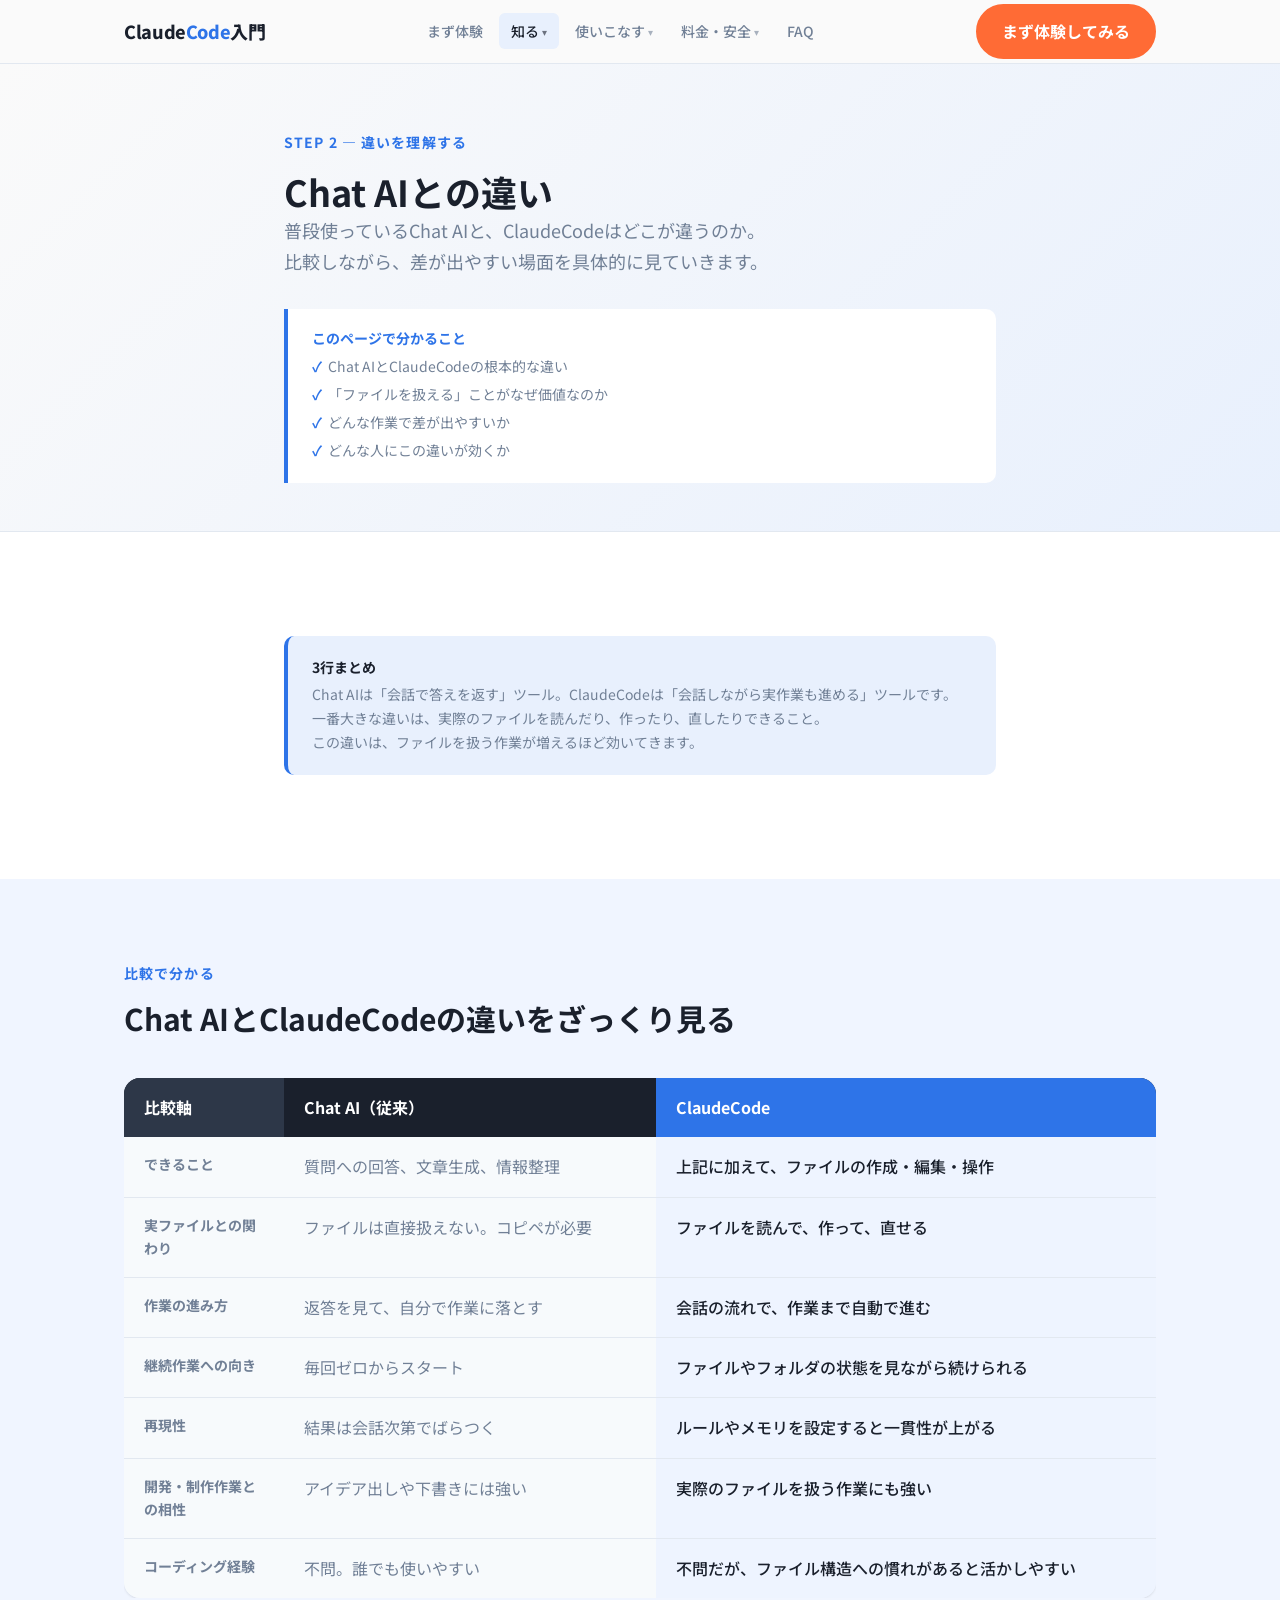
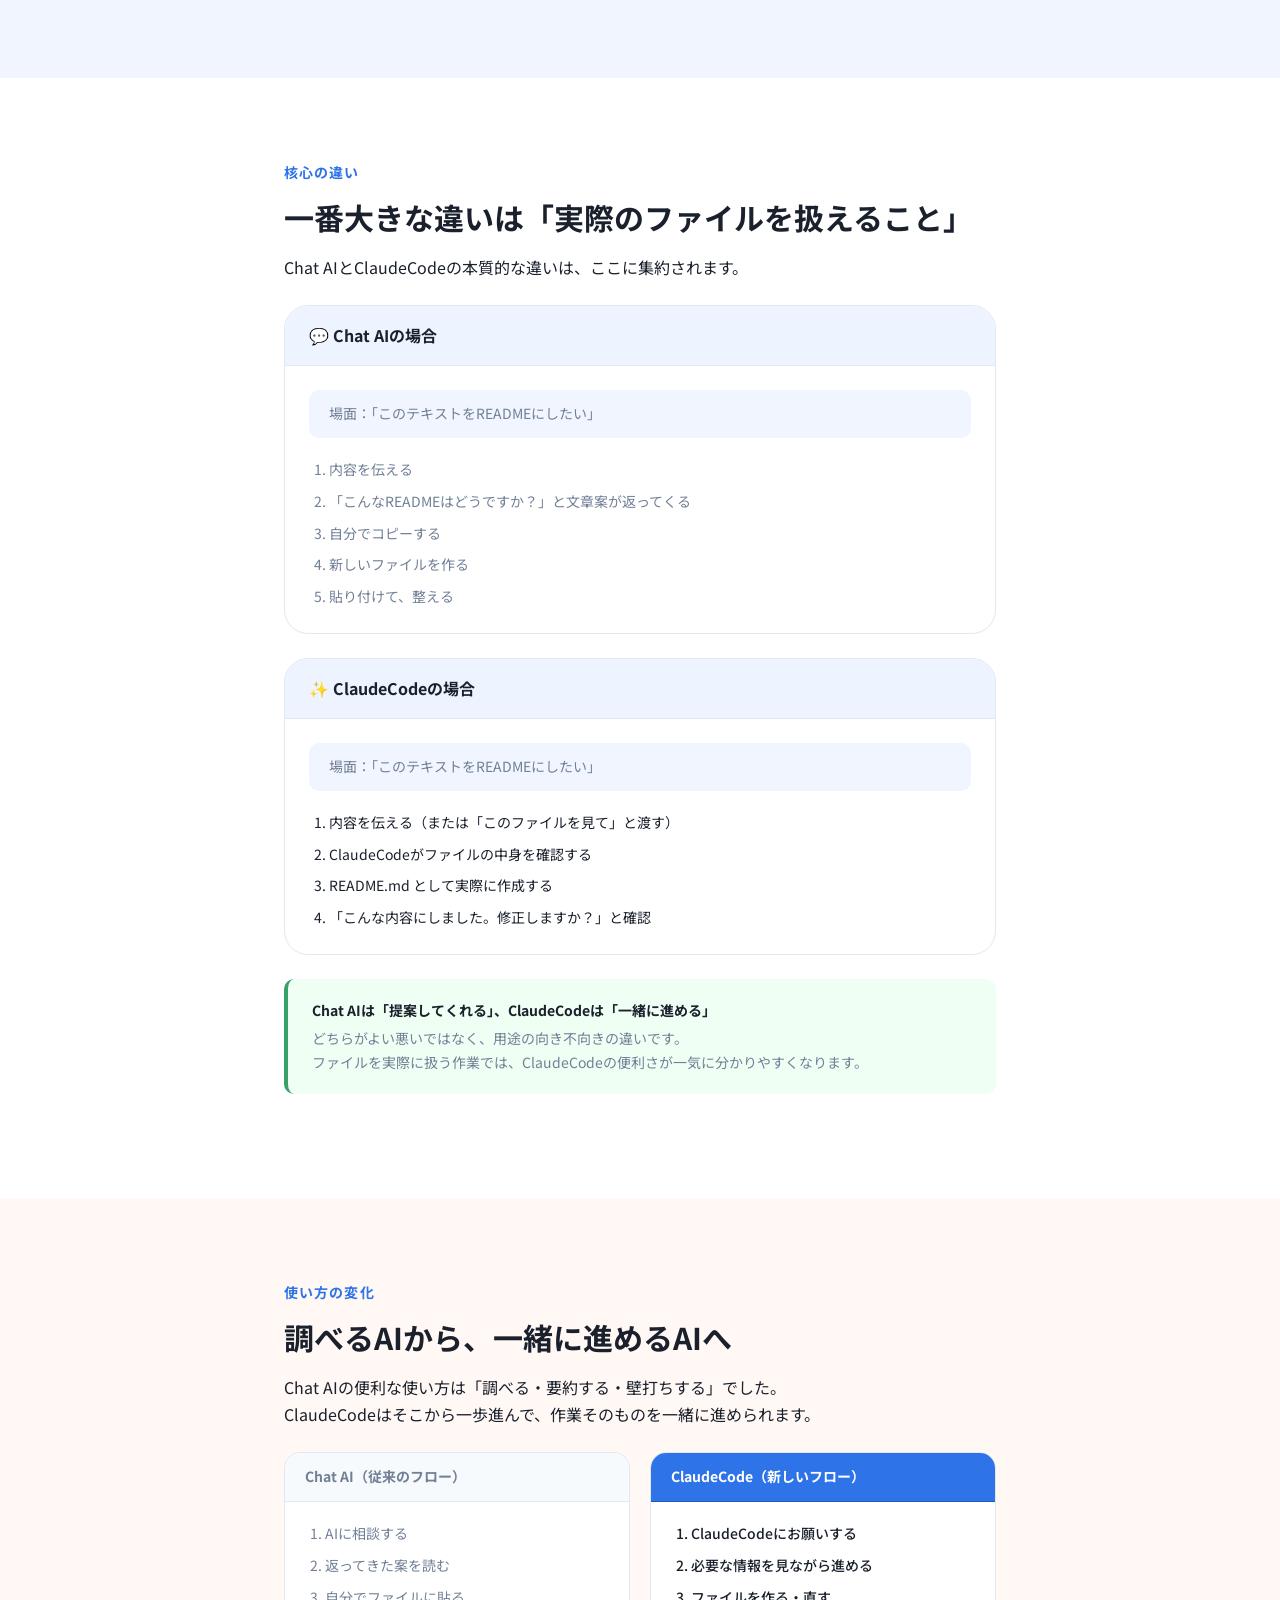
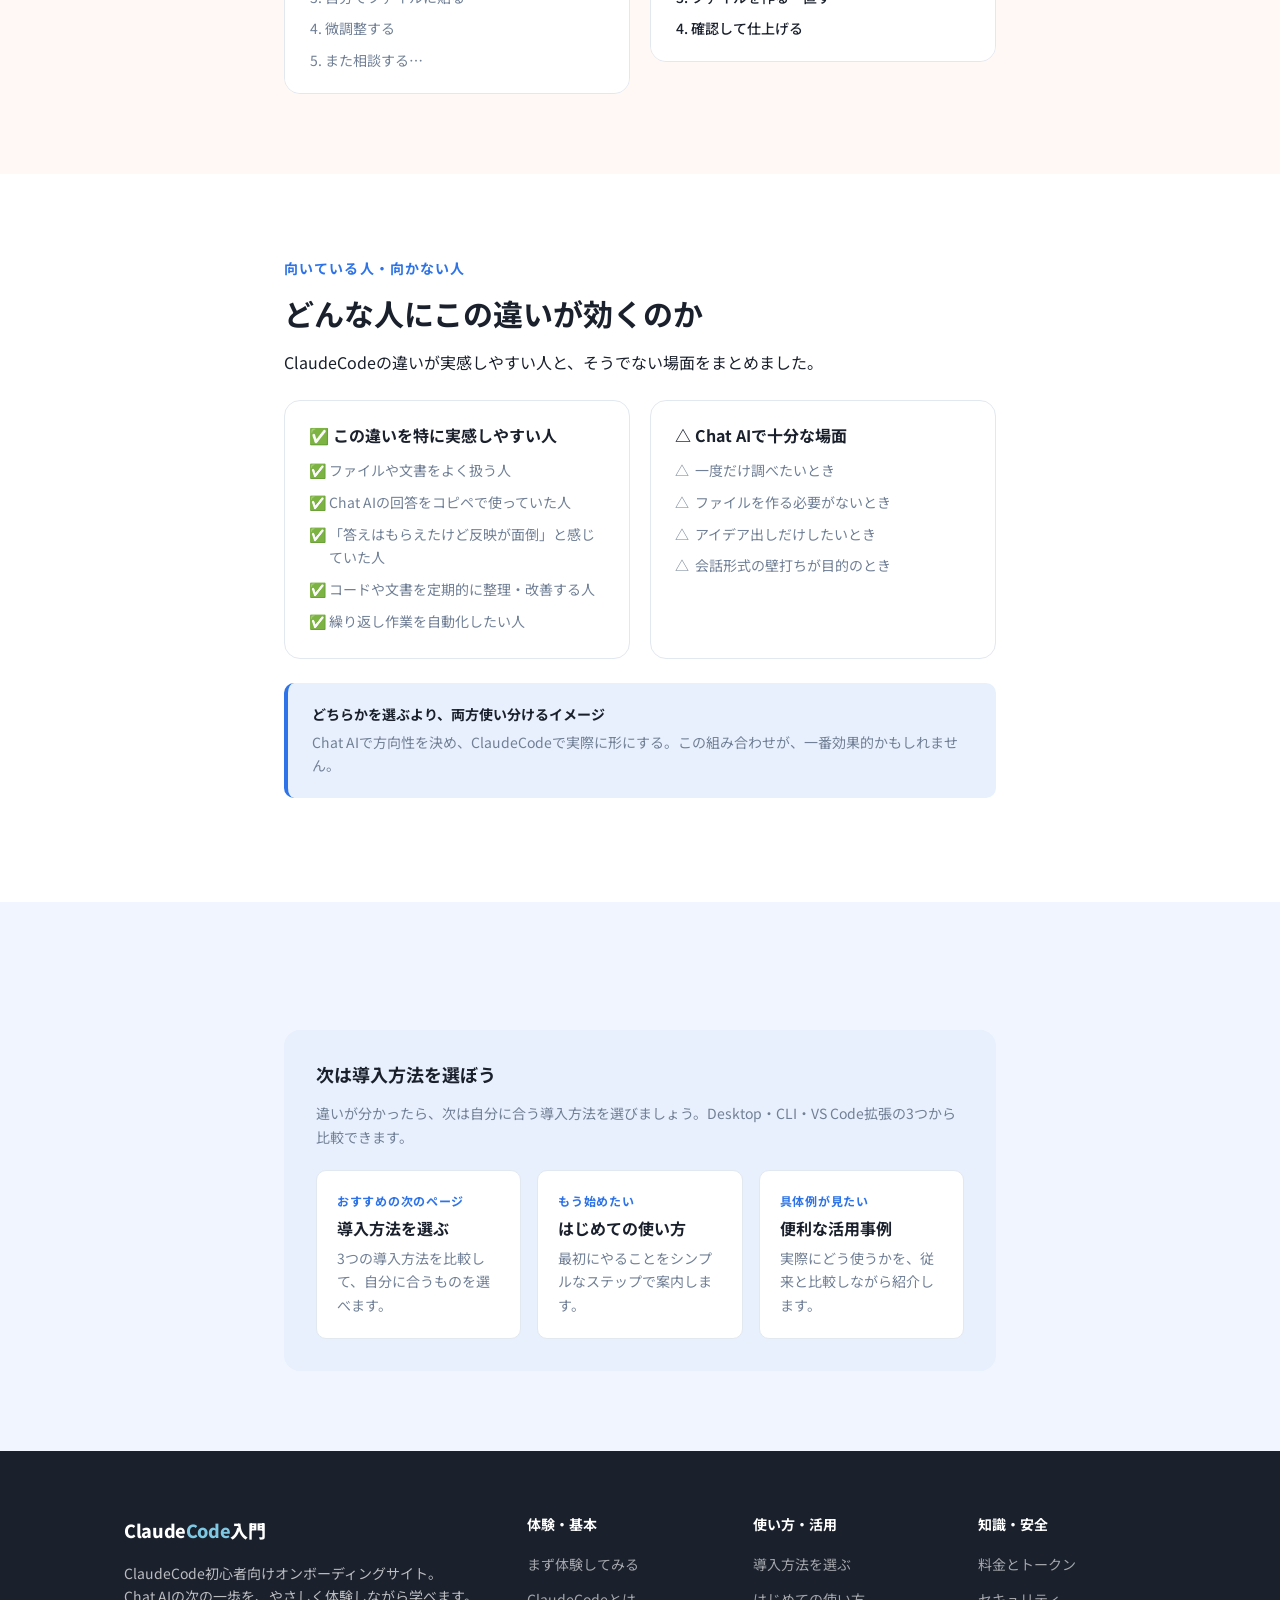
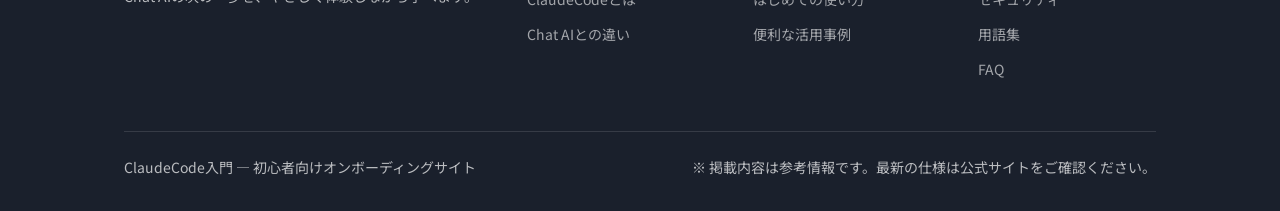
<file: vs-chat-ai.html>
<!DOCTYPE html>
<html lang="ja">
<head>
  <meta charset="UTF-8">
  <meta name="viewport" content="width=device-width, initial-scale=1.0">
  <title>Chat AIとの違い — ClaudeCode入門</title>
  <meta name="description" content="Chat AIとClaudeCodeの違いを比較表でわかりやすく解説。ファイルを扱えることの価値と、どんな作業で差が出るかを具体的に説明します。">
  <link rel="preconnect" href="https://fonts.googleapis.com">
  <link rel="preconnect" href="https://fonts.gstatic.com" crossorigin>
  <link href="https://fonts.googleapis.com/css2?family=Noto+Sans+JP:wght@400;500;700;800&display=swap" rel="stylesheet">
  <link rel="stylesheet" href="css/variables.css">
  <link rel="stylesheet" href="css/base.css">
  <link rel="stylesheet" href="css/components.css">
  <style>
    .who-benefits {
      display: grid;
      grid-template-columns: repeat(2, 1fr);
      gap: var(--space-5);
    }
    .who-card {
      background: #fff;
      border-radius: var(--radius-lg);
      padding: var(--space-6);
      border: 1px solid var(--color-border);
    }
    .who-card h4 {
      font-size: var(--text-base);
      margin-bottom: var(--space-3);
    }
    .who-card ul {
      list-style: none;
      display: flex;
      flex-direction: column;
      gap: var(--space-2);
    }
    .who-card li {
      font-size: var(--text-sm);
      color: var(--color-text-muted);
      padding-left: var(--space-5);
      position: relative;
    }
    .who-card li::before {
      position: absolute;
      left: 0;
    }
    .who-card--fit li::before { content: "✅"; }
    .who-card--maybe li::before { content: "△"; }
    @media (max-width: 640px) {
      .who-benefits { grid-template-columns: 1fr; }
    }

    .diff-example {
      background: #fff;
      border-radius: var(--radius-xl);
      border: 1px solid var(--color-border);
      overflow: hidden;
      margin: var(--space-6) 0;
    }
    .diff-example__title {
      background: var(--color-comparison-claude);
      padding: var(--space-4) var(--space-6);
      font-weight: 700;
      font-size: var(--text-base);
      border-bottom: 1px solid var(--color-border);
    }
    .diff-example__body {
      padding: var(--space-6);
    }
    .diff-example__scene {
      font-size: var(--text-sm);
      color: var(--color-text-muted);
      background: var(--color-bg-section);
      border-radius: var(--radius-md);
      padding: var(--space-3) var(--space-5);
      margin-bottom: var(--space-5);
    }
  </style>
</head>
<body>

<!-- HEADER -->
<header class="site-header">
  <div class="container">
    <a href="index.html" class="site-logo">Claude<span>Code</span>入門</a>
    <nav class="site-nav" aria-label="メインナビゲーション">
      <a href="experience.html">まず体験</a>
      <div class="nav-dropdown">
        <button class="nav-dropdown__trigger" aria-haspopup="true" aria-expanded="false">知る <span class="arrow" aria-hidden="true">▾</span></button>
        <div class="nav-dropdown__menu">
          <a href="what-is-claudecode.html">ClaudeCodeとは</a>
          <a href="vs-chat-ai.html">Chat AIとの違い</a>
        </div>
      </div>
      <div class="nav-dropdown">
        <button class="nav-dropdown__trigger" aria-haspopup="true" aria-expanded="false">使いこなす <span class="arrow" aria-hidden="true">▾</span></button>
        <div class="nav-dropdown__menu">
          <a href="getting-started.html">導入方法を選ぶ</a>
          <a href="first-steps.html">はじめての使い方</a>
          <a href="use-cases.html">便利な活用事例</a>
          <a href="session-memory.html">セッション・記憶・ルール</a>
        </div>
      </div>
      <div class="nav-dropdown">
        <button class="nav-dropdown__trigger" aria-haspopup="true" aria-expanded="false">料金・安全 <span class="arrow" aria-hidden="true">▾</span></button>
        <div class="nav-dropdown__menu">
          <a href="pricing.html">料金とトークン</a>
          <a href="models.html">モデルの使い分け</a>
          <a href="security.html">セキュリティ・オプトアウト</a>
        </div>
      </div>
      <a href="faq.html">FAQ</a>
    </nav>
    <div class="header-cta">
      <a href="experience.html" class="btn btn--primary">まず体験してみる</a>
    </div>
    <button class="hamburger" aria-label="メニューを開く" aria-expanded="false">
      <span></span><span></span><span></span>
    </button>
  </div>
</header>

<!-- PAGE HERO -->
<section class="page-hero">
  <div class="container--narrow">
    <p class="section-label">Step 2 — 違いを理解する</p>
    <h1>Chat AIとの違い</h1>
    <p class="section-lead" style="margin-bottom:0;">
      普段使っているChat AIと、ClaudeCodeはどこが違うのか。<br>
      比較しながら、差が出やすい場面を具体的に見ていきます。
    </p>
    <div class="page-summary">
      <h3>このページで分かること</h3>
      <ul>
        <li>Chat AIとClaudeCodeの根本的な違い</li>
        <li>「ファイルを扱える」ことがなぜ価値なのか</li>
        <li>どんな作業で差が出やすいか</li>
        <li>どんな人にこの違いが効くか</li>
      </ul>
    </div>
  </div>
</section>

<!-- ざっくり比較 -->
<section class="section section--white">
  <div class="container--narrow">
    <div class="callout callout--info">
      <strong>3行まとめ</strong>
      <p>Chat AIは「会話で答えを返す」ツール。ClaudeCodeは「会話しながら実作業も進める」ツールです。<br>
      一番大きな違いは、実際のファイルを読んだり、作ったり、直したりできること。<br>
      この違いは、ファイルを扱う作業が増えるほど効いてきます。</p>
    </div>
  </div>
</section>

<!-- 比較表 -->
<section class="section section--light">
  <div class="container">
    <div class="section-header">
      <p class="section-label">比較で分かる</p>
      <h2 class="section-title">Chat AIとClaudeCodeの違いをざっくり見る</h2>
    </div>
    <div style="overflow-x: auto;">
      <table class="comparison-table">
        <thead>
          <tr>
            <th>比較軸</th>
            <th>Chat AI（従来）</th>
            <th class="col-claude">ClaudeCode</th>
          </tr>
        </thead>
        <tbody>
          <tr>
            <td>できること</td>
            <td>質問への回答、文章生成、情報整理</td>
            <td>上記に加えて、ファイルの作成・編集・操作</td>
          </tr>
          <tr>
            <td>実ファイルとの関わり</td>
            <td>ファイルは直接扱えない。コピペが必要</td>
            <td>ファイルを読んで、作って、直せる</td>
          </tr>
          <tr>
            <td>作業の進み方</td>
            <td>返答を見て、自分で作業に落とす</td>
            <td>会話の流れで、作業まで自動で進む</td>
          </tr>
          <tr>
            <td>継続作業への向き</td>
            <td>毎回ゼロからスタート</td>
            <td>ファイルやフォルダの状態を見ながら続けられる</td>
          </tr>
          <tr>
            <td>再現性</td>
            <td>結果は会話次第でばらつく</td>
            <td>ルールやメモリを設定すると一貫性が上がる</td>
          </tr>
          <tr>
            <td>開発・制作作業との相性</td>
            <td>アイデア出しや下書きには強い</td>
            <td>実際のファイルを扱う作業にも強い</td>
          </tr>
          <tr>
            <td>コーディング経験</td>
            <td>不問。誰でも使いやすい</td>
            <td>不問だが、ファイル構造への慣れがあると活かしやすい</td>
          </tr>
        </tbody>
      </table>
    </div>
  </div>
</section>

<!-- 一番大きな違い -->
<section class="section section--white">
  <div class="container--narrow">
    <p class="section-label">核心の違い</p>
    <h2 class="section-title">一番大きな違いは「実際のファイルを扱えること」</h2>
    <p>Chat AIとClaudeCodeの本質的な違いは、ここに集約されます。</p>

    <div class="diff-example">
      <div class="diff-example__title">💬 Chat AIの場合</div>
      <div class="diff-example__body">
        <div class="diff-example__scene">場面：「このテキストをREADMEにしたい」</div>
        <ol style="padding-left:var(--space-5); display:flex; flex-direction:column; gap:var(--space-2); font-size:var(--text-sm); color:var(--color-text-muted);">
          <li>内容を伝える</li>
          <li>「こんなREADMEはどうですか？」と文章案が返ってくる</li>
          <li>自分でコピーする</li>
          <li>新しいファイルを作る</li>
          <li>貼り付けて、整える</li>
        </ol>
      </div>
    </div>

    <div class="diff-example">
      <div class="diff-example__title">✨ ClaudeCodeの場合</div>
      <div class="diff-example__body">
        <div class="diff-example__scene">場面：「このテキストをREADMEにしたい」</div>
        <ol style="padding-left:var(--space-5); display:flex; flex-direction:column; gap:var(--space-2); font-size:var(--text-sm); color:var(--color-text);">
          <li>内容を伝える（または「このファイルを見て」と渡す）</li>
          <li>ClaudeCodeがファイルの中身を確認する</li>
          <li>README.md として実際に作成する</li>
          <li>「こんな内容にしました。修正しますか？」と確認</li>
        </ol>
      </div>
    </div>

    <div class="callout callout--tip">
      <strong>Chat AIは「提案してくれる」、ClaudeCodeは「一緒に進める」</strong>
      <p>どちらがよい悪いではなく、用途の向き不向きの違いです。<br>
      ファイルを実際に扱う作業では、ClaudeCodeの便利さが一気に分かりやすくなります。</p>
    </div>
  </div>
</section>

<!-- 調べるAIから進めるAIへ -->
<section class="section section--experience">
  <div class="container--narrow">
    <p class="section-label">使い方の変化</p>
    <h2 class="section-title">調べるAIから、一緒に進めるAIへ</h2>
    <p>Chat AIの便利な使い方は「調べる・要約する・壁打ちする」でした。<br>
    ClaudeCodeはそこから一歩進んで、作業そのものを一緒に進められます。</p>

    <div class="before-after" style="margin-top:var(--space-6);">
      <div class="before-after__item before-after__item--before">
        <div class="before-after__header">Chat AI（従来のフロー）</div>
        <div class="before-after__body">
          <ol>
            <li>AIに相談する</li>
            <li>返ってきた案を読む</li>
            <li>自分でファイルに貼る</li>
            <li>微調整する</li>
            <li>また相談する…</li>
          </ol>
        </div>
      </div>
      <div class="before-after__item before-after__item--after">
        <div class="before-after__header">ClaudeCode（新しいフロー）</div>
        <div class="before-after__body">
          <ol>
            <li>ClaudeCodeにお願いする</li>
            <li>必要な情報を見ながら進める</li>
            <li>ファイルを作る・直す</li>
            <li>確認して仕上げる</li>
          </ol>
        </div>
      </div>
    </div>
  </div>
</section>

<!-- どんな人に効くか -->
<section class="section section--white">
  <div class="container--narrow">
    <p class="section-label">向いている人・向かない人</p>
    <h2 class="section-title">どんな人にこの違いが効くのか</h2>
    <p style="margin-bottom:var(--space-6);">ClaudeCodeの違いが実感しやすい人と、そうでない場面をまとめました。</p>

    <div class="who-benefits">
      <div class="who-card who-card--fit">
        <h4>✅ この違いを特に実感しやすい人</h4>
        <ul>
          <li>ファイルや文書をよく扱う人</li>
          <li>Chat AIの回答をコピペで使っていた人</li>
          <li>「答えはもらえたけど反映が面倒」と感じていた人</li>
          <li>コードや文書を定期的に整理・改善する人</li>
          <li>繰り返し作業を自動化したい人</li>
        </ul>
      </div>
      <div class="who-card who-card--maybe">
        <h4>△ Chat AIで十分な場面</h4>
        <ul>
          <li>一度だけ調べたいとき</li>
          <li>ファイルを作る必要がないとき</li>
          <li>アイデア出しだけしたいとき</li>
          <li>会話形式の壁打ちが目的のとき</li>
        </ul>
      </div>
    </div>

    <div class="callout callout--info" style="margin-top:var(--space-6);">
      <strong>どちらかを選ぶより、両方使い分けるイメージ</strong>
      <p>Chat AIで方向性を決め、ClaudeCodeで実際に形にする。この組み合わせが、一番効果的かもしれません。</p>
    </div>
  </div>
</section>

<!-- 次のページへ -->
<section class="section section--light">
  <div class="container--narrow">
    <div class="next-page-nav">
      <h3>次は導入方法を選ぼう</h3>
      <p class="text-muted text-sm" style="margin-bottom:var(--space-5);">
        違いが分かったら、次は自分に合う導入方法を選びましょう。Desktop・CLI・VS Code拡張の3つから比較できます。
      </p>
      <div class="next-page-cards">
        <a href="getting-started.html" class="next-page-card">
          <span class="label">おすすめの次のページ</span>
          <span class="title">導入方法を選ぶ</span>
          <span class="desc">3つの導入方法を比較して、自分に合うものを選べます。</span>
        </a>
        <a href="first-steps.html" class="next-page-card">
          <span class="label">もう始めたい</span>
          <span class="title">はじめての使い方</span>
          <span class="desc">最初にやることをシンプルなステップで案内します。</span>
        </a>
        <a href="use-cases.html" class="next-page-card">
          <span class="label">具体例が見たい</span>
          <span class="title">便利な活用事例</span>
          <span class="desc">実際にどう使うかを、従来と比較しながら紹介します。</span>
        </a>
      </div>
    </div>
  </div>
</section>

<!-- FOOTER -->
<footer class="site-footer">
  <div class="container">
    <div class="footer-grid">
      <div class="footer-brand">
        <a href="index.html" class="site-logo">Claude<span style="color:#7ec8e3;">Code</span>入門</a>
        <p>ClaudeCode初心者向けオンボーディングサイト。<br>Chat AIの次の一歩を、やさしく体験しながら学べます。</p>
      </div>
      <div class="footer-nav">
        <h4>体験・基本</h4>
        <ul>
          <li><a href="experience.html">まず体験してみる</a></li>
          <li><a href="what-is-claudecode.html">ClaudeCodeとは</a></li>
          <li><a href="vs-chat-ai.html">Chat AIとの違い</a></li>
        </ul>
      </div>
      <div class="footer-nav">
        <h4>使い方・活用</h4>
        <ul>
          <li><a href="getting-started.html">導入方法を選ぶ</a></li>
          <li><a href="first-steps.html">はじめての使い方</a></li>
          <li><a href="use-cases.html">便利な活用事例</a></li>
        </ul>
      </div>
      <div class="footer-nav">
        <h4>知識・安全</h4>
        <ul>
          <li><a href="pricing.html">料金とトークン</a></li>
          <li><a href="security.html">セキュリティ</a></li>
          <li><a href="glossary.html">用語集</a></li>
          <li><a href="faq.html">FAQ</a></li>
        </ul>
      </div>
    </div>
    <div class="footer-bottom">
      <span>ClaudeCode入門 — 初心者向けオンボーディングサイト</span>
      <span>※ 掲載内容は参考情報です。最新の仕様は公式サイトをご確認ください。</span>
    </div>
  </div>
</footer>

<script src="js/main.js"></script>
</body>
</html>
</file>
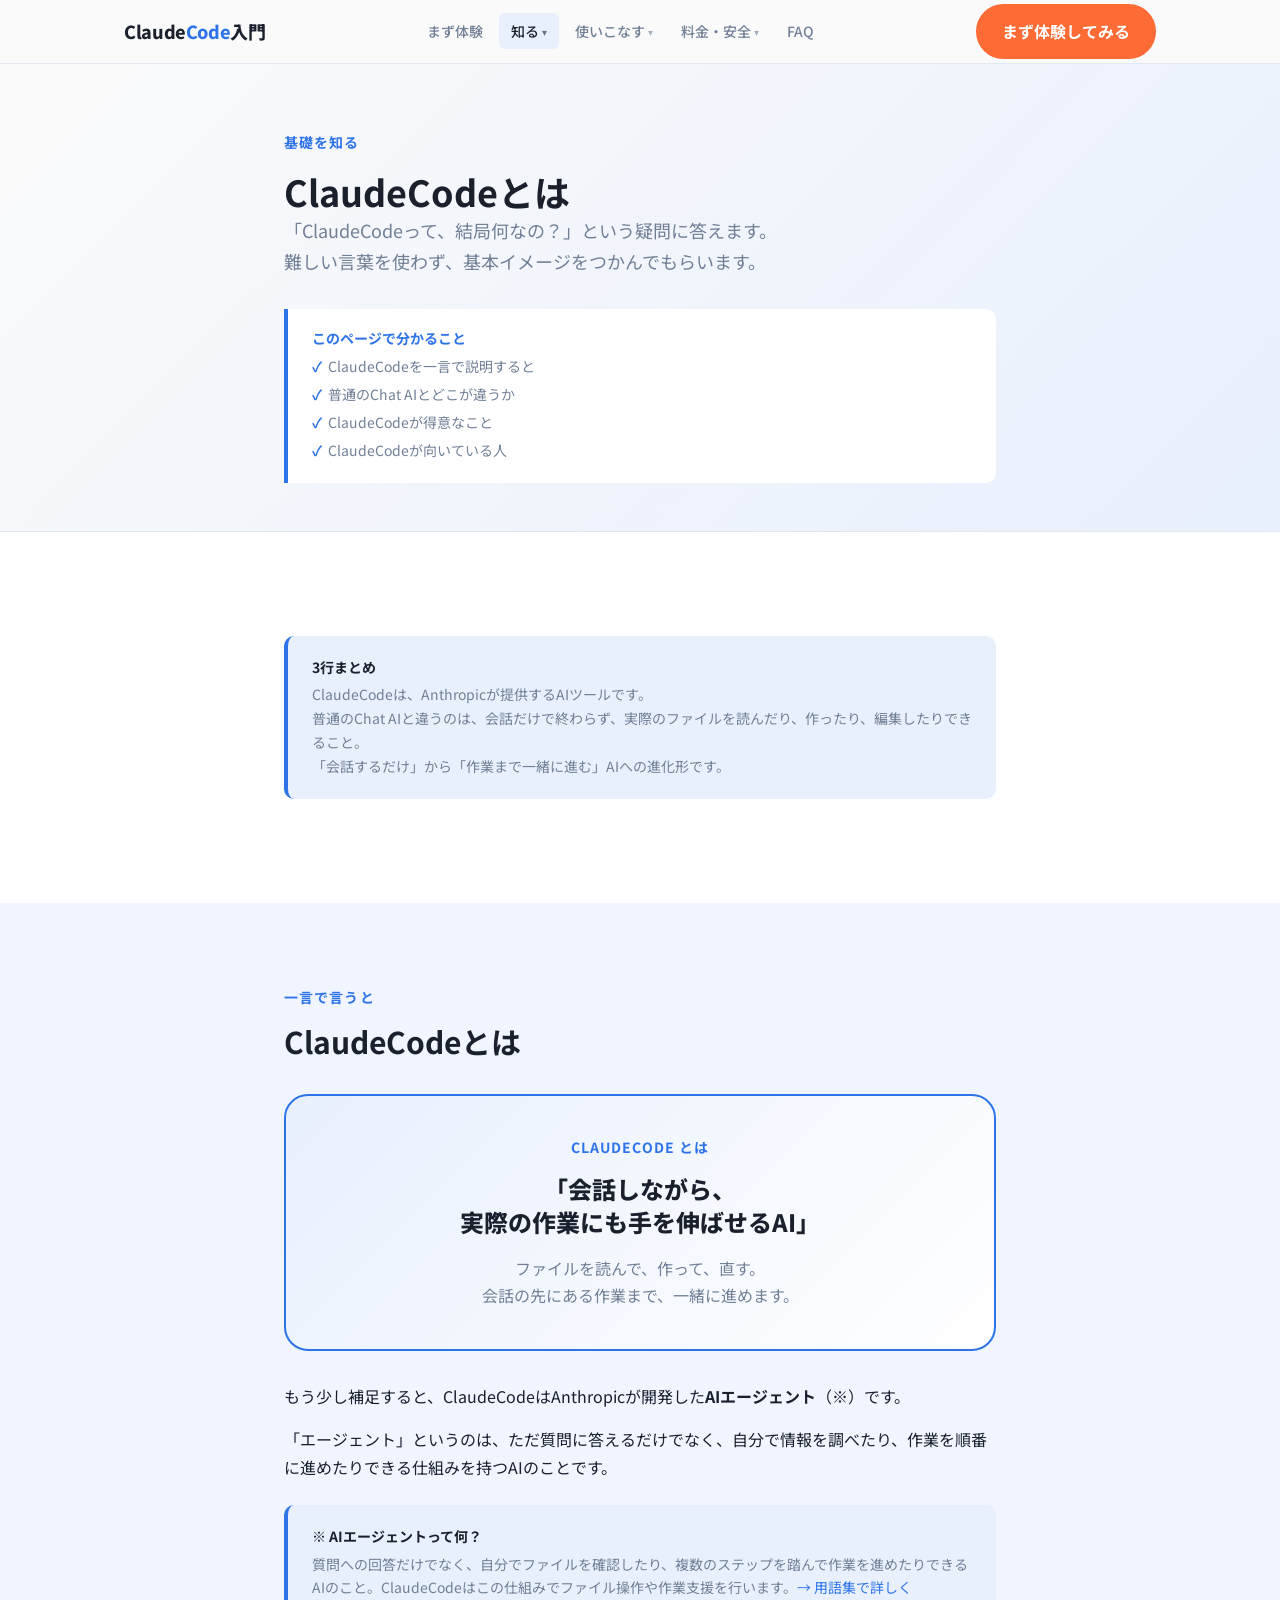
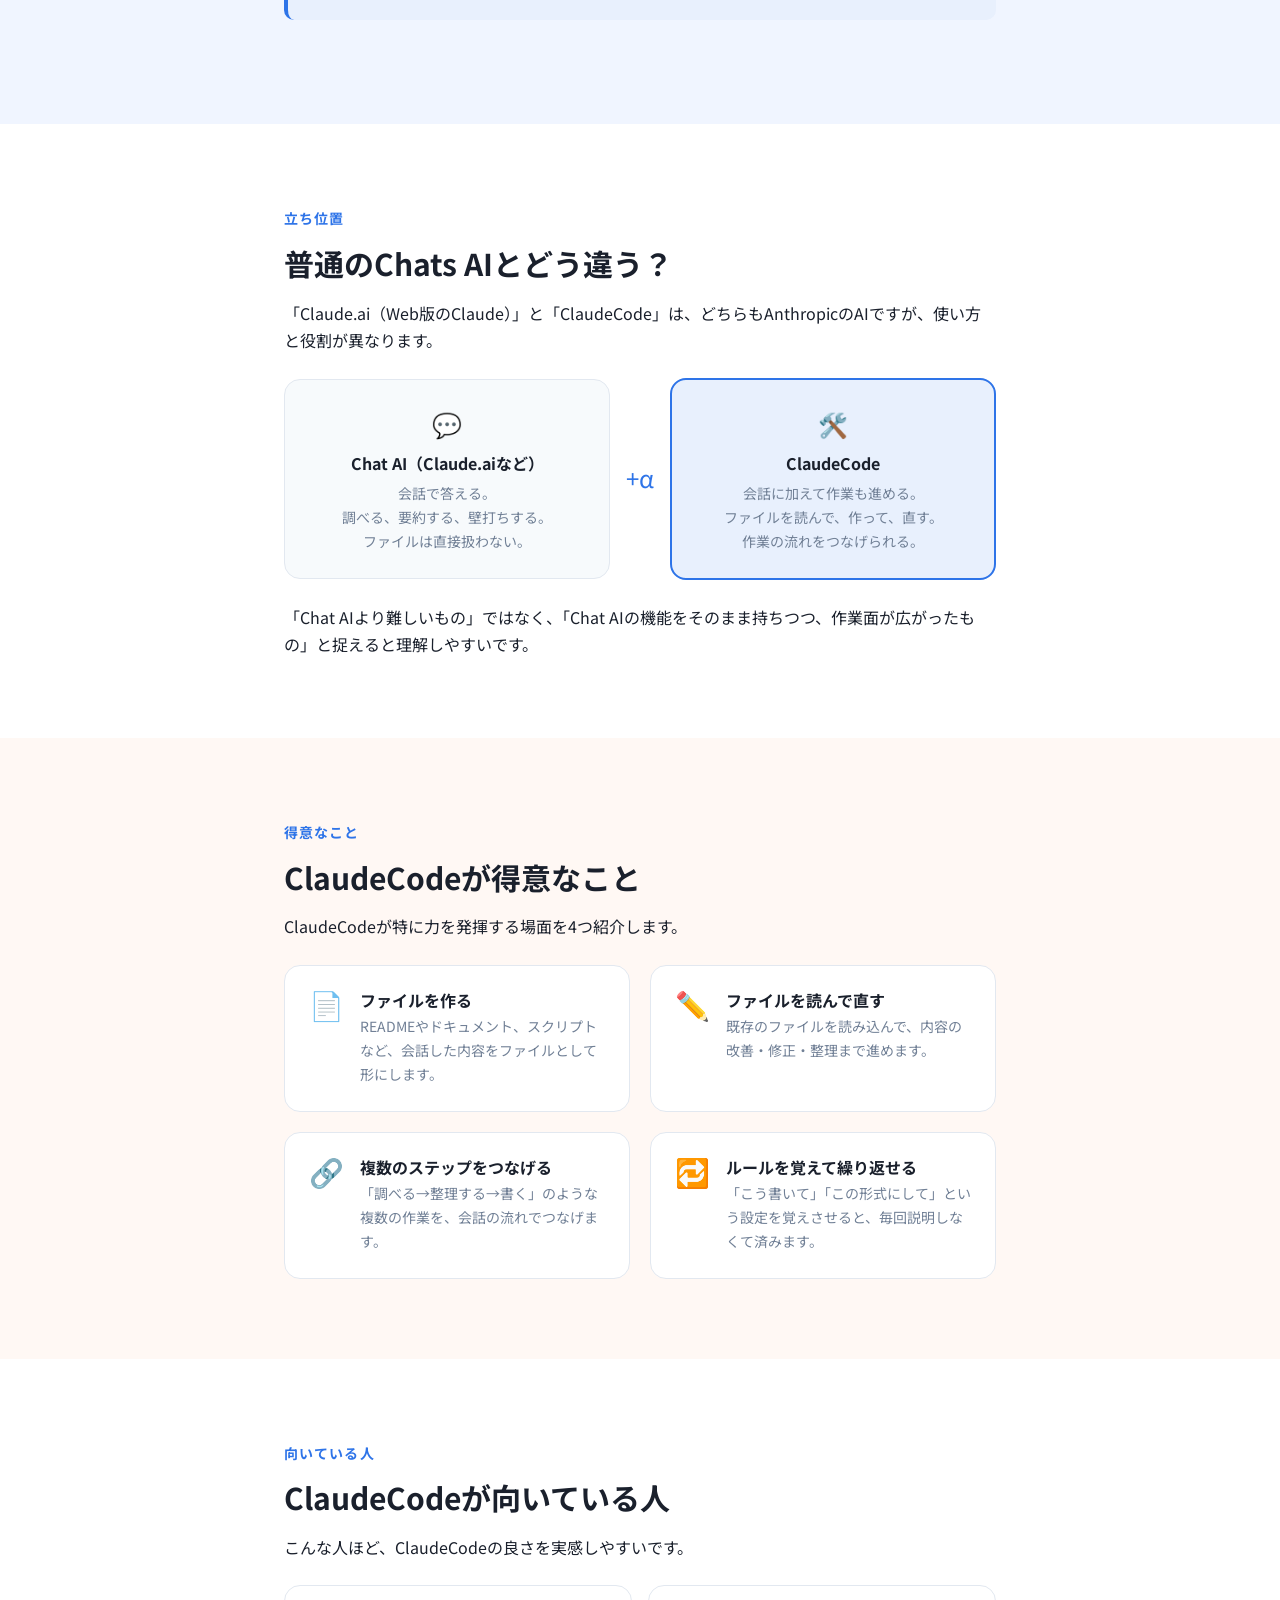
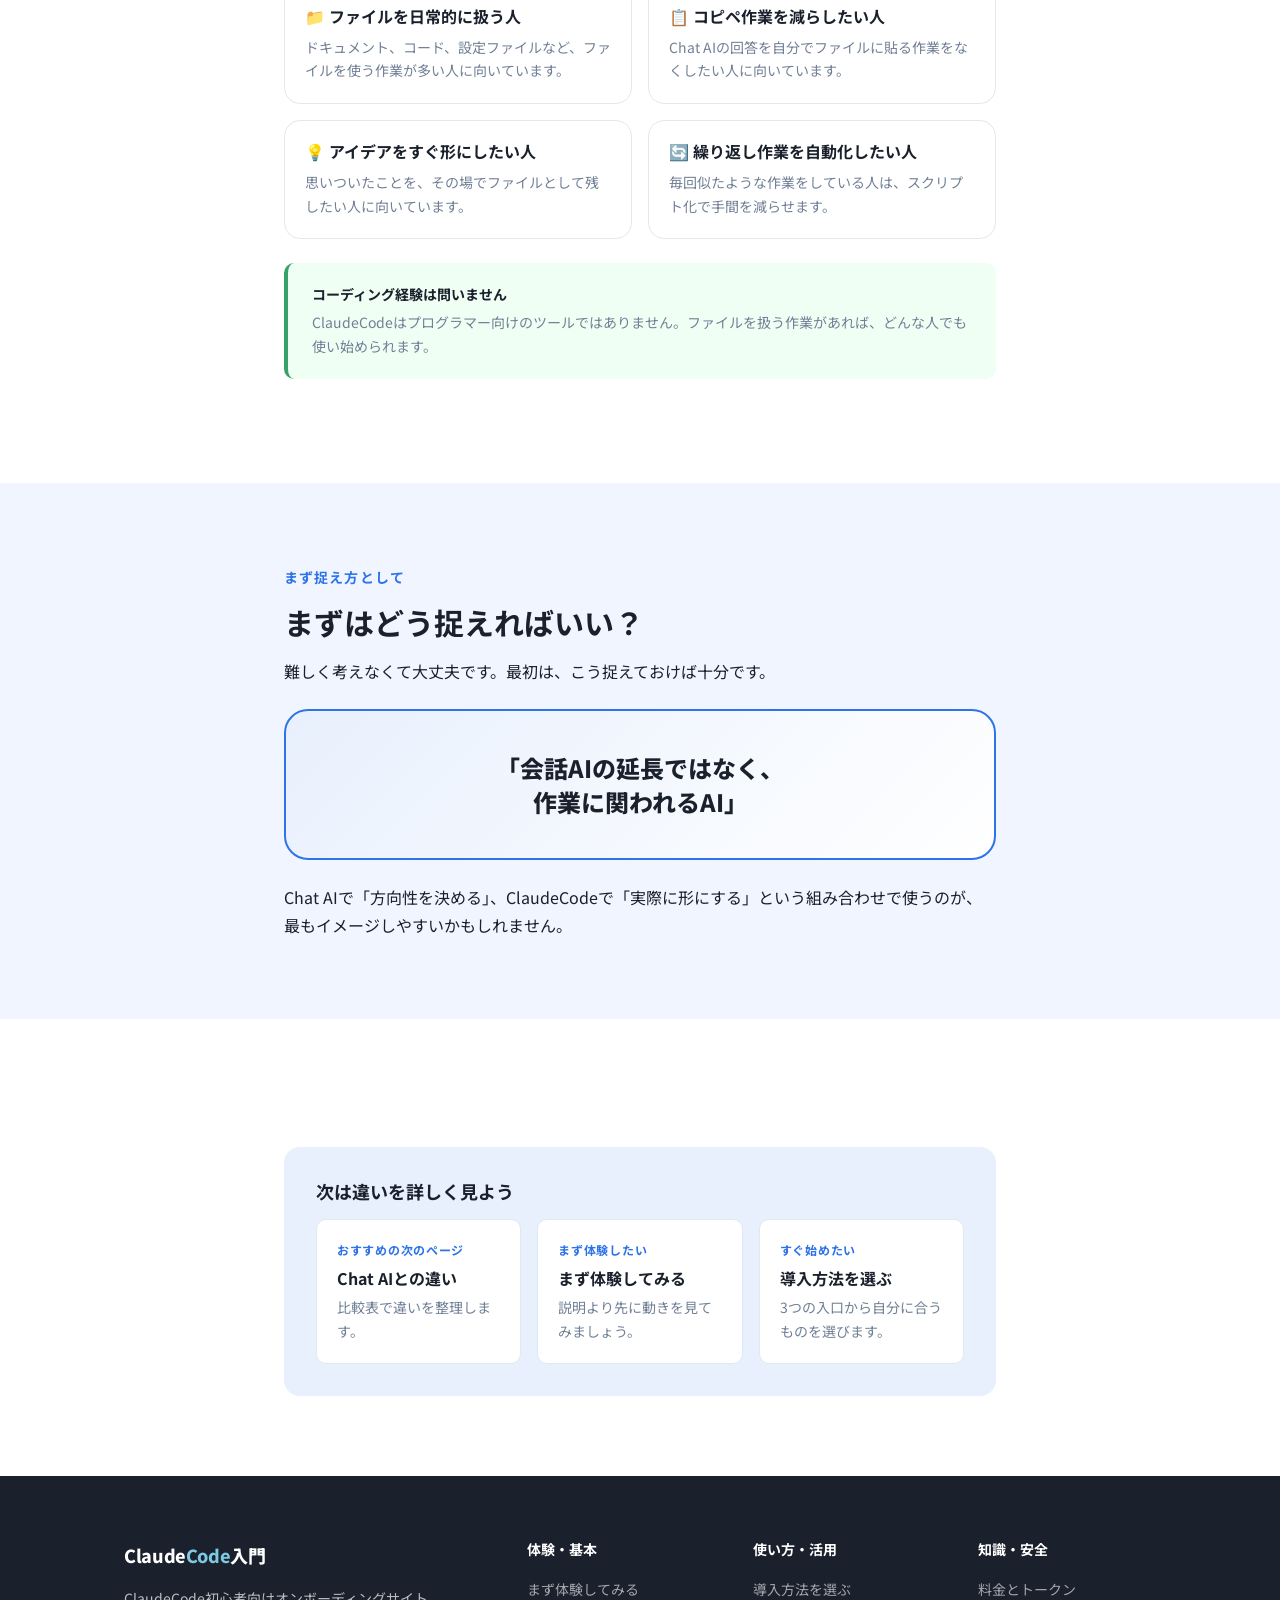
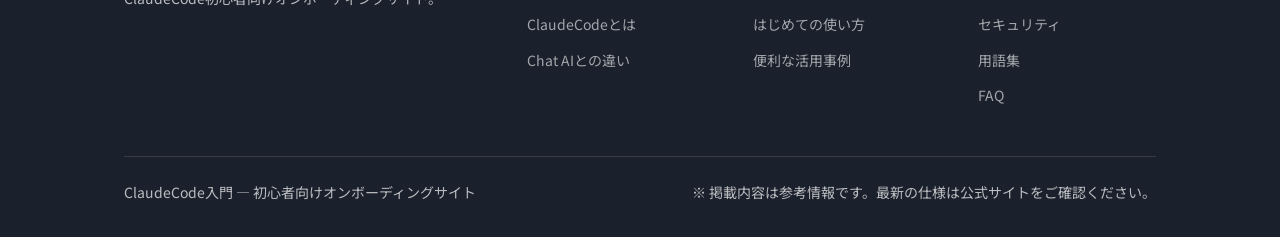
<file: what-is-claudecode.html>
<!DOCTYPE html>
<html lang="ja">
<head>
  <meta charset="UTF-8">
  <meta name="viewport" content="width=device-width, initial-scale=1.0">
  <title>ClaudeCodeとは — ClaudeCode入門</title>
  <meta name="description" content="ClaudeCodeを一言で説明。会話だけで終わらず、ファイルや作業に関われるAIとはどういうことかを、やさしく解説します。">
  <link rel="preconnect" href="https://fonts.googleapis.com">
  <link rel="preconnect" href="https://fonts.gstatic.com" crossorigin>
  <link href="https://fonts.googleapis.com/css2?family=Noto+Sans+JP:wght@400;500;700;800&display=swap" rel="stylesheet">
  <link rel="stylesheet" href="css/variables.css">
  <link rel="stylesheet" href="css/base.css">
  <link rel="stylesheet" href="css/components.css">
  <style>
    .oneword-box {
      background: linear-gradient(135deg, var(--color-primary-light) 0%, #fff 100%);
      border: 2px solid var(--color-primary);
      border-radius: var(--radius-xl);
      padding: var(--space-10) var(--space-8);
      text-align: center;
      margin: var(--space-8) 0;
    }
    .oneword-box .label {
      font-size: var(--text-sm);
      font-weight: 700;
      color: var(--color-primary);
      text-transform: uppercase;
      letter-spacing: 0.08em;
      margin-bottom: var(--space-3);
    }
    .oneword-box .definition {
      font-size: var(--text-2xl);
      font-weight: 800;
      line-height: 1.4;
      color: var(--color-text);
    }
    .oneword-box .sub {
      font-size: var(--text-base);
      color: var(--color-text-muted);
      margin-top: var(--space-3);
    }

    .position-diagram {
      display: grid;
      grid-template-columns: 1fr auto 1fr;
      gap: var(--space-4);
      align-items: center;
      margin: var(--space-6) 0;
    }
    .position-box {
      border-radius: var(--radius-lg);
      padding: var(--space-6);
      text-align: center;
    }
    .position-box h4 { font-size: var(--text-base); margin-bottom: var(--space-2); }
    .position-box p { font-size: var(--text-sm); color: var(--color-text-muted); margin: 0; }
    .position-box--left { background: #f7fafc; border: 1px solid var(--color-border); }
    .position-box--right { background: var(--color-primary-light); border: 2px solid var(--color-primary); }
    .position-arrow { font-size: 1.5rem; color: var(--color-primary); text-align: center; }

    @media (max-width: 640px) {
      .position-diagram { grid-template-columns: 1fr; }
      .position-arrow { transform: rotate(90deg); }
      .oneword-box .definition { font-size: var(--text-xl); }
    }

    .strengths-grid {
      display: grid;
      grid-template-columns: repeat(2, 1fr);
      gap: var(--space-5);
    }
    .strength-item {
      background: #fff;
      border-radius: var(--radius-lg);
      padding: var(--space-6);
      border: 1px solid var(--color-border);
      display: flex;
      gap: var(--space-4);
    }
    .strength-item .icon {
      font-size: 1.75rem;
      flex-shrink: 0;
      line-height: 1;
    }
    .strength-item h4 { font-size: var(--text-base); margin-bottom: var(--space-1); }
    .strength-item p { font-size: var(--text-sm); color: var(--color-text-muted); margin: 0; }
    @media (max-width: 640px) {
      .strengths-grid { grid-template-columns: 1fr; }
    }

    .suited-cards {
      display: grid;
      grid-template-columns: repeat(2, 1fr);
      gap: var(--space-4);
    }
    .suited-card {
      background: #fff;
      border-radius: var(--radius-lg);
      padding: var(--space-5);
      border: 1px solid var(--color-border);
      font-size: var(--text-sm);
    }
    .suited-card h4 {
      font-size: var(--text-base);
      margin-bottom: var(--space-2);
    }
    .suited-card p { color: var(--color-text-muted); margin: 0; }
    @media (max-width: 640px) {
      .suited-cards { grid-template-columns: 1fr; }
    }
  </style>
</head>
<body>

<header class="site-header">
  <div class="container">
    <a href="index.html" class="site-logo">Claude<span>Code</span>入門</a>
    <nav class="site-nav" aria-label="メインナビゲーション">
      <a href="experience.html">まず体験</a>
      <div class="nav-dropdown">
        <button class="nav-dropdown__trigger" aria-haspopup="true" aria-expanded="false">知る <span class="arrow" aria-hidden="true">▾</span></button>
        <div class="nav-dropdown__menu">
          <a href="what-is-claudecode.html">ClaudeCodeとは</a>
          <a href="vs-chat-ai.html">Chat AIとの違い</a>
        </div>
      </div>
      <div class="nav-dropdown">
        <button class="nav-dropdown__trigger" aria-haspopup="true" aria-expanded="false">使いこなす <span class="arrow" aria-hidden="true">▾</span></button>
        <div class="nav-dropdown__menu">
          <a href="getting-started.html">導入方法を選ぶ</a>
          <a href="first-steps.html">はじめての使い方</a>
          <a href="use-cases.html">便利な活用事例</a>
          <a href="session-memory.html">セッション・記憶・ルール</a>
        </div>
      </div>
      <div class="nav-dropdown">
        <button class="nav-dropdown__trigger" aria-haspopup="true" aria-expanded="false">料金・安全 <span class="arrow" aria-hidden="true">▾</span></button>
        <div class="nav-dropdown__menu">
          <a href="pricing.html">料金とトークン</a>
          <a href="models.html">モデルの使い分け</a>
          <a href="security.html">セキュリティ・オプトアウト</a>
        </div>
      </div>
      <a href="faq.html">FAQ</a>
    </nav>
    <div class="header-cta">
      <a href="experience.html" class="btn btn--primary">まず体験してみる</a>
    </div>
    <button class="hamburger" aria-label="メニューを開く" aria-expanded="false">
      <span></span><span></span><span></span>
    </button>
  </div>
</header>

<section class="page-hero">
  <div class="container--narrow">
    <p class="section-label">基礎を知る</p>
    <h1>ClaudeCodeとは</h1>
    <p class="section-lead" style="margin-bottom:0;">
      「ClaudeCodeって、結局何なの？」という疑問に答えます。<br>
      難しい言葉を使わず、基本イメージをつかんでもらいます。
    </p>
    <div class="page-summary">
      <h3>このページで分かること</h3>
      <ul>
        <li>ClaudeCodeを一言で説明すると</li>
        <li>普通のChat AIとどこが違うか</li>
        <li>ClaudeCodeが得意なこと</li>
        <li>ClaudeCodeが向いている人</li>
      </ul>
    </div>
  </div>
</section>

<section class="section section--white">
  <div class="container--narrow">
    <div class="callout callout--info">
      <strong>3行まとめ</strong>
      <p>ClaudeCodeは、Anthropicが提供するAIツールです。<br>
      普通のChat AIと違うのは、会話だけで終わらず、実際のファイルを読んだり、作ったり、編集したりできること。<br>
      「会話するだけ」から「作業まで一緒に進む」AIへの進化形です。</p>
    </div>
  </div>
</section>

<section class="section section--light">
  <div class="container--narrow">
    <p class="section-label">一言で言うと</p>
    <h2 class="section-title">ClaudeCodeとは</h2>

    <div class="oneword-box">
      <p class="label">ClaudeCode とは</p>
      <p class="definition">「会話しながら、<br>実際の作業にも手を伸ばせるAI」</p>
      <p class="sub">ファイルを読んで、作って、直す。<br>会話の先にある作業まで、一緒に進めます。</p>
    </div>

    <p>もう少し補足すると、ClaudeCodeはAnthropicが開発した<strong>AIエージェント</strong>（※）です。</p>
    <p>「エージェント」というのは、ただ質問に答えるだけでなく、自分で情報を調べたり、作業を順番に進めたりできる仕組みを持つAIのことです。</p>
    <div class="callout callout--info">
      <strong>※ AIエージェントって何？</strong>
      <p>質問への回答だけでなく、自分でファイルを確認したり、複数のステップを踏んで作業を進めたりできるAIのこと。ClaudeCodeはこの仕組みでファイル操作や作業支援を行います。<a href="glossary.html">→ 用語集で詳しく</a></p>
    </div>
  </div>
</section>

<section class="section section--white">
  <div class="container--narrow">
    <p class="section-label">立ち位置</p>
    <h2 class="section-title">普通のChats AIとどう違う？</h2>
    <p>「Claude.ai（Web版のClaude）」と「ClaudeCode」は、どちらもAnthropicのAIですが、使い方と役割が異なります。</p>

    <div class="position-diagram">
      <div class="position-box position-box--left">
        <p style="font-size:1.5rem; margin-bottom:var(--space-2);" aria-hidden="true">💬</p>
        <h4>Chat AI（Claude.aiなど）</h4>
        <p>会話で答える。<br>調べる、要約する、壁打ちする。<br>ファイルは直接扱わない。</p>
      </div>
      <div class="position-arrow" aria-hidden="true">+α</div>
      <div class="position-box position-box--right">
        <p style="font-size:1.5rem; margin-bottom:var(--space-2);" aria-hidden="true">🛠️</p>
        <h4>ClaudeCode</h4>
        <p>会話に加えて作業も進める。<br>ファイルを読んで、作って、直す。<br>作業の流れをつなげられる。</p>
      </div>
    </div>

    <p>「Chat AIより難しいもの」ではなく、「Chat AIの機能をそのまま持ちつつ、作業面が広がったもの」と捉えると理解しやすいです。</p>
  </div>
</section>

<section class="section section--experience">
  <div class="container--narrow">
    <p class="section-label">得意なこと</p>
    <h2 class="section-title">ClaudeCodeが得意なこと</h2>
    <p style="margin-bottom:var(--space-6);">ClaudeCodeが特に力を発揮する場面を4つ紹介します。</p>

    <div class="strengths-grid">
      <div class="strength-item">
        <div class="icon" aria-hidden="true">📄</div>
        <div>
          <h4>ファイルを作る</h4>
          <p>READMEやドキュメント、スクリプトなど、会話した内容をファイルとして形にします。</p>
        </div>
      </div>
      <div class="strength-item">
        <div class="icon" aria-hidden="true">✏️</div>
        <div>
          <h4>ファイルを読んで直す</h4>
          <p>既存のファイルを読み込んで、内容の改善・修正・整理まで進めます。</p>
        </div>
      </div>
      <div class="strength-item">
        <div class="icon" aria-hidden="true">🔗</div>
        <div>
          <h4>複数のステップをつなげる</h4>
          <p>「調べる→整理する→書く」のような複数の作業を、会話の流れでつなげます。</p>
        </div>
      </div>
      <div class="strength-item">
        <div class="icon" aria-hidden="true">🔁</div>
        <div>
          <h4>ルールを覚えて繰り返せる</h4>
          <p>「こう書いて」「この形式にして」という設定を覚えさせると、毎回説明しなくて済みます。</p>
        </div>
      </div>
    </div>
  </div>
</section>

<section class="section section--white">
  <div class="container--narrow">
    <p class="section-label">向いている人</p>
    <h2 class="section-title">ClaudeCodeが向いている人</h2>
    <p style="margin-bottom:var(--space-6);">こんな人ほど、ClaudeCodeの良さを実感しやすいです。</p>

    <div class="suited-cards">
      <div class="suited-card">
        <h4>📁 ファイルを日常的に扱う人</h4>
        <p>ドキュメント、コード、設定ファイルなど、ファイルを使う作業が多い人に向いています。</p>
      </div>
      <div class="suited-card">
        <h4>📋 コピペ作業を減らしたい人</h4>
        <p>Chat AIの回答を自分でファイルに貼る作業をなくしたい人に向いています。</p>
      </div>
      <div class="suited-card">
        <h4>💡 アイデアをすぐ形にしたい人</h4>
        <p>思いついたことを、その場でファイルとして残したい人に向いています。</p>
      </div>
      <div class="suited-card">
        <h4>🔄 繰り返し作業を自動化したい人</h4>
        <p>毎回似たような作業をしている人は、スクリプト化で手間を減らせます。</p>
      </div>
    </div>

    <div class="callout callout--tip" style="margin-top:var(--space-6);">
      <strong>コーディング経験は問いません</strong>
      <p>ClaudeCodeはプログラマー向けのツールではありません。ファイルを扱う作業があれば、どんな人でも使い始められます。</p>
    </div>
  </div>
</section>

<section class="section section--light">
  <div class="container--narrow">
    <p class="section-label">まず捉え方として</p>
    <h2 class="section-title">まずはどう捉えればいい？</h2>
    <p>難しく考えなくて大丈夫です。最初は、こう捉えておけば十分です。</p>
    <div class="oneword-box" style="margin:var(--space-6) 0;">
      <p class="definition">「会話AIの延長ではなく、<br>作業に関われるAI」</p>
    </div>
    <p>Chat AIで「方向性を決める」、ClaudeCodeで「実際に形にする」という組み合わせで使うのが、最もイメージしやすいかもしれません。</p>
  </div>
</section>

<section class="section section--white">
  <div class="container--narrow">
    <div class="next-page-nav">
      <h3>次は違いを詳しく見よう</h3>
      <div class="next-page-cards">
        <a href="vs-chat-ai.html" class="next-page-card">
          <span class="label">おすすめの次のページ</span>
          <span class="title">Chat AIとの違い</span>
          <span class="desc">比較表で違いを整理します。</span>
        </a>
        <a href="experience.html" class="next-page-card">
          <span class="label">まず体験したい</span>
          <span class="title">まず体験してみる</span>
          <span class="desc">説明より先に動きを見てみましょう。</span>
        </a>
        <a href="getting-started.html" class="next-page-card">
          <span class="label">すぐ始めたい</span>
          <span class="title">導入方法を選ぶ</span>
          <span class="desc">3つの入口から自分に合うものを選びます。</span>
        </a>
      </div>
    </div>
  </div>
</section>

<footer class="site-footer">
  <div class="container">
    <div class="footer-grid">
      <div class="footer-brand">
        <a href="index.html" class="site-logo">Claude<span style="color:#7ec8e3;">Code</span>入門</a>
        <p>ClaudeCode初心者向けオンボーディングサイト。</p>
      </div>
      <div class="footer-nav">
        <h4>体験・基本</h4>
        <ul>
          <li><a href="experience.html">まず体験してみる</a></li>
          <li><a href="what-is-claudecode.html">ClaudeCodeとは</a></li>
          <li><a href="vs-chat-ai.html">Chat AIとの違い</a></li>
        </ul>
      </div>
      <div class="footer-nav">
        <h4>使い方・活用</h4>
        <ul>
          <li><a href="getting-started.html">導入方法を選ぶ</a></li>
          <li><a href="first-steps.html">はじめての使い方</a></li>
          <li><a href="use-cases.html">便利な活用事例</a></li>
        </ul>
      </div>
      <div class="footer-nav">
        <h4>知識・安全</h4>
        <ul>
          <li><a href="pricing.html">料金とトークン</a></li>
          <li><a href="security.html">セキュリティ</a></li>
          <li><a href="glossary.html">用語集</a></li>
          <li><a href="faq.html">FAQ</a></li>
        </ul>
      </div>
    </div>
    <div class="footer-bottom">
      <span>ClaudeCode入門 — 初心者向けオンボーディングサイト</span>
      <span>※ 掲載内容は参考情報です。最新の仕様は公式サイトをご確認ください。</span>
    </div>
  </div>
</footer>

<script src="js/main.js"></script>
</body>
</html>
</file>
<file: css/variables.css>
:root {
  /* Colors */
  --color-bg: #fafafa;
  --color-bg-section: #f0f5ff;
  --color-bg-experience: #fff8f4;
  --color-bg-card: #ffffff;

  --color-primary: #2e74e8;
  --color-primary-dark: #1a5cc8;
  --color-primary-light: #e8f0fd;

  --color-accent: #ff6b35;
  --color-accent-dark: #e05520;
  --color-accent-light: #fff1eb;

  --color-text: #1a202c;
  --color-text-muted: #718096;
  --color-text-light: #a0aec0;

  --color-border: #e2e8f0;
  --color-border-strong: #cbd5e0;

  --color-success: #38a169;
  --color-warning: #d69e2e;
  --color-caution-bg: #fffbeb;
  --color-caution-border: #f6e05e;

  --color-comparison-chat: #f7fafc;
  --color-comparison-claude: #eef4ff;

  /* Typography */
  --font-base: "Noto Sans JP", "Hiragino Kaku Gothic ProN", "Meiryo", sans-serif;
  --font-mono: "Fira Code", "Consolas", monospace;

  --text-xs: 0.75rem;
  --text-sm: 0.875rem;
  --text-base: 1rem;
  --text-lg: 1.125rem;
  --text-xl: 1.25rem;
  --text-2xl: 1.5rem;
  --text-3xl: 1.875rem;
  --text-4xl: 2.25rem;
  --text-5xl: 3rem;

  --leading-tight: 1.35;
  --leading-normal: 1.7;
  --leading-loose: 2;

  /* Spacing */
  --space-1: 0.25rem;
  --space-2: 0.5rem;
  --space-3: 0.75rem;
  --space-4: 1rem;
  --space-5: 1.25rem;
  --space-6: 1.5rem;
  --space-7: 1.75rem;
  --space-8: 2rem;
  --space-10: 2.5rem;
  --space-12: 3rem;
  --space-16: 4rem;
  --space-20: 5rem;
  --space-24: 6rem;

  /* Radii */
  --radius-sm: 6px;
  --radius-md: 10px;
  --radius-lg: 16px;
  --radius-xl: 24px;
  --radius-full: 9999px;

  /* Shadows */
  --shadow-sm: 0 1px 3px rgba(0, 0, 0, 0.07), 0 1px 2px rgba(0, 0, 0, 0.04);
  --shadow-md: 0 4px 12px rgba(0, 0, 0, 0.08), 0 2px 4px rgba(0, 0, 0, 0.04);
  --shadow-lg: 0 10px 30px rgba(0, 0, 0, 0.1), 0 4px 8px rgba(0, 0, 0, 0.05);
  --shadow-card: 0 2px 8px rgba(46, 116, 232, 0.08), 0 1px 3px rgba(0, 0, 0, 0.05);

  /* Layout */
  --container-max: 1080px;
  --container-narrow: 760px;
  --header-height: 64px;

  /* Transitions */
  --transition-fast: 150ms ease;
  --transition-base: 250ms ease;
}
</file>
<file: css/base.css>
*, *::before, *::after {
  box-sizing: border-box;
  margin: 0;
  padding: 0;
}

html {
  font-size: 16px;
  scroll-behavior: smooth;
  -webkit-text-size-adjust: 100%;
}

body {
  font-family: var(--font-base);
  font-size: var(--text-base);
  line-height: var(--leading-normal);
  color: var(--color-text);
  background-color: var(--color-bg);
  -webkit-font-smoothing: antialiased;
}

img, svg {
  max-width: 100%;
  display: block;
}

a {
  color: var(--color-primary);
  text-decoration: none;
  transition: color var(--transition-fast);
}
a:hover { color: var(--color-primary-dark); }

/* -------------------------------------------------- Layout */

.container {
  max-width: var(--container-max);
  margin: 0 auto;
  padding: 0 var(--space-6);
}

.container--narrow {
  max-width: var(--container-narrow);
  margin: 0 auto;
  padding: 0 var(--space-6);
}

/* -------------------------------------------------- Section */

.section {
  padding: var(--space-20) 0;
}

.section--light {
  background: var(--color-bg-section);
}

.section--experience {
  background: var(--color-bg-experience);
}

.section--white {
  background: #ffffff;
}

/* -------------------------------------------------- Typography */

h1, h2, h3, h4, h5 {
  line-height: var(--leading-tight);
  font-weight: 700;
  color: var(--color-text);
}

h1 { font-size: var(--text-4xl); }
h2 { font-size: var(--text-3xl); }
h3 { font-size: var(--text-2xl); }
h4 { font-size: var(--text-xl); }
h5 { font-size: var(--text-lg); }

p {
  line-height: var(--leading-normal);
  margin-bottom: var(--space-4);
}
p:last-child { margin-bottom: 0; }

.section-label {
  display: inline-block;
  font-size: var(--text-sm);
  font-weight: 700;
  letter-spacing: 0.08em;
  color: var(--color-primary);
  text-transform: uppercase;
  margin-bottom: var(--space-3);
}

.section-title {
  font-size: var(--text-3xl);
  font-weight: 700;
  margin-bottom: var(--space-4);
}

.section-lead {
  font-size: var(--text-lg);
  color: var(--color-text-muted);
  line-height: var(--leading-normal);
  margin-bottom: var(--space-10);
}

.text-muted { color: var(--color-text-muted); }
.text-sm { font-size: var(--text-sm); }
.text-center { text-align: center; }

/* -------------------------------------------------- Buttons */

.btn {
  display: inline-flex;
  align-items: center;
  justify-content: center;
  gap: var(--space-2);
  padding: var(--space-3) var(--space-6);
  border-radius: var(--radius-full);
  font-size: var(--text-base);
  font-weight: 700;
  cursor: pointer;
  border: 2px solid transparent;
  transition: all var(--transition-base);
  text-decoration: none;
  white-space: nowrap;
  font-family: var(--font-base);
}

.btn--primary {
  background: var(--color-accent);
  color: #ffffff;
  border-color: var(--color-accent);
}
.btn--primary:hover {
  background: var(--color-accent-dark);
  border-color: var(--color-accent-dark);
  color: #ffffff;
  transform: translateY(-1px);
  box-shadow: 0 6px 20px rgba(255, 107, 53, 0.35);
}

.btn--secondary {
  background: transparent;
  color: var(--color-primary);
  border-color: var(--color-primary);
}
.btn--secondary:hover {
  background: var(--color-primary-light);
  color: var(--color-primary-dark);
}

.btn--ghost {
  background: transparent;
  color: var(--color-text-muted);
  border-color: var(--color-border);
}
.btn--ghost:hover {
  background: var(--color-border);
  color: var(--color-text);
}

.btn--lg {
  padding: var(--space-4) var(--space-8);
  font-size: var(--text-lg);
}

/* -------------------------------------------------- Header */

.site-header {
  position: sticky;
  top: 0;
  z-index: 100;
  height: var(--header-height);
  background: rgba(250, 250, 250, 0.95);
  backdrop-filter: blur(8px);
  border-bottom: 1px solid var(--color-border);
}

.site-header .container {
  display: flex;
  align-items: center;
  justify-content: space-between;
  height: 100%;
}

.site-logo {
  font-size: var(--text-lg);
  font-weight: 800;
  color: var(--color-text);
  text-decoration: none;
  letter-spacing: -0.02em;
}
.site-logo span { color: var(--color-primary); }

.site-nav {
  display: flex;
  align-items: center;
  gap: var(--space-1);
}

.site-nav > a {
  font-size: var(--text-sm);
  font-weight: 500;
  color: var(--color-text-muted);
  padding: var(--space-2) var(--space-3);
  border-radius: var(--radius-sm);
  transition: all var(--transition-fast);
  white-space: nowrap;
}
.site-nav > a:hover,
.site-nav > a.active {
  color: var(--color-text);
  background: var(--color-primary-light);
}

/* Dropdown nav group */
.nav-dropdown {
  position: relative;
}

.nav-dropdown__trigger {
  display: flex;
  align-items: center;
  gap: 3px;
  font-size: var(--text-sm);
  font-weight: 500;
  color: var(--color-text-muted);
  padding: var(--space-2) var(--space-3);
  border-radius: var(--radius-sm);
  background: none;
  border: none;
  cursor: pointer;
  font-family: var(--font-base);
  transition: all var(--transition-fast);
  white-space: nowrap;
}
.nav-dropdown__trigger .arrow {
  font-size: 10px;
  transition: transform var(--transition-fast);
  opacity: 0.6;
  display: inline-block;
}
.nav-dropdown.is-open .nav-dropdown__trigger .arrow {
  transform: rotate(180deg);
}
.nav-dropdown__trigger:hover,
.nav-dropdown.is-open .nav-dropdown__trigger,
.nav-dropdown.has-active .nav-dropdown__trigger {
  color: var(--color-text);
  background: var(--color-primary-light);
}

.nav-dropdown__menu {
  display: none;
  position: absolute;
  top: calc(100% + 6px);
  left: 0;
  background: #fff;
  border: 1px solid var(--color-border);
  border-radius: var(--radius-md);
  box-shadow: var(--shadow-md);
  padding: var(--space-2);
  min-width: 180px;
  z-index: 200;
  flex-direction: column;
  gap: var(--space-1);
}
.nav-dropdown.is-open .nav-dropdown__menu {
  display: flex;
}
.nav-dropdown__menu a {
  display: block;
  font-size: var(--text-sm);
  font-weight: 500;
  color: var(--color-text-muted);
  padding: var(--space-2) var(--space-3);
  border-radius: var(--radius-sm);
  white-space: nowrap;
  transition: all var(--transition-fast);
}
.nav-dropdown__menu a:hover,
.nav-dropdown__menu a.active {
  color: var(--color-text);
  background: var(--color-primary-light);
}

.header-cta {
  display: flex;
  align-items: center;
  gap: var(--space-3);
}

.hamburger {
  display: none;
  flex-direction: column;
  gap: 5px;
  cursor: pointer;
  padding: var(--space-2);
  background: none;
  border: none;
}
.hamburger span {
  display: block;
  width: 22px;
  height: 2px;
  background: var(--color-text);
  border-radius: 2px;
  transition: all var(--transition-fast);
}

/* -------------------------------------------------- Footer */

.site-footer {
  background: #1a202c;
  color: rgba(255, 255, 255, 0.7);
  padding: var(--space-16) 0 var(--space-8);
}

.footer-grid {
  display: grid;
  grid-template-columns: 2fr 1fr 1fr 1fr;
  gap: var(--space-12);
  margin-bottom: var(--space-12);
}

.footer-brand .site-logo {
  color: #ffffff;
  margin-bottom: var(--space-4);
  display: block;
}

.footer-brand p {
  font-size: var(--text-sm);
  line-height: var(--leading-normal);
}

.footer-nav h4 {
  font-size: var(--text-sm);
  font-weight: 700;
  color: #ffffff;
  margin-bottom: var(--space-4);
}

.footer-nav ul {
  list-style: none;
  display: flex;
  flex-direction: column;
  gap: var(--space-2);
}

.footer-nav a {
  font-size: var(--text-sm);
  color: rgba(255, 255, 255, 0.6);
  transition: color var(--transition-fast);
}
.footer-nav a:hover { color: #ffffff; }

.footer-bottom {
  border-top: 1px solid rgba(255, 255, 255, 0.12);
  padding-top: var(--space-6);
  display: flex;
  align-items: center;
  justify-content: space-between;
  font-size: var(--text-sm);
}

/* -------------------------------------------------- Page hero */

.page-hero {
  background: linear-gradient(135deg, var(--color-bg) 0%, var(--color-primary-light) 100%);
  padding: var(--space-16) 0 var(--space-12);
  border-bottom: 1px solid var(--color-border);
}

.page-hero .page-summary {
  background: #fff;
  border-left: 4px solid var(--color-primary);
  border-radius: 0 var(--radius-md) var(--radius-md) 0;
  padding: var(--space-5) var(--space-6);
  margin-top: var(--space-8);
}

.page-hero .page-summary h3 {
  font-size: var(--text-sm);
  font-weight: 700;
  color: var(--color-primary);
  margin-bottom: var(--space-2);
}

.page-hero .page-summary ul {
  list-style: none;
  display: flex;
  flex-direction: column;
  gap: var(--space-1);
}

.page-hero .page-summary li {
  font-size: var(--text-sm);
  color: var(--color-text-muted);
  padding-left: var(--space-4);
  position: relative;
}
.page-hero .page-summary li::before {
  content: "✓";
  position: absolute;
  left: 0;
  color: var(--color-primary);
  font-weight: 700;
}

/* -------------------------------------------------- Next page nav */

.next-page-nav {
  background: var(--color-primary-light);
  border-radius: var(--radius-lg);
  padding: var(--space-8);
  margin-top: var(--space-12);
}

.next-page-nav h3 {
  font-size: var(--text-lg);
  margin-bottom: var(--space-4);
}

.next-page-cards {
  display: grid;
  grid-template-columns: repeat(auto-fit, minmax(200px, 1fr));
  gap: var(--space-4);
}

.next-page-card {
  display: flex;
  flex-direction: column;
  background: #fff;
  border-radius: var(--radius-md);
  padding: var(--space-5);
  border: 1px solid var(--color-border);
  transition: all var(--transition-base);
  text-decoration: none;
  color: var(--color-text);
}
.next-page-card:hover {
  border-color: var(--color-primary);
  box-shadow: var(--shadow-md);
  color: var(--color-text);
  transform: translateY(-2px);
}
.next-page-card .label {
  font-size: var(--text-xs);
  font-weight: 700;
  color: var(--color-primary);
  margin-bottom: var(--space-1);
  text-transform: uppercase;
  letter-spacing: 0.06em;
}
.next-page-card .title {
  font-weight: 700;
  font-size: var(--text-base);
  margin-bottom: var(--space-1);
}
.next-page-card .desc {
  font-size: var(--text-sm);
  color: var(--color-text-muted);
}

/* -------------------------------------------------- Responsive */

@media (max-width: 768px) {
  h1 { font-size: var(--text-3xl); }
  h2 { font-size: var(--text-2xl); }
  h3 { font-size: var(--text-xl); }

  .section { padding: var(--space-12) 0; }
  .section-title { font-size: var(--text-2xl); }
  .section-lead { font-size: var(--text-base); }

  .site-nav { display: none; }
  .site-nav.is-open {
    display: flex;
    flex-direction: column;
    align-items: flex-start;
    position: fixed;
    top: var(--header-height);
    left: 0;
    right: 0;
    bottom: 0;
    background: rgba(250, 250, 250, 0.98);
    padding: var(--space-6);
    gap: var(--space-2);
    overflow-y: auto;
    z-index: 99;
  }
  .site-nav.is-open > a {
    font-size: var(--text-base);
    padding: var(--space-3) var(--space-4);
    width: 100%;
  }
  .site-nav.is-open .nav-dropdown {
    width: 100%;
  }
  .site-nav.is-open .nav-dropdown__trigger {
    font-size: var(--text-base);
    padding: var(--space-3) var(--space-4);
    width: 100%;
    justify-content: space-between;
  }
  .site-nav.is-open .nav-dropdown__menu {
    display: flex;
    position: static;
    box-shadow: none;
    border: none;
    background: none;
    padding: var(--space-1) 0 var(--space-1) var(--space-5);
    min-width: unset;
  }
  .site-nav.is-open .nav-dropdown__menu a {
    font-size: var(--text-base);
    padding: var(--space-2) var(--space-4);
    width: 100%;
  }

  .hamburger { display: flex; }
  .header-cta .btn { display: none; }

  .footer-grid {
    grid-template-columns: 1fr 1fr;
    gap: var(--space-8);
  }
  .footer-brand { grid-column: 1 / -1; }

  .footer-bottom {
    flex-direction: column;
    gap: var(--space-2);
    text-align: center;
  }
}

@media (max-width: 480px) {
  .container { padding: 0 var(--space-4); }
  .footer-grid { grid-template-columns: 1fr; }
}
</file>
<file: css/components.css>
/* ================================================
   Components
   ================================================ */

/* -------------------------------------------------- Cards */

.card {
  background: var(--color-bg-card);
  border-radius: var(--radius-lg);
  padding: var(--space-6);
  box-shadow: var(--shadow-card);
  border: 1px solid var(--color-border);
}

.card-grid {
  display: grid;
  gap: var(--space-5);
}
.card-grid--2 { grid-template-columns: repeat(2, 1fr); }
.card-grid--3 { grid-template-columns: repeat(3, 1fr); }
.card-grid--4 { grid-template-columns: repeat(4, 1fr); }

.feature-card {
  background: var(--color-bg-card);
  border-radius: var(--radius-lg);
  padding: var(--space-7);
  border: 1px solid var(--color-border);
  transition: all var(--transition-base);
}
.feature-card:hover {
  border-color: var(--color-primary);
  box-shadow: var(--shadow-md);
  transform: translateY(-3px);
}

.feature-card .icon {
  width: 48px;
  height: 48px;
  border-radius: var(--radius-md);
  background: var(--color-primary-light);
  display: flex;
  align-items: center;
  justify-content: center;
  font-size: 1.5rem;
  margin-bottom: var(--space-4);
}

.feature-card h3 {
  font-size: var(--text-xl);
  margin-bottom: var(--space-2);
}

.feature-card p {
  font-size: var(--text-base);
  color: var(--color-text-muted);
}

/* -------------------------------------------------- Step flow */

.step-flow {
  display: flex;
  flex-direction: column;
  gap: 0;
}

.step-item {
  display: grid;
  grid-template-columns: 56px 1fr;
  gap: var(--space-5);
  position: relative;
}

.step-item + .step-item { margin-top: var(--space-2); }

.step-item::before {
  content: "";
  position: absolute;
  left: 27px;
  top: 56px;
  bottom: -8px;
  width: 2px;
  background: var(--color-border);
}
.step-item:last-child::before { display: none; }

.step-number {
  width: 56px;
  height: 56px;
  border-radius: var(--radius-full);
  background: var(--color-primary);
  color: #fff;
  display: flex;
  align-items: center;
  justify-content: center;
  font-size: var(--text-xl);
  font-weight: 800;
  flex-shrink: 0;
  position: relative;
  z-index: 1;
}

.step-content {
  padding-top: var(--space-3);
  padding-bottom: var(--space-8);
}

.step-content h3 {
  font-size: var(--text-xl);
  margin-bottom: var(--space-2);
}

.step-content p {
  color: var(--color-text-muted);
  font-size: var(--text-base);
}

.step-content .code-block {
  margin-top: var(--space-3);
}

/* -------------------------------------------------- Comparison table */

.comparison-table {
  width: 100%;
  border-collapse: collapse;
  border-radius: var(--radius-lg);
  overflow: hidden;
  box-shadow: var(--shadow-sm);
  font-size: var(--text-base);
}

.comparison-table thead tr {
  background: var(--color-text);
  color: #fff;
}

.comparison-table thead th {
  padding: var(--space-4) var(--space-5);
  text-align: left;
  font-weight: 700;
  font-size: var(--text-base);
}
.comparison-table thead th:first-child {
  background: #2d3748;
}
.comparison-table thead th.col-claude {
  background: var(--color-primary);
}

.comparison-table tbody tr {
  border-bottom: 1px solid var(--color-border);
}
.comparison-table tbody tr:last-child { border-bottom: none; }

.comparison-table tbody td {
  padding: var(--space-4) var(--space-5);
  vertical-align: top;
}
.comparison-table tbody td:first-child {
  font-weight: 700;
  font-size: var(--text-sm);
  color: var(--color-text-muted);
  background: var(--color-comparison-chat);
  width: 160px;
}
.comparison-table tbody td:nth-child(2) {
  background: var(--color-comparison-chat);
  color: var(--color-text-muted);
}
.comparison-table tbody td:nth-child(3) {
  background: var(--color-comparison-claude);
  color: var(--color-text);
  font-weight: 500;
}

@media (max-width: 640px) {
  .comparison-table thead th:first-child { display: none; }
  .comparison-table tbody td:first-child { display: none; }
  .comparison-table {
    display: block;
    overflow-x: auto;
  }
}

/* -------------------------------------------------- Before/After */

.before-after {
  display: grid;
  grid-template-columns: 1fr 1fr;
  gap: var(--space-5);
  align-items: start;
}

.before-after__item {
  border-radius: var(--radius-lg);
  overflow: hidden;
  border: 1px solid var(--color-border);
}

.before-after__header {
  padding: var(--space-3) var(--space-5);
  font-size: var(--text-sm);
  font-weight: 700;
}

.before-after__item--before .before-after__header {
  background: #f7fafc;
  color: var(--color-text-muted);
  border-bottom: 1px solid var(--color-border);
}

.before-after__item--after .before-after__header {
  background: var(--color-primary);
  color: #fff;
  border-bottom: 1px solid var(--color-primary-dark);
}

.before-after__body {
  background: #fff;
  padding: var(--space-5);
}

.before-after__body ol,
.before-after__body ul {
  padding-left: var(--space-5);
  display: flex;
  flex-direction: column;
  gap: var(--space-2);
  font-size: var(--text-sm);
}

.before-after__body li { color: var(--color-text-muted); }

.before-after__item--after .before-after__body li {
  color: var(--color-text);
  font-weight: 500;
}

@media (max-width: 640px) {
  .before-after { grid-template-columns: 1fr; }
}

/* -------------------------------------------------- Flow diagram */

.flow-diagram {
  display: flex;
  flex-direction: column;
  align-items: center;
  gap: var(--space-2);
  padding: var(--space-8);
  background: var(--color-primary-light);
  border-radius: var(--radius-xl);
}

.flow-node {
  background: #fff;
  border: 2px solid var(--color-primary);
  border-radius: var(--radius-md);
  padding: var(--space-3) var(--space-8);
  font-weight: 700;
  font-size: var(--text-base);
  color: var(--color-primary);
  text-align: center;
  min-width: 200px;
}

.flow-arrow {
  font-size: 1.5rem;
  color: var(--color-primary);
  line-height: 1;
}

/* -------------------------------------------------- Selection path cards */

.path-cards {
  display: grid;
  grid-template-columns: repeat(3, 1fr);
  gap: var(--space-5);
}

.path-card {
  background: #fff;
  border-radius: var(--radius-lg);
  padding: var(--space-7);
  border: 2px solid var(--color-border);
  text-decoration: none;
  color: var(--color-text);
  transition: all var(--transition-base);
  display: flex;
  flex-direction: column;
  gap: var(--space-3);
}
.path-card:hover {
  border-color: var(--color-accent);
  box-shadow: var(--shadow-md);
  transform: translateY(-3px);
  color: var(--color-text);
}

.path-card .path-icon {
  font-size: 2rem;
  line-height: 1;
}

.path-card h3 {
  font-size: var(--text-lg);
}

.path-card p {
  font-size: var(--text-sm);
  color: var(--color-text-muted);
  flex: 1;
}

.path-card .path-link {
  font-size: var(--text-sm);
  font-weight: 700;
  color: var(--color-accent);
  display: flex;
  align-items: center;
  gap: var(--space-1);
}

/* -------------------------------------------------- Badge / tag */

.badge {
  display: inline-flex;
  align-items: center;
  padding: var(--space-1) var(--space-3);
  border-radius: var(--radius-full);
  font-size: var(--text-xs);
  font-weight: 700;
  letter-spacing: 0.04em;
}
.badge--primary { background: var(--color-primary-light); color: var(--color-primary); }
.badge--accent { background: var(--color-accent-light); color: var(--color-accent-dark); }
.badge--success { background: #f0fff4; color: var(--color-success); }
.badge--warning { background: var(--color-caution-bg); color: var(--color-warning); }

/* -------------------------------------------------- Callout / notice */

.callout {
  border-radius: var(--radius-md);
  padding: var(--space-5) var(--space-6);
  border-left: 4px solid;
  margin: var(--space-6) 0;
}
.callout--info {
  background: var(--color-primary-light);
  border-color: var(--color-primary);
}
.callout--warning {
  background: var(--color-caution-bg);
  border-color: var(--color-caution-border);
}
.callout--tip {
  background: #f0fff4;
  border-color: var(--color-success);
}

.callout strong {
  display: block;
  font-size: var(--text-sm);
  font-weight: 700;
  margin-bottom: var(--space-1);
  color: var(--color-text);
}
.callout p {
  font-size: var(--text-sm);
  color: var(--color-text-muted);
  margin: 0;
}

/* -------------------------------------------------- Code block */

.code-block {
  background: #1e2533;
  border-radius: var(--radius-md);
  padding: var(--space-4) var(--space-5);
  font-family: var(--font-mono);
  font-size: var(--text-sm);
  color: #e2e8f0;
  overflow-x: auto;
  line-height: 1.6;
}

.code-block .comment { color: #718096; }
.code-block .string { color: #68d391; }
.code-block .keyword { color: #7ec8e3; }

/* -------------------------------------------------- FAQ accordion */

.faq-list {
  display: flex;
  flex-direction: column;
  gap: var(--space-3);
}

.faq-item {
  border: 1px solid var(--color-border);
  border-radius: var(--radius-md);
  overflow: hidden;
  background: #fff;
}

.faq-question {
  width: 100%;
  background: none;
  border: none;
  padding: var(--space-5) var(--space-6);
  text-align: left;
  cursor: pointer;
  display: flex;
  align-items: center;
  justify-content: space-between;
  gap: var(--space-4);
  font-size: var(--text-base);
  font-weight: 700;
  color: var(--color-text);
  font-family: var(--font-base);
  transition: background var(--transition-fast);
}
.faq-question:hover { background: var(--color-primary-light); }

.faq-question .faq-arrow {
  flex-shrink: 0;
  width: 20px;
  height: 20px;
  border-radius: var(--radius-full);
  background: var(--color-border);
  display: flex;
  align-items: center;
  justify-content: center;
  font-size: var(--text-sm);
  transition: all var(--transition-fast);
}
.faq-item.is-open .faq-arrow {
  background: var(--color-primary);
  color: #fff;
  transform: rotate(90deg);
}

.faq-answer {
  display: none;
  padding: 0 var(--space-6) var(--space-5);
  font-size: var(--text-base);
  color: var(--color-text-muted);
  line-height: var(--leading-normal);
  border-top: 1px solid var(--color-border);
  padding-top: var(--space-4);
}
.faq-item.is-open .faq-answer { display: block; }

/* -------------------------------------------------- Glossary */

.glossary-list {
  display: flex;
  flex-direction: column;
  gap: var(--space-4);
}

.glossary-item {
  border: 1px solid var(--color-border);
  border-radius: var(--radius-md);
  overflow: hidden;
  background: #fff;
}

.glossary-item__term {
  display: flex;
  align-items: center;
  gap: var(--space-3);
  padding: var(--space-4) var(--space-5);
  background: var(--color-comparison-claude);
  border-bottom: 1px solid var(--color-border);
}

.glossary-item__term h3 {
  font-size: var(--text-lg);
  color: var(--color-primary);
}

.glossary-item__body {
  padding: var(--space-5);
}

.glossary-item__body p {
  font-size: var(--text-base);
  color: var(--color-text-muted);
  margin-bottom: var(--space-3);
}

/* -------------------------------------------------- Intro summary box */

.intro-box {
  background: #fff;
  border: 1px solid var(--color-border);
  border-radius: var(--radius-lg);
  padding: var(--space-6);
  margin-bottom: var(--space-8);
}

.intro-box .intro-items {
  display: grid;
  grid-template-columns: repeat(auto-fit, minmax(180px, 1fr));
  gap: var(--space-4);
  margin-top: var(--space-4);
}

.intro-item {
  display: flex;
  align-items: flex-start;
  gap: var(--space-3);
  font-size: var(--text-sm);
  color: var(--color-text-muted);
}
.intro-item::before {
  content: "✓";
  color: var(--color-primary);
  font-weight: 800;
  flex-shrink: 0;
  margin-top: 2px;
}

/* -------------------------------------------------- Method comparison cards */

.method-cards {
  display: grid;
  grid-template-columns: repeat(3, 1fr);
  gap: var(--space-6);
}

.method-card {
  background: #fff;
  border-radius: var(--radius-lg);
  border: 2px solid var(--color-border);
  overflow: hidden;
  transition: all var(--transition-base);
}
.method-card:hover {
  border-color: var(--color-primary);
  box-shadow: var(--shadow-md);
}
.method-card.is-recommended {
  border-color: var(--color-accent);
}

.method-card__header {
  padding: var(--space-5) var(--space-6);
  border-bottom: 1px solid var(--color-border);
  background: var(--color-primary-light);
}
.method-card.is-recommended .method-card__header {
  background: var(--color-accent-light);
}

.method-card__header h3 { font-size: var(--text-xl); }
.method-card__header .tag {
  margin-top: var(--space-2);
}

.method-card__body {
  padding: var(--space-6);
}

.method-card__body .for-who {
  font-size: var(--text-sm);
  font-weight: 700;
  color: var(--color-primary);
  margin-bottom: var(--space-2);
}

.method-card__body p {
  font-size: var(--text-sm);
  color: var(--color-text-muted);
  margin-bottom: var(--space-4);
}

.pros-cons {
  display: flex;
  flex-direction: column;
  gap: var(--space-3);
}

.pros-cons__section h4 {
  font-size: var(--text-xs);
  font-weight: 700;
  text-transform: uppercase;
  letter-spacing: 0.06em;
  margin-bottom: var(--space-2);
}
.pros-cons__section.pros h4 { color: var(--color-success); }
.pros-cons__section.cons h4 { color: var(--color-warning); }

.pros-cons__list {
  list-style: none;
  display: flex;
  flex-direction: column;
  gap: var(--space-1);
}
.pros-cons__list li {
  font-size: var(--text-sm);
  color: var(--color-text-muted);
  padding-left: var(--space-4);
  position: relative;
}
.pros-cons__section.pros .pros-cons__list li::before {
  content: "◎";
  position: absolute;
  left: 0;
  color: var(--color-success);
  font-size: var(--text-xs);
}
.pros-cons__section.cons .pros-cons__list li::before {
  content: "△";
  position: absolute;
  left: 0;
  color: var(--color-warning);
  font-size: var(--text-xs);
}

/* -------------------------------------------------- Use case card */

.usecase-cards {
  display: flex;
  flex-direction: column;
  gap: var(--space-8);
}

.usecase-card {
  border: 1px solid var(--color-border);
  border-radius: var(--radius-xl);
  overflow: hidden;
  background: #fff;
}

.usecase-card__header {
  padding: var(--space-6) var(--space-8);
  border-bottom: 1px solid var(--color-border);
  background: var(--color-comparison-claude);
  display: flex;
  align-items: center;
  gap: var(--space-4);
}

.usecase-card__header .icon {
  font-size: 2rem;
  line-height: 1;
}

.usecase-card__header h3 { font-size: var(--text-xl); }

.usecase-card__body {
  padding: var(--space-6) var(--space-8);
}

/* -------------------------------------------------- Model selection */

.model-grid {
  display: grid;
  grid-template-columns: repeat(3, 1fr);
  gap: var(--space-5);
}

.model-card {
  background: #fff;
  border: 2px solid var(--color-border);
  border-radius: var(--radius-lg);
  padding: var(--space-6);
  transition: all var(--transition-base);
}
.model-card:hover {
  border-color: var(--color-primary);
  box-shadow: var(--shadow-md);
}

.model-card .model-name {
  font-size: var(--text-xl);
  font-weight: 800;
  margin-bottom: var(--space-1);
}

.model-card .model-tagline {
  font-size: var(--text-sm);
  color: var(--color-text-muted);
  margin-bottom: var(--space-4);
}

.model-card .model-tags {
  display: flex;
  flex-wrap: wrap;
  gap: var(--space-2);
  margin-bottom: var(--space-4);
}

.model-card .model-usecases h4 {
  font-size: var(--text-sm);
  font-weight: 700;
  margin-bottom: var(--space-2);
}

.model-card .model-usecases ul {
  list-style: none;
  display: flex;
  flex-direction: column;
  gap: var(--space-1);
  font-size: var(--text-sm);
  color: var(--color-text-muted);
}
.model-card .model-usecases li {
  padding-left: var(--space-4);
  position: relative;
}
.model-card .model-usecases li::before {
  content: "→";
  position: absolute;
  left: 0;
  color: var(--color-primary);
}

/* -------------------------------------------------- Section header */

.section-header {
  margin-bottom: var(--space-10);
}

.section-header--center {
  text-align: center;
  max-width: 640px;
  margin-left: auto;
  margin-right: auto;
  margin-bottom: var(--space-10);
}

/* -------------------------------------------------- Divider */

.divider {
  border: none;
  border-top: 1px solid var(--color-border);
  margin: var(--space-12) 0;
}

/* -------------------------------------------------- Responsive adjustments */

@media (max-width: 900px) {
  .card-grid--3 { grid-template-columns: repeat(2, 1fr); }
  .card-grid--4 { grid-template-columns: repeat(2, 1fr); }
  .path-cards { grid-template-columns: 1fr; }
  .method-cards { grid-template-columns: 1fr; }
  .model-grid { grid-template-columns: 1fr; }
}

@media (max-width: 640px) {
  .card-grid--2,
  .card-grid--3,
  .card-grid--4 { grid-template-columns: 1fr; }
  .before-after { grid-template-columns: 1fr; }
  .step-item { grid-template-columns: 44px 1fr; }
  .step-number { width: 44px; height: 44px; font-size: var(--text-base); }
  .step-item::before { left: 21px; top: 44px; }
  .usecase-card__header,
  .usecase-card__body { padding: var(--space-5) var(--space-5); }
}
</file>
